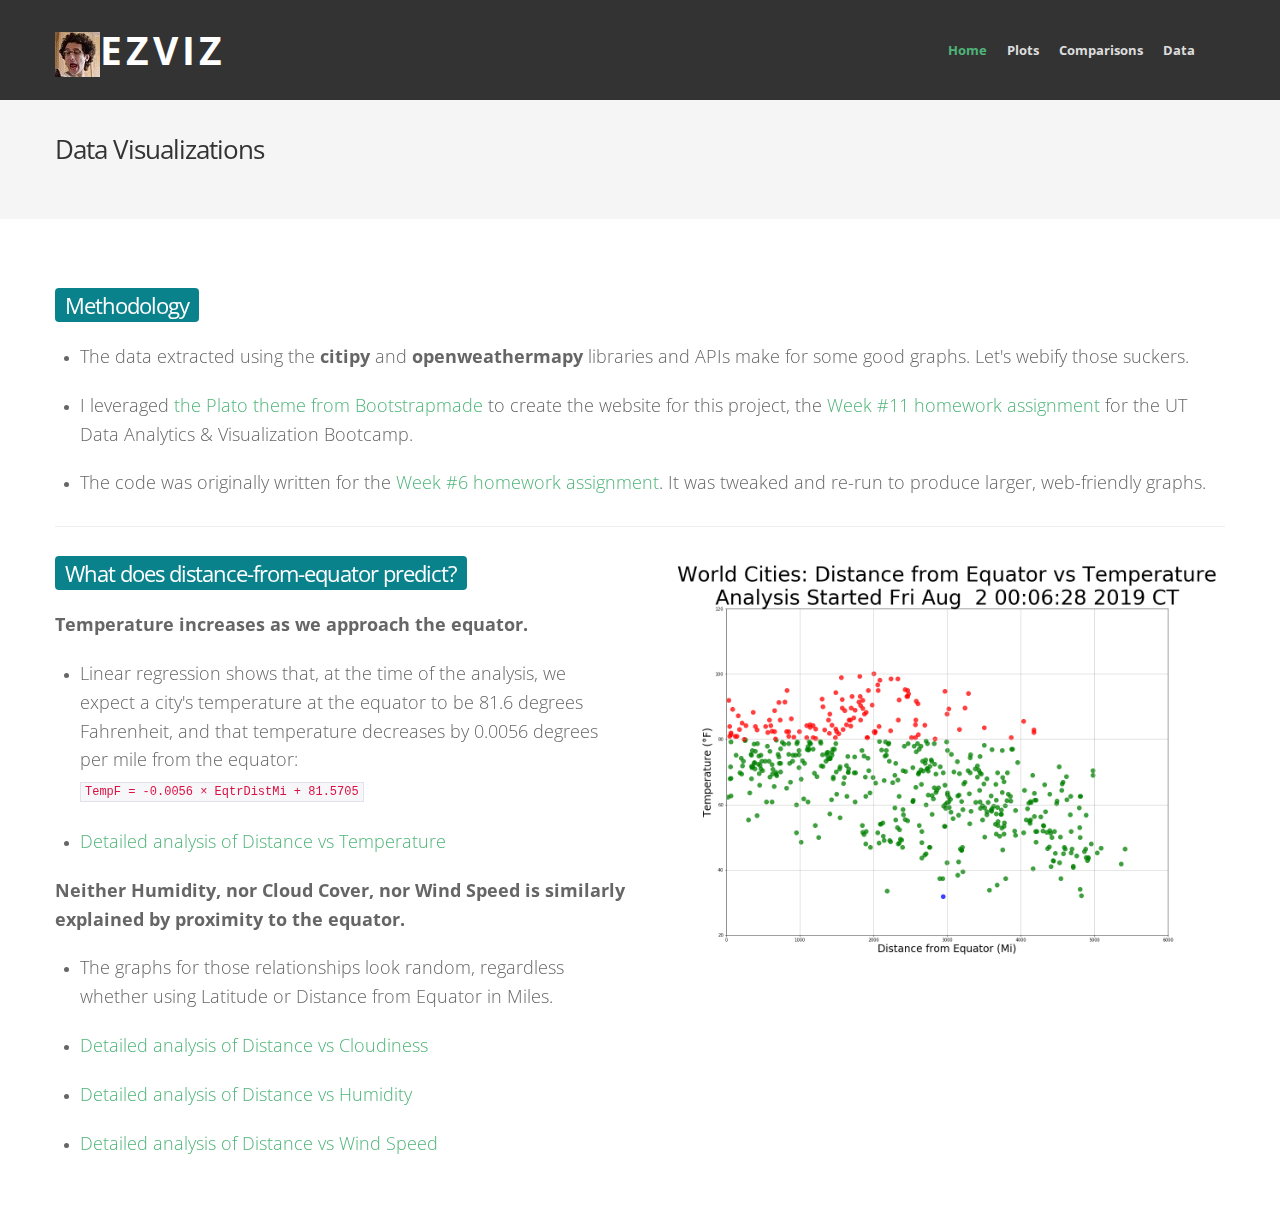
<file: index.html>
<!DOCTYPE html>
<html lang="en">

<head>
  <meta charset="utf-8">
  <title>Ezra Kenigsberg's Data Visualization Homework</title>
  <meta name="viewport" content="width=device-width, initial-scale=1.0">
  <meta name="description" content="Ezra Kenigsberg's Data Visualization Homework">
  <meta name="author" content="Ezra Kenigsberg">
  <!-- styles -->
  <link href="assets/css/bootstrap.css" rel="stylesheet">
  <link href="assets/css/bootstrap-responsive.css" rel="stylesheet">
  <link href="assets/css/docs.css" rel="stylesheet">
  <link href="assets/css/prettyPhoto.css" rel="stylesheet">
  <link href="assets/js/google-code-prettify/prettify.css" rel="stylesheet">
  <link href="assets/css/flexslider.css" rel="stylesheet">
  <link href="assets/css/refineslide.css" rel="stylesheet">
  <link href="assets/css/font-awesome.css" rel="stylesheet">
  <link href="assets/css/animate.css" rel="stylesheet">
  <link href="https://fonts.googleapis.com/css?family=Open+Sans:400italic,400,600,700" rel="stylesheet">

  <link href="assets/css/style.css" rel="stylesheet">
  <link href="assets/color/default.css" rel="stylesheet">

  <!-- fav and touch icons -->
  <link rel="shortcut icon" href="assets/ico/favicon.ico">
  <link rel="apple-touch-icon-precomposed" sizes="144x144" href="assets/ico/apple-touch-icon-144-precomposed.png">
  <link rel="apple-touch-icon-precomposed" sizes="114x114" href="assets/ico/apple-touch-icon-114-precomposed.png">
  <link rel="apple-touch-icon-precomposed" sizes="72x72" href="assets/ico/apple-touch-icon-72-precomposed.png">
  <link rel="apple-touch-icon-precomposed" href="assets/ico/apple-touch-icon-57-precomposed.png">

  <!-- =======================================================
    Theme Name: Plato
    Theme URL: https://bootstrapmade.com/plato-responsive-bootstrap-website-template/
    Author: BootstrapMade.com
    Author URL: https://bootstrapmade.com
  ======================================================= -->
</head>

<body>
  <header>
    <!-- Navbar
    ================================================== -->
    <div class="cbp-af-header">
      <div class=" cbp-af-inner">
        <div class="container">
          <div class="row">

            <div class="span4">
              <!-- logo -->
              <div class="logo">
			    <h1><a href="index.html"><img src="assets/img/Ezra's Studly Jewfro2.JPG" class="logo" alt="" />EzViz</a></h1>
			  </div>
              <!-- end logo -->
            </div>

            <div class="span8">
              <!-- top menu -->
              <div class="navbar">
                <div class="navbar-inner">
                  <nav>
                    <ul class="nav topnav">
                      <li class="dropdown active">
                        <a href="index.html">Home</a>
                      </li>
                      <li class="dropdown">
                        <a href="#">Plots</a>
                        <ul class="dropdown-menu">
                          <li><a href="distvscloud.html">Distance vs. Cloudiness</a></li>
                          <li><a href="distvshum.html">Distance vs. Humidity</a></li>
                          <li><a href="distvstemp.html">Distance vs. Temperature</a></li>
                          <li><a href="distvswind.html">Distance vs. Wind Speed</a></li>
                        </ul>
                      </li>
                      <li>
                        <a href="comparisons.html">Comparisons</a>
                      </li>
                      <li>
                        <a href="data.html">Data</a>
                      </li>
                    </ul>
                  </nav>
                </div>
              </div>
              <!-- end menu -->
            </div>

          </div>
        </div>
      </div>
    </div>
  </header>
  <section id="subintro">
    <div class="container">
      <div class="row">
        <div class="span4">
          <h3>Data Visualizations</h3>
        </div>
      </div>
    </div>
  </section>
  <section id="maincontent">
    <div class="container">
      <div class="row">
        <div class="span12">
          <div class="page-header">
            <h5><span class="highlight primary">Methodology</span></h5>
			  <ul>
			    <li><p class="lead">The data extracted using the <strong>citipy</strong> and <strong>openweathermapy</strong> libraries and APIs make for some good graphs. Let's webify those suckers.</p></li>
			    <li><p class="lead">I leveraged <a href="https://bootstrapmade.com/plato-responsive-bootstrap-website-template/" target="_blank">the Plato theme from Bootstrapmade</a> to create the website for this project, the <a href="https://github.com/the-Coding-Boot-Camp-at-UT/UTAMCB201904DATA3/blob/master/11-Web/Homework/Instructions/README.md" target="_blank">Week #11 homework assignment</a> for the UT Data Analytics & Visualization Bootcamp.</p></li>
			    <li><p class="lead">The code was originally written for the <a href="https://github.com/ekenigsberg/BootCampHomework06-2019-06-26/blob/master/README.md" target="_blank">Week #6 homework assignment</a>. It was  tweaked and re-run to produce larger, web-friendly graphs.</p></li>
			  </ul>
          </div>
		</div>
        <div class="span6">
			<h5><span class="highlight primary">What does distance-from-equator predict?</span></h5>
            <p class="lead">
              <strong>Temperature increases as we approach the equator.</strong>
            </p>
            <ul>
              <li><p class="lead">Linear regression shows that, at the time of the analysis, we expect a city's temperature at the equator to be 81.6 degrees Fahrenheit, and that temperature decreases by 0.0056 degrees per mile from the equator:<br/><code>TempF = -0.0056 × EqtrDistMi + 81.5705</code></p></li>
              <li><p class="lead"><a href="distvstemp.html">Detailed analysis of Distance vs Temperature</a></p></li>
            </ul>
            <p class="lead">
              <strong>Neither Humidity, nor Cloud Cover, nor Wind Speed is similarly explained by proximity to the equator.</strong>
            </p>
            <ul>
              <li><p class="lead">The graphs for those relationships look random, regardless whether using Latitude or Distance from Equator in Miles.</p></li>
              <li><p class="lead"><a href="distvscloud.html">Detailed analysis of Distance vs Cloudiness</a></p></li>
              <li><p class="lead"><a href="distvshum.html">Detailed analysis of Distance vs Humidity</a></p></li>
              <li><p class="lead"><a href="distvswind.html">Detailed analysis of Distance vs Wind Speed</a></p></li>
            </ul>
        </div>
		<div class="span6">
		  <a href="distvstemp.html"><img src="assets/img/Dist%20vs%20Temp.png" alt="Dist vs Temp" style="img.inline; float: right; margin: 0 0 20px 20px;"/></a>
		</div>
      </div>
    </div>
  </section>

  <script src="assets/js/jquery.js"></script>
  <script src="assets/js/modernizr.js"></script>
  <script src="assets/js/jquery.easing.1.3.js"></script>
  <script src="assets/js/google-code-prettify/prettify.js"></script>
  <script src="assets/js/bootstrap.js"></script>
  <script src="assets/js/jquery.prettyPhoto.js"></script>
  <script src="assets/js/portfolio/jquery.quicksand.js"></script>
  <script src="assets/js/portfolio/setting.js"></script>
  <script src="assets/js/hover/jquery-hover-effect.js"></script>
  <script src="assets/js/jquery.flexslider.js"></script>
  <script src="assets/js/classie.js"></script>
  <script src="assets/js/cbpAnimatedHeader.min.js"></script>
  <script src="assets/js/jquery.refineslide.js"></script>
  <script src="assets/js/jquery.ui.totop.js"></script>

  <!-- Template Custom Javascript File -->
  <script src="assets/js/custom.js"></script>

</body>

</html>
</file>
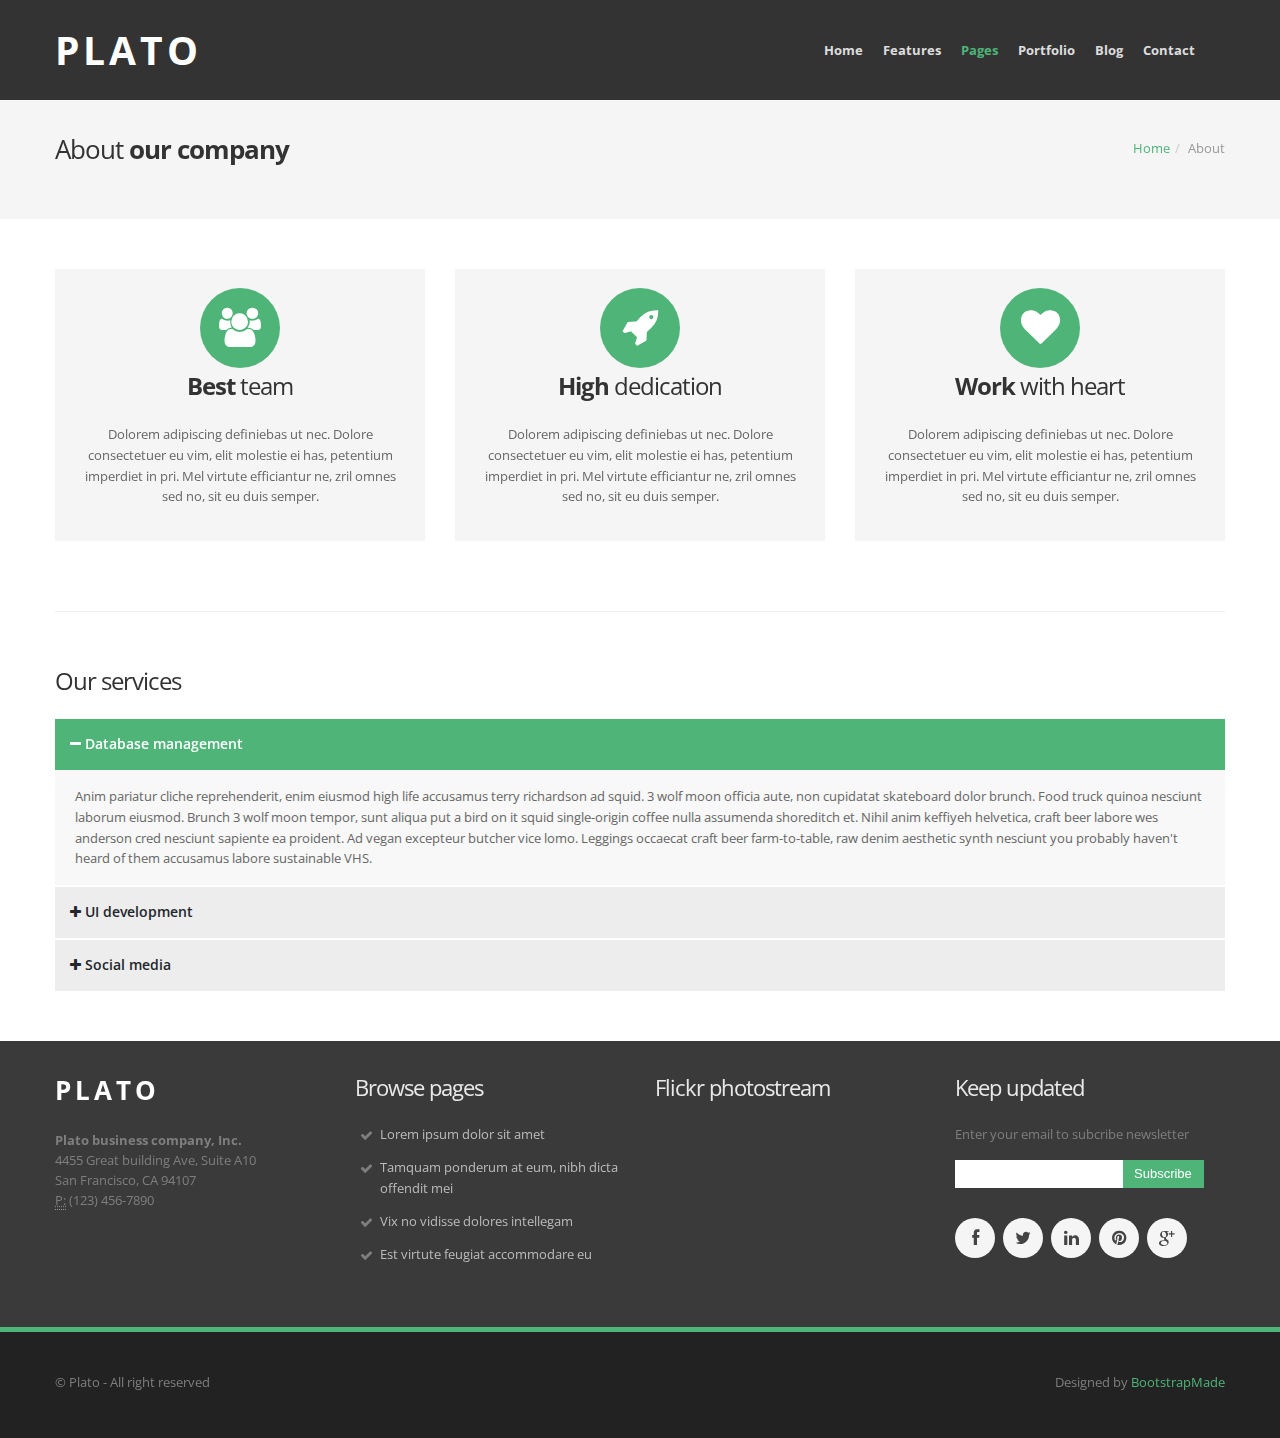
<file: about.html>
<!DOCTYPE html>
<html lang="en">

<head>
  <meta charset="utf-8">
  <title>Plato - Clean responsive bootstrap website template</title>
  <meta name="viewport" content="width=device-width, initial-scale=1.0">
  <meta name="description" content="Clean responsive bootstrap website template">
  <meta name="author" content="">
  <!-- styles -->
  <link href="assets/css/bootstrap.css" rel="stylesheet">
  <link href="assets/css/bootstrap-responsive.css" rel="stylesheet">
  <link href="assets/css/docs.css" rel="stylesheet">
  <link href="assets/css/prettyPhoto.css" rel="stylesheet">
  <link href="assets/js/google-code-prettify/prettify.css" rel="stylesheet">
  <link href="assets/css/prettyPhoto.css" rel="stylesheet">
  <link href="assets/css/flexslider.css" rel="stylesheet">
  <link href="assets/css/refineslide.css" rel="stylesheet">
  <link href="assets/css/font-awesome.css" rel="stylesheet">
  <link href="assets/css/animate.css" rel="stylesheet">
  <link href="https://fonts.googleapis.com/css?family=Open+Sans:400italic,400,600,700" rel="stylesheet">

  <link href="assets/css/style.css" rel="stylesheet">
  <link href="assets/color/default.css" rel="stylesheet">

  <!-- fav and touch icons -->
  <link rel="shortcut icon" href="assets/ico/favicon.ico">
  <link rel="apple-touch-icon-precomposed" sizes="144x144" href="assets/ico/apple-touch-icon-144-precomposed.png">
  <link rel="apple-touch-icon-precomposed" sizes="114x114" href="assets/ico/apple-touch-icon-114-precomposed.png">
  <link rel="apple-touch-icon-precomposed" sizes="72x72" href="assets/ico/apple-touch-icon-72-precomposed.png">
  <link rel="apple-touch-icon-precomposed" href="assets/ico/apple-touch-icon-57-precomposed.png">

  <!-- =======================================================
    Theme Name: Plato
    Theme URL: https://bootstrapmade.com/plato-responsive-bootstrap-website-template/
    Author: BootstrapMade.com
    Author URL: https://bootstrapmade.com
  ======================================================= -->
</head>

<body>
  <header>
    <!-- Navbar
    ================================================== -->
    <div class=" cbp-af-header">
      <div class=" cbp-af-inner">
        <div class="container">
          <div class="row">

            <div class="span4">
              <!-- logo -->
              <a class="logo" href="index.html">
                <h1>Plato</h1>
                <!-- <img src="assets/img/logo.png" alt="" /> -->
              </a>
              <!-- end logo -->
            </div>

            <div class="span8">
              <!-- top menu -->
              <div class="navbar">
                <div class="navbar-inner">
                  <nav>
                    <ul class="nav topnav">
                      <li class="dropdown">
                        <a href="index.html">Home</a>
                      </li>
                      <li class="dropdown">
                        <a href="#">Features</a>
                        <ul class="dropdown-menu">
                          <li><a href="scaffolding.html">Scaffolding</a></li>
                          <li><a href="base-css.html">Base CSS</a></li>
                          <li><a href="components.html">Components</a></li>
                          <li><a href="icons.html">Icons</a></li>
                          <li><a href="list.html">Styled lists</a></li>
                          <li class="dropdown"><a href="#">3rd level</a>
                            <ul class="dropdown-menu sub-menu">
                              <li><a href="#">Example menu</a></li>
                              <li><a href="#">Example menu</a></li>
                              <li><a href="#">Example menu</a></li>
                            </ul>
                          </li>
                        </ul>
                      </li>
                      <li class="dropdown active">
                        <a href="#">Pages</a>
                        <ul class="dropdown-menu">
                          <li><a href="about.html">About us</a></li>
                          <li><a href="pricingtable.html">Pricing table</a></li>
                          <li><a href="404.html">404</a></li>
                        </ul>
                      </li>
                      <li class="dropdown">
                        <a href="#">Portfolio</a>
                        <ul class="dropdown-menu">
                          <li><a href="portfolio-2cols.html">Portfolio 2 columns</a></li>
                          <li><a href="portfolio-3cols.html">Portfolio 3 columns</a></li>
                          <li><a href="portfolio-4cols.html">Portfolio 4 columns</a></li>
                          <li><a href="portfolio-detail.html">Portfolio detail</a></li>
                        </ul>
                      </li>
                      <li class="dropdown">
                        <a href="#">Blog</a>
                        <ul class="dropdown-menu">
                          <li><a href="blog_left_sidebar.html">Blog left sidebar</a></li>
                          <li><a href="blog_right_sidebar.html">Blog right sidebar</a></li>
                          <li><a href="post_left_sidebar.html">Post left sidebar</a></li>
                          <li><a href="post_right_sidebar.html">Post right sidebar</a></li>
                        </ul>
                      </li>
                      <li>
                        <a href="contact.html">Contact</a>
                      </li>
                    </ul>
                  </nav>
                </div>
              </div>
              <!-- end menu -->
            </div>

          </div>
        </div>
      </div>
    </div>
  </header>
  <!-- Subhead
================================================== -->
  <section id="subintro">

    <div class="container">
      <div class="row">
        <div class="span4">
          <h3>About <strong>our company</strong></h3>
        </div>
        <div class="span8">
          <ul class="breadcrumb notop">
            <li><a href="#">Home</a><span class="divider">/</span></li>
            <li class="active">About</li>
          </ul>
        </div>
      </div>
    </div>

  </section>

  <section id="maincontent">
    <div class="container">
      <div class="row">
        <div class="span4">
          <div class="well">
            <div class="centered e_bounce">
              <i class="icon-bg-light icon-circled icon-group icon-3x active"></i>
              <h4><strong>Best</strong> team</h4>
              <p>
                Dolorem adipiscing definiebas ut nec. Dolore consectetuer eu vim, elit molestie ei has, petentium imperdiet in pri. Mel virtute efficiantur ne, zril omnes sed no, sit eu duis semper.
              </p>
            </div>
          </div>
        </div>
        <div class="span4">
          <div class="well">
            <div class="centered e_bounce">
              <i class="icon-bg-light icon-circled icon-rocket icon-3x active"></i>
              <h4><strong>High</strong> dedication</h4>
              <p>
                Dolorem adipiscing definiebas ut nec. Dolore consectetuer eu vim, elit molestie ei has, petentium imperdiet in pri. Mel virtute efficiantur ne, zril omnes sed no, sit eu duis semper.
              </p>
            </div>
          </div>
        </div>
        <div class="span4">
          <div class="well">
            <div class="centered e_bounce">
              <i class="icon-bg-light icon-circled icon-heart icon-3x active"></i>
              <h4><strong>Work</strong> with heart</h4>
              <p>
                Dolorem adipiscing definiebas ut nec. Dolore consectetuer eu vim, elit molestie ei has, petentium imperdiet in pri. Mel virtute efficiantur ne, zril omnes sed no, sit eu duis semper.
              </p>
            </div>
          </div>
        </div>
      </div>
      <div class="row">
        <div class="span12">
          <div class="solid_line">
          </div>
        </div>
      </div>
      <div class="row">
        <div class="span12">
          <h4>Our services</h4>
          <!-- start: Accordion -->
          <div class="accordion" id="accordion2">
            <div class="accordion-group">
              <div class="accordion-heading">
                <a class="accordion-toggle active" data-toggle="collapse" data-parent="#accordion2" href="#collapseOne">
						<i class="icon-minus"></i> Database management</a>
              </div>
              <div id="collapseOne" class="accordion-body collapse in">
                <div class="accordion-inner">
                  Anim pariatur cliche reprehenderit, enim eiusmod high life accusamus terry richardson ad squid. 3 wolf moon officia aute, non cupidatat skateboard dolor brunch. Food truck quinoa nesciunt laborum eiusmod. Brunch 3 wolf moon tempor, sunt aliqua put a bird
                  on it squid single-origin coffee nulla assumenda shoreditch et. Nihil anim keffiyeh helvetica, craft beer labore wes anderson cred nesciunt sapiente ea proident. Ad vegan excepteur butcher vice lomo. Leggings occaecat craft beer farm-to-table,
                  raw denim aesthetic synth nesciunt you probably haven't heard of them accusamus labore sustainable VHS.
                </div>
              </div>
            </div>
            <div class="accordion-group">
              <div class="accordion-heading">
                <a class="accordion-toggle" data-toggle="collapse" data-parent="#accordion2" href="#collapseTwo">
						<i class="icon-plus"></i> UI development</a>
              </div>
              <div id="collapseTwo" class="accordion-body collapse">
                <div class="accordion-inner">
                  Anim pariatur cliche reprehenderit, enim eiusmod high life accusamus terry richardson ad squid. 3 wolf moon officia aute, non cupidatat skateboard dolor brunch. Food truck quinoa nesciunt laborum eiusmod. Brunch 3 wolf moon tempor, sunt aliqua put a bird
                  on it squid single-origin coffee nulla assumenda shoreditch et. Nihil anim keffiyeh helvetica, craft beer labore wes anderson cred nesciunt sapiente ea proident. Ad vegan excepteur butcher vice lomo. Leggings occaecat craft beer farm-to-table,
                  raw denim aesthetic synth nesciunt you probably haven't heard of them accusamus labore sustainable VHS.
                </div>
              </div>
            </div>
            <div class="accordion-group">
              <div class="accordion-heading">
                <a class="accordion-toggle" data-toggle="collapse" data-parent="#accordion2" href="#collapseThree">
						<i class="icon-plus"></i> Social media</a>
              </div>
              <div id="collapseThree" class="accordion-body collapse">
                <div class="accordion-inner">
                  Anim pariatur cliche reprehenderit, enim eiusmod high life accusamus terry richardson ad squid. 3 wolf moon officia aute, non cupidatat skateboard dolor brunch. Food truck quinoa nesciunt laborum eiusmod. Brunch 3 wolf moon tempor, sunt aliqua put a bird
                  on it squid single-origin coffee nulla assumenda shoreditch et. Nihil anim keffiyeh helvetica, craft beer labore wes anderson cred nesciunt sapiente ea proident. Ad vegan excepteur butcher vice lomo. Leggings occaecat craft beer farm-to-table,
                  raw denim aesthetic synth nesciunt you probably haven't heard of them accusamus labore sustainable VHS.
                </div>
              </div>
            </div>
          </div>
          <!--end: Accordion -->
        </div>
      </div>
    </div>
  </section>
  <!-- Footer
 ================================================== -->
  <footer class="footer">
    <div class="container">
      <div class="row">
        <div class="span3">
          <div class="widget">
            <!-- logo -->
            <div class="footerlogo">
              <h6><a href="index.html">Plato</a></h6>
              <!-- <img src="assets/img/logo.png" alt="" /> -->
            </div>
            <!-- end logo -->
            <address>
				<strong>Plato business company, Inc.</strong><br>
				 4455 Great building Ave, Suite A10<br>
				 San Francisco, CA 94107<br>
				<abbr title="Phone">P:</abbr> (123) 456-7890 </address>
          </div>
        </div>
        <div class="span3">
          <div class="widget">
            <h5>Browse pages</h5>
            <ul class="list list-ok">
              <li><a href="#">Lorem ipsum dolor sit amet</a></li>
              <li><a href="#">Tamquam ponderum at eum, nibh dicta offendit mei</a></li>
              <li><a href="#">Vix no vidisse dolores intellegam</a></li>
              <li><a href="#">Est virtute feugiat accommodare eu</a></li>
            </ul>
          </div>
        </div>
        <div class="span3">
          <div class="widget">
            <h5>Flickr photostream</h5>
            <div class="flickr_badge">
              <script type="text/javascript" src="http://www.flickr.com/badge_code_v2.gne?count=8&amp;display=random&amp;size=s&amp;layout=x&amp;source=user&amp;user=34178660@N03"></script>
            </div>
            <div class="clear"></div>
          </div>
        </div>
        <div class="span3">
          <div class="widget">
            <h5>Keep updated</h5>
            <p>
              Enter your email to subcribe newsletter
            </p>
            <form>
              <div class="input-append">
                <input class="span2" id="appendedInputButton" type="text">
                <button class="btn btn-color" type="submit">Subscribe</button>
              </div>
            </form>
            <ul class="social-network">
              <li><a href="#"><i class="icon-bg-light icon-facebook icon-circled icon-1x"></i></a></li>
              <li><a href="#" title="Twitter"><i class="icon-bg-light icon-twitter icon-circled icon-1x"></i></a></li>
              <li><a href="#" title="Linkedin"><i class="icon-bg-light icon-linkedin icon-circled icon-1x"></i></a></li>
              <li><a href="#" title="Pinterest"><i class="icon-bg-light icon-pinterest icon-circled icon-1x"></i></a></li>
              <li><a href="#" title="Google plus"><i class="icon-bg-light icon-google-plus icon-circled icon-1x"></i></a></li>
            </ul>
          </div>
        </div>
      </div>
    </div>
    <div class="subfooter">
      <div class="container">
        <div class="row">
          <div class="span6">
            <p>
              &copy; Plato - All right reserved
            </p>
          </div>
          <div class="span6">
            <div class="pull-right">
              <div class="credits">
                <!--
                  All the links in the footer should remain intact.
                  You can delete the links only if you purchased the pro version.
                  Licensing information: https://bootstrapmade.com/license/
                  Purchase the pro version with working PHP/AJAX contact form: https://bootstrapmade.com/buy/?theme=Plato
                -->
                Designed by <a href="https://bootstrapmade.com/">BootstrapMade</a>
              </div>
            </div>
          </div>
        </div>
      </div>
    </div>
  </footer>

  <script src="assets/js/jquery.js"></script>
  <script src="assets/js/modernizr.js"></script>
  <script src="assets/js/jquery.easing.1.3.js"></script>
  <script src="assets/js/google-code-prettify/prettify.js"></script>
  <script src="assets/js/bootstrap.js"></script>
  <script src="assets/js/jquery.prettyPhoto.js"></script>
  <script src="assets/js/portfolio/jquery.quicksand.js"></script>
  <script src="assets/js/portfolio/setting.js"></script>
  <script src="assets/js/hover/jquery-hover-effect.js"></script>
  <script src="assets/js/jquery.flexslider.js"></script>
  <script src="assets/js/classie.js"></script>
  <script src="assets/js/cbpAnimatedHeader.min.js"></script>
  <script src="assets/js/jquery.refineslide.js"></script>
  <script src="assets/js/animate.js"></script>
  <script src="assets/js/jquery.ui.totop.js"></script>

  <!-- Template Custom Javascript File -->
  <script src="assets/js/custom.js"></script>

</body>

</html>
</file>
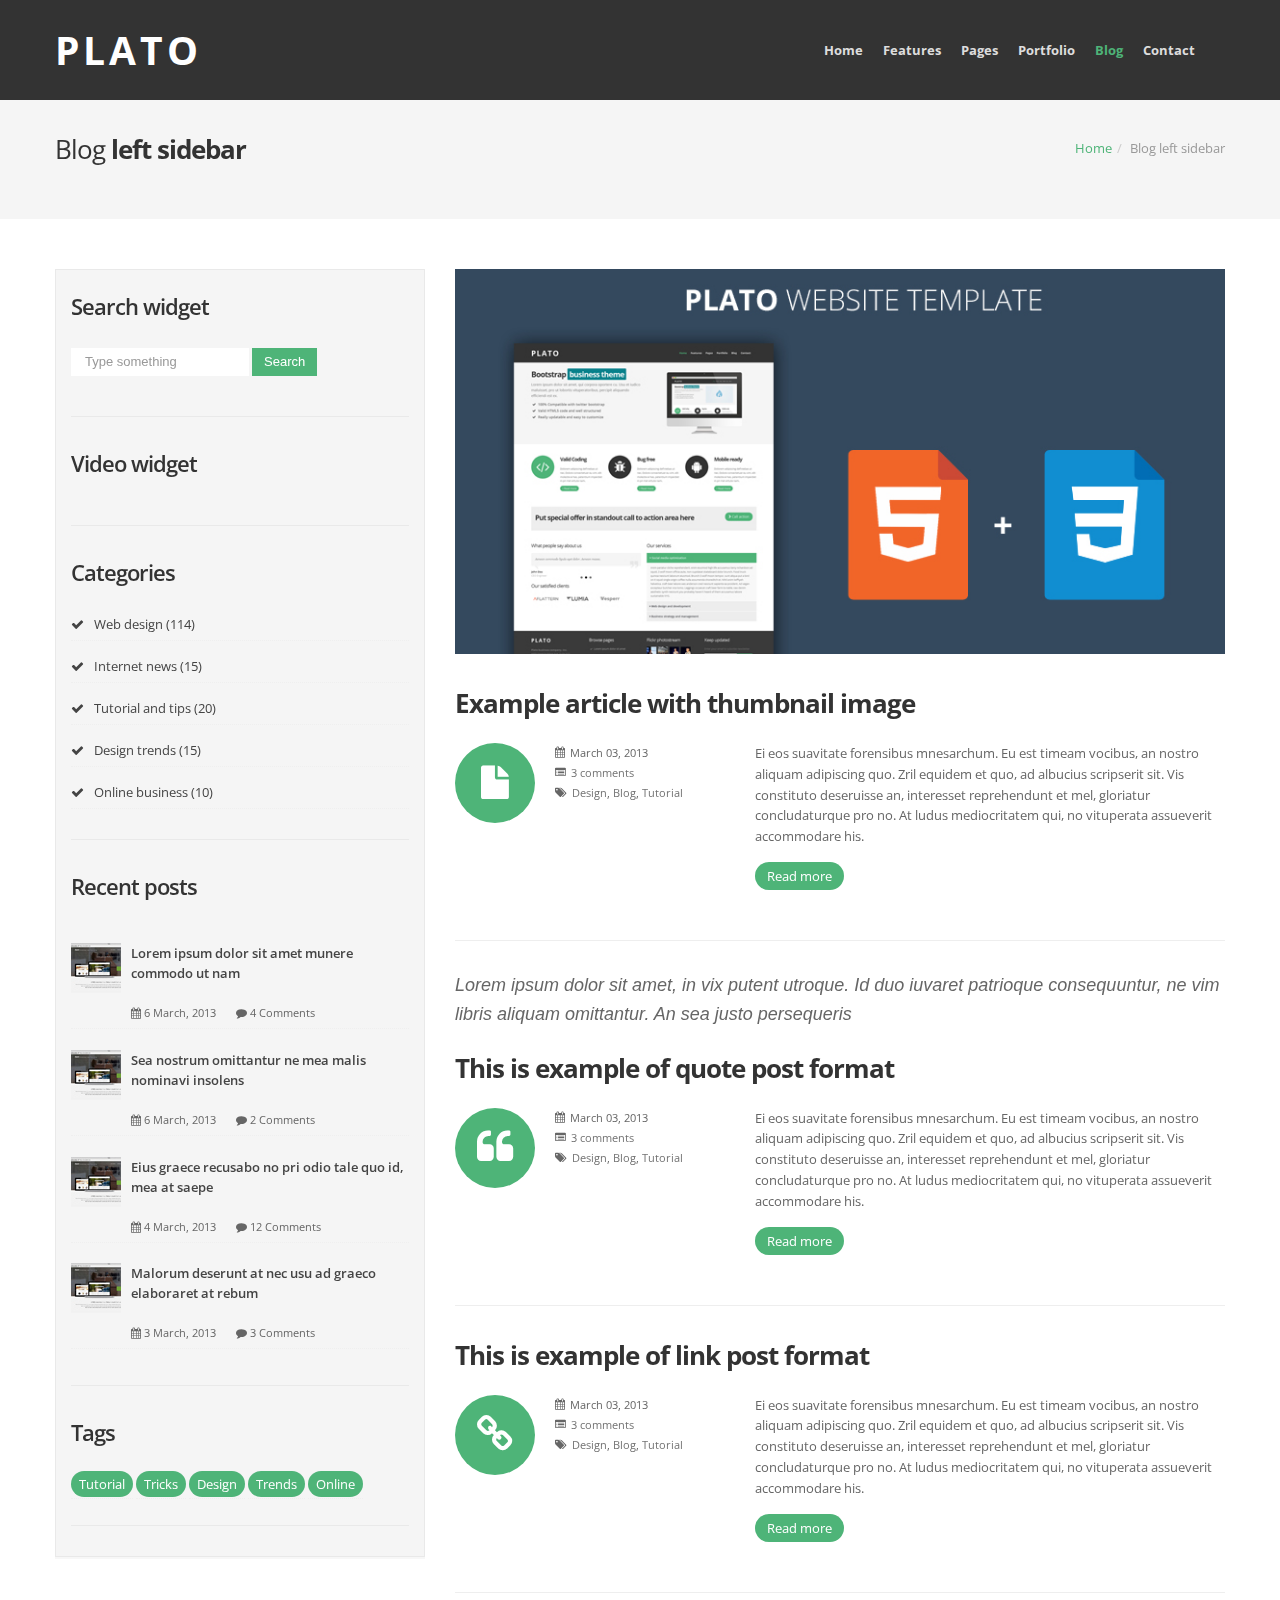
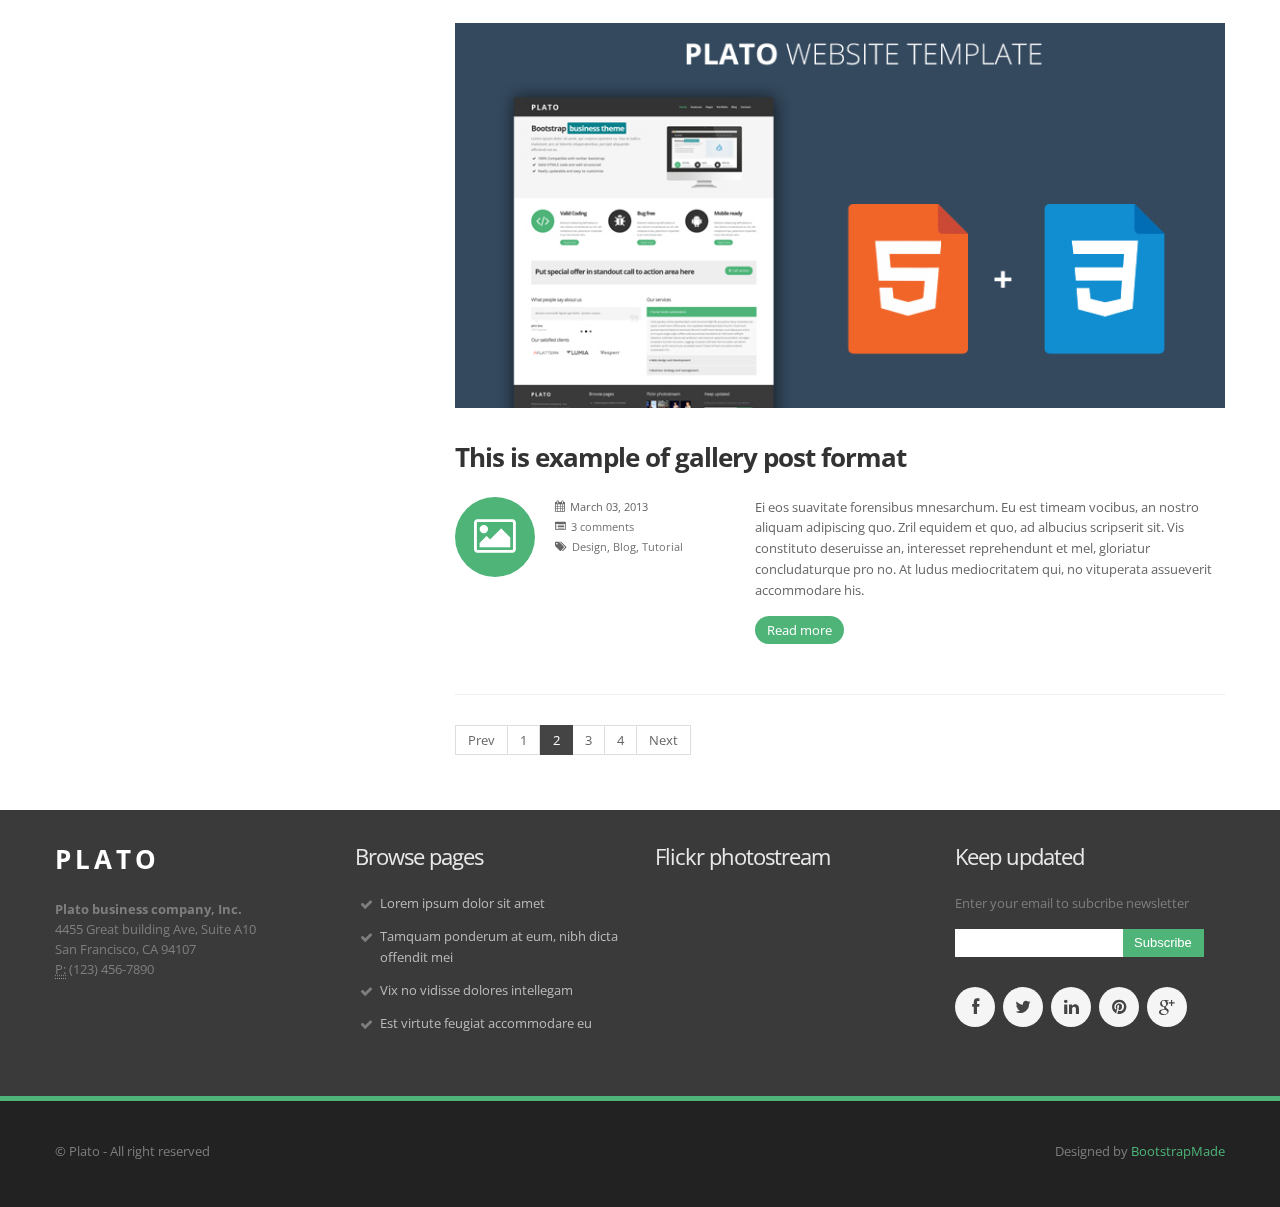
<file: blog_left_sidebar.html>
<!DOCTYPE html>
<html lang="en">

<head>
  <meta charset="utf-8">
  <title>Plato - Clean responsive bootstrap website template</title>
  <meta name="viewport" content="width=device-width, initial-scale=1.0">
  <meta name="description" content="Clean responsive bootstrap website template">
  <meta name="author" content="">
  <!-- styles -->
  <link href="assets/css/bootstrap.css" rel="stylesheet">
  <link href="assets/css/bootstrap-responsive.css" rel="stylesheet">
  <link href="assets/css/docs.css" rel="stylesheet">
  <link href="assets/css/prettyPhoto.css" rel="stylesheet">
  <link href="assets/js/google-code-prettify/prettify.css" rel="stylesheet">
  <link href="assets/css/prettyPhoto.css" rel="stylesheet">
  <link href="assets/css/flexslider.css" rel="stylesheet">
  <link href="assets/css/refineslide.css" rel="stylesheet">
  <link href="assets/css/font-awesome.css" rel="stylesheet">
  <link href="assets/css/animate.css" rel="stylesheet">
  <link href="https://fonts.googleapis.com/css?family=Open+Sans:400italic,400,600,700" rel="stylesheet">

  <link href="assets/css/style.css" rel="stylesheet">
  <link href="assets/color/default.css" rel="stylesheet">

  <!-- fav and touch icons -->
  <link rel="shortcut icon" href="assets/ico/favicon.ico">
  <link rel="apple-touch-icon-precomposed" sizes="144x144" href="assets/ico/apple-touch-icon-144-precomposed.png">
  <link rel="apple-touch-icon-precomposed" sizes="114x114" href="assets/ico/apple-touch-icon-114-precomposed.png">
  <link rel="apple-touch-icon-precomposed" sizes="72x72" href="assets/ico/apple-touch-icon-72-precomposed.png">
  <link rel="apple-touch-icon-precomposed" href="assets/ico/apple-touch-icon-57-precomposed.png">

  <!-- =======================================================
    Theme Name: Plato
    Theme URL: https://bootstrapmade.com/plato-responsive-bootstrap-website-template/
    Author: BootstrapMade.com
    Author URL: https://bootstrapmade.com
  ======================================================= -->
</head>

<body>

  <header>
    <!-- Navbar
      ================================================== -->
    <div class=" cbp-af-header">
      <div class=" cbp-af-inner">
        <div class="container">
          <div class="row">

            <div class="span4">
              <!-- logo -->
              <a class="logo" href="index.html">
                <h1>Plato</h1>
                <!-- <img src="assets/img/logo.png" alt="" /> -->
              </a>
              <!-- end logo -->
            </div>

            <div class="span8">
              <!-- top menu -->
              <div class="navbar">
                <div class="navbar-inner">
                  <nav>
                    <ul class="nav topnav">
                      <li class="dropdown">
                        <a href="index.html">Home</a>
                      </li>
                      <li class="dropdown">
                        <a href="#">Features</a>
                        <ul class="dropdown-menu">
                          <li><a href="scaffolding.html">Scaffolding</a></li>
                          <li><a href="base-css.html">Base CSS</a></li>
                          <li><a href="components.html">Components</a></li>
                          <li><a href="icons.html">Icons</a></li>
                          <li><a href="list.html">Styled lists</a></li>
                          <li class="dropdown"><a href="#">3rd level</a>
                            <ul class="dropdown-menu sub-menu">
                              <li><a href="#">Example menu</a></li>
                              <li><a href="#">Example menu</a></li>
                              <li><a href="#">Example menu</a></li>
                            </ul>
                          </li>
                        </ul>
                      </li>
                      <li class="dropdown">
                        <a href="#">Pages</a>
                        <ul class="dropdown-menu">
                          <li><a href="about.html">About us</a></li>
                          <li><a href="pricingtable.html">Pricing table</a></li>
                          <li><a href="404.html">404</a></li>
                        </ul>
                      </li>
                      <li class="dropdown">
                        <a href="#">Portfolio</a>
                        <ul class="dropdown-menu">
                          <li><a href="portfolio-2cols.html">Portfolio 2 columns</a></li>
                          <li><a href="portfolio-3cols.html">Portfolio 3 columns</a></li>
                          <li><a href="portfolio-4cols.html">Portfolio 4 columns</a></li>
                          <li><a href="portfolio-detail.html">Portfolio detail</a></li>
                        </ul>
                      </li>
                      <li class="dropdown active">
                        <a href="#">Blog</a>
                        <ul class="dropdown-menu">
                          <li><a href="blog_left_sidebar.html">Blog left sidebar</a></li>
                          <li><a href="blog_right_sidebar.html">Blog right sidebar</a></li>
                          <li><a href="post_left_sidebar.html">Post left sidebar</a></li>
                          <li><a href="post_right_sidebar.html">Post right sidebar</a></li>
                        </ul>
                      </li>
                      <li>
                        <a href="contact.html">Contact</a>
                      </li>
                    </ul>
                  </nav>
                </div>
              </div>
              <!-- end menu -->
            </div>

          </div>
        </div>
      </div>
    </div>
  </header>
  <!-- Subhead
================================================== -->
  <section id="subintro">

    <div class="container">
      <div class="row">
        <div class="span4">
          <h3>Blog <strong>left sidebar</strong></h3>
        </div>
        <div class="span8">
          <ul class="breadcrumb notop">
            <li><a href="#">Home</a><span class="divider">/</span></li>
            <li class="active">Blog left sidebar</li>
          </ul>
        </div>
      </div>
    </div>

  </section>

  <section id="maincontent">
    <div class="container">
      <div class="row">
        <div class="span4">
          <aside>
            <div class="widget">
              <h4>Search widget</h4>
              <form class="form-search">
                <input placeholder="Type something" type="text" class="input-medium search-query">
                <button type="submit" class="btn btn-flat btn-color">Search</button>
              </form>
            </div>
            <div class="widget">
              <h4>Video widget</h4>
              <div class="video-container">
              </div>
            </div>
            <div class="widget">
              <h4>Categories</h4>
              <ul class="cat">
                <li><a href="#">Web design (114)</a></li>
                <li><a href="#">Internet news (15)</a></li>
                <li><a href="#">Tutorial and tips (20)</a></li>
                <li><a href="#">Design trends (15)</a></li>
                <li><a href="#">Online business (10)</a></li>
              </ul>
            </div>
            <div class="widget">
              <h4>Recent posts</h4>
              <ul class="recent-posts">
                <li><a href="#"><img src="assets/img/dummies/post-50.jpg" alt="" /> Lorem ipsum dolor sit amet munere commodo ut nam</a>
                  <div class="clear">
                  </div>
                  <span class="date"><i class="icon-calendar"></i> 6 March, 2013</span>
                  <span class="comment"><i class="icon-comment"></i> 4 Comments</span>
                </li>
                <li><a href="#"><img src="assets/img/dummies/post-50.jpg" alt="" /> Sea nostrum omittantur ne mea malis nominavi insolens</a>
                  <div class="clear">
                  </div>
                  <span class="date"><i class="icon-calendar"></i> 6 March, 2013</span>
                  <span class="comment"><i class="icon-comment"></i> 2 Comments</span>
                </li>
                <li><a href="#"><img src="assets/img/dummies/post-50.jpg" alt="" /> Eius graece recusabo no pri odio tale quo id, mea at saepe</a>
                  <div class="clear">
                  </div>
                  <span class="date"><i class="icon-calendar"></i> 4 March, 2013</span>
                  <span class="comment"><i class="icon-comment"></i> 12 Comments</span>
                </li>
                <li><a href="#"><img src="assets/img/dummies/post-50.jpg" alt="" /> Malorum deserunt at nec usu ad graeco elaboraret at rebum</a>
                  <div class="clear">
                  </div>
                  <span class="date"><i class="icon-calendar"></i> 3 March, 2013</span>
                  <span class="comment"><i class="icon-comment"></i> 3 Comments</span>
                </li>
              </ul>
            </div>
            <div class="widget">
              <h4>Tags</h4>
              <ul class="tags">
                <li><a href="#">Tutorial</a></li>
                <li><a href="#">Tricks</a></li>
                <li><a href="#">Design</a></li>
                <li><a href="#">Trends</a></li>
                <li><a href="#">Online</a></li>
              </ul>
            </div>
          </aside>
        </div>
        <div class="span8">
          <!-- start article 1 -->
          <article class="blog-post">
            <div class="post-image">
              <a href="#"><img src="assets/img/dummies/blog1.jpg" alt="" /></a>
            </div>
            <div class="post-heading">
              <h3><a href="#">Example article with thumbnail image</a></h3>
            </div>
            <div class="row">
              <div class="span3">
                <div class="post-icon">
                  <i class="icon-bg-dark icon-circled icon-file icon-3x active"></i>
                </div>
                <ul class="post-meta">
                  <li class="first"><i class="icon-calendar"></i><span>March 03, 2013</span></li>
                  <li><i class="icon-list-alt"></i><span><a href="#">3 comments</a></span></li>
                  <li class="last"><i class="icon-tags"></i><span><a href="#">Design</a>, <a href="#">Blog</a>, <a href="#">Tutorial</a></span></li>
                </ul>
                <div class="clear"></div>
              </div>
              <div class="span5">
                <p>
                  Ei eos suavitate forensibus mnesarchum. Eu est timeam vocibus, an nostro aliquam adipiscing quo. Zril equidem et quo, ad albucius scripserit sit. Vis constituto deseruisse an, interesset reprehendunt et mel, gloriatur concludaturque pro no. At ludus mediocritatem
                  qui, no vituperata assueverit accommodare his.
                </p>
                <a href="#" class="btn btn-color btn-rounded">Read more</a>
              </div>
            </div>
          </article>
          <!-- end article 1 -->
        
          <!-- start article 3 -->
          <article class="blog-post">
            <div class="post-quote">
              <blockquote>Lorem ipsum dolor sit amet, in vix putent utroque. Id duo iuvaret patrioque consequuntur, ne vim libris aliquam omittantur. An sea justo persequeris
              </blockquote>
            </div>
            <div class="post-heading">
              <h3><a href="#">This is example of quote post format</a></h3>
            </div>
            <div class="row">
              <div class="span3">
                <div class="post-icon">
                  <i class="icon-bg-dark icon-circled icon-quote-left icon-3x active"></i>
                </div>
                <ul class="post-meta">
                  <li class="first"><i class="icon-calendar"></i><span>March 03, 2013</span></li>
                  <li><i class="icon-list-alt"></i><span><a href="#">3 comments</a></span></li>
                  <li class="last"><i class="icon-tags"></i><span><a href="#">Design</a>, <a href="#">Blog</a>, <a href="#">Tutorial</a></span></li>
                </ul>
                <div class="clear"></div>
              </div>
              <div class="span5">
                <p>
                  Ei eos suavitate forensibus mnesarchum. Eu est timeam vocibus, an nostro aliquam adipiscing quo. Zril equidem et quo, ad albucius scripserit sit. Vis constituto deseruisse an, interesset reprehendunt et mel, gloriatur concludaturque pro no. At ludus mediocritatem
                  qui, no vituperata assueverit accommodare his.
                </p>
                <a href="#" class="btn btn-color btn-rounded">Read more</a>
              </div>
            </div>
          </article>
          <!-- end article 3 -->
          <!-- start article 4 -->
          <article class="blog-post">
            <div class="post-heading">
              <div class="post-link">
                <h3><a href="#">This is example of link post format</a></h3></div>
            </div>
            <div class="row">
              <div class="span3">
                <div class="post-icon">
                  <i class="icon-bg-dark icon-circled icon-link icon-3x active"></i>
                </div>
                <ul class="post-meta">
                  <li class="first"><i class="icon-calendar"></i><span>March 03, 2013</span></li>
                  <li><i class="icon-list-alt"></i><span><a href="#">3 comments</a></span></li>
                  <li class="last"><i class="icon-tags"></i><span><a href="#">Design</a>, <a href="#">Blog</a>, <a href="#">Tutorial</a></span></li>
                </ul>
                <div class="clear"></div>
              </div>
              <div class="span5">
                <p>
                  Ei eos suavitate forensibus mnesarchum. Eu est timeam vocibus, an nostro aliquam adipiscing quo. Zril equidem et quo, ad albucius scripserit sit. Vis constituto deseruisse an, interesset reprehendunt et mel, gloriatur concludaturque pro no. At ludus mediocritatem
                  qui, no vituperata assueverit accommodare his.
                </p>
                <a href="#" class="btn btn-color btn-rounded">Read more</a>
              </div>
            </div>
          </article>
          <!-- end article 4 -->

          <!-- start article 5 -->
          <article class="blog-post">
            <div class="post-gallery">
              <!-- start flexslider -->
              <div class="flexslider">
                <ul class="slides">
                  <li>
                    <img src="assets/img/dummies/blog1.jpg" alt="" />
                  </li>
                  <li>
                    <img src="assets/img/dummies/blog2.jpg" alt="" />
                  </li>
                  <li>
                    <img src="assets/img/dummies/blog3.jpg" alt="" />
                  </li>
                </ul>
              </div>
              <!-- end flexslider -->
            </div>
            <div class="post-heading">
              <h3><a href="#">This is example of gallery post format</a></h3>
            </div>
            <div class="row">
              <div class="span3">
                <div class="post-icon">
                  <i class="icon-bg-dark icon-circled icon-picture icon-3x active"></i>
                </div>
                <ul class="post-meta">
                  <li class="first"><i class="icon-calendar"></i><span>March 03, 2013</span></li>
                  <li><i class="icon-list-alt"></i><span><a href="#">3 comments</a></span></li>
                  <li class="last"><i class="icon-tags"></i><span><a href="#">Design</a>, <a href="#">Blog</a>, <a href="#">Tutorial</a></span></li>
                </ul>
                <div class="clear"></div>
              </div>
              <div class="span5">
                <p>
                  Ei eos suavitate forensibus mnesarchum. Eu est timeam vocibus, an nostro aliquam adipiscing quo. Zril equidem et quo, ad albucius scripserit sit. Vis constituto deseruisse an, interesset reprehendunt et mel, gloriatur concludaturque pro no. At ludus mediocritatem
                  qui, no vituperata assueverit accommodare his.
                </p>
                <a href="#" class="btn btn-color btn-rounded">Read more</a>
              </div>
            </div>
          </article>
          <!-- end article 5 -->

          <div class="pagination">
            <ul>
              <li><a href="#">Prev</a></li>
              <li><a href="#">1</a></li>
              <li class="active"><a href="#">2</a></li>
              <li><a href="#">3</a></li>
              <li><a href="#">4</a></li>
              <li><a href="#">Next</a></li>
            </ul>
          </div>
        </div>
      </div>
    </div>
  </section>

 <!-- Footer
================================================== -->
 <footer class="footer">
   <div class="container">
     <div class="row">
       <div class="span3">
         <div class="widget">
           <!-- logo -->
           <div class="footerlogo">
             <h6><a href="index.html">Plato</a></h6>
             <!-- <img src="assets/img/logo.png" alt="" /> -->
           </div>
           <!-- end logo -->
           <address>
       <strong>Plato business company, Inc.</strong><br>
        4455 Great building Ave, Suite A10<br>
        San Francisco, CA 94107<br>
       <abbr title="Phone">P:</abbr> (123) 456-7890 </address>
         </div>
       </div>
       <div class="span3">
         <div class="widget">
           <h5>Browse pages</h5>
           <ul class="list list-ok">
             <li><a href="#">Lorem ipsum dolor sit amet</a></li>
             <li><a href="#">Tamquam ponderum at eum, nibh dicta offendit mei</a></li>
             <li><a href="#">Vix no vidisse dolores intellegam</a></li>
             <li><a href="#">Est virtute feugiat accommodare eu</a></li>
           </ul>
         </div>
       </div>
       <div class="span3">
         <div class="widget">
           <h5>Flickr photostream</h5>
           <div class="flickr_badge">
             <script type="text/javascript" src="http://www.flickr.com/badge_code_v2.gne?count=8&amp;display=random&amp;size=s&amp;layout=x&amp;source=user&amp;user=34178660@N03"></script>
           </div>
           <div class="clear"></div>
         </div>
       </div>
       <div class="span3">
         <div class="widget">
           <h5>Keep updated</h5>
           <p>
             Enter your email to subcribe newsletter
           </p>
           <form>
             <div class="input-append">
               <input class="span2" id="appendedInputButton" type="text">
               <button class="btn btn-color" type="submit">Subscribe</button>
             </div>
           </form>
           <ul class="social-network">
             <li><a href="#"><i class="icon-bg-light icon-facebook icon-circled icon-1x"></i></a></li>
             <li><a href="#" title="Twitter"><i class="icon-bg-light icon-twitter icon-circled icon-1x"></i></a></li>
             <li><a href="#" title="Linkedin"><i class="icon-bg-light icon-linkedin icon-circled icon-1x"></i></a></li>
             <li><a href="#" title="Pinterest"><i class="icon-bg-light icon-pinterest icon-circled icon-1x"></i></a></li>
             <li><a href="#" title="Google plus"><i class="icon-bg-light icon-google-plus icon-circled icon-1x"></i></a></li>
           </ul>
         </div>
       </div>
     </div>
   </div>
   <div class="subfooter">
     <div class="container">
       <div class="row">
         <div class="span6">
           <p>
             &copy; Plato - All right reserved
           </p>
         </div>
         <div class="span6">
           <div class="pull-right">
             <div class="credits">
               <!--
                 All the links in the footer should remain intact.
                 You can delete the links only if you purchased the pro version.
                 Licensing information: https://bootstrapmade.com/license/
                 Purchase the pro version with working PHP/AJAX contact form: https://bootstrapmade.com/buy/?theme=Plato
               -->
               Designed by <a href="https://bootstrapmade.com/">BootstrapMade</a>
             </div>
           </div>
         </div>
       </div>
     </div>
   </div>
 </footer>

  <script src="assets/js/jquery.js"></script>
  <script src="assets/js/modernizr.js"></script>
  <script src="assets/js/jquery.easing.1.3.js"></script>
  <script src="assets/js/google-code-prettify/prettify.js"></script>
  <script src="assets/js/bootstrap.js"></script>
  <script src="assets/js/jquery.prettyPhoto.js"></script>
  <script src="assets/js/portfolio/jquery.quicksand.js"></script>
  <script src="assets/js/portfolio/setting.js"></script>
  <script src="assets/js/hover/jquery-hover-effect.js"></script>
  <script src="assets/js/jquery.flexslider.js"></script>
  <script src="assets/js/classie.js"></script>
  <script src="assets/js/cbpAnimatedHeader.min.js"></script>
  <script src="assets/js/jquery.refineslide.js"></script>
  <script src="assets/js/jquery.ui.totop.js"></script>

  <!-- Template Custom Javascript File -->
  <script src="assets/js/custom.js"></script>

</body>

</html>
</file>
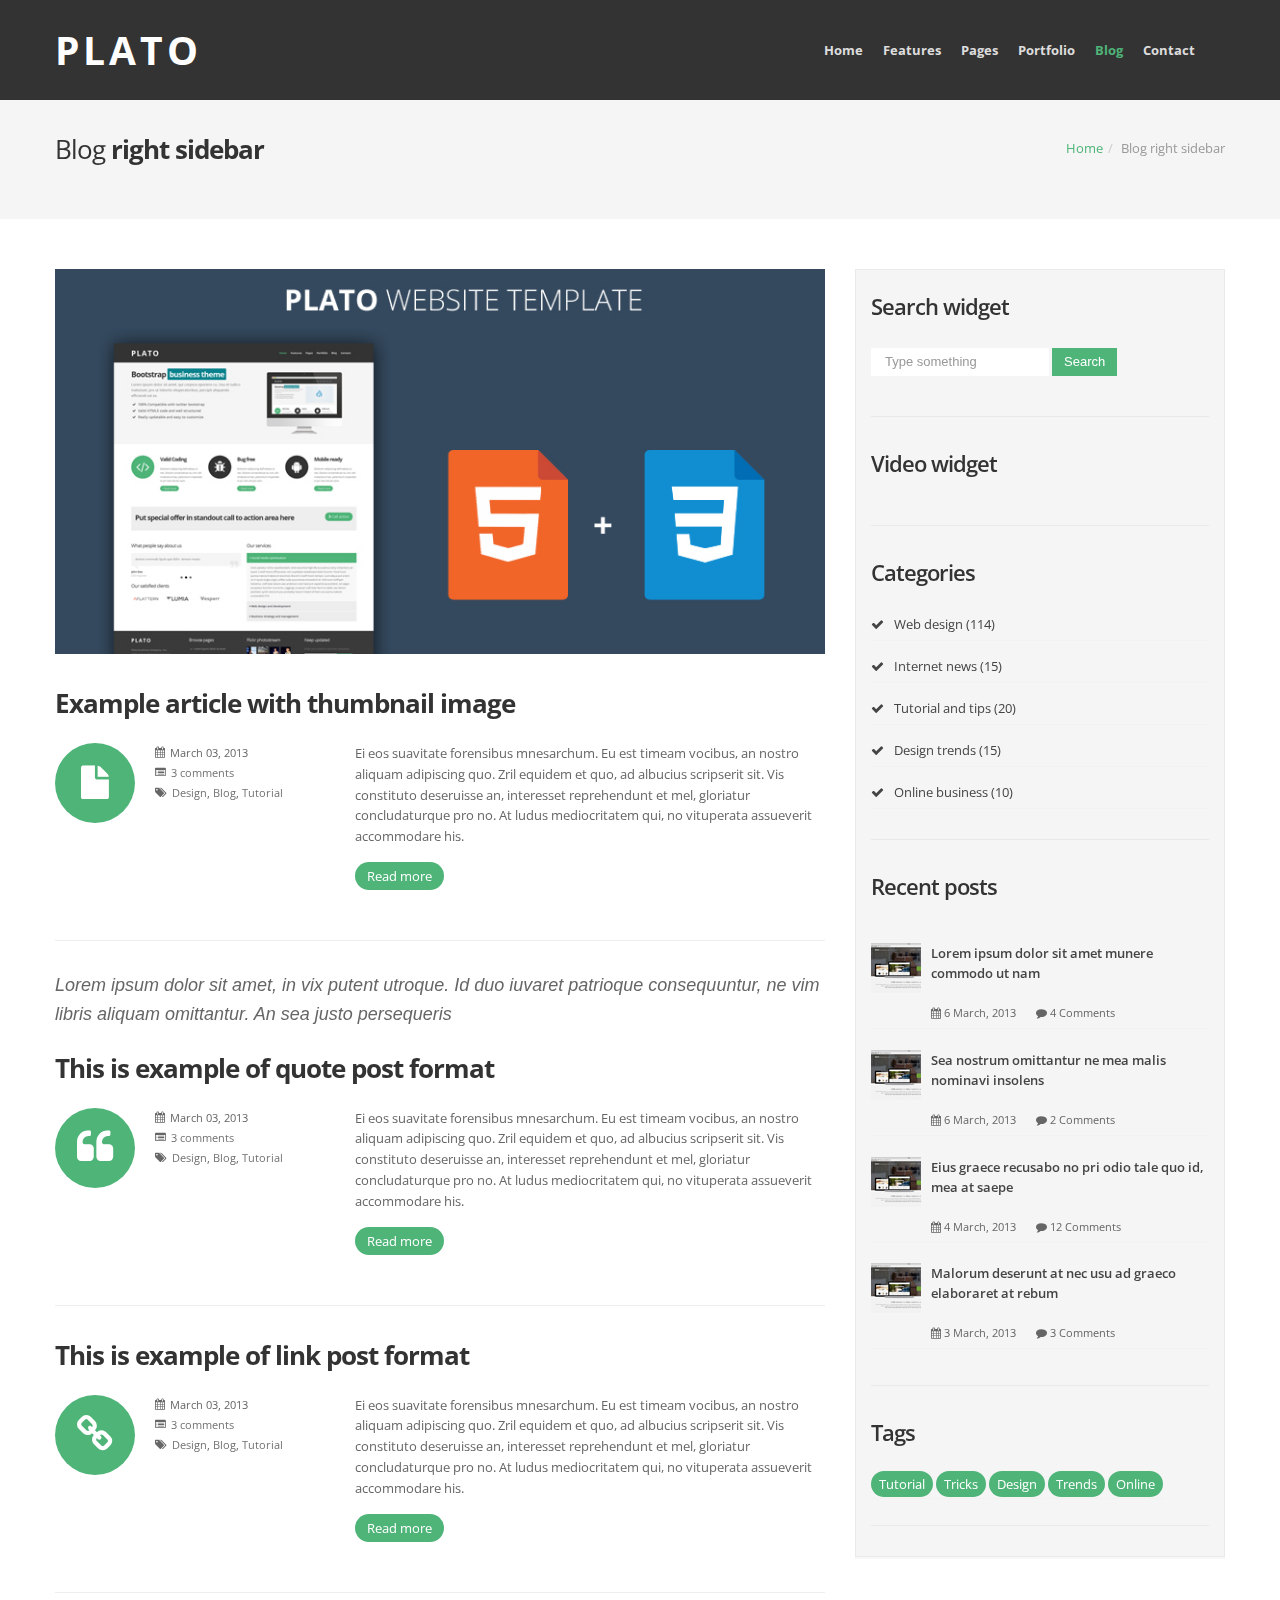
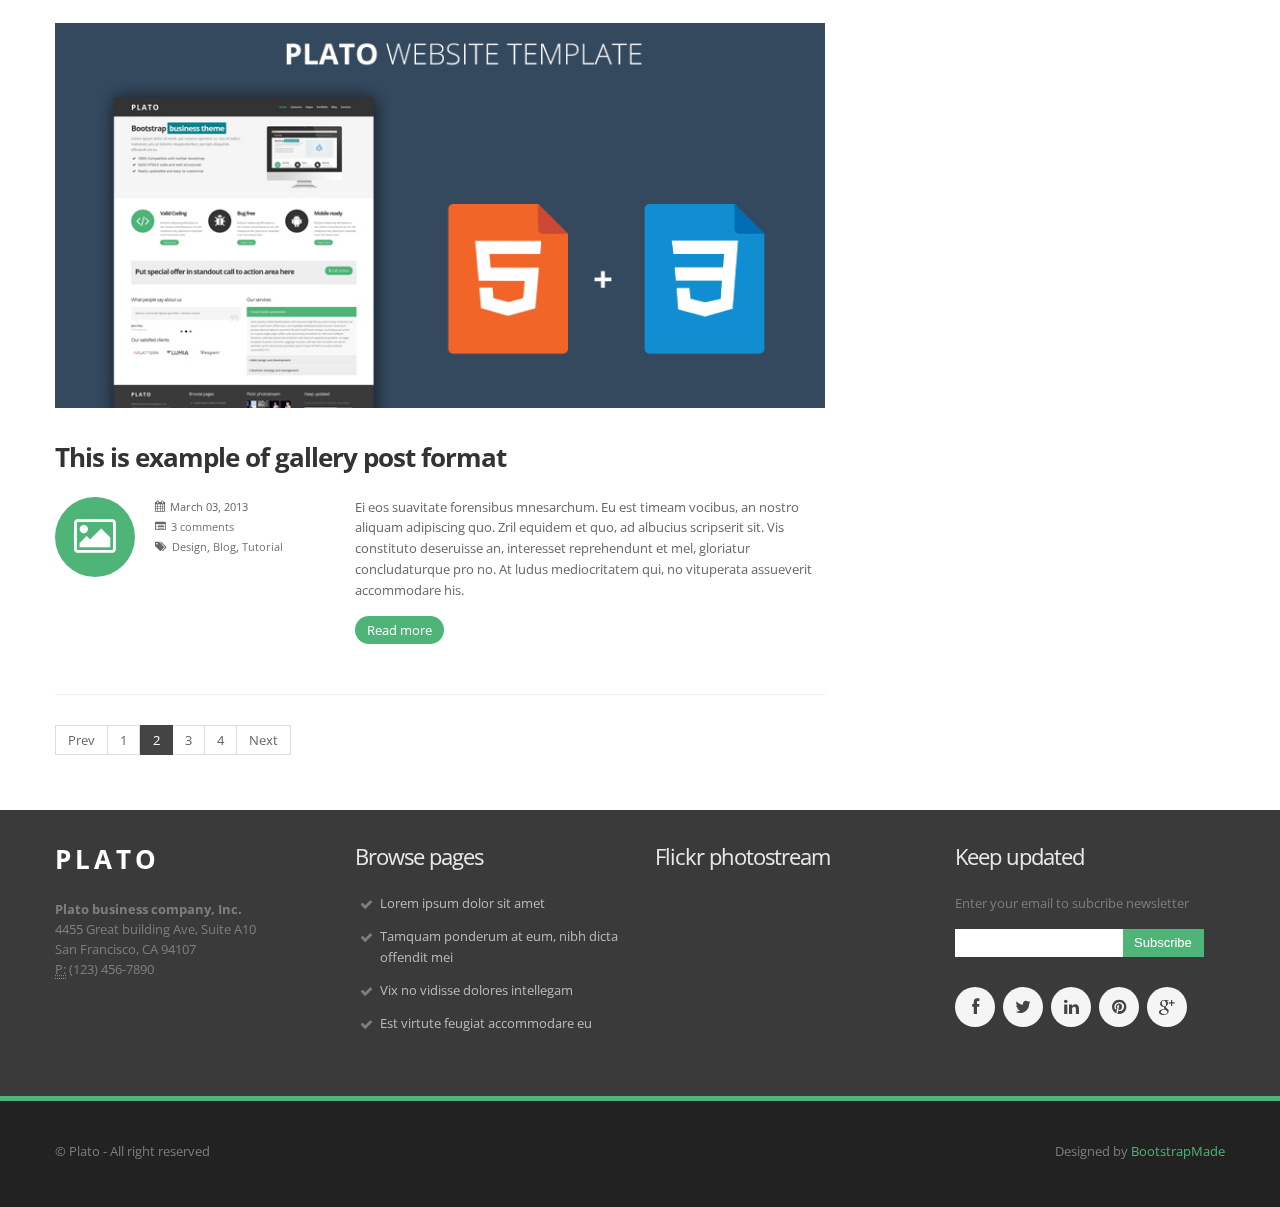
<file: blog_right_sidebar.html>
<!DOCTYPE html>
<html lang="en">

<head>
  <meta charset="utf-8">
  <title>Plato - Clean responsive bootstrap website template</title>
  <meta name="viewport" content="width=device-width, initial-scale=1.0">
  <meta name="description" content="Clean responsive bootstrap website template">
  <meta name="author" content="">
  <!-- styles -->
  <link href="assets/css/bootstrap.css" rel="stylesheet">
  <link href="assets/css/bootstrap-responsive.css" rel="stylesheet">
  <link href="assets/css/docs.css" rel="stylesheet">
  <link href="assets/css/prettyPhoto.css" rel="stylesheet">
  <link href="assets/js/google-code-prettify/prettify.css" rel="stylesheet">
  <link href="assets/css/prettyPhoto.css" rel="stylesheet">
  <link href="assets/css/flexslider.css" rel="stylesheet">
  <link href="assets/css/refineslide.css" rel="stylesheet">
  <link href="assets/css/font-awesome.css" rel="stylesheet">
  <link href="assets/css/animate.css" rel="stylesheet">
  <link href="https://fonts.googleapis.com/css?family=Open+Sans:400italic,400,600,700" rel="stylesheet">

  <link href="assets/css/style.css" rel="stylesheet">
  <link href="assets/color/default.css" rel="stylesheet">

  <!-- fav and touch icons -->
  <link rel="shortcut icon" href="assets/ico/favicon.ico">
  <link rel="apple-touch-icon-precomposed" sizes="144x144" href="assets/ico/apple-touch-icon-144-precomposed.png">
  <link rel="apple-touch-icon-precomposed" sizes="114x114" href="assets/ico/apple-touch-icon-114-precomposed.png">
  <link rel="apple-touch-icon-precomposed" sizes="72x72" href="assets/ico/apple-touch-icon-72-precomposed.png">
  <link rel="apple-touch-icon-precomposed" href="assets/ico/apple-touch-icon-57-precomposed.png">

  <!-- =======================================================
    Theme Name: Plato
    Theme URL: https://bootstrapmade.com/plato-responsive-bootstrap-website-template/
    Author: BootstrapMade.com
    Author URL: https://bootstrapmade.com
  ======================================================= -->
</head>

<body>
  <header>
    <!-- Navbar
    ================================================== -->
    <div class=" cbp-af-header">
      <div class=" cbp-af-inner">
        <div class="container">
          <div class="row">

            <div class="span4">
              <!-- logo -->
              <a class="logo" href="index.html">
                <h1>Plato</h1>
                <!-- <img src="assets/img/logo.png" alt="" /> -->
              </a>
              <!-- end logo -->
            </div>

            <div class="span8">
              <!-- top menu -->
              <div class="navbar">
                <div class="navbar-inner">
                  <nav>
                    <ul class="nav topnav">
                      <li class="dropdown">
                        <a href="index.html">Home</a>
                      </li>
                      <li class="dropdown">
                        <a href="#">Features</a>
                        <ul class="dropdown-menu">
                          <li><a href="scaffolding.html">Scaffolding</a></li>
                          <li><a href="base-css.html">Base CSS</a></li>
                          <li><a href="components.html">Components</a></li>
                          <li><a href="icons.html">Icons</a></li>
                          <li><a href="list.html">Styled lists</a></li>
                          <li class="dropdown"><a href="#">3rd level</a>
                            <ul class="dropdown-menu sub-menu">
                              <li><a href="#">Example menu</a></li>
                              <li><a href="#">Example menu</a></li>
                              <li><a href="#">Example menu</a></li>
                            </ul>
                          </li>
                        </ul>
                      </li>
                      <li class="dropdown">
                        <a href="#">Pages</a>
                        <ul class="dropdown-menu">
                          <li><a href="about.html">About us</a></li>
                          <li><a href="pricingtable.html">Pricing table</a></li>
                          <li><a href="404.html">404</a></li>
                        </ul>
                      </li>
                      <li class="dropdown">
                        <a href="#">Portfolio</a>
                        <ul class="dropdown-menu">
                          <li><a href="portfolio-2cols.html">Portfolio 2 columns</a></li>
                          <li><a href="portfolio-3cols.html">Portfolio 3 columns</a></li>
                          <li><a href="portfolio-4cols.html">Portfolio 4 columns</a></li>
                          <li><a href="portfolio-detail.html">Portfolio detail</a></li>
                        </ul>
                      </li>
                      <li class="dropdown active">
                        <a href="#">Blog</a>
                        <ul class="dropdown-menu">
                          <li><a href="blog_left_sidebar.html">Blog left sidebar</a></li>
                          <li><a href="blog_right_sidebar.html">Blog right sidebar</a></li>
                          <li><a href="post_left_sidebar.html">Post left sidebar</a></li>
                          <li><a href="post_right_sidebar.html">Post right sidebar</a></li>
                        </ul>
                      </li>
                      <li>
                        <a href="contact.html">Contact</a>
                      </li>
                    </ul>
                  </nav>
                </div>
              </div>
              <!-- end menu -->
            </div>

          </div>
        </div>
      </div>
    </div>
  </header>
  <!-- Subhead
================================================== -->
  <section id="subintro">

    <div class="container">
      <div class="row">
        <div class="span4">
          <h3>Blog <strong>right sidebar</strong></h3>
        </div>
        <div class="span8">
          <ul class="breadcrumb notop">
            <li><a href="#">Home</a><span class="divider">/</span></li>
            <li class="active">Blog right sidebar</li>
          </ul>
        </div>
      </div>
    </div>

  </section>

  <section id="maincontent">
    <div class="container">
      <div class="row">

        <div class="span8">
          <!-- start article 1 -->
          <article class="blog-post">
            <div class="post-image">
              <a href="#"><img src="assets/img/dummies/blog1.jpg" alt="" /></a>
            </div>
            <div class="post-heading">
              <h3><a href="#">Example article with thumbnail image</a></h3>
            </div>
            <div class="row">
              <div class="span3">
                <div class="post-icon">
                  <i class="icon-bg-dark icon-circled icon-file icon-3x active"></i>
                </div>
                <ul class="post-meta">
                  <li class="first"><i class="icon-calendar"></i><span>March 03, 2013</span></li>
                  <li><i class="icon-list-alt"></i><span><a href="#">3 comments</a></span></li>
                  <li class="last"><i class="icon-tags"></i><span><a href="#">Design</a>, <a href="#">Blog</a>, <a href="#">Tutorial</a></span></li>
                </ul>
                <div class="clear"></div>
              </div>
              <div class="span5">
                <p>
                  Ei eos suavitate forensibus mnesarchum. Eu est timeam vocibus, an nostro aliquam adipiscing quo. Zril equidem et quo, ad albucius scripserit sit. Vis constituto deseruisse an, interesset reprehendunt et mel, gloriatur concludaturque pro no. At ludus mediocritatem
                  qui, no vituperata assueverit accommodare his.
                </p>
                <a href="#" class="btn btn-color btn-rounded">Read more</a>
              </div>
            </div>
          </article>
          <!-- end article 1 -->

          <!-- start article 3 -->
          <article class="blog-post">
            <div class="post-quote">
              <blockquote>Lorem ipsum dolor sit amet, in vix putent utroque. Id duo iuvaret patrioque consequuntur, ne vim libris aliquam omittantur. An sea justo persequeris
              </blockquote>
            </div>
            <div class="post-heading">
              <h3><a href="#">This is example of quote post format</a></h3>
            </div>
            <div class="row">
              <div class="span3">
                <div class="post-icon">
                  <i class="icon-bg-dark icon-circled icon-quote-left icon-3x active"></i>
                </div>
                <ul class="post-meta">
                  <li class="first"><i class="icon-calendar"></i><span>March 03, 2013</span></li>
                  <li><i class="icon-list-alt"></i><span><a href="#">3 comments</a></span></li>
                  <li class="last"><i class="icon-tags"></i><span><a href="#">Design</a>, <a href="#">Blog</a>, <a href="#">Tutorial</a></span></li>
                </ul>
                <div class="clear"></div>
              </div>
              <div class="span5">
                <p>
                  Ei eos suavitate forensibus mnesarchum. Eu est timeam vocibus, an nostro aliquam adipiscing quo. Zril equidem et quo, ad albucius scripserit sit. Vis constituto deseruisse an, interesset reprehendunt et mel, gloriatur concludaturque pro no. At ludus mediocritatem
                  qui, no vituperata assueverit accommodare his.
                </p>
                <a href="#" class="btn btn-color btn-rounded">Read more</a>
              </div>
            </div>
          </article>
          <!-- end article 3 -->
          <!-- start article 4 -->
          <article class="blog-post">
            <div class="post-heading">
              <div class="post-link">
                <h3><a href="#">This is example of link post format</a></h3></div>
            </div>
            <div class="row">
              <div class="span3">
                <div class="post-icon">
                  <i class="icon-bg-dark icon-circled icon-link icon-3x active"></i>
                </div>
                <ul class="post-meta">
                  <li class="first"><i class="icon-calendar"></i><span>March 03, 2013</span></li>
                  <li><i class="icon-list-alt"></i><span><a href="#">3 comments</a></span></li>
                  <li class="last"><i class="icon-tags"></i><span><a href="#">Design</a>, <a href="#">Blog</a>, <a href="#">Tutorial</a></span></li>
                </ul>
                <div class="clear"></div>
              </div>
              <div class="span5">
                <p>
                  Ei eos suavitate forensibus mnesarchum. Eu est timeam vocibus, an nostro aliquam adipiscing quo. Zril equidem et quo, ad albucius scripserit sit. Vis constituto deseruisse an, interesset reprehendunt et mel, gloriatur concludaturque pro no. At ludus mediocritatem
                  qui, no vituperata assueverit accommodare his.
                </p>
                <a href="#" class="btn btn-color btn-rounded">Read more</a>
              </div>
            </div>
          </article>
          <!-- end article 4 -->

          <!-- start article 5 -->
          <article class="blog-post">
            <div class="post-gallery">
              <!-- start flexslider -->
              <div class="flexslider">
                <ul class="slides">
                  <li>
                    <img src="assets/img/dummies/blog1.jpg" alt="" />
                  </li>
                  <li>
                    <img src="assets/img/dummies/blog2.jpg" alt="" />
                  </li>
                  <li>
                    <img src="assets/img/dummies/blog3.jpg" alt="" />
                  </li>
                </ul>
              </div>
              <!-- end flexslider -->
            </div>
            <div class="post-heading">
              <h3><a href="#">This is example of gallery post format</a></h3>
            </div>
            <div class="row">
              <div class="span3">
                <div class="post-icon">
                  <i class="icon-bg-dark icon-circled icon-picture icon-3x active"></i>
                </div>
                <ul class="post-meta">
                  <li class="first"><i class="icon-calendar"></i><span>March 03, 2013</span></li>
                  <li><i class="icon-list-alt"></i><span><a href="#">3 comments</a></span></li>
                  <li class="last"><i class="icon-tags"></i><span><a href="#">Design</a>, <a href="#">Blog</a>, <a href="#">Tutorial</a></span></li>
                </ul>
                <div class="clear"></div>
              </div>
              <div class="span5">
                <p>
                  Ei eos suavitate forensibus mnesarchum. Eu est timeam vocibus, an nostro aliquam adipiscing quo. Zril equidem et quo, ad albucius scripserit sit. Vis constituto deseruisse an, interesset reprehendunt et mel, gloriatur concludaturque pro no. At ludus mediocritatem
                  qui, no vituperata assueverit accommodare his.
                </p>
                <a href="#" class="btn btn-color btn-rounded">Read more</a>
              </div>
            </div>
          </article>
          <!-- end article 5 -->

          <div class="pagination">
            <ul>
              <li><a href="#">Prev</a></li>
              <li><a href="#">1</a></li>
              <li class="active"><a href="#">2</a></li>
              <li><a href="#">3</a></li>
              <li><a href="#">4</a></li>
              <li><a href="#">Next</a></li>
            </ul>
          </div>
        </div>

        <div class="span4">
          <aside>
            <div class="widget">
              <h4>Search widget</h4>
              <form class="form-search">
                <input placeholder="Type something" type="text" class="input-medium search-query">
                <button type="submit" class="btn btn-flat btn-color">Search</button>
              </form>
            </div>
            <div class="widget">
              <h4>Video widget</h4>
              <div class="video-container">
              
              </div>
            </div>
            <div class="widget">
              <h4>Categories</h4>
              <ul class="cat">
                <li><a href="#">Web design (114)</a></li>
                <li><a href="#">Internet news (15)</a></li>
                <li><a href="#">Tutorial and tips (20)</a></li>
                <li><a href="#">Design trends (15)</a></li>
                <li><a href="#">Online business (10)</a></li>
              </ul>
            </div>
            <div class="widget">
              <h4>Recent posts</h4>
              <ul class="recent-posts">
                <li><a href="#"><img src="assets/img/dummies/post-50.jpg" alt="" /> Lorem ipsum dolor sit amet munere commodo ut nam</a>
                  <div class="clear">
                  </div>
                  <span class="date"><i class="icon-calendar"></i> 6 March, 2013</span>
                  <span class="comment"><i class="icon-comment"></i> 4 Comments</span>
                </li>
                <li><a href="#"><img src="assets/img/dummies/post-50.jpg" alt="" /> Sea nostrum omittantur ne mea malis nominavi insolens</a>
                  <div class="clear">
                  </div>
                  <span class="date"><i class="icon-calendar"></i> 6 March, 2013</span>
                  <span class="comment"><i class="icon-comment"></i> 2 Comments</span>
                </li>
                <li><a href="#"><img src="assets/img/dummies/post-50.jpg" alt="" /> Eius graece recusabo no pri odio tale quo id, mea at saepe</a>
                  <div class="clear">
                  </div>
                  <span class="date"><i class="icon-calendar"></i> 4 March, 2013</span>
                  <span class="comment"><i class="icon-comment"></i> 12 Comments</span>
                </li>
                <li><a href="#"><img src="assets/img/dummies/post-50.jpg" alt="" /> Malorum deserunt at nec usu ad graeco elaboraret at rebum</a>
                  <div class="clear">
                  </div>
                  <span class="date"><i class="icon-calendar"></i> 3 March, 2013</span>
                  <span class="comment"><i class="icon-comment"></i> 3 Comments</span>
                </li>
              </ul>
            </div>
            <div class="widget">
              <h4>Tags</h4>
              <ul class="tags">
                <li><a href="#">Tutorial</a></li>
                <li><a href="#">Tricks</a></li>
                <li><a href="#">Design</a></li>
                <li><a href="#">Trends</a></li>
                <li><a href="#">Online</a></li>
              </ul>
            </div>
          </aside>
        </div>
      </div>
    </div>
  </section>
  <!-- Footer
 ================================================== -->
  <footer class="footer">
    <div class="container">
      <div class="row">
        <div class="span3">
          <div class="widget">
            <!-- logo -->
            <div class="footerlogo">
              <h6><a href="index.html">Plato</a></h6>
              <!-- <img src="assets/img/logo.png" alt="" /> -->
            </div>
            <!-- end logo -->
            <address>
				<strong>Plato business company, Inc.</strong><br>
				 4455 Great building Ave, Suite A10<br>
				 San Francisco, CA 94107<br>
				<abbr title="Phone">P:</abbr> (123) 456-7890 </address>
          </div>
        </div>
        <div class="span3">
          <div class="widget">
            <h5>Browse pages</h5>
            <ul class="list list-ok">
              <li><a href="#">Lorem ipsum dolor sit amet</a></li>
              <li><a href="#">Tamquam ponderum at eum, nibh dicta offendit mei</a></li>
              <li><a href="#">Vix no vidisse dolores intellegam</a></li>
              <li><a href="#">Est virtute feugiat accommodare eu</a></li>
            </ul>
          </div>
        </div>
        <div class="span3">
          <div class="widget">
            <h5>Flickr photostream</h5>
            <div class="flickr_badge">
              <script type="text/javascript" src="http://www.flickr.com/badge_code_v2.gne?count=8&amp;display=random&amp;size=s&amp;layout=x&amp;source=user&amp;user=34178660@N03"></script>
            </div>
            <div class="clear"></div>
          </div>
        </div>
        <div class="span3">
          <div class="widget">
            <h5>Keep updated</h5>
            <p>
              Enter your email to subcribe newsletter
            </p>
            <form>
              <div class="input-append">
                <input class="span2" id="appendedInputButton" type="text">
                <button class="btn btn-color" type="submit">Subscribe</button>
              </div>
            </form>
            <ul class="social-network">
              <li><a href="#"><i class="icon-bg-light icon-facebook icon-circled icon-1x"></i></a></li>
              <li><a href="#" title="Twitter"><i class="icon-bg-light icon-twitter icon-circled icon-1x"></i></a></li>
              <li><a href="#" title="Linkedin"><i class="icon-bg-light icon-linkedin icon-circled icon-1x"></i></a></li>
              <li><a href="#" title="Pinterest"><i class="icon-bg-light icon-pinterest icon-circled icon-1x"></i></a></li>
              <li><a href="#" title="Google plus"><i class="icon-bg-light icon-google-plus icon-circled icon-1x"></i></a></li>
            </ul>
          </div>
        </div>
      </div>
    </div>
    <div class="subfooter">
      <div class="container">
        <div class="row">
          <div class="span6">
            <p>
              &copy; Plato - All right reserved
            </p>
          </div>
          <div class="span6">
            <div class="pull-right">
              <div class="credits">
                <!--
                  All the links in the footer should remain intact.
                  You can delete the links only if you purchased the pro version.
                  Licensing information: https://bootstrapmade.com/license/
                  Purchase the pro version with working PHP/AJAX contact form: https://bootstrapmade.com/buy/?theme=Plato
                -->
                Designed by <a href="https://bootstrapmade.com/">BootstrapMade</a>
              </div>
            </div>
          </div>
        </div>
      </div>
    </div>
  </footer>

  <script src="assets/js/jquery.js"></script>
  <script src="assets/js/modernizr.js"></script>
  <script src="assets/js/jquery.easing.1.3.js"></script>
  <script src="assets/js/google-code-prettify/prettify.js"></script>
  <script src="assets/js/bootstrap.js"></script>
  <script src="assets/js/jquery.prettyPhoto.js"></script>
  <script src="assets/js/portfolio/jquery.quicksand.js"></script>
  <script src="assets/js/portfolio/setting.js"></script>
  <script src="assets/js/hover/jquery-hover-effect.js"></script>
  <script src="assets/js/jquery.flexslider.js"></script>
  <script src="assets/js/classie.js"></script>
  <script src="assets/js/cbpAnimatedHeader.min.js"></script>
  <script src="assets/js/jquery.refineslide.js"></script>
  <script src="assets/js/jquery.ui.totop.js"></script>

  <!-- Template Custom Javascript File -->
  <script src="assets/js/custom.js"></script>

</body>

</html>
</file>
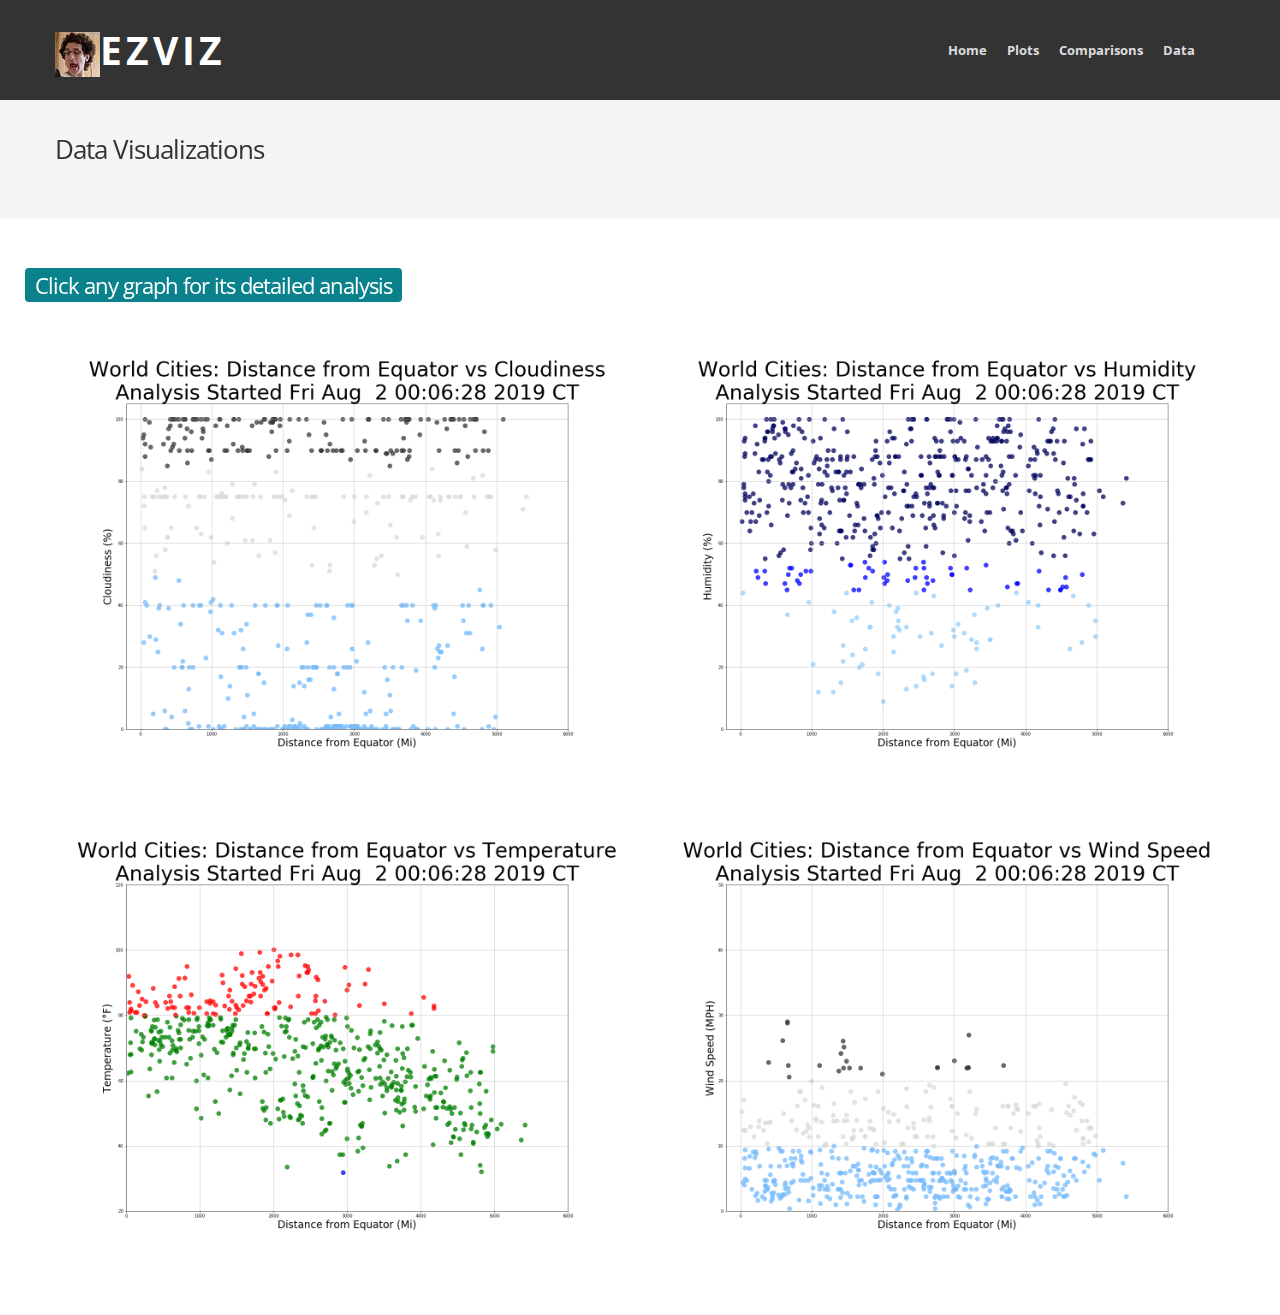
<file: comparisons.html>
<!DOCTYPE html>
<html lang="en">

<head>
  <meta charset="utf-8">
  <title>Ezra Kenigsberg's Data Visualization Homework</title>
  <meta name="viewport" content="width=device-width, initial-scale=1.0">
  <meta name="description" content="Ezra Kenigsberg's Data Visualization Homework">
  <meta name="author" content="Ezra Kenigsberg">
  <!-- styles -->
  <link href="assets/css/bootstrap.css" rel="stylesheet">
  <link href="assets/css/bootstrap-responsive.css" rel="stylesheet">
  <link href="assets/css/docs.css" rel="stylesheet">
  <link href="assets/css/prettyPhoto.css" rel="stylesheet">
  <link href="assets/js/google-code-prettify/prettify.css" rel="stylesheet">
  <link href="assets/css/flexslider.css" rel="stylesheet">
  <link href="assets/css/refineslide.css" rel="stylesheet">
  <link href="assets/css/font-awesome.css" rel="stylesheet">
  <link href="assets/css/animate.css" rel="stylesheet">
  <link href="https://fonts.googleapis.com/css?family=Open+Sans:400italic,400,600,700" rel="stylesheet">

  <link href="assets/css/style.css" rel="stylesheet">
  <link href="assets/color/default.css" rel="stylesheet">

  <!-- fav and touch icons -->
  <link rel="shortcut icon" href="assets/ico/favicon.ico">
  <link rel="apple-touch-icon-precomposed" sizes="144x144" href="assets/ico/apple-touch-icon-144-precomposed.png">
  <link rel="apple-touch-icon-precomposed" sizes="114x114" href="assets/ico/apple-touch-icon-114-precomposed.png">
  <link rel="apple-touch-icon-precomposed" sizes="72x72" href="assets/ico/apple-touch-icon-72-precomposed.png">
  <link rel="apple-touch-icon-precomposed" href="assets/ico/apple-touch-icon-57-precomposed.png">

  <!-- =======================================================
    Theme Name: Plato
    Theme URL: https://bootstrapmade.com/plato-responsive-bootstrap-website-template/
    Author: BootstrapMade.com
    Author URL: https://bootstrapmade.com
  ======================================================= -->
</head>

<body>
  <header>
    <!-- Navbar
    ================================================== -->
    <div class="cbp-af-header">
      <div class=" cbp-af-inner">
        <div class="container">
          <div class="row">

            <div class="span4">
              <!-- logo -->
              <div class="logo">
			    <h1><a href="index.html"><img src="assets/img/Ezra's Studly Jewfro2.JPG" class="logo" alt="" />EzViz</a></h1>
			  </div>
              <!-- end logo -->
            </div>

            <div class="span8">
              <!-- top menu -->
              <div class="navbar">
                <div class="navbar-inner">
                  <nav>
                    <ul class="nav topnav">
                      <li>
                        <a href="index.html">Home</a>
                      </li>
                      <li class="dropdown">
                        <a href="#">Plots</a>
                        <ul class="dropdown-menu">
                          <li><a href="distvscloud.html">Distance vs. Cloudiness</a></li>
                          <li><a href="distvshum.html">Distance vs. Humidity</a></li>
                          <li><a href="distvstemp.html">Distance vs. Temperature</a></li>
                          <li><a href="distvswind.html">Distance vs. Wind Speed</a></li>
                        </ul>
                      </li>
                      <li>
                        <a href="comparisons.html">Comparisons</a>
                      </li>
                      <li>
                        <a href="data.html">Data</a>
                      </li>
                    </ul>
                  </nav>
                </div>
              </div>
              <!-- end menu -->
            </div>

          </div>
        </div>
      </div>
    </div>
  </header>
  <section id="subintro">
    <div class="container">
      <div class="row">
        <div class="span4">
          <h3>Data Visualizations</h3>
        </div>
      </div>
    </div>
  </section>
  <section id="maincontent">
    <div class="container">
	  <div class="row">
	    <h5><span class="highlight primary">Click any graph for its detailed analysis</h5>
	  </div>
	  <div class="row">
        <div class="span6">
	      <a href="distvscloud.html"><img src="assets/img/Dist%20vs%20Cloud.png" alt="Dist vs Cloud" style="float: right; margin: 0 0 20px 20px;"/></a>
		</div>
        <div class="span6">
	      <a href="distvshum.html"><img src="assets/img/Dist%20vs%20Hum.png" alt="Dist vs Hum" style="float: right; margin: 0 0 20px 20px;"/></a>
		</div>
	  </div>
	  <div class="row">
        <div class="span6">
	      <a href="distvstemp.html"><img src="assets/img/Dist%20vs%20Temp.png" alt="Dist vs Temp" style="float: right; margin: 0 0 20px 20px;"/></a>
		</div>
        <div class="span6">
	      <a href="distvswind.html"><img src="assets/img/Dist%20vs%20Wind.png" alt="Dist vs Wind" style="float: right; margin: 0 0 20px 20px;"></a>
		</div>
	  </div>
    </div>
  </section>

  <script src="assets/js/jquery.js"></script>
  <script src="assets/js/modernizr.js"></script>
  <script src="assets/js/jquery.easing.1.3.js"></script>
  <script src="assets/js/google-code-prettify/prettify.js"></script>
  <script src="assets/js/bootstrap.js"></script>
  <script src="assets/js/jquery.prettyPhoto.js"></script>
  <script src="assets/js/portfolio/jquery.quicksand.js"></script>
  <script src="assets/js/portfolio/setting.js"></script>
  <script src="assets/js/hover/jquery-hover-effect.js"></script>
  <script src="assets/js/jquery.flexslider.js"></script>
  <script src="assets/js/classie.js"></script>
  <script src="assets/js/cbpAnimatedHeader.min.js"></script>
  <script src="assets/js/jquery.refineslide.js"></script>
  <script src="assets/js/jquery.ui.totop.js"></script>

  <!-- Template Custom Javascript File -->
  <script src="assets/js/custom.js"></script>

</body>

</html>
</file>
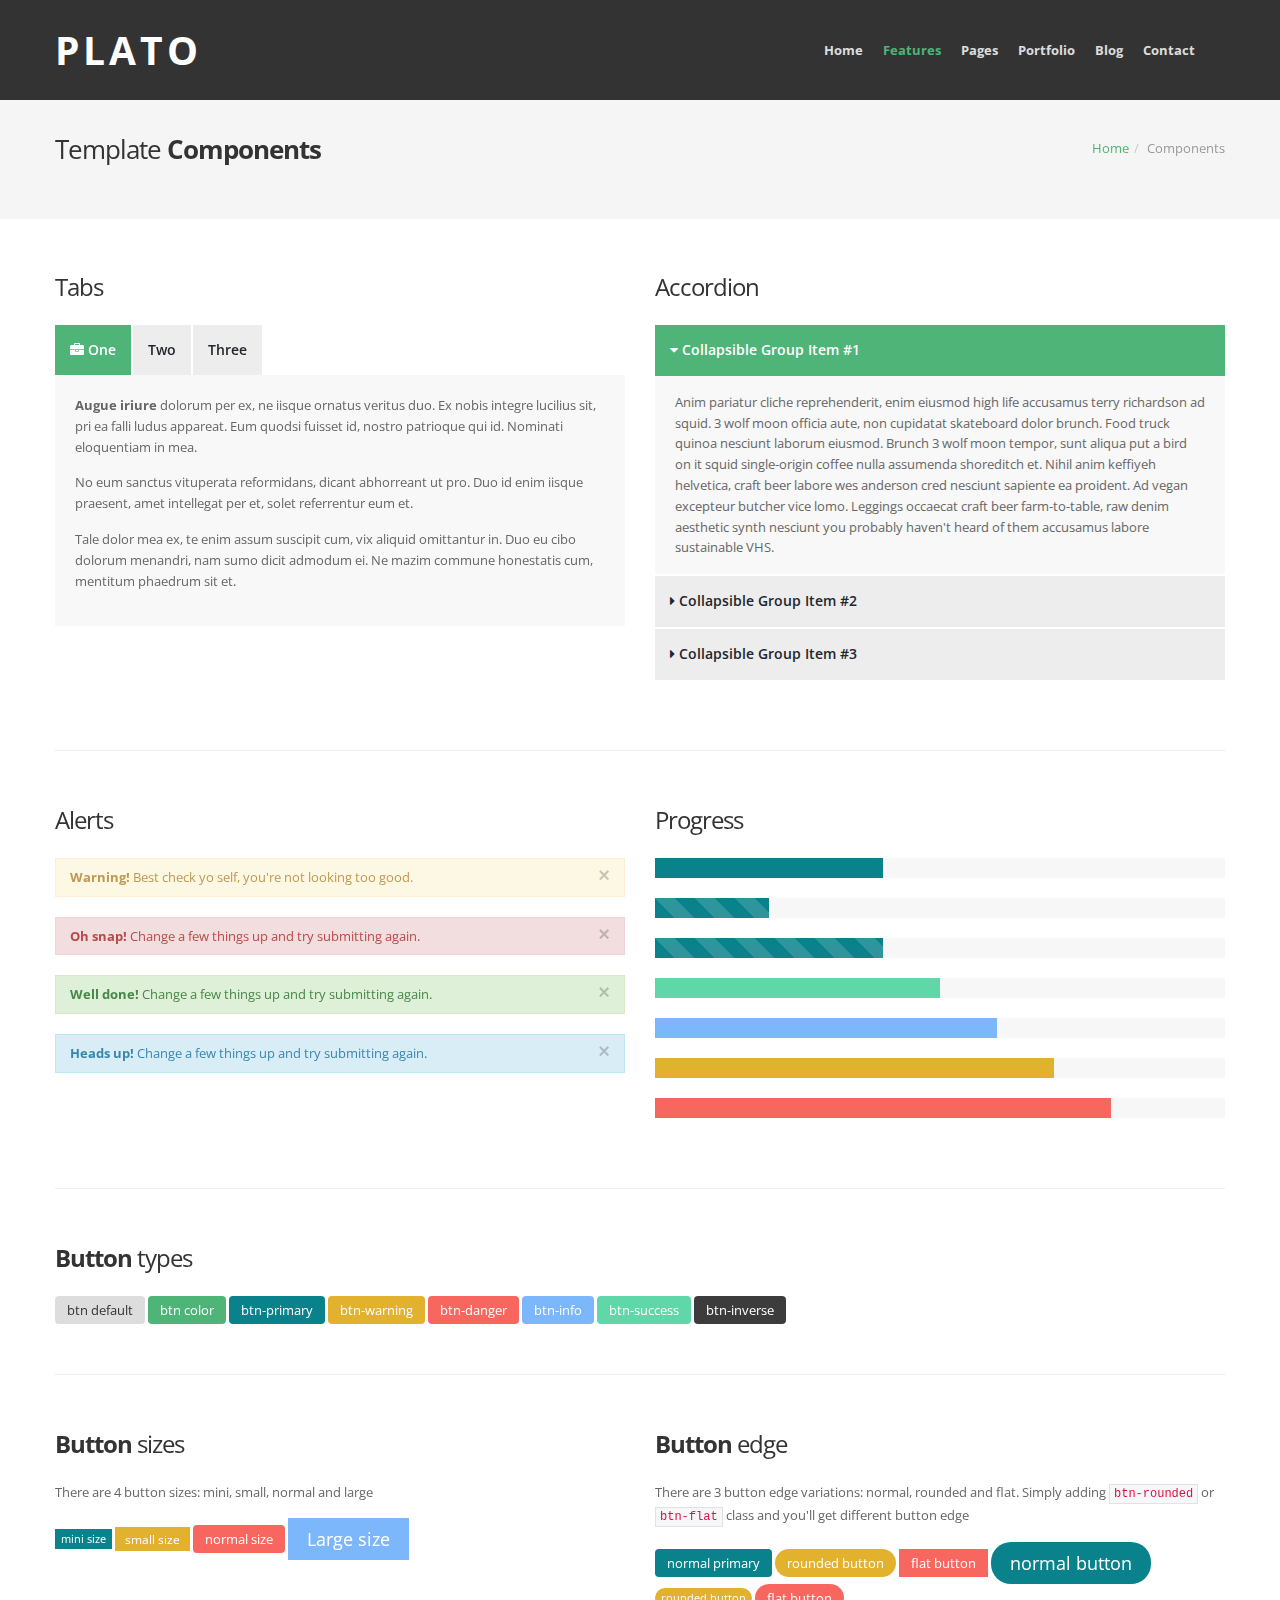
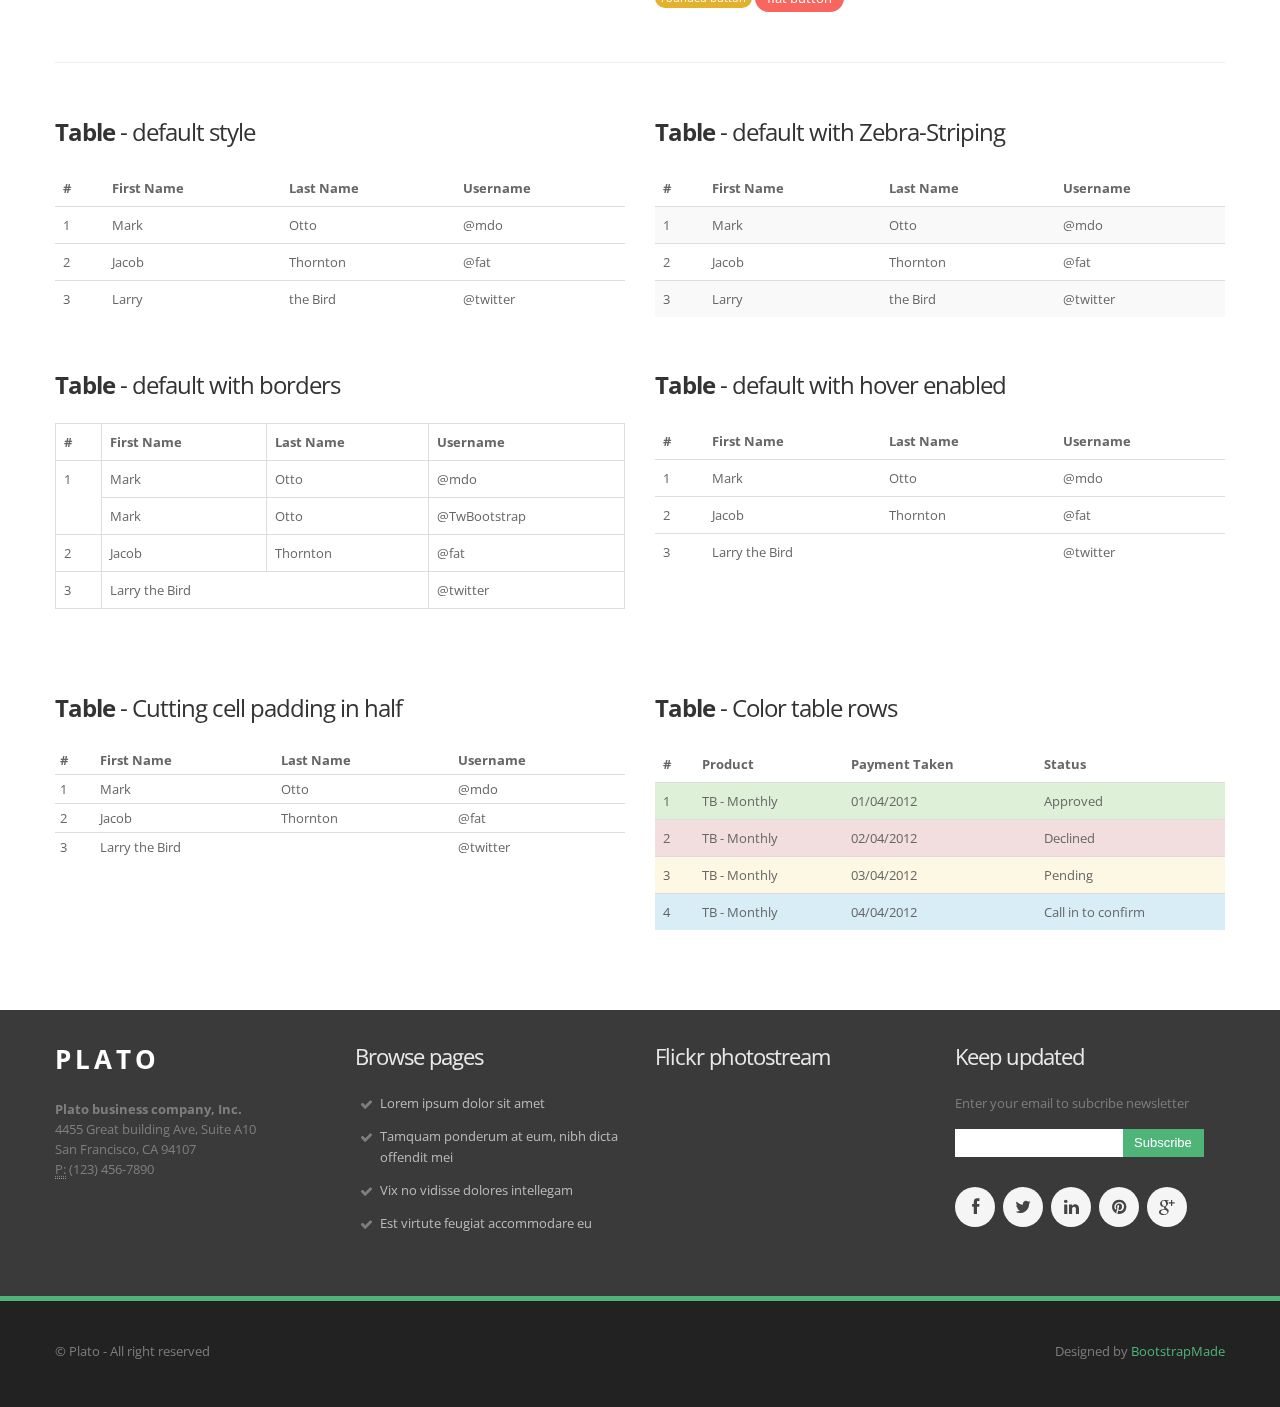
<file: components.html>
<!DOCTYPE html>
<html lang="en">

<head>
  <meta charset="utf-8">
  <title>Plato - Clean responsive bootstrap website template</title>
  <meta name="viewport" content="width=device-width, initial-scale=1.0">
  <meta name="description" content="Clean responsive bootstrap website template">
  <meta name="author" content="">
  <!-- styles -->
  <link href="assets/css/bootstrap.css" rel="stylesheet">
  <link href="assets/css/bootstrap-responsive.css" rel="stylesheet">
  <link href="assets/css/docs.css" rel="stylesheet">
  <link href="assets/css/prettyPhoto.css" rel="stylesheet">
  <link href="assets/js/google-code-prettify/prettify.css" rel="stylesheet">
  <link href="assets/css/prettyPhoto.css" rel="stylesheet">
  <link href="assets/css/flexslider.css" rel="stylesheet">
  <link href="assets/css/refineslide.css" rel="stylesheet">
  <link href="assets/css/font-awesome.css" rel="stylesheet">
  <link href="assets/css/animate.css" rel="stylesheet">
  <link href="https://fonts.googleapis.com/css?family=Open+Sans:400italic,400,600,700" rel="stylesheet">

  <link href="assets/css/style.css" rel="stylesheet">
  <link href="assets/color/default.css" rel="stylesheet">

  <!-- fav and touch icons -->
  <link rel="shortcut icon" href="assets/ico/favicon.ico">
  <link rel="apple-touch-icon-precomposed" sizes="144x144" href="assets/ico/apple-touch-icon-144-precomposed.png">
  <link rel="apple-touch-icon-precomposed" sizes="114x114" href="assets/ico/apple-touch-icon-114-precomposed.png">
  <link rel="apple-touch-icon-precomposed" sizes="72x72" href="assets/ico/apple-touch-icon-72-precomposed.png">
  <link rel="apple-touch-icon-precomposed" href="assets/ico/apple-touch-icon-57-precomposed.png">

  <!-- =======================================================
    Theme Name: Plato
    Theme URL: https://bootstrapmade.com/plato-responsive-bootstrap-website-template/
    Author: BootstrapMade.com
    Author URL: https://bootstrapmade.com
  ======================================================= -->
</head>

<body>
  <header>
    <!-- Navbar
    ================================================== -->
    <div class=" cbp-af-header">
      <div class=" cbp-af-inner">
        <div class="container">
          <div class="row">

            <div class="span4">
              <!-- logo -->
              <a class="logo" href="index.html">
                <h1>Plato</h1>
                <!-- <img src="assets/img/logo.png" alt="" /> -->
              </a>
              <!-- end logo -->
            </div>

            <div class="span8">
              <!-- top menu -->
              <div class="navbar">
                <div class="navbar-inner">
                  <nav>
                    <ul class="nav topnav">
                      <li class="dropdown">
                        <a href="index.html">Home</a>
                      </li>
                      <li class="dropdown active">
                        <a href="#">Features</a>
                        <ul class="dropdown-menu">
                          <li><a href="scaffolding.html">Scaffolding</a></li>
                          <li><a href="base-css.html">Base CSS</a></li>
                          <li><a href="components.html">Components</a></li>
                          <li><a href="icons.html">Icons</a></li>
                          <li><a href="list.html">Styled lists</a></li>
                          <li class="dropdown"><a href="#">3rd level</a>
                            <ul class="dropdown-menu sub-menu">
                              <li><a href="#">Example menu</a></li>
                              <li><a href="#">Example menu</a></li>
                              <li><a href="#">Example menu</a></li>
                            </ul>
                          </li>
                        </ul>
                      </li>
                      <li class="dropdown">
                        <a href="#">Pages</a>
                        <ul class="dropdown-menu">
                          <li><a href="about.html">About us</a></li>
                          <li><a href="pricingtable.html">Pricing table</a></li>
                          <li><a href="404.html">404</a></li>
                        </ul>
                      </li>
                      <li class="dropdown">
                        <a href="#">Portfolio</a>
                        <ul class="dropdown-menu">
                          <li><a href="portfolio-2cols.html">Portfolio 2 columns</a></li>
                          <li><a href="portfolio-3cols.html">Portfolio 3 columns</a></li>
                          <li><a href="portfolio-4cols.html">Portfolio 4 columns</a></li>
                          <li><a href="portfolio-detail.html">Portfolio detail</a></li>
                        </ul>
                      </li>
                      <li class="dropdown">
                        <a href="#">Blog</a>
                        <ul class="dropdown-menu">
                          <li><a href="blog_left_sidebar.html">Blog left sidebar</a></li>
                          <li><a href="blog_right_sidebar.html">Blog right sidebar</a></li>
                          <li><a href="post_left_sidebar.html">Post left sidebar</a></li>
                          <li><a href="post_right_sidebar.html">Post right sidebar</a></li>
                        </ul>
                      </li>
                      <li>
                        <a href="contact.html">Contact</a>
                      </li>
                    </ul>
                  </nav>
                </div>
              </div>
              <!-- end menu -->
            </div>

          </div>
        </div>
      </div>
    </div>
  </header>
  <!-- Subhead
================================================== -->
  <section id="subintro">

    <div class="container">
      <div class="row">
        <div class="span4">
          <h3>Template <strong>Components</strong></h3>
        </div>
        <div class="span8">
          <ul class="breadcrumb notop">
            <li><a href="#">Home</a><span class="divider">/</span></li>
            <li class="active">Components</li>
          </ul>
        </div>
      </div>
    </div>

  </section>

  <section id="maincontent">
    <div class="container">
      <div class="row">
        <div class="span12">

          <div class="row">
            <div class="span6">
              <h4>Tabs</h4>
              <div class="tabbable">
                <ul class="nav nav-tabs">
                  <li class="active"><a href="#one" data-toggle="tab"><i class="icon-briefcase"></i> One</a></li>
                  <li><a href="#two" data-toggle="tab">Two</a></li>
                  <li><a href="#three" data-toggle="tab">Three</a></li>
                </ul>
                <div class="tab-content">
                  <div class="tab-pane active" id="one">
                    <p>
                      <strong>Augue iriure</strong> dolorum per ex, ne iisque ornatus veritus duo. Ex nobis integre lucilius sit, pri ea falli ludus appareat. Eum quodsi fuisset id, nostro patrioque qui id. Nominati eloquentiam in mea.
                    </p>
                    <p>
                      No eum sanctus vituperata reformidans, dicant abhorreant ut pro. Duo id enim iisque praesent, amet intellegat per et, solet referrentur eum et.
                    </p>
                    <p>
                      Tale dolor mea ex, te enim assum suscipit cum, vix aliquid omittantur in. Duo eu cibo dolorum menandri, nam sumo dicit admodum ei. Ne mazim commune honestatis cum, mentitum phaedrum sit et.
                    </p>
                  </div>
                  <div class="tab-pane" id="two">
                    <p>
                      Tale dolor mea ex, te enim assum suscipit cum, vix aliquid omittantur in. Duo eu cibo dolorum menandri, nam sumo dicit admodum ei. Ne mazim commune honestatis cum, mentitum phaedrum sit et.
                    </p>
                    <p>
                      Tale dolor mea ex, te enim assum suscipit cum, vix aliquid omittantur in. Duo eu cibo dolorum menandri, nam sumo dicit admodum ei. Ne mazim commune honestatis cum, mentitum phaedrum sit et.
                    </p>
                  </div>
                  <div class="tab-pane" id="three">
                    <p>
                      Cu cum commodo regione definiebas. Cum ea eros laboramus, audire deseruisse his at, munere aeterno ut quo. Et ius doming causae philosophia, vitae bonorum intellegat usu cu.
                    </p>
                    <p>
                      Tale dolor mea ex, te enim assum suscipit cum, vix aliquid omittantur in. Duo eu cibo dolorum menandri, nam sumo dicit admodum ei. Ne mazim commune honestatis cum, mentitum phaedrum sit et.
                    </p>
                  </div>
                </div>
              </div>
            </div>
            <div class="span6">
              <h4>Accordion</h4>
              <!-- start: Accordion -->
              <div class="accordion" id="accordion2">
                <div class="accordion-group">
                  <div class="accordion-heading">
                    <a class="accordion-toggle active" data-toggle="collapse" data-parent="#accordion2" href="#collapseOne">
								<i class="icon-caret-down"></i> Collapsible Group Item #1 </a>
                  </div>
                  <div id="collapseOne" class="accordion-body collapse in">
                    <div class="accordion-inner">
                      Anim pariatur cliche reprehenderit, enim eiusmod high life accusamus terry richardson ad squid. 3 wolf moon officia aute, non cupidatat skateboard dolor brunch. Food truck quinoa nesciunt laborum eiusmod. Brunch 3 wolf moon tempor, sunt aliqua put a bird
                      on it squid single-origin coffee nulla assumenda shoreditch et. Nihil anim keffiyeh helvetica, craft beer labore wes anderson cred nesciunt sapiente ea proident. Ad vegan excepteur butcher vice lomo. Leggings occaecat craft beer
                      farm-to-table, raw denim aesthetic synth nesciunt you probably haven't heard of them accusamus labore sustainable VHS.
                    </div>
                  </div>
                </div>
                <div class="accordion-group">
                  <div class="accordion-heading">
                    <a class="accordion-toggle" data-toggle="collapse" data-parent="#accordion2" href="#collapseTwo">
								<i class="icon-caret-right"></i> Collapsible Group Item #2 </a>
                  </div>
                  <div id="collapseTwo" class="accordion-body collapse">
                    <div class="accordion-inner">
                      Anim pariatur cliche reprehenderit, enim eiusmod high life accusamus terry richardson ad squid. 3 wolf moon officia aute, non cupidatat skateboard dolor brunch. Food truck quinoa nesciunt laborum eiusmod. Brunch 3 wolf moon tempor, sunt aliqua put a bird
                      on it squid single-origin coffee nulla assumenda shoreditch et. Nihil anim keffiyeh helvetica, craft beer labore wes anderson cred nesciunt sapiente ea proident. Ad vegan excepteur butcher vice lomo. Leggings occaecat craft beer
                      farm-to-table, raw denim aesthetic synth nesciunt you probably haven't heard of them accusamus labore sustainable VHS.
                    </div>
                  </div>
                </div>
                <div class="accordion-group">
                  <div class="accordion-heading">
                    <a class="accordion-toggle" data-toggle="collapse" data-parent="#accordion2" href="#collapseThree">
								<i class="icon-caret-right"></i> Collapsible Group Item #3 </a>
                  </div>
                  <div id="collapseThree" class="accordion-body collapse">
                    <div class="accordion-inner">
                      Anim pariatur cliche reprehenderit, enim eiusmod high life accusamus terry richardson ad squid. 3 wolf moon officia aute, non cupidatat skateboard dolor brunch. Food truck quinoa nesciunt laborum eiusmod. Brunch 3 wolf moon tempor, sunt aliqua put a bird
                      on it squid single-origin coffee nulla assumenda shoreditch et. Nihil anim keffiyeh helvetica, craft beer labore wes anderson cred nesciunt sapiente ea proident. Ad vegan excepteur butcher vice lomo. Leggings occaecat craft beer
                      farm-to-table, raw denim aesthetic synth nesciunt you probably haven't heard of them accusamus labore sustainable VHS.
                    </div>
                  </div>
                </div>
              </div>
              <!--end: Accordion -->

            </div>
          </div>

          <!-- line divider -->
          <div class="row">
            <div class="span12">
              <div class="solid_line"></div>
            </div>
          </div>
          <!-- end divider -->

          <div class="row">
            <div class="span6">
              <h4>Alerts</h4>
              <div class="alert">
                <button type="button" class="close" data-dismiss="alert">&times;</button>
                <strong>Warning!</strong> Best check yo self, you're not looking too good.
              </div>
              <div class="alert alert-error">
                <button type="button" class="close" data-dismiss="alert">&times;</button>
                <strong>Oh snap!</strong> Change a few things up and try submitting again.
              </div>
              <div class="alert alert-success">
                <button type="button" class="close" data-dismiss="alert">&times;</button>
                <strong>Well done!</strong> Change a few things up and try submitting again.
              </div>
              <div class="alert alert-info">
                <button type="button" class="close" data-dismiss="alert">&times;</button>
                <strong>Heads up!</strong> Change a few things up and try submitting again.
              </div>
            </div>
            <div class="span6">
              <h4>Progress</h4>
              <div class="progress progress-primary">
                <div class="bar" style="width: 40%;"></div>
              </div>
              <div class="progress progress-striped">
                <div class="bar" style="width: 20%;"></div>
              </div>
              <div class="progress progress-striped active">
                <div class="bar" style="width: 40%;"></div>
              </div>
              <div class="progress progress-success">
                <div class="bar" style="width: 50%;"></div>
              </div>

              <div class="progress progress-info">
                <div class="bar" style="width: 60%;"></div>
              </div>
              <div class="progress progress-warning">
                <div class="bar" style="width: 70%;"></div>
              </div>
              <div class="progress progress-danger">
                <div class="bar" style="width: 80%;"></div>
              </div>

            </div>
          </div>

          <!-- line divider -->
          <div class="row">
            <div class="span12">
              <div class="solid_line"></div>
            </div>
          </div>
          <!-- end divider -->

          <div class="row">
            <div class="span12">
              <h4 class="heading"><strong>Button</strong> types<span></span></h4>

              <a href="#" class="btn">btn default</a>
              <a href="#" class="btn btn-color">btn color</a>
              <a href="#" class="btn btn-primary">btn-primary</a>
              <a href="#" class="btn btn-warning">btn-warning</a>
              <a href="#" class="btn btn-danger">btn-danger</a>
              <a href="#" class="btn btn-info">btn-info</a>
              <a href="#" class="btn btn-success">btn-success</a>
              <a href="#" class="btn btn-inverse">btn-inverse</a>
            </div>
          </div>

          <!-- line divider -->
          <div class="row">
            <div class="span12">
              <div class="solid_line"></div>
            </div>
          </div>
          <!-- end divider -->

          <div class="row">
            <div class="span6">

              <h4 class="heading"><strong>Button</strong> sizes<span></span></h4>

              <p>There are 4 button sizes: mini, small, normal and large</p>

              <a href="#" class="btn btn-mini btn-primary">mini size</a>
              <a href="#" class="btn btn-small btn-warning">small size</a>
              <a href="#" class="btn btn-danger">normal size</a>
              <a href="#" class="btn btn-large btn-info">Large size</a>

            </div>
            <div class="span6">
              <h4 class="heading"><strong>Button</strong> edge<span></span></h4>

              <p>There are 3 button edge variations: normal, rounded and flat. Simply adding <code>btn-rounded</code> or <code>btn-flat</code> class and you'll get different button edge</p>

              <a href="#" class="btn btn-primary">normal primary</a>

              <a href="#" class="btn btn-warning btn-rounded">rounded button</a>
              <a href="#" class="btn btn-danger btn-flat">flat button</a>

              <a href="#" class="btn btn-primary btn-large btn-rounded">normal button</a>
              <a href="#" class="btn btn-warning btn-mini btn-rounded">rounded button</a>
              <a href="#" class="btn btn-danger btn-medium btn-rounded">flat button</a>
            </div>
          </div>

          <!-- line divider -->
          <div class="row">
            <div class="span12">
              <div class="solid_line"></div>
            </div>
          </div>
          <!-- end divider -->

          <!-- Default table -->
          <div class="row">
            <div class="span6">
              <h4 class="heading"><strong>Table</strong> - default style<span></span></h4>
              <table class="table">
                <thead>
                  <tr>
                    <th>
                      #
                    </th>
                    <th>
                      First Name
                    </th>
                    <th>
                      Last Name
                    </th>
                    <th>
                      Username
                    </th>
                  </tr>
                </thead>
                <tbody>
                  <tr>
                    <td>
                      1
                    </td>
                    <td>
                      Mark
                    </td>
                    <td>
                      Otto
                    </td>
                    <td>
                      @mdo
                    </td>
                  </tr>
                  <tr>
                    <td>
                      2
                    </td>
                    <td>
                      Jacob
                    </td>
                    <td>
                      Thornton
                    </td>
                    <td>
                      @fat
                    </td>
                  </tr>
                  <tr>
                    <td>
                      3
                    </td>
                    <td>
                      Larry
                    </td>
                    <td>
                      the Bird
                    </td>
                    <td>
                      @twitter
                    </td>
                  </tr>
                </tbody>
              </table>
            </div>
            <div class="span6">
              <h4 class="heading"><strong>Table</strong> - default with Zebra-Striping<span></span></h4>

              <table class="table table-striped">
                <thead>
                  <tr>
                    <th>
                      #
                    </th>
                    <th>
                      First Name
                    </th>
                    <th>
                      Last Name
                    </th>
                    <th>
                      Username
                    </th>
                  </tr>
                </thead>
                <tbody>
                  <tr>
                    <td>
                      1
                    </td>
                    <td>
                      Mark
                    </td>
                    <td>
                      Otto
                    </td>
                    <td>
                      @mdo
                    </td>
                  </tr>
                  <tr>
                    <td>
                      2
                    </td>
                    <td>
                      Jacob
                    </td>
                    <td>
                      Thornton
                    </td>
                    <td>
                      @fat
                    </td>
                  </tr>
                  <tr>
                    <td>
                      3
                    </td>
                    <td>
                      Larry
                    </td>
                    <td>
                      the Bird
                    </td>
                    <td>
                      @twitter
                    </td>
                  </tr>
                </tbody>
              </table>
            </div>
          </div>


          <div class="row">
            <div class="span6">
              <h4 class="heading"><strong>Table</strong> - default with borders<span></span></h4>

              <table class="table table-bordered">
                <thead>
                  <tr>
                    <th>
                      #
                    </th>
                    <th>
                      First Name
                    </th>
                    <th>
                      Last Name
                    </th>
                    <th>
                      Username
                    </th>
                  </tr>
                </thead>
                <tbody>
                  <tr>
                    <td rowspan="2">
                      1
                    </td>
                    <td>
                      Mark
                    </td>
                    <td>
                      Otto
                    </td>
                    <td>
                      @mdo
                    </td>
                  </tr>
                  <tr>
                    <td>
                      Mark
                    </td>
                    <td>
                      Otto
                    </td>
                    <td>
                      @TwBootstrap
                    </td>
                  </tr>
                  <tr>
                    <td>
                      2
                    </td>
                    <td>
                      Jacob
                    </td>
                    <td>
                      Thornton
                    </td>
                    <td>
                      @fat
                    </td>
                  </tr>
                  <tr>
                    <td>
                      3
                    </td>
                    <td colspan="2">
                      Larry the Bird
                    </td>
                    <td>
                      @twitter
                    </td>
                  </tr>
                </tbody>
              </table>
            </div>
            <div class="span6">
              <h4 class="heading"><strong>Table</strong> - default with hover enabled<span></span></h4>

              <table class="table table-hover">
                <thead>
                  <tr>
                    <th>
                      #
                    </th>
                    <th>
                      First Name
                    </th>
                    <th>
                      Last Name
                    </th>
                    <th>
                      Username
                    </th>
                  </tr>
                </thead>
                <tbody>
                  <tr>
                    <td>
                      1
                    </td>
                    <td>
                      Mark
                    </td>
                    <td>
                      Otto
                    </td>
                    <td>
                      @mdo
                    </td>
                  </tr>
                  <tr>
                    <td>
                      2
                    </td>
                    <td>
                      Jacob
                    </td>
                    <td>
                      Thornton
                    </td>
                    <td>
                      @fat
                    </td>
                  </tr>
                  <tr>
                    <td>
                      3
                    </td>
                    <td colspan="2">
                      Larry the Bird
                    </td>
                    <td>
                      @twitter
                    </td>
                  </tr>
                </tbody>
              </table>
            </div>
          </div>
          <!-- divider -->
          <div class="row">
            <div class="span12">
              <div class="solidline">
              </div>
            </div>
          </div>
          <!-- end divider -->
          <div class="row">
            <div class="span6">
              <h4 class="heading"><strong>Table</strong> - Cutting cell padding in half<span></span></h4>

              <table class="table table-condensed">
                <thead>
                  <tr>
                    <th>
                      #
                    </th>
                    <th>
                      First Name
                    </th>
                    <th>
                      Last Name
                    </th>
                    <th>
                      Username
                    </th>
                  </tr>
                </thead>
                <tbody>
                  <tr>
                    <td>
                      1
                    </td>
                    <td>
                      Mark
                    </td>
                    <td>
                      Otto
                    </td>
                    <td>
                      @mdo
                    </td>
                  </tr>
                  <tr>
                    <td>
                      2
                    </td>
                    <td>
                      Jacob
                    </td>
                    <td>
                      Thornton
                    </td>
                    <td>
                      @fat
                    </td>
                  </tr>
                  <tr>
                    <td>
                      3
                    </td>
                    <td colspan="2">
                      Larry the Bird
                    </td>
                    <td>
                      @twitter
                    </td>
                  </tr>
                </tbody>
              </table>
            </div>
            <div class="span6">
              <h4 class="heading"><strong>Table</strong> - Color table rows<span></span></h4>

              <table class="table">
                <thead>
                  <tr>
                    <th>
                      #
                    </th>
                    <th>
                      Product
                    </th>
                    <th>
                      Payment Taken
                    </th>
                    <th>
                      Status
                    </th>
                  </tr>
                </thead>
                <tbody>
                  <tr class="success">
                    <td>
                      1
                    </td>
                    <td>
                      TB - Monthly
                    </td>
                    <td>
                      01/04/2012
                    </td>
                    <td>
                      Approved
                    </td>
                  </tr>
                  <tr class="error">
                    <td>
                      2
                    </td>
                    <td>
                      TB - Monthly
                    </td>
                    <td>
                      02/04/2012
                    </td>
                    <td>
                      Declined
                    </td>
                  </tr>
                  <tr class="warning">
                    <td>
                      3
                    </td>
                    <td>
                      TB - Monthly
                    </td>
                    <td>
                      03/04/2012
                    </td>
                    <td>
                      Pending
                    </td>
                  </tr>
                  <tr class="info">
                    <td>
                      4
                    </td>
                    <td>
                      TB - Monthly
                    </td>
                    <td>
                      04/04/2012
                    </td>
                    <td>
                      Call in to confirm
                    </td>
                  </tr>
                </tbody>
              </table>
            </div>
          </div>


        </div>
      </div>
    </div>
    </div>
    <!-- Footer ================================================== -->
    <footer class="footer">
      <div class="container">
        <div class="row">
          <div class="span3">
            <div class="widget">
              <!-- logo -->
              <div class="footerlogo">
                <h6><a href="index.html">Plato</a></h6>
                <!-- <img src="assets/img/logo.png" alt="" /> -->
              </div>
              <!-- end logo -->
              <address>
			<strong>Plato business company, Inc.</strong><br>
			 4455 Great building Ave, Suite A10<br>
			 San Francisco, CA 94107<br>
			<abbr title="Phone">P:</abbr> (123) 456-7890 </address>
            </div>
          </div>
          <div class="span3">
            <div class="widget">
              <h5>Browse pages</h5>
              <ul class="list list-ok">
                <li><a href="#">Lorem ipsum dolor sit amet</a></li>
                <li><a href="#">Tamquam ponderum at eum, nibh dicta offendit mei</a></li>
                <li><a href="#">Vix no vidisse dolores intellegam</a></li>
                <li><a href="#">Est virtute feugiat accommodare eu</a></li>
              </ul>
            </div>
          </div>
          <div class="span3">
            <div class="widget">
              <h5>Flickr photostream</h5>
              <div class="flickr_badge">
                <script type="text/javascript" src="http://www.flickr.com/badge_code_v2.gne?count=8&amp;display=random&amp;size=s&amp;layout=x&amp;source=user&amp;user=34178660@N03"></script>
              </div>
              <div class="clear"></div>
            </div>
          </div>
          <div class="span3">
            <div class="widget">
              <h5>Keep updated</h5>
              <p>
                Enter your email to subcribe newsletter
              </p>
              <form>
                <div class="input-append">
                  <input class="span2" id="appendedInputButton" type="text">
                  <button class="btn btn-color" type="submit">Subscribe</button>
                </div>
              </form>
              <ul class="social-network">
                <li><a href="#"><i class="icon-bg-light icon-facebook icon-circled icon-1x"></i></a></li>
                <li><a href="#" title="Twitter"><i class="icon-bg-light icon-twitter icon-circled icon-1x"></i></a></li>
                <li><a href="#" title="Linkedin"><i class="icon-bg-light icon-linkedin icon-circled icon-1x"></i></a></li>
                <li><a href="#" title="Pinterest"><i class="icon-bg-light icon-pinterest icon-circled icon-1x"></i></a></li>
                <li><a href="#" title="Google plus"><i class="icon-bg-light icon-google-plus icon-circled icon-1x"></i></a></li>
              </ul>
            </div>
          </div>
        </div>
      </div>
      <div class="subfooter">
        <div class="container">
          <div class="row">
            <div class="span6">
              <p>
                &copy; Plato - All right reserved
              </p>
            </div>
            <div class="span6">
              <div class="pull-right">
                <div class="credits">
                  <!--
                  All the links in the footer should remain intact.
                  You can delete the links only if you purchased the pro version.
                  Licensing information: https://bootstrapmade.com/license/
                  Purchase the pro version with working PHP/AJAX contact form: https://bootstrapmade.com/buy/?theme=Plato
                -->
                  Designed by <a href="https://bootstrapmade.com/">BootstrapMade</a>
                </div>
              </div>
            </div>
          </div>
        </div>
      </div>
    </footer>

    <script src="assets/js/jquery.js"></script>
    <script src="assets/js/modernizr.js"></script>
    <script src="assets/js/jquery.easing.1.3.js"></script>
    <script src="assets/js/google-code-prettify/prettify.js"></script>
    <script src="assets/js/bootstrap.js"></script>
    <script src="assets/js/jquery.prettyPhoto.js"></script>
    <script src="assets/js/portfolio/jquery.quicksand.js"></script>
    <script src="assets/js/portfolio/setting.js"></script>
    <script src="assets/js/hover/jquery-hover-effect.js"></script>
    <script src="assets/js/jquery.flexslider.js"></script>
    <script src="assets/js/classie.js"></script>
    <script src="assets/js/cbpAnimatedHeader.min.js"></script>
    <script src="assets/js/jquery.refineslide.js"></script>
    <script src="assets/js/jquery.ui.totop.js"></script>

    <!-- Template Custom Javascript File -->
    <script src="assets/js/custom.js"></script>

</body>

</html>
</file>
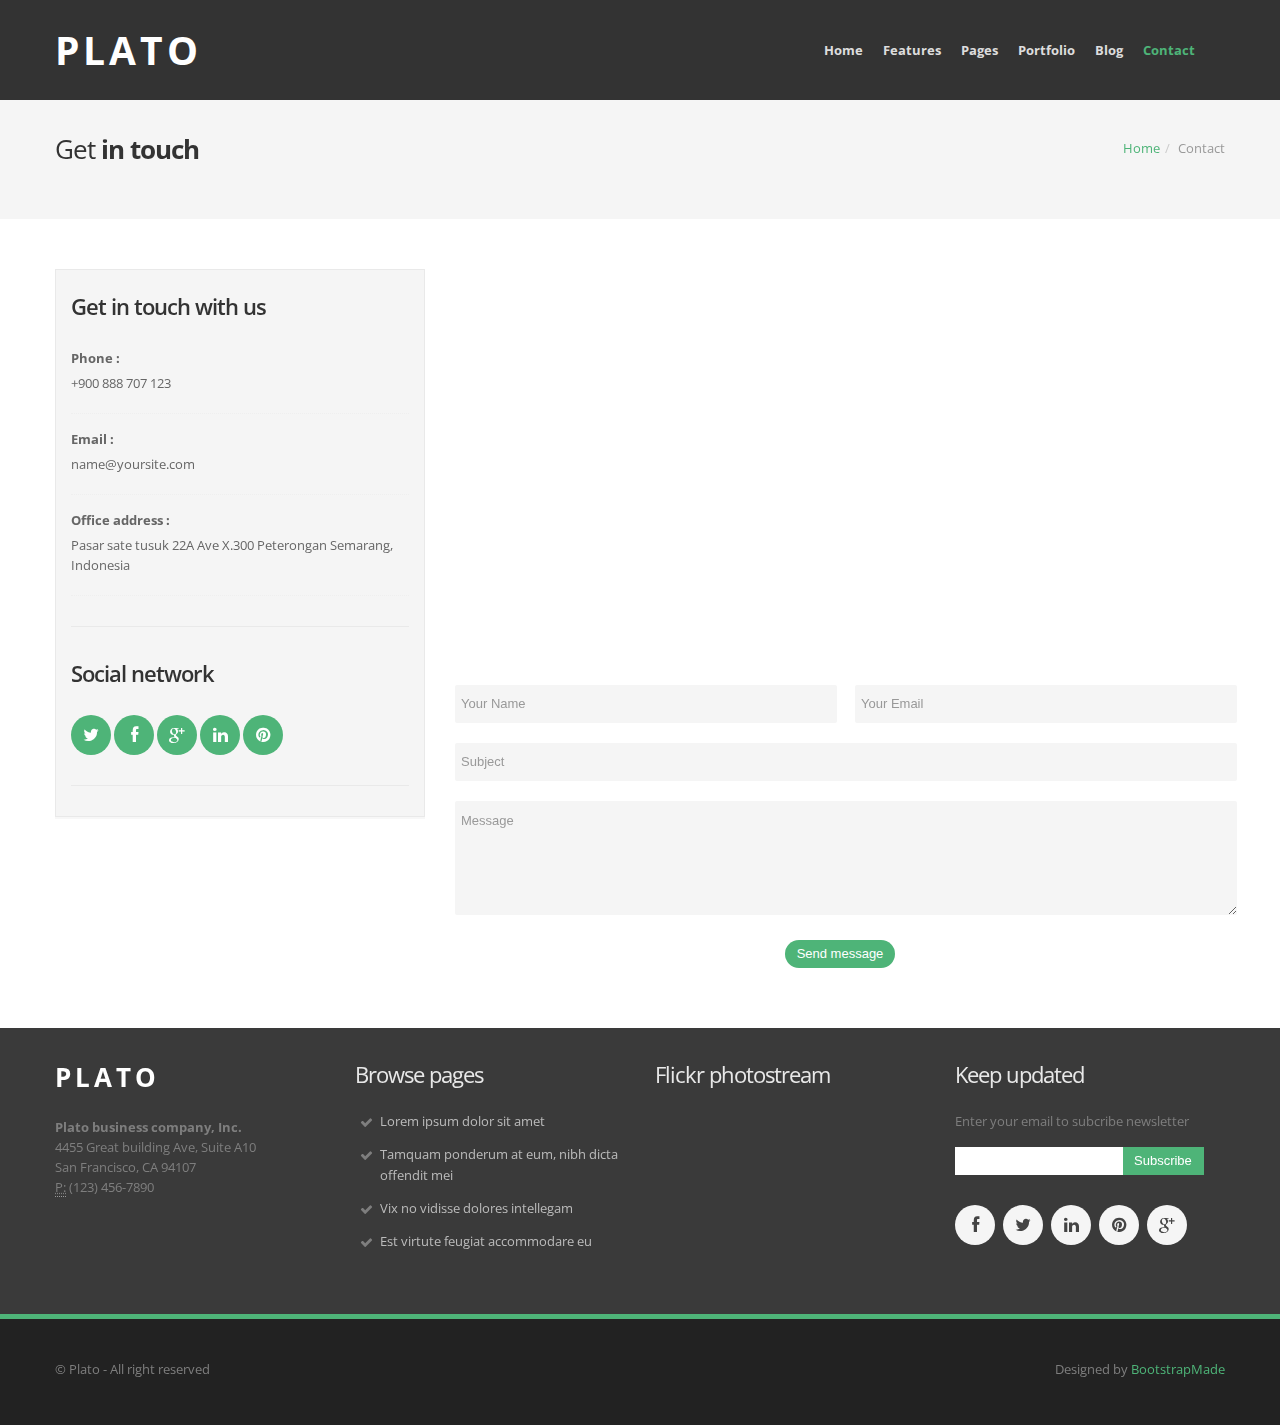
<file: contact.html>
<!DOCTYPE html>
<html lang="en">

<head>
  <meta charset="utf-8">
  <title>Plato - Clean responsive bootstrap website template</title>
  <meta name="viewport" content="width=device-width, initial-scale=1.0">
  <meta name="description" content="Clean responsive bootstrap website template">
  <meta name="author" content="">
  <!-- styles -->
  <link href="assets/css/bootstrap.css" rel="stylesheet">
  <link href="assets/css/bootstrap-responsive.css" rel="stylesheet">
  <link href="assets/css/docs.css" rel="stylesheet">
  <link href="assets/css/prettyPhoto.css" rel="stylesheet">
  <link href="assets/js/google-code-prettify/prettify.css" rel="stylesheet">
  <link href="assets/css/prettyPhoto.css" rel="stylesheet">
  <link href="assets/css/flexslider.css" rel="stylesheet">
  <link href="assets/css/refineslide.css" rel="stylesheet">
  <link href="assets/css/font-awesome.css" rel="stylesheet">
  <link href="assets/css/animate.css" rel="stylesheet">
  <link href="https://fonts.googleapis.com/css?family=Open+Sans:400italic,400,600,700" rel="stylesheet">

  <link href="assets/css/style.css" rel="stylesheet">
  <link href="assets/color/default.css" rel="stylesheet">

  <!-- fav and touch icons -->
  <link rel="shortcut icon" href="assets/ico/favicon.ico">
  <link rel="apple-touch-icon-precomposed" sizes="144x144" href="assets/ico/apple-touch-icon-144-precomposed.png">
  <link rel="apple-touch-icon-precomposed" sizes="114x114" href="assets/ico/apple-touch-icon-114-precomposed.png">
  <link rel="apple-touch-icon-precomposed" sizes="72x72" href="assets/ico/apple-touch-icon-72-precomposed.png">
  <link rel="apple-touch-icon-precomposed" href="assets/ico/apple-touch-icon-57-precomposed.png">

  <!-- =======================================================
    Theme Name: Plato
    Theme URL: https://bootstrapmade.com/plato-responsive-bootstrap-website-template/
    Author: BootstrapMade.com
    Author URL: https://bootstrapmade.com
  ======================================================= -->
</head>

<body>
  <header>
    <!-- Navbar
    ================================================== -->
    <div class=" cbp-af-header">
      <div class=" cbp-af-inner">
        <div class="container">
          <div class="row">

            <div class="span4">
              <!-- logo -->
              <a class="logo" href="index.html">
                <h1>Plato</h1>
                <!-- <img src="assets/img/logo.png" alt="" /> -->
              </a>
              <!-- end logo -->
            </div>

            <div class="span8">
              <!-- top menu -->
              <div class="navbar">
                <div class="navbar-inner">
                  <nav>
                    <ul class="nav topnav">
                      <li class="dropdown">
                        <a href="index.html">Home</a>
                      </li>
                      <li class="dropdown">
                        <a href="#">Features</a>
                        <ul class="dropdown-menu">
                          <li><a href="scaffolding.html">Scaffolding</a></li>
                          <li><a href="base-css.html">Base CSS</a></li>
                          <li><a href="components.html">Components</a></li>
                          <li><a href="icons.html">Icons</a></li>
                          <li><a href="list.html">Styled lists</a></li>
                          <li class="dropdown"><a href="#">3rd level</a>
                            <ul class="dropdown-menu sub-menu">
                              <li><a href="#">Example menu</a></li>
                              <li><a href="#">Example menu</a></li>
                              <li><a href="#">Example menu</a></li>
                            </ul>
                          </li>
                        </ul>
                      </li>
                      <li class="dropdown">
                        <a href="#">Pages</a>
                        <ul class="dropdown-menu">
                          <li><a href="about.html">About us</a></li>
                          <li><a href="pricingtable.html">Pricing table</a></li>
                          <li><a href="404.html">404</a></li>
                        </ul>
                      </li>
                      <li class="dropdown">
                        <a href="#">Portfolio</a>
                        <ul class="dropdown-menu">
                          <li><a href="portfolio-2cols.html">Portfolio 2 columns</a></li>
                          <li><a href="portfolio-3cols.html">Portfolio 3 columns</a></li>
                          <li><a href="portfolio-4cols.html">Portfolio 4 columns</a></li>
                          <li><a href="portfolio-detail.html">Portfolio detail</a></li>
                        </ul>
                      </li>
                      <li class="dropdown">
                        <a href="#">Blog</a>
                        <ul class="dropdown-menu">
                          <li><a href="blog_left_sidebar.html">Blog left sidebar</a></li>
                          <li><a href="blog_right_sidebar.html">Blog right sidebar</a></li>
                          <li><a href="post_left_sidebar.html">Post left sidebar</a></li>
                          <li><a href="post_right_sidebar.html">Post right sidebar</a></li>
                        </ul>
                      </li>
                      <li class="active">
                        <a href="contact.html">Contact</a>
                      </li>
                    </ul>
                  </nav>
                </div>
              </div>
              <!-- end menu -->
            </div>

          </div>
        </div>
      </div>
    </div>
  </header>
  <!-- Subhead
================================================== -->
  <section id="subintro">

    <div class="container">
      <div class="row">
        <div class="span4">
          <h3>Get <strong>in touch</strong></h3>
        </div>
        <div class="span8">
          <ul class="breadcrumb notop">
            <li><a href="#">Home</a><span class="divider">/</span></li>
            <li class="active">Contact</li>
          </ul>
        </div>
      </div>
    </div>

  </section>

  <section id="maincontent">
    <div class="container">
      <div class="row">
        <div class="span4">
          <aside>
            <div class="widget">
              <h4>Get in touch with us</h4>
              <ul>
                <li><label><strong>Phone : </strong></label>
                  <p>
                    +900 888 707 123
                  </p>
                </li>
                <li><label><strong>Email : </strong></label>
                  <p>
                    name@yoursite.com
                  </p>
                </li>
                <li><label><strong>Office address : </strong></label>
                  <p>
                    Pasar sate tusuk 22A Ave X.300 Peterongan Semarang, Indonesia
                  </p>
                </li>
              </ul>
            </div>
            <div class="widget">
              <h4>Social network</h4>
              <ul class="social-links">
                <li><a href="#" title="Twitter"><i class="icon-bg-light icon-twitter icon-circled icon-1x active"></i></a></li>
                <li><a href="#" title="Facebook"><i class="icon-bg-light icon-facebook icon-circled icon-1x active"></i></a></li>
                <li><a href="#" title="Google plus"><i class="icon-bg-light icon-google-plus icon-circled icon-1x active"></i></a></li>
                <li><a href="#" title="Linkedin"><i class="icon-bg-light icon-linkedin icon-circled icon-1x active"></i></a></li>
                <li><a href="#" title="Pinterest"><i class="icon-bg-light icon-pinterest icon-circled icon-1x active"></i></a></li>
              </ul>
            </div>
          </aside>
        </div>
        <div class="span8">
          <div class="map-container">
            <iframe src="https://www.google.com/maps/embed?pb=!1m18!1m12!1m3!1d22864.11283411948!2d-73.96468908098944!3d40.630720240038435!2m3!1f0!2f0!3f0!3m2!1i1024!2i768!4f13.1!3m3!1m2!1s0x89c24fa5d33f083b%3A0xc80b8f06e177fe62!2sNew+York%2C+NY%2C+USA!5e0!3m2!1sen!2sbg!4v1540447494452" width="100%" height="380" frameborder="0" style="border:0" allowfullscreen></iframe>
          </div>
          <div class="spacer30">
          </div>

          <div id="sendmessage">Your message has been sent. Thank you!</div>
          <div id="errormessage"></div>
          <form action="" method="post" role="form" class="contactForm">
            <div class="row">
              <div class="span4 form-group">
                <input type="text" name="name" class="form-control" id="name" placeholder="Your Name" data-rule="minlen:4" data-msg="Please enter at least 4 chars" />
                <div class="validation"></div>
              </div>

              <div class="span4 form-group">
                <input type="email" class="form-control" name="email" id="email" placeholder="Your Email" data-rule="email" data-msg="Please enter a valid email" />
                <div class="validation"></div>
              </div>
              <div class="span8 form-group">
                <input type="text" class="form-control" name="subject" id="subject" placeholder="Subject" data-rule="minlen:4" data-msg="Please enter at least 8 chars of subject" />
                <div class="validation"></div>
              </div>
              <div class="span8 form-group">
                <textarea class="form-control" name="message" rows="5" data-rule="required" data-msg="Please write something for us" placeholder="Message"></textarea>
                <div class="validation"></div>
                <div class="text-center">
                  <button class="btn btn-color btn-rounded" type="submit">Send message</button>
                </div>
              </div>
            </div>
          </form>
        </div>
      </div>
    </div>
  </section>
  <!-- Footer
 ================================================== -->
  <footer class="footer">
    <div class="container">
      <div class="row">
        <div class="span3">
          <div class="widget">
            <!-- logo -->
            <div class="footerlogo">
              <h6><a href="index.html">Plato</a></h6>
              <!-- <img src="assets/img/logo.png" alt="" /> -->
            </div>
            <!-- end logo -->
            <address>
				<strong>Plato business company, Inc.</strong><br>
				 4455 Great building Ave, Suite A10<br>
				 San Francisco, CA 94107<br>
				<abbr title="Phone">P:</abbr> (123) 456-7890 </address>
          </div>
        </div>
        <div class="span3">
          <div class="widget">
            <h5>Browse pages</h5>
            <ul class="list list-ok">
              <li><a href="#">Lorem ipsum dolor sit amet</a></li>
              <li><a href="#">Tamquam ponderum at eum, nibh dicta offendit mei</a></li>
              <li><a href="#">Vix no vidisse dolores intellegam</a></li>
              <li><a href="#">Est virtute feugiat accommodare eu</a></li>
            </ul>
          </div>
        </div>
        <div class="span3">
          <div class="widget">
            <h5>Flickr photostream</h5>
            <div class="flickr_badge">
              <script type="text/javascript" src="http://www.flickr.com/badge_code_v2.gne?count=8&amp;display=random&amp;size=s&amp;layout=x&amp;source=user&amp;user=34178660@N03"></script>
            </div>
            <div class="clear"></div>
          </div>
        </div>
        <div class="span3">
          <div class="widget">
            <h5>Keep updated</h5>
            <p>
              Enter your email to subcribe newsletter
            </p>
            <form>
              <div class="input-append">
                <input class="span2" id="appendedInputButton" type="text">
                <button class="btn btn-color" type="submit">Subscribe</button>
              </div>
            </form>
            <ul class="social-network">
              <li><a href="#"><i class="icon-bg-light icon-facebook icon-circled icon-1x"></i></a></li>
              <li><a href="#" title="Twitter"><i class="icon-bg-light icon-twitter icon-circled icon-1x"></i></a></li>
              <li><a href="#" title="Linkedin"><i class="icon-bg-light icon-linkedin icon-circled icon-1x"></i></a></li>
              <li><a href="#" title="Pinterest"><i class="icon-bg-light icon-pinterest icon-circled icon-1x"></i></a></li>
              <li><a href="#" title="Google plus"><i class="icon-bg-light icon-google-plus icon-circled icon-1x"></i></a></li>
            </ul>
          </div>
        </div>
      </div>
    </div>
    <div class="subfooter">
      <div class="container">
        <div class="row">
          <div class="span6">
            <p>
              &copy; Plato - All right reserved
            </p>
          </div>
          <div class="span6">
            <div class="pull-right">
              <div class="credits">
                <!--
                  All the links in the footer should remain intact.
                  You can delete the links only if you purchased the pro version.
                  Licensing information: https://bootstrapmade.com/license/
                  Purchase the pro version with working PHP/AJAX contact form: https://bootstrapmade.com/buy/?theme=Plato
                -->
                Designed by <a href="https://bootstrapmade.com/">BootstrapMade</a>
              </div>
            </div>
          </div>
        </div>
      </div>
    </div>
  </footer>

  <script src="assets/js/jquery.js"></script>
  <script src="assets/js/modernizr.js"></script>
  <script src="assets/js/jquery.easing.1.3.js"></script>
  <script src="assets/js/google-code-prettify/prettify.js"></script>
  <script src="assets/js/bootstrap.js"></script>
  <script src="assets/js/jquery.prettyPhoto.js"></script>
  <script src="assets/js/portfolio/jquery.quicksand.js"></script>
  <script src="assets/js/portfolio/setting.js"></script>
  <script src="assets/js/hover/jquery-hover-effect.js"></script>
  <script src="assets/js/jquery.flexslider.js"></script>
  <script src="assets/js/classie.js"></script>
  <script src="assets/js/cbpAnimatedHeader.min.js"></script>
  <script src="assets/js/jquery.refineslide.js"></script>
  <script src="assets/js/jquery.ui.totop.js"></script>

  <!-- Contact Form JavaScript File -->
  <script src="contactform/contactform.js"></script>

  <!-- Template Custom Javascript File -->
  <script src="assets/js/custom.js"></script>

</body>

</html>
</file>
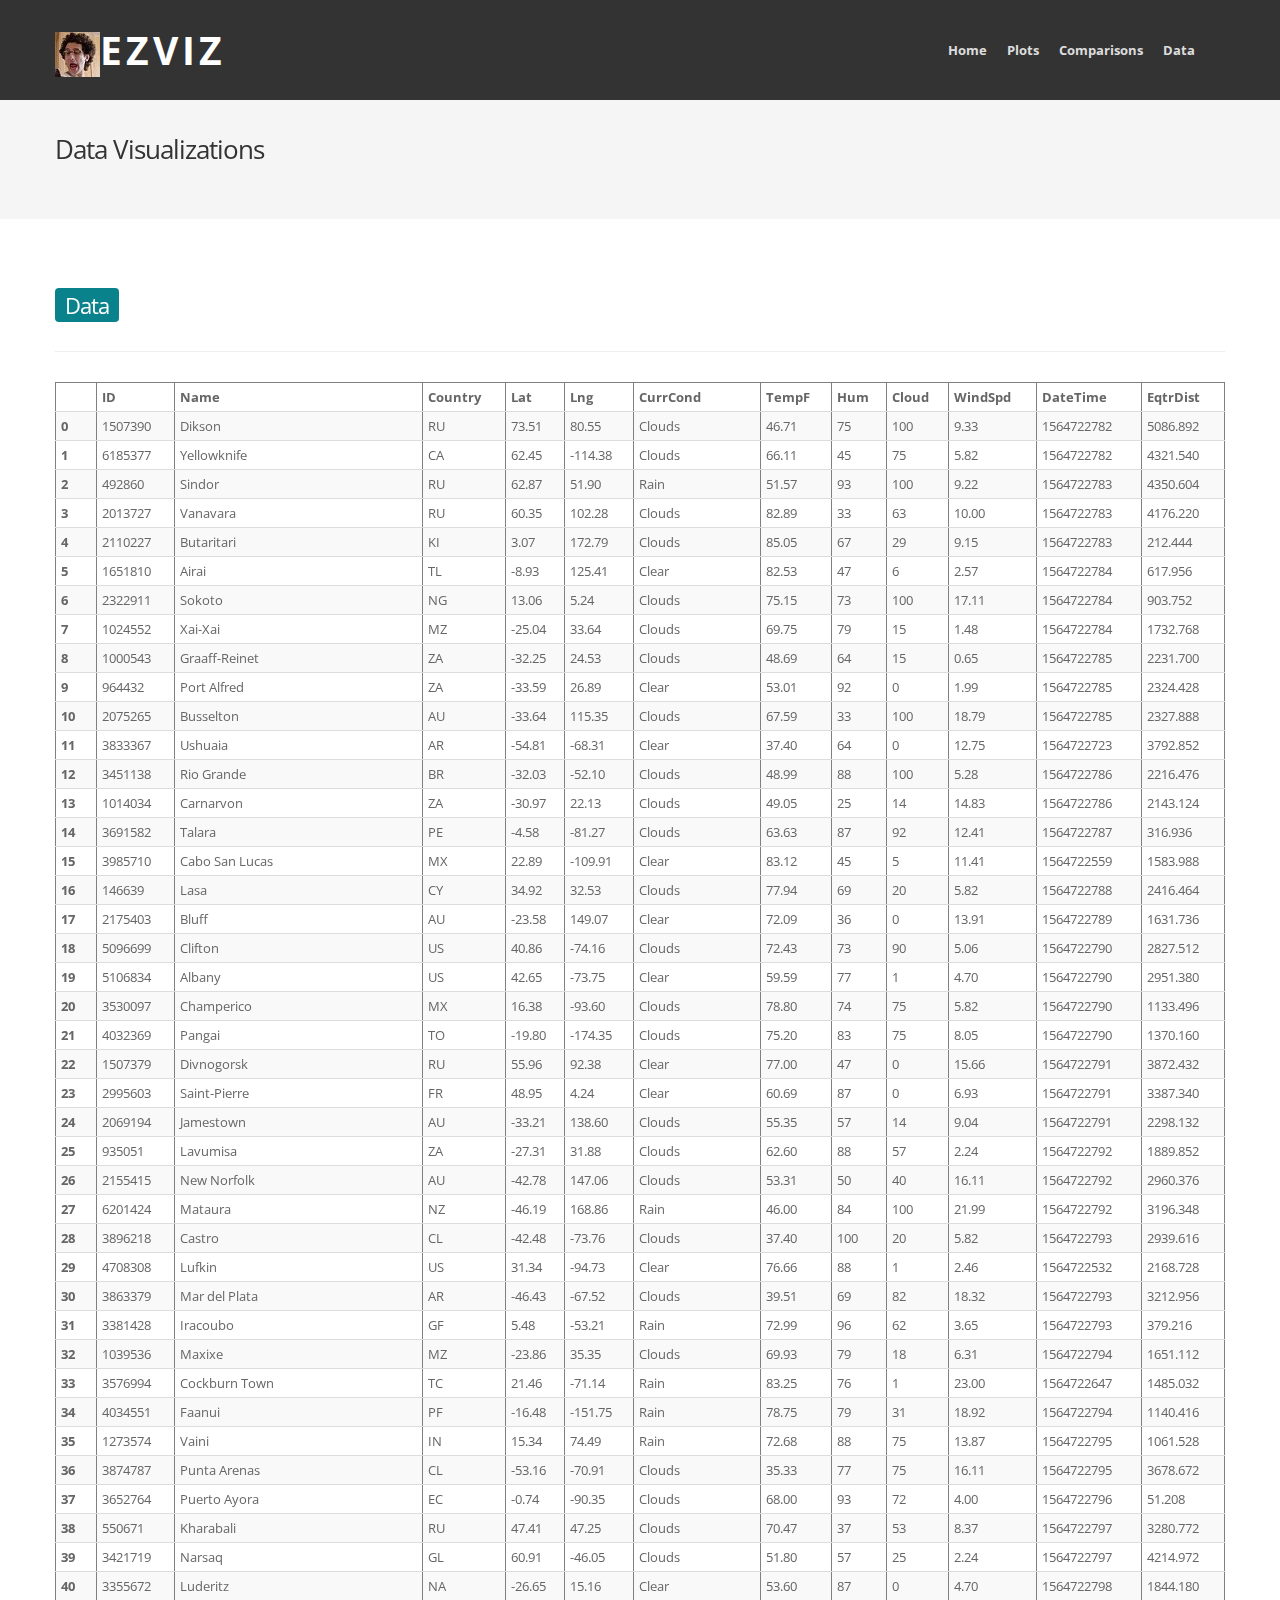
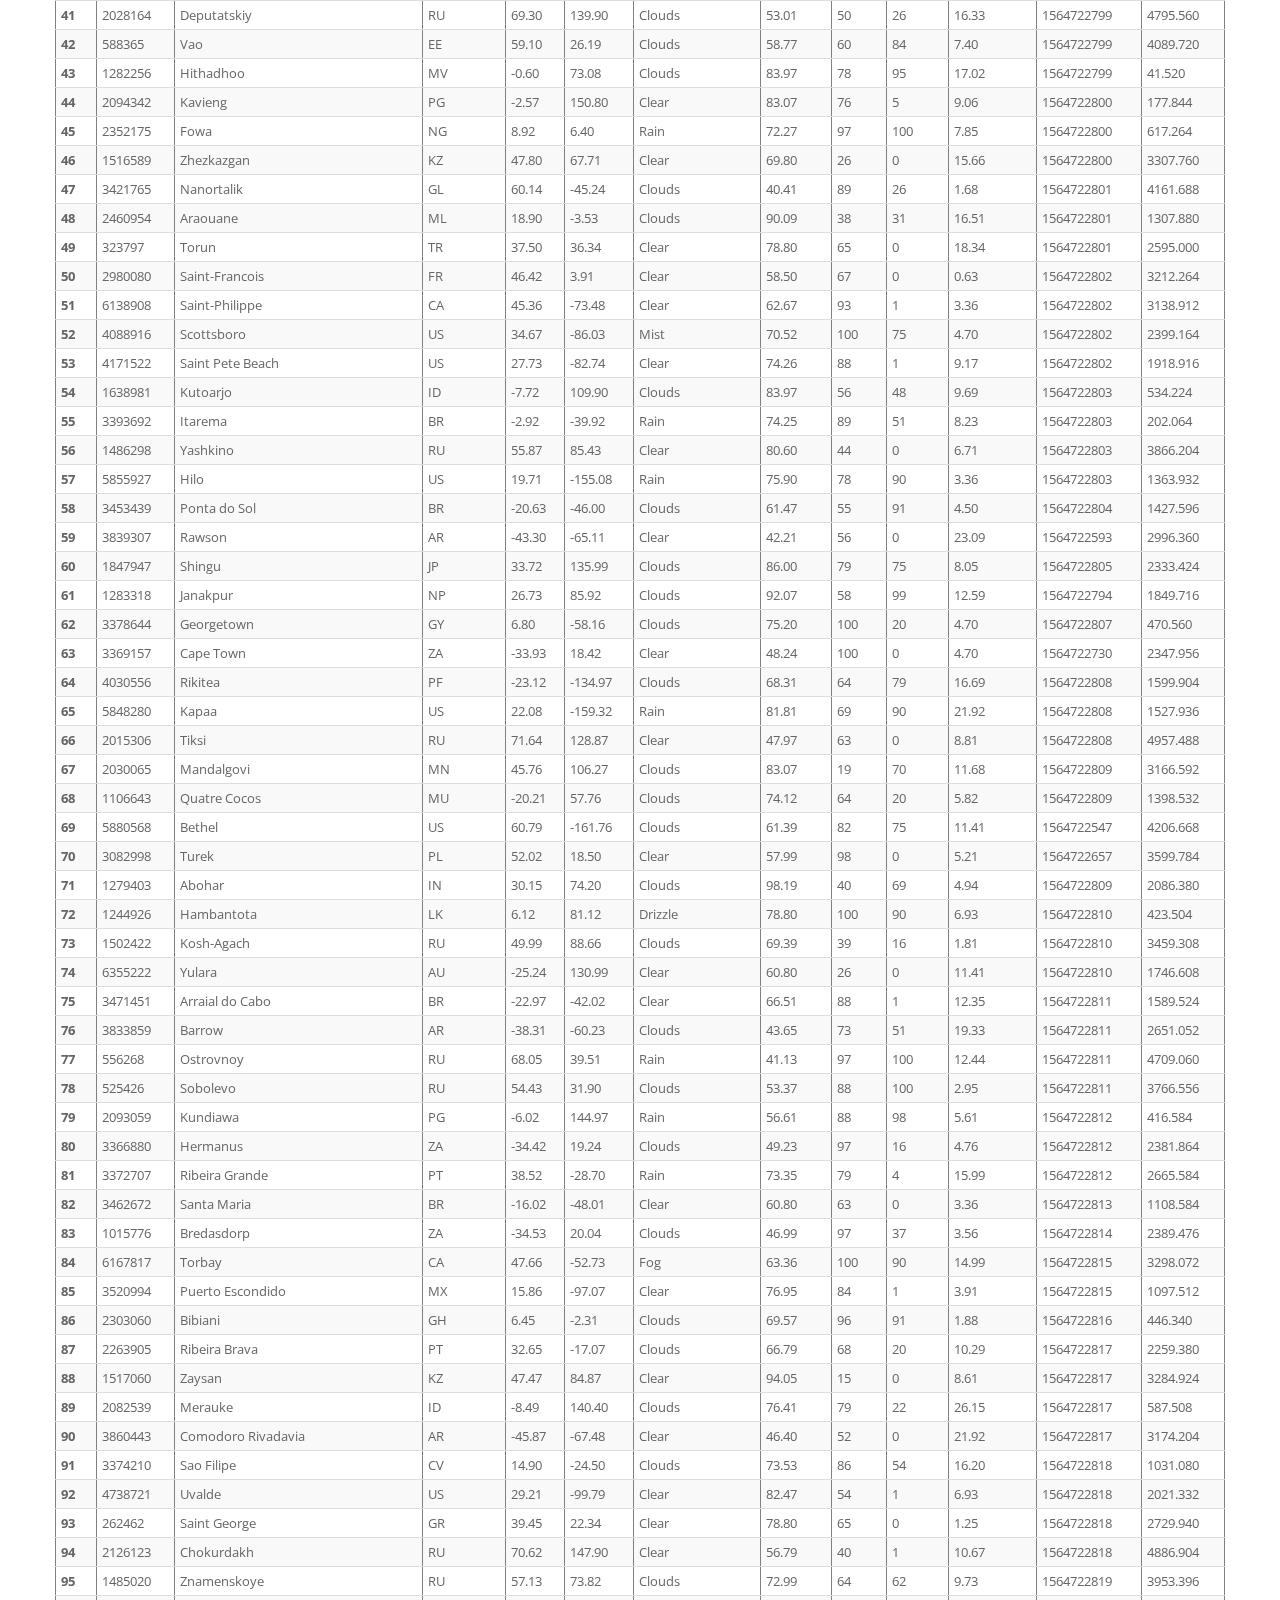
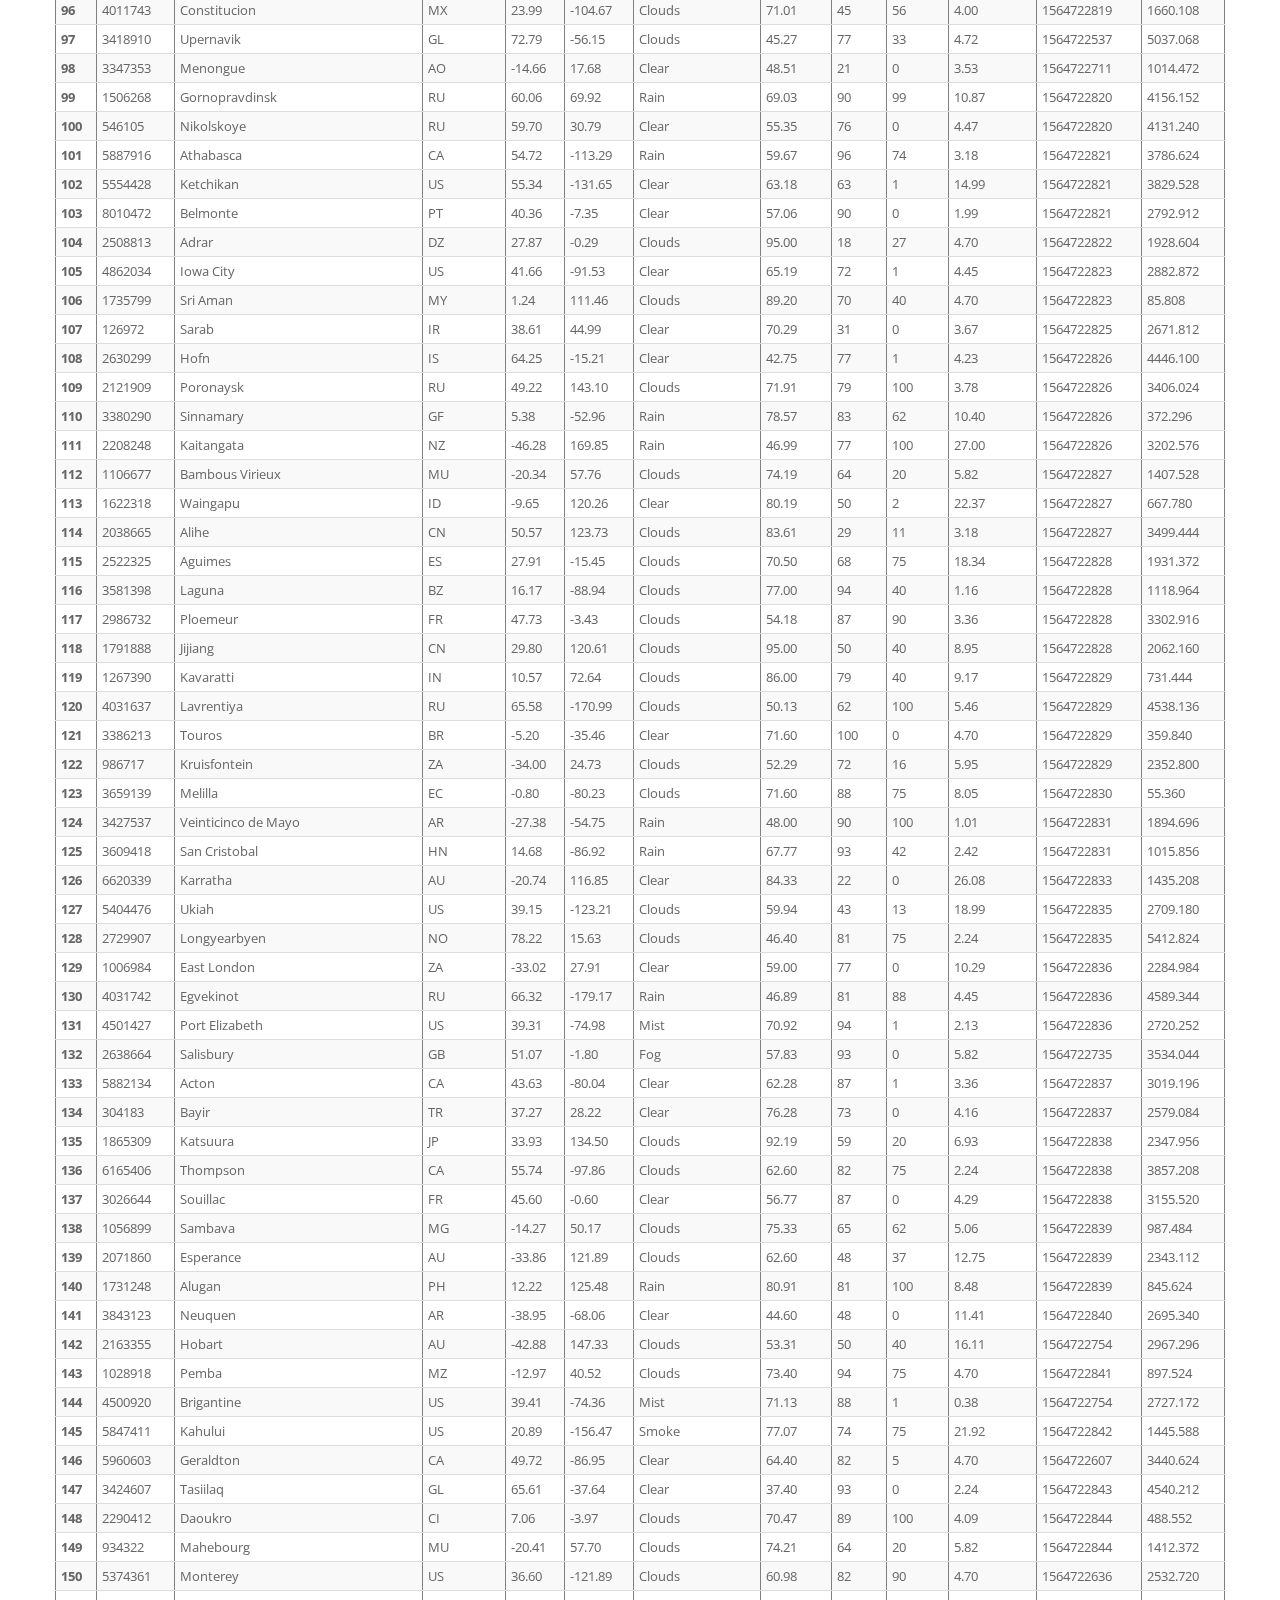
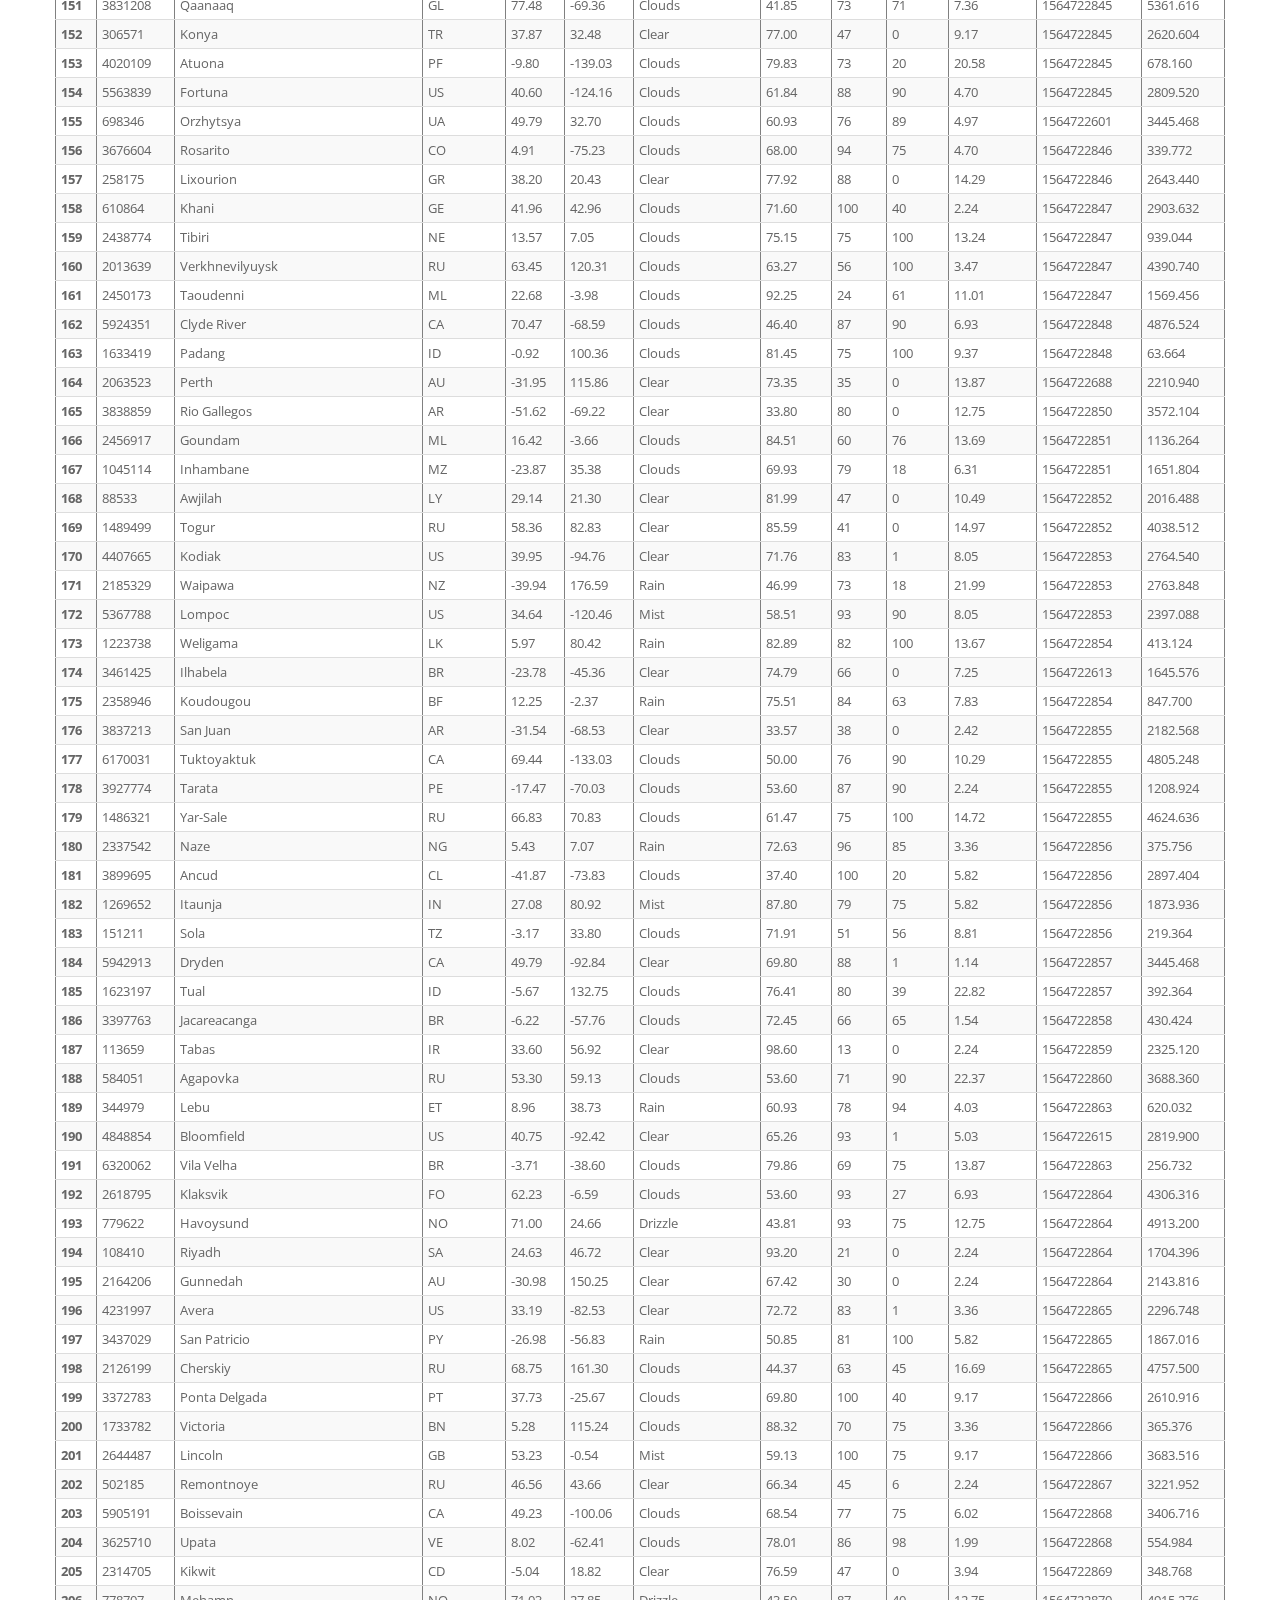
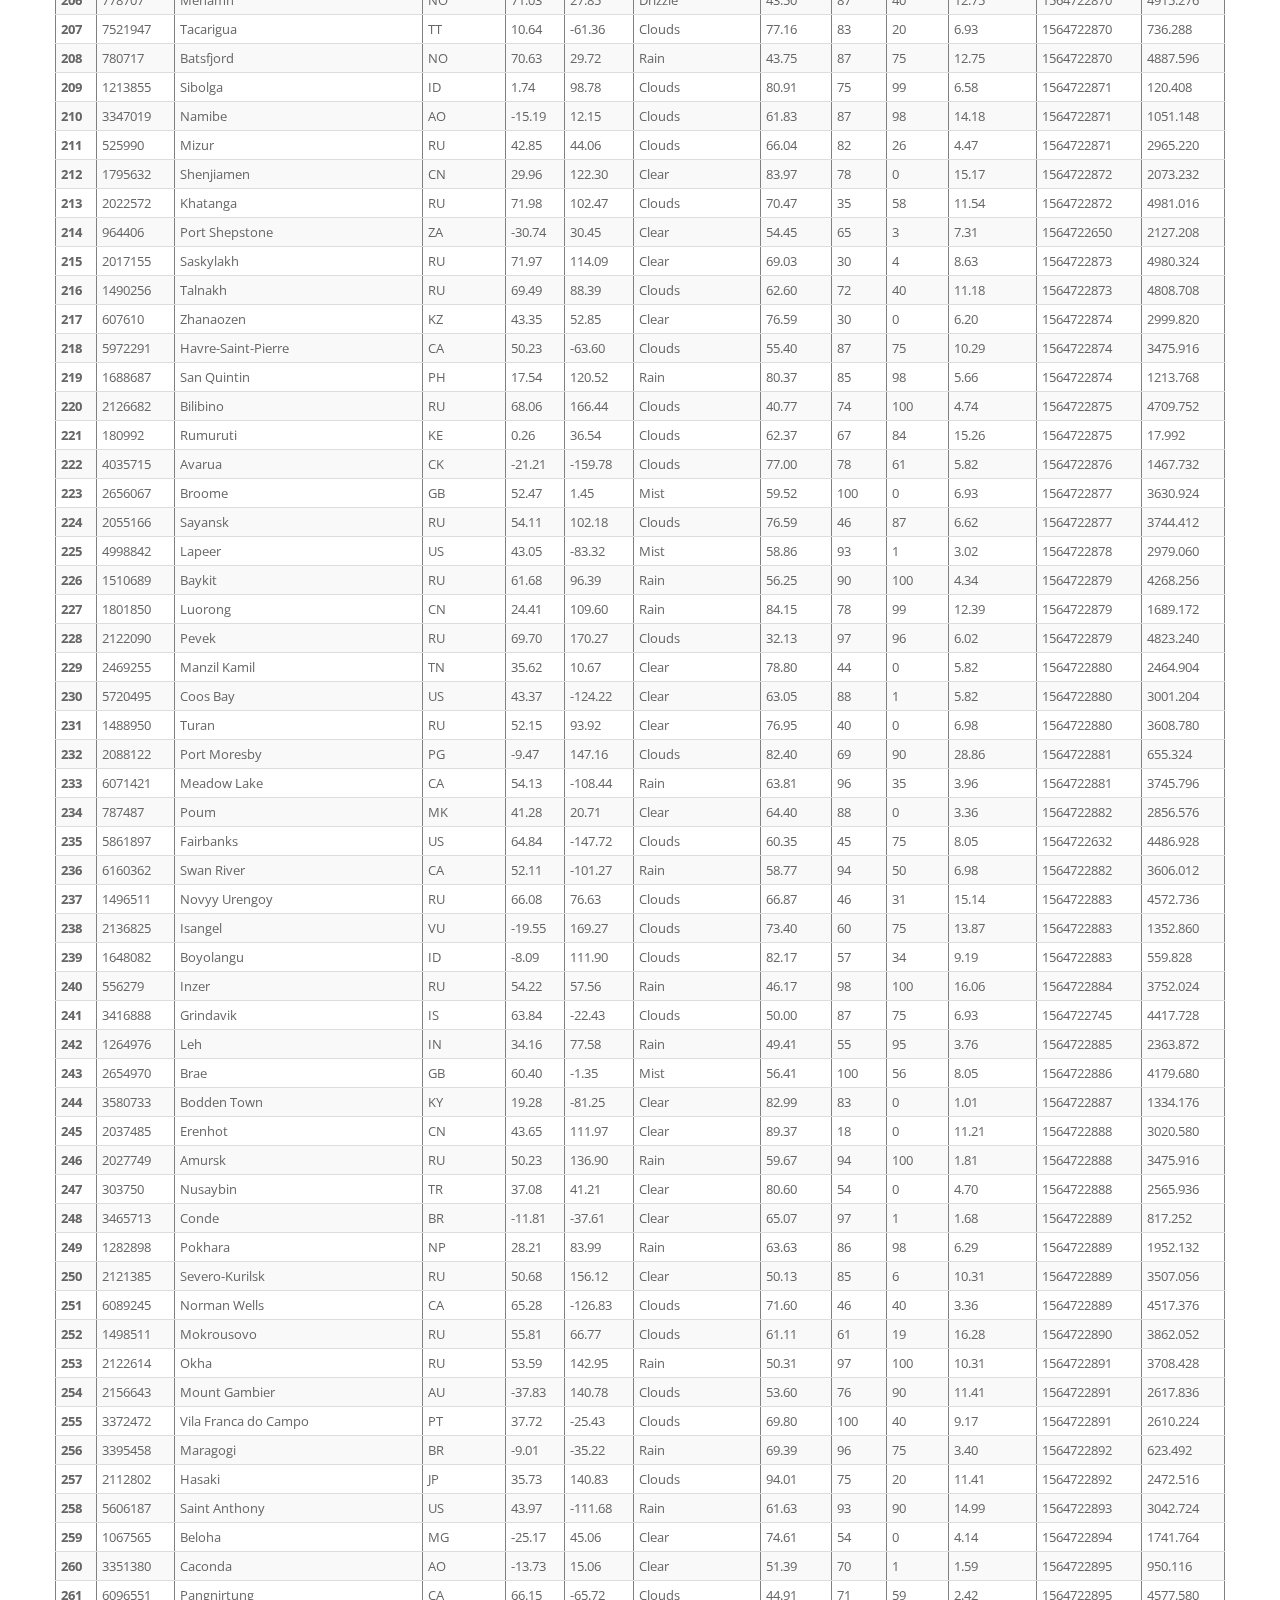
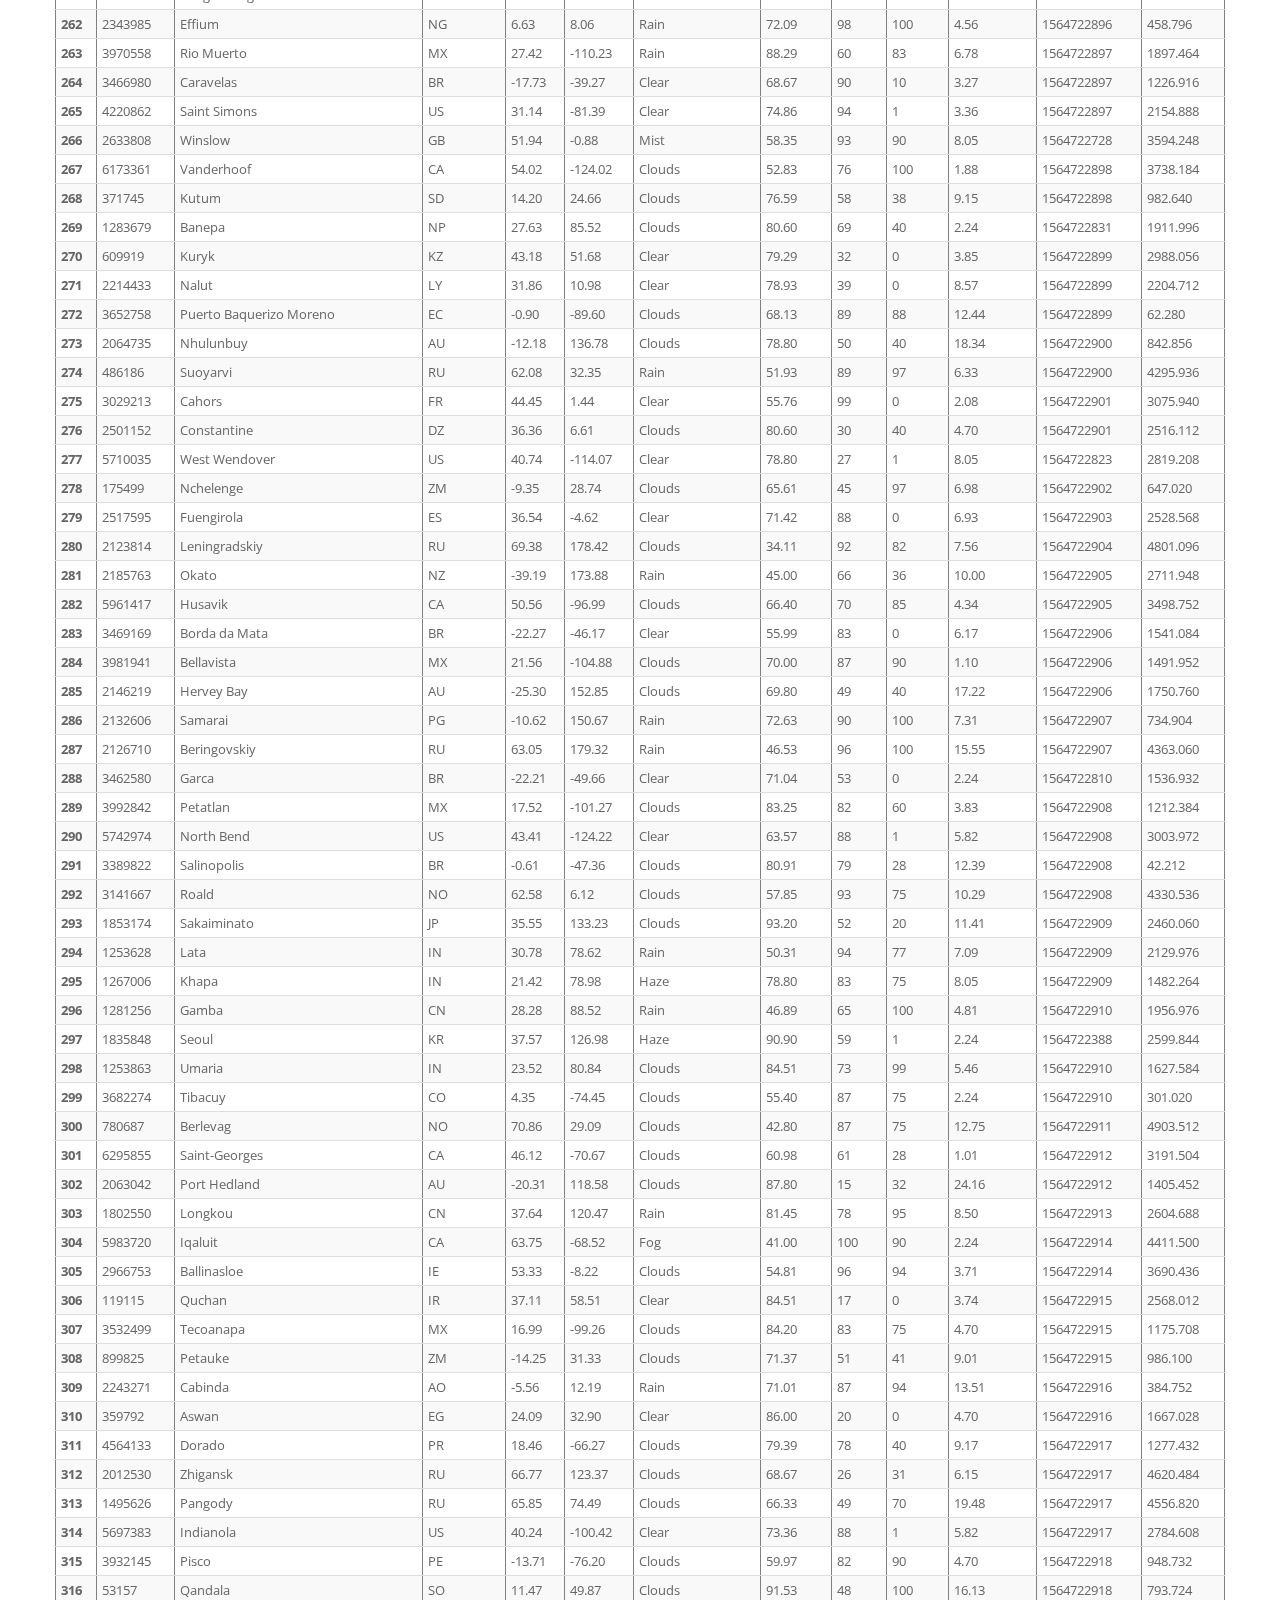
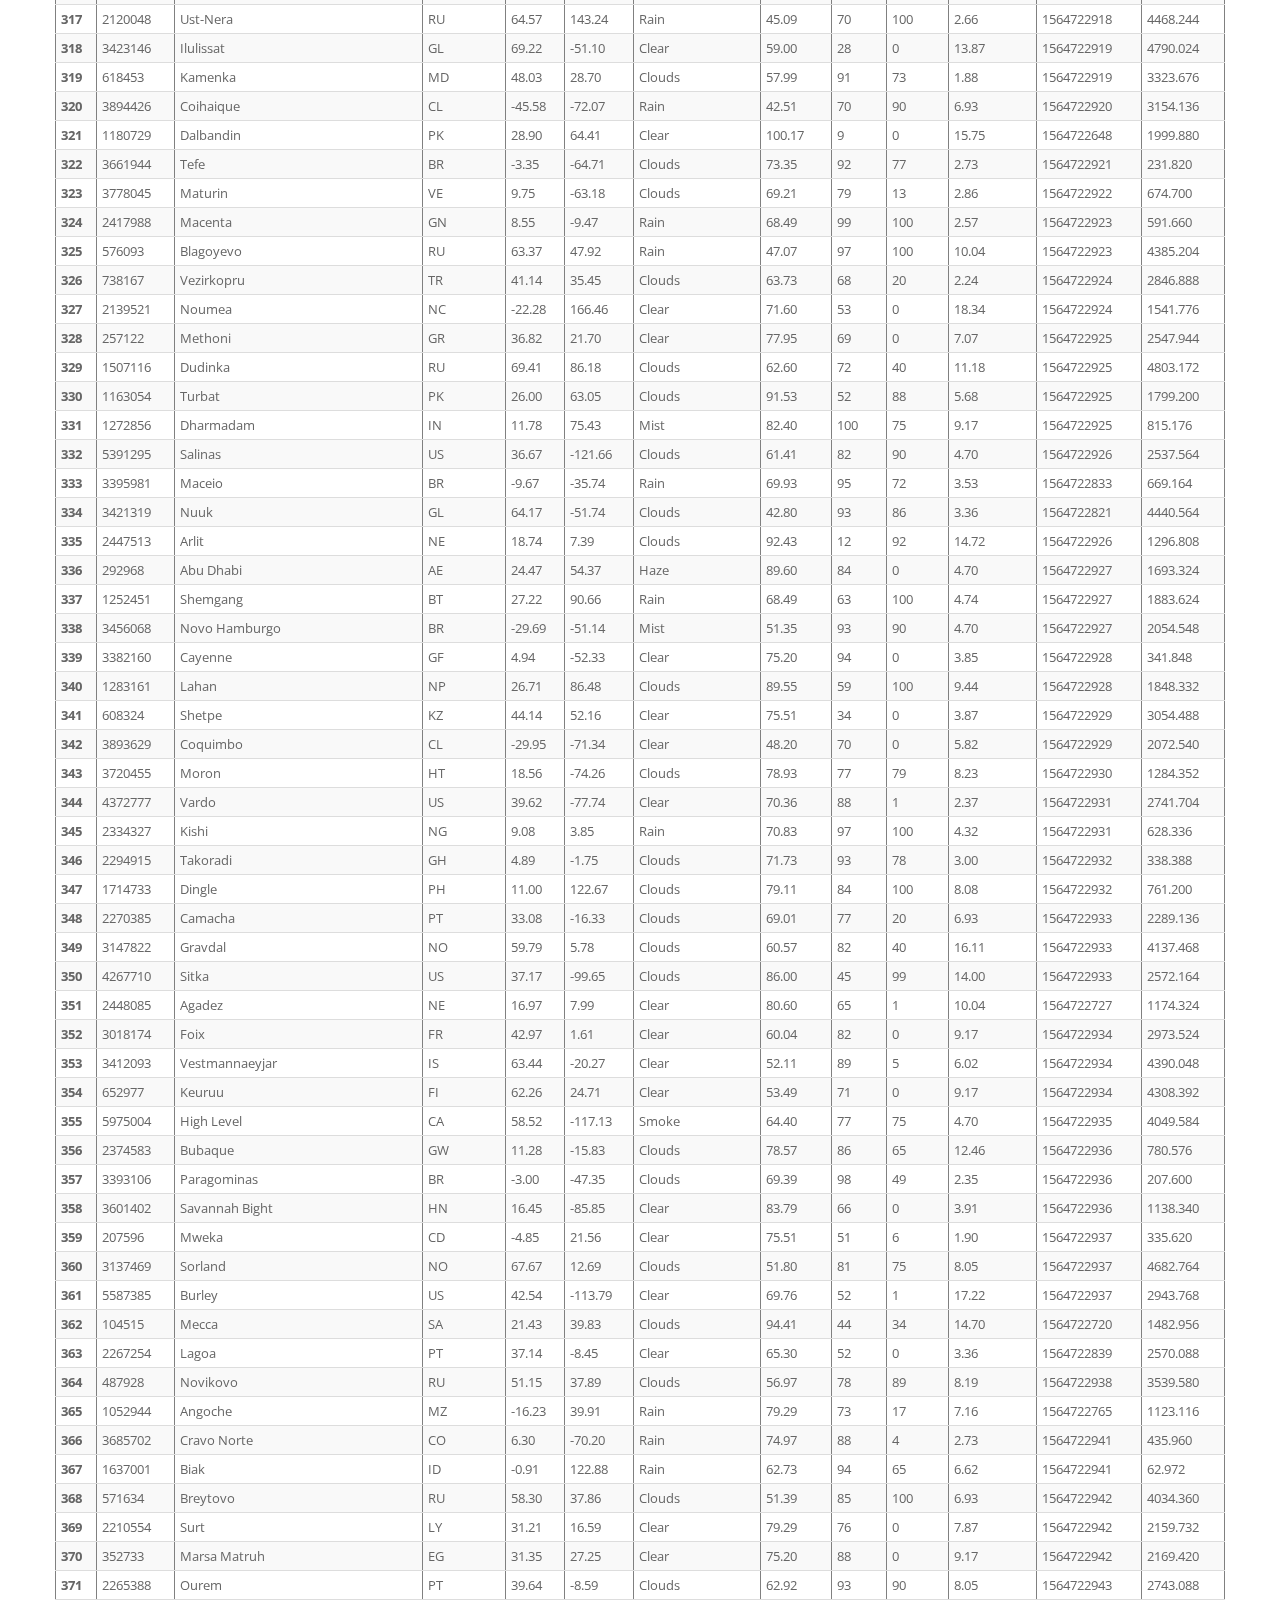
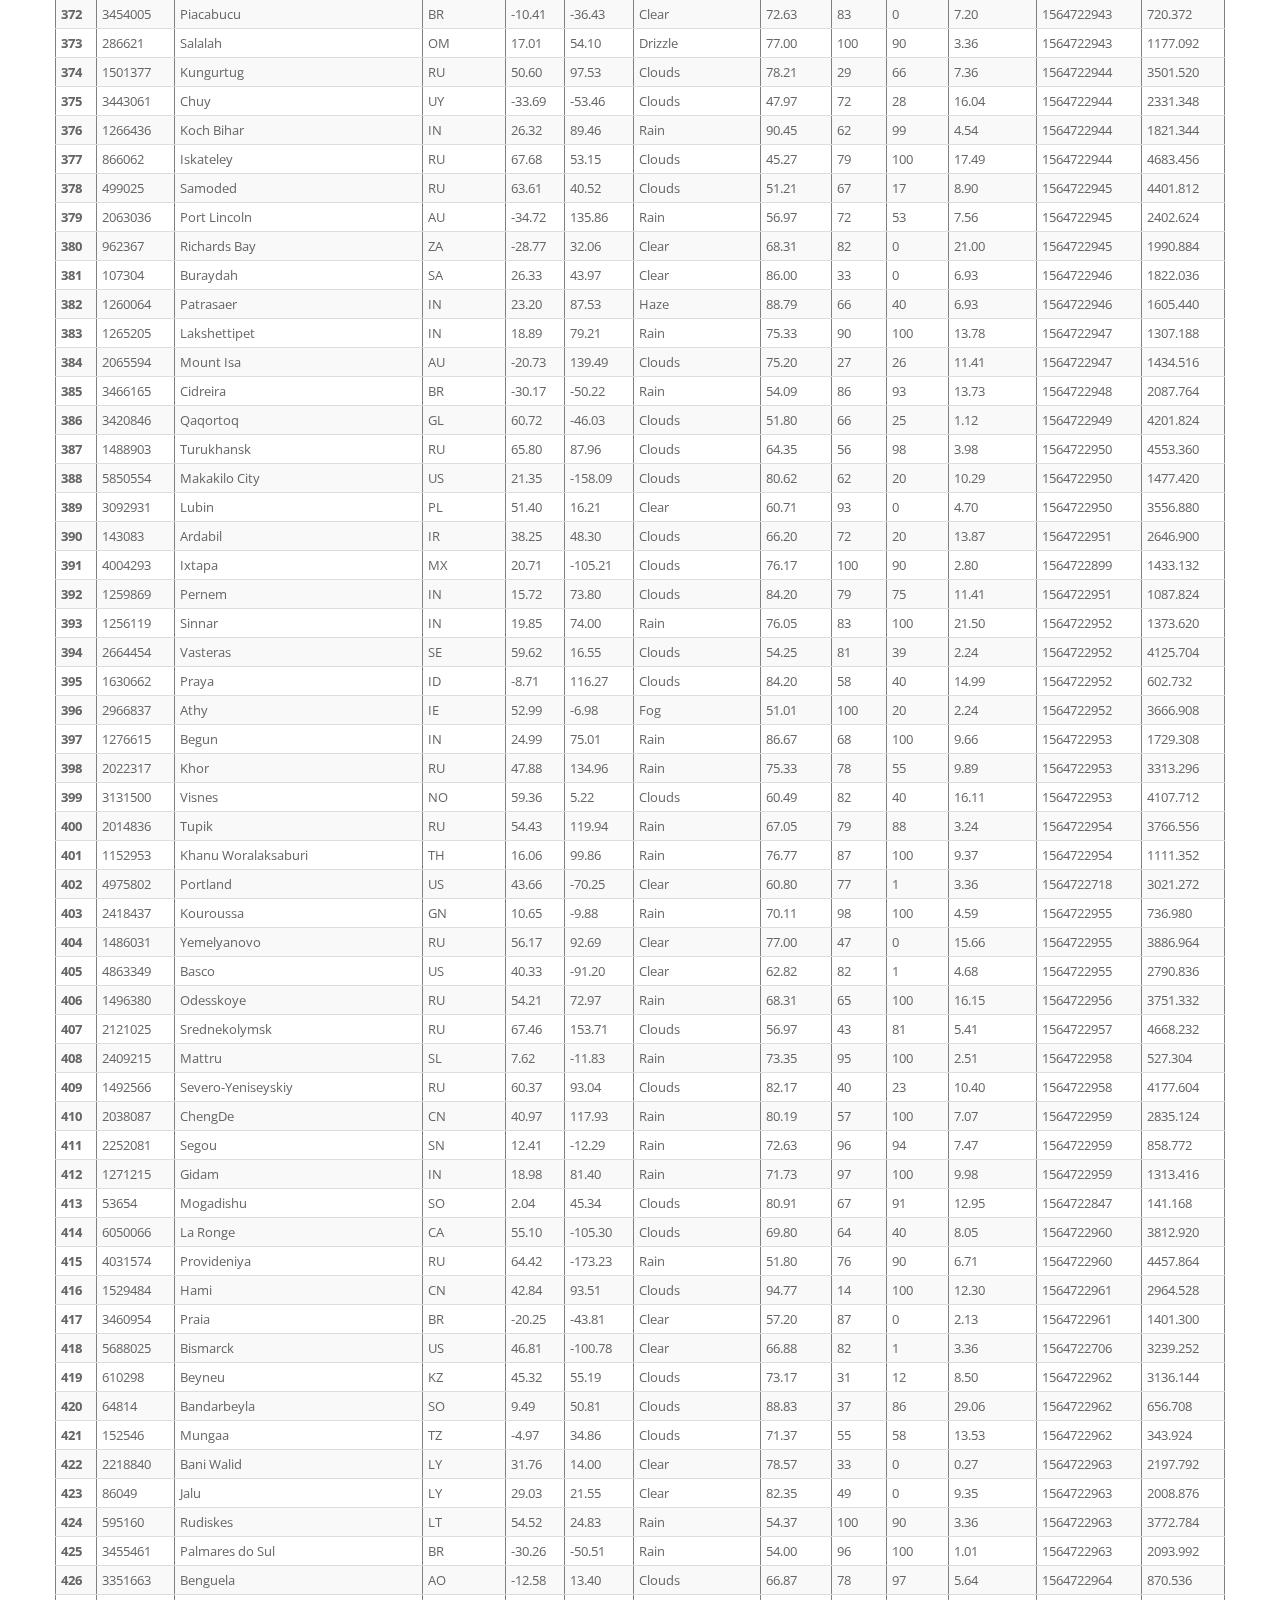
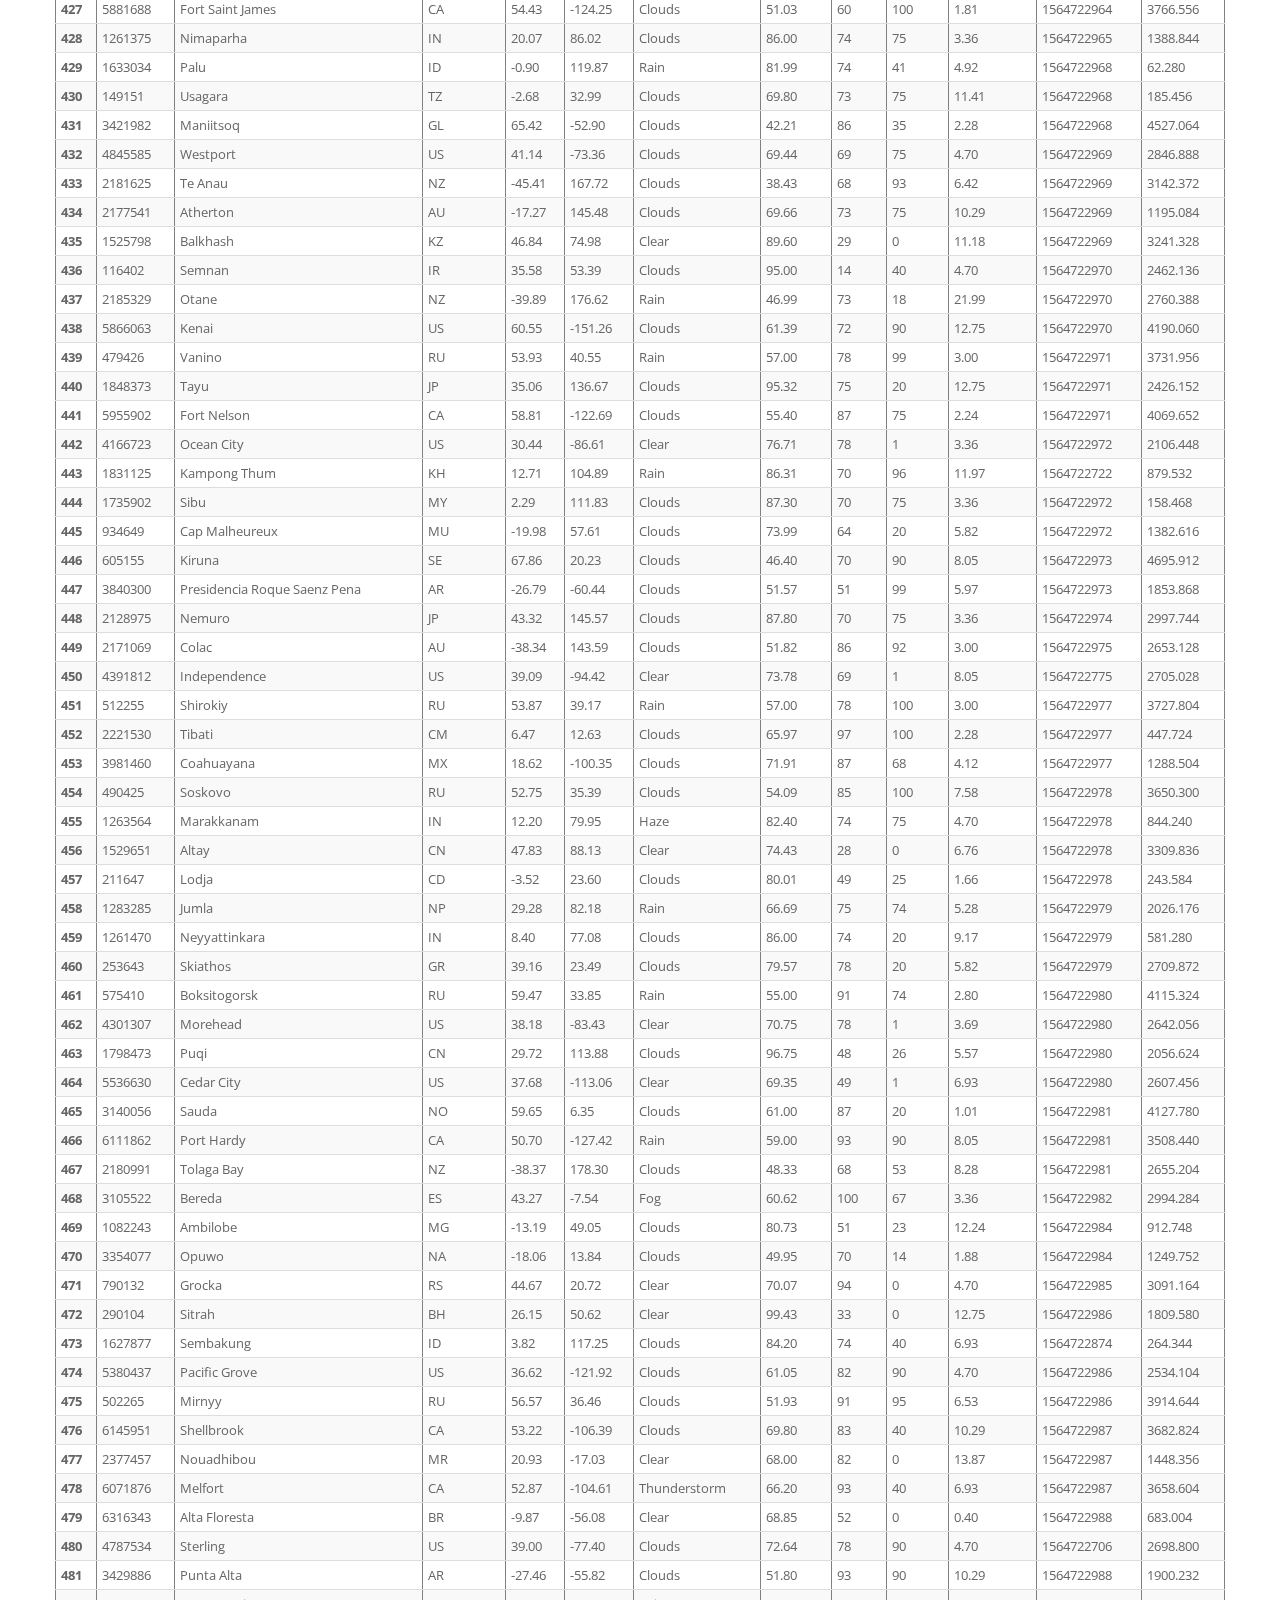
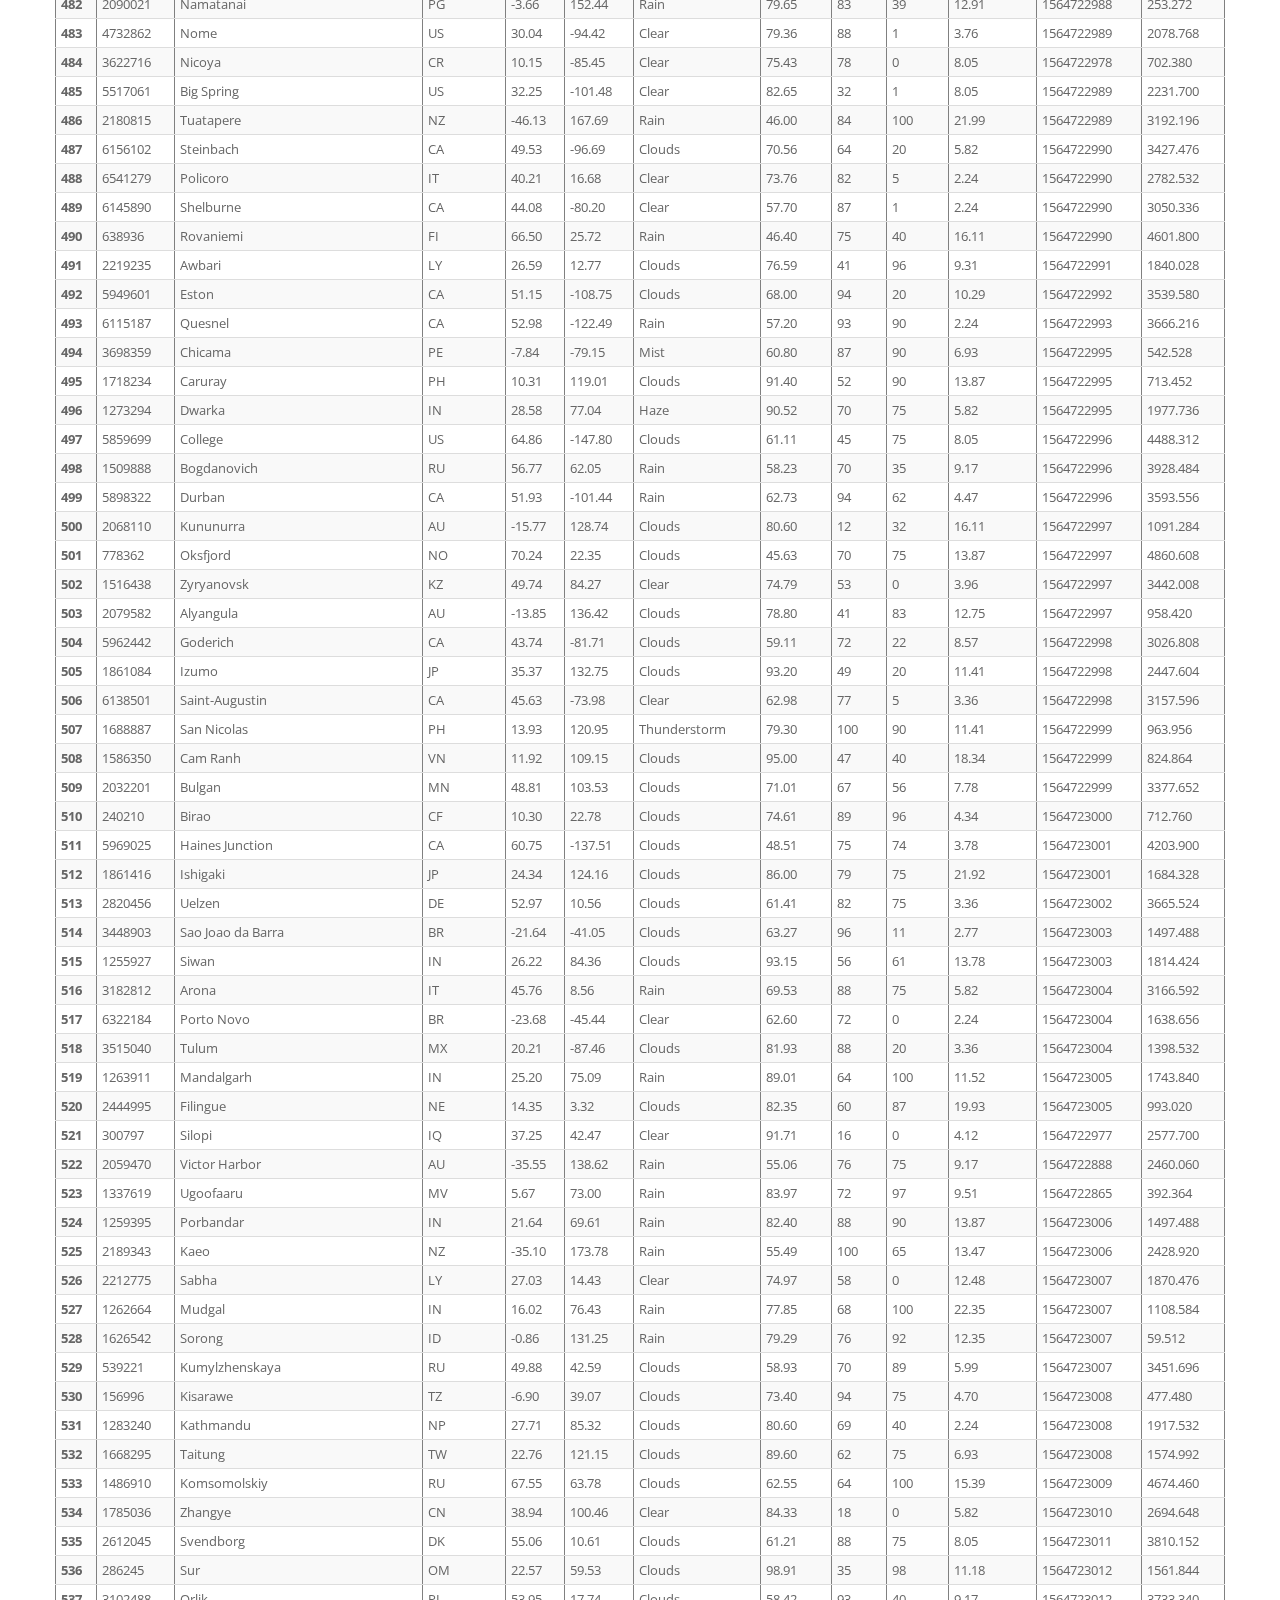
<file: data.html>
<!DOCTYPE html>
<html lang="en">

<head>
  <meta charset="utf-8">
  <title>Ezra Kenigsberg's Data Visualization Homework</title>
  <meta name="viewport" content="width=device-width, initial-scale=1.0">
  <meta name="description" content="Ezra Kenigsberg's Data Visualization Homework">
  <meta name="author" content="Ezra Kenigsberg">
  <!-- styles -->
  <link href="assets/css/bootstrap.css" rel="stylesheet">
  <link href="assets/css/bootstrap-responsive.css" rel="stylesheet">
  <link href="assets/css/docs.css" rel="stylesheet">
  <link href="assets/css/prettyPhoto.css" rel="stylesheet">
  <link href="assets/js/google-code-prettify/prettify.css" rel="stylesheet">
  <link href="assets/css/flexslider.css" rel="stylesheet">
  <link href="assets/css/refineslide.css" rel="stylesheet">
  <link href="assets/css/font-awesome.css" rel="stylesheet">
  <link href="assets/css/animate.css" rel="stylesheet">
  <link href="https://fonts.googleapis.com/css?family=Open+Sans:400italic,400,600,700" rel="stylesheet">

  <link href="assets/css/style.css" rel="stylesheet">
  <link href="assets/color/default.css" rel="stylesheet">

  <!-- fav and touch icons -->
  <link rel="shortcut icon" href="assets/ico/favicon.ico">
  <link rel="apple-touch-icon-precomposed" sizes="144x144" href="assets/ico/apple-touch-icon-144-precomposed.png">
  <link rel="apple-touch-icon-precomposed" sizes="114x114" href="assets/ico/apple-touch-icon-114-precomposed.png">
  <link rel="apple-touch-icon-precomposed" sizes="72x72" href="assets/ico/apple-touch-icon-72-precomposed.png">
  <link rel="apple-touch-icon-precomposed" href="assets/ico/apple-touch-icon-57-precomposed.png">

  <!-- =======================================================
    Theme Name: Plato
    Theme URL: https://bootstrapmade.com/plato-responsive-bootstrap-website-template/
    Author: BootstrapMade.com
    Author URL: https://bootstrapmade.com
  ======================================================= -->
</head>

<body>
  <header>
    <!-- Navbar
    ================================================== -->
    <div class="cbp-af-header">
      <div class=" cbp-af-inner">
        <div class="container">
          <div class="row">

            <div class="span4">
              <!-- logo -->
              <div class="logo">
			    <h1><a href="index.html"><img src="assets/img/Ezra's Studly Jewfro2.JPG" class="logo" alt="" />EzViz</a></h1>
			  </div>
              <!-- end logo -->
            </div>

            <div class="span8">
              <!-- top menu -->
              <div class="navbar">
                <div class="navbar-inner">
                  <nav>
                    <ul class="nav topnav">
                      <li>
                        <a href="index.html">Home</a>
                      </li>
                      <li class="dropdown">
                        <a href="#">Plots</a>
                        <ul class="dropdown-menu">
                          <li><a href="distvscloud.html">Distance vs. Cloudiness</a></li>
                          <li><a href="distvshum.html">Distance vs. Humidity</a></li>
                          <li><a href="distvstemp.html">Distance vs. Temperature</a></li>
                          <li><a href="distvswind.html">Distance vs. Wind Speed</a></li>
                        </ul>
                      </li>
                      <li>
                        <a href="comparisons.html">Comparisons</a>
                      </li>
                      <li>
                        <a href="data.html">Data</a>
                      </li>
                    </ul>
                  </nav>
                </div>
              </div>
              <!-- end menu -->
            </div>

          </div>
        </div>
      </div>
    </div>
  </header>
  <section id="subintro">
    <div class="container">
      <div class="row">
        <div class="span4">
          <h3>Data Visualizations</h3>
        </div>
      </div>
    </div>
  </section>
  <section id="maincontent">
    <div class="container">
      <div class="row">
        <div class="span12">
          <div class="page-header">
            <h5><span class="highlight primary">Data</span></h5>
          </div>

		  <table border="1" class="table table-striped table-hover table-condensed table-responsive">
			<thead>
			  <tr style="text-align: right;">
				<th></th>
				<th>ID</th>
				<th>Name</th>
				<th>Country</th>
				<th>Lat</th>
				<th>Lng</th>
				<th>CurrCond</th>
				<th>TempF</th>
				<th>Hum</th>
				<th>Cloud</th>
				<th>WindSpd</th>
				<th>DateTime</th>
				<th>EqtrDist</th>
			  </tr>
			</thead>
			<tbody>
			  <tr>
				<th>0</th>
				<td>1507390</td>
				<td>Dikson</td>
				<td>RU</td>
				<td>73.51</td>
				<td>80.55</td>
				<td>Clouds</td>
				<td>46.71</td>
				<td>75</td>
				<td>100</td>
				<td>9.33</td>
				<td>1564722782</td>
				<td>5086.892</td>
			  </tr>
			  <tr>
				<th>1</th>
				<td>6185377</td>
				<td>Yellowknife</td>
				<td>CA</td>
				<td>62.45</td>
				<td>-114.38</td>
				<td>Clouds</td>
				<td>66.11</td>
				<td>45</td>
				<td>75</td>
				<td>5.82</td>
				<td>1564722782</td>
				<td>4321.540</td>
			  </tr>
			  <tr>
				<th>2</th>
				<td>492860</td>
				<td>Sindor</td>
				<td>RU</td>
				<td>62.87</td>
				<td>51.90</td>
				<td>Rain</td>
				<td>51.57</td>
				<td>93</td>
				<td>100</td>
				<td>9.22</td>
				<td>1564722783</td>
				<td>4350.604</td>
			  </tr>
			  <tr>
				<th>3</th>
				<td>2013727</td>
				<td>Vanavara</td>
				<td>RU</td>
				<td>60.35</td>
				<td>102.28</td>
				<td>Clouds</td>
				<td>82.89</td>
				<td>33</td>
				<td>63</td>
				<td>10.00</td>
				<td>1564722783</td>
				<td>4176.220</td>
			  </tr>
			  <tr>
				<th>4</th>
				<td>2110227</td>
				<td>Butaritari</td>
				<td>KI</td>
				<td>3.07</td>
				<td>172.79</td>
				<td>Clouds</td>
				<td>85.05</td>
				<td>67</td>
				<td>29</td>
				<td>9.15</td>
				<td>1564722783</td>
				<td>212.444</td>
			  </tr>
			  <tr>
				<th>5</th>
				<td>1651810</td>
				<td>Airai</td>
				<td>TL</td>
				<td>-8.93</td>
				<td>125.41</td>
				<td>Clear</td>
				<td>82.53</td>
				<td>47</td>
				<td>6</td>
				<td>2.57</td>
				<td>1564722784</td>
				<td>617.956</td>
			  </tr>
			  <tr>
				<th>6</th>
				<td>2322911</td>
				<td>Sokoto</td>
				<td>NG</td>
				<td>13.06</td>
				<td>5.24</td>
				<td>Clouds</td>
				<td>75.15</td>
				<td>73</td>
				<td>100</td>
				<td>17.11</td>
				<td>1564722784</td>
				<td>903.752</td>
			  </tr>
			  <tr>
				<th>7</th>
				<td>1024552</td>
				<td>Xai-Xai</td>
				<td>MZ</td>
				<td>-25.04</td>
				<td>33.64</td>
				<td>Clouds</td>
				<td>69.75</td>
				<td>79</td>
				<td>15</td>
				<td>1.48</td>
				<td>1564722784</td>
				<td>1732.768</td>
			  </tr>
			  <tr>
				<th>8</th>
				<td>1000543</td>
				<td>Graaff-Reinet</td>
				<td>ZA</td>
				<td>-32.25</td>
				<td>24.53</td>
				<td>Clouds</td>
				<td>48.69</td>
				<td>64</td>
				<td>15</td>
				<td>0.65</td>
				<td>1564722785</td>
				<td>2231.700</td>
			  </tr>
			  <tr>
				<th>9</th>
				<td>964432</td>
				<td>Port Alfred</td>
				<td>ZA</td>
				<td>-33.59</td>
				<td>26.89</td>
				<td>Clear</td>
				<td>53.01</td>
				<td>92</td>
				<td>0</td>
				<td>1.99</td>
				<td>1564722785</td>
				<td>2324.428</td>
			  </tr>
			  <tr>
				<th>10</th>
				<td>2075265</td>
				<td>Busselton</td>
				<td>AU</td>
				<td>-33.64</td>
				<td>115.35</td>
				<td>Clouds</td>
				<td>67.59</td>
				<td>33</td>
				<td>100</td>
				<td>18.79</td>
				<td>1564722785</td>
				<td>2327.888</td>
			  </tr>
			  <tr>
				<th>11</th>
				<td>3833367</td>
				<td>Ushuaia</td>
				<td>AR</td>
				<td>-54.81</td>
				<td>-68.31</td>
				<td>Clear</td>
				<td>37.40</td>
				<td>64</td>
				<td>0</td>
				<td>12.75</td>
				<td>1564722723</td>
				<td>3792.852</td>
			  </tr>
			  <tr>
				<th>12</th>
				<td>3451138</td>
				<td>Rio Grande</td>
				<td>BR</td>
				<td>-32.03</td>
				<td>-52.10</td>
				<td>Clouds</td>
				<td>48.99</td>
				<td>88</td>
				<td>100</td>
				<td>5.28</td>
				<td>1564722786</td>
				<td>2216.476</td>
			  </tr>
			  <tr>
				<th>13</th>
				<td>1014034</td>
				<td>Carnarvon</td>
				<td>ZA</td>
				<td>-30.97</td>
				<td>22.13</td>
				<td>Clouds</td>
				<td>49.05</td>
				<td>25</td>
				<td>14</td>
				<td>14.83</td>
				<td>1564722786</td>
				<td>2143.124</td>
			  </tr>
			  <tr>
				<th>14</th>
				<td>3691582</td>
				<td>Talara</td>
				<td>PE</td>
				<td>-4.58</td>
				<td>-81.27</td>
				<td>Clouds</td>
				<td>63.63</td>
				<td>87</td>
				<td>92</td>
				<td>12.41</td>
				<td>1564722787</td>
				<td>316.936</td>
			  </tr>
			  <tr>
				<th>15</th>
				<td>3985710</td>
				<td>Cabo San Lucas</td>
				<td>MX</td>
				<td>22.89</td>
				<td>-109.91</td>
				<td>Clear</td>
				<td>83.12</td>
				<td>45</td>
				<td>5</td>
				<td>11.41</td>
				<td>1564722559</td>
				<td>1583.988</td>
			  </tr>
			  <tr>
				<th>16</th>
				<td>146639</td>
				<td>Lasa</td>
				<td>CY</td>
				<td>34.92</td>
				<td>32.53</td>
				<td>Clouds</td>
				<td>77.94</td>
				<td>69</td>
				<td>20</td>
				<td>5.82</td>
				<td>1564722788</td>
				<td>2416.464</td>
			  </tr>
			  <tr>
				<th>17</th>
				<td>2175403</td>
				<td>Bluff</td>
				<td>AU</td>
				<td>-23.58</td>
				<td>149.07</td>
				<td>Clear</td>
				<td>72.09</td>
				<td>36</td>
				<td>0</td>
				<td>13.91</td>
				<td>1564722789</td>
				<td>1631.736</td>
			  </tr>
			  <tr>
				<th>18</th>
				<td>5096699</td>
				<td>Clifton</td>
				<td>US</td>
				<td>40.86</td>
				<td>-74.16</td>
				<td>Clouds</td>
				<td>72.43</td>
				<td>73</td>
				<td>90</td>
				<td>5.06</td>
				<td>1564722790</td>
				<td>2827.512</td>
			  </tr>
			  <tr>
				<th>19</th>
				<td>5106834</td>
				<td>Albany</td>
				<td>US</td>
				<td>42.65</td>
				<td>-73.75</td>
				<td>Clear</td>
				<td>59.59</td>
				<td>77</td>
				<td>1</td>
				<td>4.70</td>
				<td>1564722790</td>
				<td>2951.380</td>
			  </tr>
			  <tr>
				<th>20</th>
				<td>3530097</td>
				<td>Champerico</td>
				<td>MX</td>
				<td>16.38</td>
				<td>-93.60</td>
				<td>Clouds</td>
				<td>78.80</td>
				<td>74</td>
				<td>75</td>
				<td>5.82</td>
				<td>1564722790</td>
				<td>1133.496</td>
			  </tr>
			  <tr>
				<th>21</th>
				<td>4032369</td>
				<td>Pangai</td>
				<td>TO</td>
				<td>-19.80</td>
				<td>-174.35</td>
				<td>Clouds</td>
				<td>75.20</td>
				<td>83</td>
				<td>75</td>
				<td>8.05</td>
				<td>1564722790</td>
				<td>1370.160</td>
			  </tr>
			  <tr>
				<th>22</th>
				<td>1507379</td>
				<td>Divnogorsk</td>
				<td>RU</td>
				<td>55.96</td>
				<td>92.38</td>
				<td>Clear</td>
				<td>77.00</td>
				<td>47</td>
				<td>0</td>
				<td>15.66</td>
				<td>1564722791</td>
				<td>3872.432</td>
			  </tr>
			  <tr>
				<th>23</th>
				<td>2995603</td>
				<td>Saint-Pierre</td>
				<td>FR</td>
				<td>48.95</td>
				<td>4.24</td>
				<td>Clear</td>
				<td>60.69</td>
				<td>87</td>
				<td>0</td>
				<td>6.93</td>
				<td>1564722791</td>
				<td>3387.340</td>
			  </tr>
			  <tr>
				<th>24</th>
				<td>2069194</td>
				<td>Jamestown</td>
				<td>AU</td>
				<td>-33.21</td>
				<td>138.60</td>
				<td>Clouds</td>
				<td>55.35</td>
				<td>57</td>
				<td>14</td>
				<td>9.04</td>
				<td>1564722791</td>
				<td>2298.132</td>
			  </tr>
			  <tr>
				<th>25</th>
				<td>935051</td>
				<td>Lavumisa</td>
				<td>ZA</td>
				<td>-27.31</td>
				<td>31.88</td>
				<td>Clouds</td>
				<td>62.60</td>
				<td>88</td>
				<td>57</td>
				<td>2.24</td>
				<td>1564722792</td>
				<td>1889.852</td>
			  </tr>
			  <tr>
				<th>26</th>
				<td>2155415</td>
				<td>New Norfolk</td>
				<td>AU</td>
				<td>-42.78</td>
				<td>147.06</td>
				<td>Clouds</td>
				<td>53.31</td>
				<td>50</td>
				<td>40</td>
				<td>16.11</td>
				<td>1564722792</td>
				<td>2960.376</td>
			  </tr>
			  <tr>
				<th>27</th>
				<td>6201424</td>
				<td>Mataura</td>
				<td>NZ</td>
				<td>-46.19</td>
				<td>168.86</td>
				<td>Rain</td>
				<td>46.00</td>
				<td>84</td>
				<td>100</td>
				<td>21.99</td>
				<td>1564722792</td>
				<td>3196.348</td>
			  </tr>
			  <tr>
				<th>28</th>
				<td>3896218</td>
				<td>Castro</td>
				<td>CL</td>
				<td>-42.48</td>
				<td>-73.76</td>
				<td>Clouds</td>
				<td>37.40</td>
				<td>100</td>
				<td>20</td>
				<td>5.82</td>
				<td>1564722793</td>
				<td>2939.616</td>
			  </tr>
			  <tr>
				<th>29</th>
				<td>4708308</td>
				<td>Lufkin</td>
				<td>US</td>
				<td>31.34</td>
				<td>-94.73</td>
				<td>Clear</td>
				<td>76.66</td>
				<td>88</td>
				<td>1</td>
				<td>2.46</td>
				<td>1564722532</td>
				<td>2168.728</td>
			  </tr>
			  <tr>
				<th>30</th>
				<td>3863379</td>
				<td>Mar del Plata</td>
				<td>AR</td>
				<td>-46.43</td>
				<td>-67.52</td>
				<td>Clouds</td>
				<td>39.51</td>
				<td>69</td>
				<td>82</td>
				<td>18.32</td>
				<td>1564722793</td>
				<td>3212.956</td>
			  </tr>
			  <tr>
				<th>31</th>
				<td>3381428</td>
				<td>Iracoubo</td>
				<td>GF</td>
				<td>5.48</td>
				<td>-53.21</td>
				<td>Rain</td>
				<td>72.99</td>
				<td>96</td>
				<td>62</td>
				<td>3.65</td>
				<td>1564722793</td>
				<td>379.216</td>
			  </tr>
			  <tr>
				<th>32</th>
				<td>1039536</td>
				<td>Maxixe</td>
				<td>MZ</td>
				<td>-23.86</td>
				<td>35.35</td>
				<td>Clouds</td>
				<td>69.93</td>
				<td>79</td>
				<td>18</td>
				<td>6.31</td>
				<td>1564722794</td>
				<td>1651.112</td>
			  </tr>
			  <tr>
				<th>33</th>
				<td>3576994</td>
				<td>Cockburn Town</td>
				<td>TC</td>
				<td>21.46</td>
				<td>-71.14</td>
				<td>Rain</td>
				<td>83.25</td>
				<td>76</td>
				<td>1</td>
				<td>23.00</td>
				<td>1564722647</td>
				<td>1485.032</td>
			  </tr>
			  <tr>
				<th>34</th>
				<td>4034551</td>
				<td>Faanui</td>
				<td>PF</td>
				<td>-16.48</td>
				<td>-151.75</td>
				<td>Rain</td>
				<td>78.75</td>
				<td>79</td>
				<td>31</td>
				<td>18.92</td>
				<td>1564722794</td>
				<td>1140.416</td>
			  </tr>
			  <tr>
				<th>35</th>
				<td>1273574</td>
				<td>Vaini</td>
				<td>IN</td>
				<td>15.34</td>
				<td>74.49</td>
				<td>Rain</td>
				<td>72.68</td>
				<td>88</td>
				<td>75</td>
				<td>13.87</td>
				<td>1564722795</td>
				<td>1061.528</td>
			  </tr>
			  <tr>
				<th>36</th>
				<td>3874787</td>
				<td>Punta Arenas</td>
				<td>CL</td>
				<td>-53.16</td>
				<td>-70.91</td>
				<td>Clouds</td>
				<td>35.33</td>
				<td>77</td>
				<td>75</td>
				<td>16.11</td>
				<td>1564722795</td>
				<td>3678.672</td>
			  </tr>
			  <tr>
				<th>37</th>
				<td>3652764</td>
				<td>Puerto Ayora</td>
				<td>EC</td>
				<td>-0.74</td>
				<td>-90.35</td>
				<td>Clouds</td>
				<td>68.00</td>
				<td>93</td>
				<td>72</td>
				<td>4.00</td>
				<td>1564722796</td>
				<td>51.208</td>
			  </tr>
			  <tr>
				<th>38</th>
				<td>550671</td>
				<td>Kharabali</td>
				<td>RU</td>
				<td>47.41</td>
				<td>47.25</td>
				<td>Clouds</td>
				<td>70.47</td>
				<td>37</td>
				<td>53</td>
				<td>8.37</td>
				<td>1564722797</td>
				<td>3280.772</td>
			  </tr>
			  <tr>
				<th>39</th>
				<td>3421719</td>
				<td>Narsaq</td>
				<td>GL</td>
				<td>60.91</td>
				<td>-46.05</td>
				<td>Clouds</td>
				<td>51.80</td>
				<td>57</td>
				<td>25</td>
				<td>2.24</td>
				<td>1564722797</td>
				<td>4214.972</td>
			  </tr>
			  <tr>
				<th>40</th>
				<td>3355672</td>
				<td>Luderitz</td>
				<td>NA</td>
				<td>-26.65</td>
				<td>15.16</td>
				<td>Clear</td>
				<td>53.60</td>
				<td>87</td>
				<td>0</td>
				<td>4.70</td>
				<td>1564722798</td>
				<td>1844.180</td>
			  </tr>
			  <tr>
				<th>41</th>
				<td>2028164</td>
				<td>Deputatskiy</td>
				<td>RU</td>
				<td>69.30</td>
				<td>139.90</td>
				<td>Clouds</td>
				<td>53.01</td>
				<td>50</td>
				<td>26</td>
				<td>16.33</td>
				<td>1564722799</td>
				<td>4795.560</td>
			  </tr>
			  <tr>
				<th>42</th>
				<td>588365</td>
				<td>Vao</td>
				<td>EE</td>
				<td>59.10</td>
				<td>26.19</td>
				<td>Clouds</td>
				<td>58.77</td>
				<td>60</td>
				<td>84</td>
				<td>7.40</td>
				<td>1564722799</td>
				<td>4089.720</td>
			  </tr>
			  <tr>
				<th>43</th>
				<td>1282256</td>
				<td>Hithadhoo</td>
				<td>MV</td>
				<td>-0.60</td>
				<td>73.08</td>
				<td>Clouds</td>
				<td>83.97</td>
				<td>78</td>
				<td>95</td>
				<td>17.02</td>
				<td>1564722799</td>
				<td>41.520</td>
			  </tr>
			  <tr>
				<th>44</th>
				<td>2094342</td>
				<td>Kavieng</td>
				<td>PG</td>
				<td>-2.57</td>
				<td>150.80</td>
				<td>Clear</td>
				<td>83.07</td>
				<td>76</td>
				<td>5</td>
				<td>9.06</td>
				<td>1564722800</td>
				<td>177.844</td>
			  </tr>
			  <tr>
				<th>45</th>
				<td>2352175</td>
				<td>Fowa</td>
				<td>NG</td>
				<td>8.92</td>
				<td>6.40</td>
				<td>Rain</td>
				<td>72.27</td>
				<td>97</td>
				<td>100</td>
				<td>7.85</td>
				<td>1564722800</td>
				<td>617.264</td>
			  </tr>
			  <tr>
				<th>46</th>
				<td>1516589</td>
				<td>Zhezkazgan</td>
				<td>KZ</td>
				<td>47.80</td>
				<td>67.71</td>
				<td>Clear</td>
				<td>69.80</td>
				<td>26</td>
				<td>0</td>
				<td>15.66</td>
				<td>1564722800</td>
				<td>3307.760</td>
			  </tr>
			  <tr>
				<th>47</th>
				<td>3421765</td>
				<td>Nanortalik</td>
				<td>GL</td>
				<td>60.14</td>
				<td>-45.24</td>
				<td>Clouds</td>
				<td>40.41</td>
				<td>89</td>
				<td>26</td>
				<td>1.68</td>
				<td>1564722801</td>
				<td>4161.688</td>
			  </tr>
			  <tr>
				<th>48</th>
				<td>2460954</td>
				<td>Araouane</td>
				<td>ML</td>
				<td>18.90</td>
				<td>-3.53</td>
				<td>Clouds</td>
				<td>90.09</td>
				<td>38</td>
				<td>31</td>
				<td>16.51</td>
				<td>1564722801</td>
				<td>1307.880</td>
			  </tr>
			  <tr>
				<th>49</th>
				<td>323797</td>
				<td>Torun</td>
				<td>TR</td>
				<td>37.50</td>
				<td>36.34</td>
				<td>Clear</td>
				<td>78.80</td>
				<td>65</td>
				<td>0</td>
				<td>18.34</td>
				<td>1564722801</td>
				<td>2595.000</td>
			  </tr>
			  <tr>
				<th>50</th>
				<td>2980080</td>
				<td>Saint-Francois</td>
				<td>FR</td>
				<td>46.42</td>
				<td>3.91</td>
				<td>Clear</td>
				<td>58.50</td>
				<td>67</td>
				<td>0</td>
				<td>0.63</td>
				<td>1564722802</td>
				<td>3212.264</td>
			  </tr>
			  <tr>
				<th>51</th>
				<td>6138908</td>
				<td>Saint-Philippe</td>
				<td>CA</td>
				<td>45.36</td>
				<td>-73.48</td>
				<td>Clear</td>
				<td>62.67</td>
				<td>93</td>
				<td>1</td>
				<td>3.36</td>
				<td>1564722802</td>
				<td>3138.912</td>
			  </tr>
			  <tr>
				<th>52</th>
				<td>4088916</td>
				<td>Scottsboro</td>
				<td>US</td>
				<td>34.67</td>
				<td>-86.03</td>
				<td>Mist</td>
				<td>70.52</td>
				<td>100</td>
				<td>75</td>
				<td>4.70</td>
				<td>1564722802</td>
				<td>2399.164</td>
			  </tr>
			  <tr>
				<th>53</th>
				<td>4171522</td>
				<td>Saint Pete Beach</td>
				<td>US</td>
				<td>27.73</td>
				<td>-82.74</td>
				<td>Clear</td>
				<td>74.26</td>
				<td>88</td>
				<td>1</td>
				<td>9.17</td>
				<td>1564722802</td>
				<td>1918.916</td>
			  </tr>
			  <tr>
				<th>54</th>
				<td>1638981</td>
				<td>Kutoarjo</td>
				<td>ID</td>
				<td>-7.72</td>
				<td>109.90</td>
				<td>Clouds</td>
				<td>83.97</td>
				<td>56</td>
				<td>48</td>
				<td>9.69</td>
				<td>1564722803</td>
				<td>534.224</td>
			  </tr>
			  <tr>
				<th>55</th>
				<td>3393692</td>
				<td>Itarema</td>
				<td>BR</td>
				<td>-2.92</td>
				<td>-39.92</td>
				<td>Rain</td>
				<td>74.25</td>
				<td>89</td>
				<td>51</td>
				<td>8.23</td>
				<td>1564722803</td>
				<td>202.064</td>
			  </tr>
			  <tr>
				<th>56</th>
				<td>1486298</td>
				<td>Yashkino</td>
				<td>RU</td>
				<td>55.87</td>
				<td>85.43</td>
				<td>Clear</td>
				<td>80.60</td>
				<td>44</td>
				<td>0</td>
				<td>6.71</td>
				<td>1564722803</td>
				<td>3866.204</td>
			  </tr>
			  <tr>
				<th>57</th>
				<td>5855927</td>
				<td>Hilo</td>
				<td>US</td>
				<td>19.71</td>
				<td>-155.08</td>
				<td>Rain</td>
				<td>75.90</td>
				<td>78</td>
				<td>90</td>
				<td>3.36</td>
				<td>1564722803</td>
				<td>1363.932</td>
			  </tr>
			  <tr>
				<th>58</th>
				<td>3453439</td>
				<td>Ponta do Sol</td>
				<td>BR</td>
				<td>-20.63</td>
				<td>-46.00</td>
				<td>Clouds</td>
				<td>61.47</td>
				<td>55</td>
				<td>91</td>
				<td>4.50</td>
				<td>1564722804</td>
				<td>1427.596</td>
			  </tr>
			  <tr>
				<th>59</th>
				<td>3839307</td>
				<td>Rawson</td>
				<td>AR</td>
				<td>-43.30</td>
				<td>-65.11</td>
				<td>Clear</td>
				<td>42.21</td>
				<td>56</td>
				<td>0</td>
				<td>23.09</td>
				<td>1564722593</td>
				<td>2996.360</td>
			  </tr>
			  <tr>
				<th>60</th>
				<td>1847947</td>
				<td>Shingu</td>
				<td>JP</td>
				<td>33.72</td>
				<td>135.99</td>
				<td>Clouds</td>
				<td>86.00</td>
				<td>79</td>
				<td>75</td>
				<td>8.05</td>
				<td>1564722805</td>
				<td>2333.424</td>
			  </tr>
			  <tr>
				<th>61</th>
				<td>1283318</td>
				<td>Janakpur</td>
				<td>NP</td>
				<td>26.73</td>
				<td>85.92</td>
				<td>Clouds</td>
				<td>92.07</td>
				<td>58</td>
				<td>99</td>
				<td>12.59</td>
				<td>1564722794</td>
				<td>1849.716</td>
			  </tr>
			  <tr>
				<th>62</th>
				<td>3378644</td>
				<td>Georgetown</td>
				<td>GY</td>
				<td>6.80</td>
				<td>-58.16</td>
				<td>Clouds</td>
				<td>75.20</td>
				<td>100</td>
				<td>20</td>
				<td>4.70</td>
				<td>1564722807</td>
				<td>470.560</td>
			  </tr>
			  <tr>
				<th>63</th>
				<td>3369157</td>
				<td>Cape Town</td>
				<td>ZA</td>
				<td>-33.93</td>
				<td>18.42</td>
				<td>Clear</td>
				<td>48.24</td>
				<td>100</td>
				<td>0</td>
				<td>4.70</td>
				<td>1564722730</td>
				<td>2347.956</td>
			  </tr>
			  <tr>
				<th>64</th>
				<td>4030556</td>
				<td>Rikitea</td>
				<td>PF</td>
				<td>-23.12</td>
				<td>-134.97</td>
				<td>Clouds</td>
				<td>68.31</td>
				<td>64</td>
				<td>79</td>
				<td>16.69</td>
				<td>1564722808</td>
				<td>1599.904</td>
			  </tr>
			  <tr>
				<th>65</th>
				<td>5848280</td>
				<td>Kapaa</td>
				<td>US</td>
				<td>22.08</td>
				<td>-159.32</td>
				<td>Rain</td>
				<td>81.81</td>
				<td>69</td>
				<td>90</td>
				<td>21.92</td>
				<td>1564722808</td>
				<td>1527.936</td>
			  </tr>
			  <tr>
				<th>66</th>
				<td>2015306</td>
				<td>Tiksi</td>
				<td>RU</td>
				<td>71.64</td>
				<td>128.87</td>
				<td>Clear</td>
				<td>47.97</td>
				<td>63</td>
				<td>0</td>
				<td>8.81</td>
				<td>1564722808</td>
				<td>4957.488</td>
			  </tr>
			  <tr>
				<th>67</th>
				<td>2030065</td>
				<td>Mandalgovi</td>
				<td>MN</td>
				<td>45.76</td>
				<td>106.27</td>
				<td>Clouds</td>
				<td>83.07</td>
				<td>19</td>
				<td>70</td>
				<td>11.68</td>
				<td>1564722809</td>
				<td>3166.592</td>
			  </tr>
			  <tr>
				<th>68</th>
				<td>1106643</td>
				<td>Quatre Cocos</td>
				<td>MU</td>
				<td>-20.21</td>
				<td>57.76</td>
				<td>Clouds</td>
				<td>74.12</td>
				<td>64</td>
				<td>20</td>
				<td>5.82</td>
				<td>1564722809</td>
				<td>1398.532</td>
			  </tr>
			  <tr>
				<th>69</th>
				<td>5880568</td>
				<td>Bethel</td>
				<td>US</td>
				<td>60.79</td>
				<td>-161.76</td>
				<td>Clouds</td>
				<td>61.39</td>
				<td>82</td>
				<td>75</td>
				<td>11.41</td>
				<td>1564722547</td>
				<td>4206.668</td>
			  </tr>
			  <tr>
				<th>70</th>
				<td>3082998</td>
				<td>Turek</td>
				<td>PL</td>
				<td>52.02</td>
				<td>18.50</td>
				<td>Clear</td>
				<td>57.99</td>
				<td>98</td>
				<td>0</td>
				<td>5.21</td>
				<td>1564722657</td>
				<td>3599.784</td>
			  </tr>
			  <tr>
				<th>71</th>
				<td>1279403</td>
				<td>Abohar</td>
				<td>IN</td>
				<td>30.15</td>
				<td>74.20</td>
				<td>Clouds</td>
				<td>98.19</td>
				<td>40</td>
				<td>69</td>
				<td>4.94</td>
				<td>1564722809</td>
				<td>2086.380</td>
			  </tr>
			  <tr>
				<th>72</th>
				<td>1244926</td>
				<td>Hambantota</td>
				<td>LK</td>
				<td>6.12</td>
				<td>81.12</td>
				<td>Drizzle</td>
				<td>78.80</td>
				<td>100</td>
				<td>90</td>
				<td>6.93</td>
				<td>1564722810</td>
				<td>423.504</td>
			  </tr>
			  <tr>
				<th>73</th>
				<td>1502422</td>
				<td>Kosh-Agach</td>
				<td>RU</td>
				<td>49.99</td>
				<td>88.66</td>
				<td>Clouds</td>
				<td>69.39</td>
				<td>39</td>
				<td>16</td>
				<td>1.81</td>
				<td>1564722810</td>
				<td>3459.308</td>
			  </tr>
			  <tr>
				<th>74</th>
				<td>6355222</td>
				<td>Yulara</td>
				<td>AU</td>
				<td>-25.24</td>
				<td>130.99</td>
				<td>Clear</td>
				<td>60.80</td>
				<td>26</td>
				<td>0</td>
				<td>11.41</td>
				<td>1564722810</td>
				<td>1746.608</td>
			  </tr>
			  <tr>
				<th>75</th>
				<td>3471451</td>
				<td>Arraial do Cabo</td>
				<td>BR</td>
				<td>-22.97</td>
				<td>-42.02</td>
				<td>Clear</td>
				<td>66.51</td>
				<td>88</td>
				<td>1</td>
				<td>12.35</td>
				<td>1564722811</td>
				<td>1589.524</td>
			  </tr>
			  <tr>
				<th>76</th>
				<td>3833859</td>
				<td>Barrow</td>
				<td>AR</td>
				<td>-38.31</td>
				<td>-60.23</td>
				<td>Clouds</td>
				<td>43.65</td>
				<td>73</td>
				<td>51</td>
				<td>19.33</td>
				<td>1564722811</td>
				<td>2651.052</td>
			  </tr>
			  <tr>
				<th>77</th>
				<td>556268</td>
				<td>Ostrovnoy</td>
				<td>RU</td>
				<td>68.05</td>
				<td>39.51</td>
				<td>Rain</td>
				<td>41.13</td>
				<td>97</td>
				<td>100</td>
				<td>12.44</td>
				<td>1564722811</td>
				<td>4709.060</td>
			  </tr>
			  <tr>
				<th>78</th>
				<td>525426</td>
				<td>Sobolevo</td>
				<td>RU</td>
				<td>54.43</td>
				<td>31.90</td>
				<td>Clouds</td>
				<td>53.37</td>
				<td>88</td>
				<td>100</td>
				<td>2.95</td>
				<td>1564722811</td>
				<td>3766.556</td>
			  </tr>
			  <tr>
				<th>79</th>
				<td>2093059</td>
				<td>Kundiawa</td>
				<td>PG</td>
				<td>-6.02</td>
				<td>144.97</td>
				<td>Rain</td>
				<td>56.61</td>
				<td>88</td>
				<td>98</td>
				<td>5.61</td>
				<td>1564722812</td>
				<td>416.584</td>
			  </tr>
			  <tr>
				<th>80</th>
				<td>3366880</td>
				<td>Hermanus</td>
				<td>ZA</td>
				<td>-34.42</td>
				<td>19.24</td>
				<td>Clouds</td>
				<td>49.23</td>
				<td>97</td>
				<td>16</td>
				<td>4.76</td>
				<td>1564722812</td>
				<td>2381.864</td>
			  </tr>
			  <tr>
				<th>81</th>
				<td>3372707</td>
				<td>Ribeira Grande</td>
				<td>PT</td>
				<td>38.52</td>
				<td>-28.70</td>
				<td>Rain</td>
				<td>73.35</td>
				<td>79</td>
				<td>4</td>
				<td>15.99</td>
				<td>1564722812</td>
				<td>2665.584</td>
			  </tr>
			  <tr>
				<th>82</th>
				<td>3462672</td>
				<td>Santa Maria</td>
				<td>BR</td>
				<td>-16.02</td>
				<td>-48.01</td>
				<td>Clear</td>
				<td>60.80</td>
				<td>63</td>
				<td>0</td>
				<td>3.36</td>
				<td>1564722813</td>
				<td>1108.584</td>
			  </tr>
			  <tr>
				<th>83</th>
				<td>1015776</td>
				<td>Bredasdorp</td>
				<td>ZA</td>
				<td>-34.53</td>
				<td>20.04</td>
				<td>Clouds</td>
				<td>46.99</td>
				<td>97</td>
				<td>37</td>
				<td>3.56</td>
				<td>1564722814</td>
				<td>2389.476</td>
			  </tr>
			  <tr>
				<th>84</th>
				<td>6167817</td>
				<td>Torbay</td>
				<td>CA</td>
				<td>47.66</td>
				<td>-52.73</td>
				<td>Fog</td>
				<td>63.36</td>
				<td>100</td>
				<td>90</td>
				<td>14.99</td>
				<td>1564722815</td>
				<td>3298.072</td>
			  </tr>
			  <tr>
				<th>85</th>
				<td>3520994</td>
				<td>Puerto Escondido</td>
				<td>MX</td>
				<td>15.86</td>
				<td>-97.07</td>
				<td>Clear</td>
				<td>76.95</td>
				<td>84</td>
				<td>1</td>
				<td>3.91</td>
				<td>1564722815</td>
				<td>1097.512</td>
			  </tr>
			  <tr>
				<th>86</th>
				<td>2303060</td>
				<td>Bibiani</td>
				<td>GH</td>
				<td>6.45</td>
				<td>-2.31</td>
				<td>Clouds</td>
				<td>69.57</td>
				<td>96</td>
				<td>91</td>
				<td>1.88</td>
				<td>1564722816</td>
				<td>446.340</td>
			  </tr>
			  <tr>
				<th>87</th>
				<td>2263905</td>
				<td>Ribeira Brava</td>
				<td>PT</td>
				<td>32.65</td>
				<td>-17.07</td>
				<td>Clouds</td>
				<td>66.79</td>
				<td>68</td>
				<td>20</td>
				<td>10.29</td>
				<td>1564722817</td>
				<td>2259.380</td>
			  </tr>
			  <tr>
				<th>88</th>
				<td>1517060</td>
				<td>Zaysan</td>
				<td>KZ</td>
				<td>47.47</td>
				<td>84.87</td>
				<td>Clear</td>
				<td>94.05</td>
				<td>15</td>
				<td>0</td>
				<td>8.61</td>
				<td>1564722817</td>
				<td>3284.924</td>
			  </tr>
			  <tr>
				<th>89</th>
				<td>2082539</td>
				<td>Merauke</td>
				<td>ID</td>
				<td>-8.49</td>
				<td>140.40</td>
				<td>Clouds</td>
				<td>76.41</td>
				<td>79</td>
				<td>22</td>
				<td>26.15</td>
				<td>1564722817</td>
				<td>587.508</td>
			  </tr>
			  <tr>
				<th>90</th>
				<td>3860443</td>
				<td>Comodoro Rivadavia</td>
				<td>AR</td>
				<td>-45.87</td>
				<td>-67.48</td>
				<td>Clear</td>
				<td>46.40</td>
				<td>52</td>
				<td>0</td>
				<td>21.92</td>
				<td>1564722817</td>
				<td>3174.204</td>
			  </tr>
			  <tr>
				<th>91</th>
				<td>3374210</td>
				<td>Sao Filipe</td>
				<td>CV</td>
				<td>14.90</td>
				<td>-24.50</td>
				<td>Clouds</td>
				<td>73.53</td>
				<td>86</td>
				<td>54</td>
				<td>16.20</td>
				<td>1564722818</td>
				<td>1031.080</td>
			  </tr>
			  <tr>
				<th>92</th>
				<td>4738721</td>
				<td>Uvalde</td>
				<td>US</td>
				<td>29.21</td>
				<td>-99.79</td>
				<td>Clear</td>
				<td>82.47</td>
				<td>54</td>
				<td>1</td>
				<td>6.93</td>
				<td>1564722818</td>
				<td>2021.332</td>
			  </tr>
			  <tr>
				<th>93</th>
				<td>262462</td>
				<td>Saint George</td>
				<td>GR</td>
				<td>39.45</td>
				<td>22.34</td>
				<td>Clear</td>
				<td>78.80</td>
				<td>65</td>
				<td>0</td>
				<td>1.25</td>
				<td>1564722818</td>
				<td>2729.940</td>
			  </tr>
			  <tr>
				<th>94</th>
				<td>2126123</td>
				<td>Chokurdakh</td>
				<td>RU</td>
				<td>70.62</td>
				<td>147.90</td>
				<td>Clear</td>
				<td>56.79</td>
				<td>40</td>
				<td>1</td>
				<td>10.67</td>
				<td>1564722818</td>
				<td>4886.904</td>
			  </tr>
			  <tr>
				<th>95</th>
				<td>1485020</td>
				<td>Znamenskoye</td>
				<td>RU</td>
				<td>57.13</td>
				<td>73.82</td>
				<td>Clouds</td>
				<td>72.99</td>
				<td>64</td>
				<td>62</td>
				<td>9.73</td>
				<td>1564722819</td>
				<td>3953.396</td>
			  </tr>
			  <tr>
				<th>96</th>
				<td>4011743</td>
				<td>Constitucion</td>
				<td>MX</td>
				<td>23.99</td>
				<td>-104.67</td>
				<td>Clouds</td>
				<td>71.01</td>
				<td>45</td>
				<td>56</td>
				<td>4.00</td>
				<td>1564722819</td>
				<td>1660.108</td>
			  </tr>
			  <tr>
				<th>97</th>
				<td>3418910</td>
				<td>Upernavik</td>
				<td>GL</td>
				<td>72.79</td>
				<td>-56.15</td>
				<td>Clouds</td>
				<td>45.27</td>
				<td>77</td>
				<td>33</td>
				<td>4.72</td>
				<td>1564722537</td>
				<td>5037.068</td>
			  </tr>
			  <tr>
				<th>98</th>
				<td>3347353</td>
				<td>Menongue</td>
				<td>AO</td>
				<td>-14.66</td>
				<td>17.68</td>
				<td>Clear</td>
				<td>48.51</td>
				<td>21</td>
				<td>0</td>
				<td>3.53</td>
				<td>1564722711</td>
				<td>1014.472</td>
			  </tr>
			  <tr>
				<th>99</th>
				<td>1506268</td>
				<td>Gornopravdinsk</td>
				<td>RU</td>
				<td>60.06</td>
				<td>69.92</td>
				<td>Rain</td>
				<td>69.03</td>
				<td>90</td>
				<td>99</td>
				<td>10.87</td>
				<td>1564722820</td>
				<td>4156.152</td>
			  </tr>
			  <tr>
				<th>100</th>
				<td>546105</td>
				<td>Nikolskoye</td>
				<td>RU</td>
				<td>59.70</td>
				<td>30.79</td>
				<td>Clear</td>
				<td>55.35</td>
				<td>76</td>
				<td>0</td>
				<td>4.47</td>
				<td>1564722820</td>
				<td>4131.240</td>
			  </tr>
			  <tr>
				<th>101</th>
				<td>5887916</td>
				<td>Athabasca</td>
				<td>CA</td>
				<td>54.72</td>
				<td>-113.29</td>
				<td>Rain</td>
				<td>59.67</td>
				<td>96</td>
				<td>74</td>
				<td>3.18</td>
				<td>1564722821</td>
				<td>3786.624</td>
			  </tr>
			  <tr>
				<th>102</th>
				<td>5554428</td>
				<td>Ketchikan</td>
				<td>US</td>
				<td>55.34</td>
				<td>-131.65</td>
				<td>Clear</td>
				<td>63.18</td>
				<td>63</td>
				<td>1</td>
				<td>14.99</td>
				<td>1564722821</td>
				<td>3829.528</td>
			  </tr>
			  <tr>
				<th>103</th>
				<td>8010472</td>
				<td>Belmonte</td>
				<td>PT</td>
				<td>40.36</td>
				<td>-7.35</td>
				<td>Clear</td>
				<td>57.06</td>
				<td>90</td>
				<td>0</td>
				<td>1.99</td>
				<td>1564722821</td>
				<td>2792.912</td>
			  </tr>
			  <tr>
				<th>104</th>
				<td>2508813</td>
				<td>Adrar</td>
				<td>DZ</td>
				<td>27.87</td>
				<td>-0.29</td>
				<td>Clouds</td>
				<td>95.00</td>
				<td>18</td>
				<td>27</td>
				<td>4.70</td>
				<td>1564722822</td>
				<td>1928.604</td>
			  </tr>
			  <tr>
				<th>105</th>
				<td>4862034</td>
				<td>Iowa City</td>
				<td>US</td>
				<td>41.66</td>
				<td>-91.53</td>
				<td>Clear</td>
				<td>65.19</td>
				<td>72</td>
				<td>1</td>
				<td>4.45</td>
				<td>1564722823</td>
				<td>2882.872</td>
			  </tr>
			  <tr>
				<th>106</th>
				<td>1735799</td>
				<td>Sri Aman</td>
				<td>MY</td>
				<td>1.24</td>
				<td>111.46</td>
				<td>Clouds</td>
				<td>89.20</td>
				<td>70</td>
				<td>40</td>
				<td>4.70</td>
				<td>1564722823</td>
				<td>85.808</td>
			  </tr>
			  <tr>
				<th>107</th>
				<td>126972</td>
				<td>Sarab</td>
				<td>IR</td>
				<td>38.61</td>
				<td>44.99</td>
				<td>Clear</td>
				<td>70.29</td>
				<td>31</td>
				<td>0</td>
				<td>3.67</td>
				<td>1564722825</td>
				<td>2671.812</td>
			  </tr>
			  <tr>
				<th>108</th>
				<td>2630299</td>
				<td>Hofn</td>
				<td>IS</td>
				<td>64.25</td>
				<td>-15.21</td>
				<td>Clear</td>
				<td>42.75</td>
				<td>77</td>
				<td>1</td>
				<td>4.23</td>
				<td>1564722826</td>
				<td>4446.100</td>
			  </tr>
			  <tr>
				<th>109</th>
				<td>2121909</td>
				<td>Poronaysk</td>
				<td>RU</td>
				<td>49.22</td>
				<td>143.10</td>
				<td>Clouds</td>
				<td>71.91</td>
				<td>79</td>
				<td>100</td>
				<td>3.78</td>
				<td>1564722826</td>
				<td>3406.024</td>
			  </tr>
			  <tr>
				<th>110</th>
				<td>3380290</td>
				<td>Sinnamary</td>
				<td>GF</td>
				<td>5.38</td>
				<td>-52.96</td>
				<td>Rain</td>
				<td>78.57</td>
				<td>83</td>
				<td>62</td>
				<td>10.40</td>
				<td>1564722826</td>
				<td>372.296</td>
			  </tr>
			  <tr>
				<th>111</th>
				<td>2208248</td>
				<td>Kaitangata</td>
				<td>NZ</td>
				<td>-46.28</td>
				<td>169.85</td>
				<td>Rain</td>
				<td>46.99</td>
				<td>77</td>
				<td>100</td>
				<td>27.00</td>
				<td>1564722826</td>
				<td>3202.576</td>
			  </tr>
			  <tr>
				<th>112</th>
				<td>1106677</td>
				<td>Bambous Virieux</td>
				<td>MU</td>
				<td>-20.34</td>
				<td>57.76</td>
				<td>Clouds</td>
				<td>74.19</td>
				<td>64</td>
				<td>20</td>
				<td>5.82</td>
				<td>1564722827</td>
				<td>1407.528</td>
			  </tr>
			  <tr>
				<th>113</th>
				<td>1622318</td>
				<td>Waingapu</td>
				<td>ID</td>
				<td>-9.65</td>
				<td>120.26</td>
				<td>Clear</td>
				<td>80.19</td>
				<td>50</td>
				<td>2</td>
				<td>22.37</td>
				<td>1564722827</td>
				<td>667.780</td>
			  </tr>
			  <tr>
				<th>114</th>
				<td>2038665</td>
				<td>Alihe</td>
				<td>CN</td>
				<td>50.57</td>
				<td>123.73</td>
				<td>Clouds</td>
				<td>83.61</td>
				<td>29</td>
				<td>11</td>
				<td>3.18</td>
				<td>1564722827</td>
				<td>3499.444</td>
			  </tr>
			  <tr>
				<th>115</th>
				<td>2522325</td>
				<td>Aguimes</td>
				<td>ES</td>
				<td>27.91</td>
				<td>-15.45</td>
				<td>Clouds</td>
				<td>70.50</td>
				<td>68</td>
				<td>75</td>
				<td>18.34</td>
				<td>1564722828</td>
				<td>1931.372</td>
			  </tr>
			  <tr>
				<th>116</th>
				<td>3581398</td>
				<td>Laguna</td>
				<td>BZ</td>
				<td>16.17</td>
				<td>-88.94</td>
				<td>Clouds</td>
				<td>77.00</td>
				<td>94</td>
				<td>40</td>
				<td>1.16</td>
				<td>1564722828</td>
				<td>1118.964</td>
			  </tr>
			  <tr>
				<th>117</th>
				<td>2986732</td>
				<td>Ploemeur</td>
				<td>FR</td>
				<td>47.73</td>
				<td>-3.43</td>
				<td>Clouds</td>
				<td>54.18</td>
				<td>87</td>
				<td>90</td>
				<td>3.36</td>
				<td>1564722828</td>
				<td>3302.916</td>
			  </tr>
			  <tr>
				<th>118</th>
				<td>1791888</td>
				<td>Jijiang</td>
				<td>CN</td>
				<td>29.80</td>
				<td>120.61</td>
				<td>Clouds</td>
				<td>95.00</td>
				<td>50</td>
				<td>40</td>
				<td>8.95</td>
				<td>1564722828</td>
				<td>2062.160</td>
			  </tr>
			  <tr>
				<th>119</th>
				<td>1267390</td>
				<td>Kavaratti</td>
				<td>IN</td>
				<td>10.57</td>
				<td>72.64</td>
				<td>Clouds</td>
				<td>86.00</td>
				<td>79</td>
				<td>40</td>
				<td>9.17</td>
				<td>1564722829</td>
				<td>731.444</td>
			  </tr>
			  <tr>
				<th>120</th>
				<td>4031637</td>
				<td>Lavrentiya</td>
				<td>RU</td>
				<td>65.58</td>
				<td>-170.99</td>
				<td>Clouds</td>
				<td>50.13</td>
				<td>62</td>
				<td>100</td>
				<td>5.46</td>
				<td>1564722829</td>
				<td>4538.136</td>
			  </tr>
			  <tr>
				<th>121</th>
				<td>3386213</td>
				<td>Touros</td>
				<td>BR</td>
				<td>-5.20</td>
				<td>-35.46</td>
				<td>Clear</td>
				<td>71.60</td>
				<td>100</td>
				<td>0</td>
				<td>4.70</td>
				<td>1564722829</td>
				<td>359.840</td>
			  </tr>
			  <tr>
				<th>122</th>
				<td>986717</td>
				<td>Kruisfontein</td>
				<td>ZA</td>
				<td>-34.00</td>
				<td>24.73</td>
				<td>Clouds</td>
				<td>52.29</td>
				<td>72</td>
				<td>16</td>
				<td>5.95</td>
				<td>1564722829</td>
				<td>2352.800</td>
			  </tr>
			  <tr>
				<th>123</th>
				<td>3659139</td>
				<td>Melilla</td>
				<td>EC</td>
				<td>-0.80</td>
				<td>-80.23</td>
				<td>Clouds</td>
				<td>71.60</td>
				<td>88</td>
				<td>75</td>
				<td>8.05</td>
				<td>1564722830</td>
				<td>55.360</td>
			  </tr>
			  <tr>
				<th>124</th>
				<td>3427537</td>
				<td>Veinticinco de Mayo</td>
				<td>AR</td>
				<td>-27.38</td>
				<td>-54.75</td>
				<td>Rain</td>
				<td>48.00</td>
				<td>90</td>
				<td>100</td>
				<td>1.01</td>
				<td>1564722831</td>
				<td>1894.696</td>
			  </tr>
			  <tr>
				<th>125</th>
				<td>3609418</td>
				<td>San Cristobal</td>
				<td>HN</td>
				<td>14.68</td>
				<td>-86.92</td>
				<td>Rain</td>
				<td>67.77</td>
				<td>93</td>
				<td>42</td>
				<td>2.42</td>
				<td>1564722831</td>
				<td>1015.856</td>
			  </tr>
			  <tr>
				<th>126</th>
				<td>6620339</td>
				<td>Karratha</td>
				<td>AU</td>
				<td>-20.74</td>
				<td>116.85</td>
				<td>Clear</td>
				<td>84.33</td>
				<td>22</td>
				<td>0</td>
				<td>26.08</td>
				<td>1564722833</td>
				<td>1435.208</td>
			  </tr>
			  <tr>
				<th>127</th>
				<td>5404476</td>
				<td>Ukiah</td>
				<td>US</td>
				<td>39.15</td>
				<td>-123.21</td>
				<td>Clouds</td>
				<td>59.94</td>
				<td>43</td>
				<td>13</td>
				<td>18.99</td>
				<td>1564722835</td>
				<td>2709.180</td>
			  </tr>
			  <tr>
				<th>128</th>
				<td>2729907</td>
				<td>Longyearbyen</td>
				<td>NO</td>
				<td>78.22</td>
				<td>15.63</td>
				<td>Clouds</td>
				<td>46.40</td>
				<td>81</td>
				<td>75</td>
				<td>2.24</td>
				<td>1564722835</td>
				<td>5412.824</td>
			  </tr>
			  <tr>
				<th>129</th>
				<td>1006984</td>
				<td>East London</td>
				<td>ZA</td>
				<td>-33.02</td>
				<td>27.91</td>
				<td>Clear</td>
				<td>59.00</td>
				<td>77</td>
				<td>0</td>
				<td>10.29</td>
				<td>1564722836</td>
				<td>2284.984</td>
			  </tr>
			  <tr>
				<th>130</th>
				<td>4031742</td>
				<td>Egvekinot</td>
				<td>RU</td>
				<td>66.32</td>
				<td>-179.17</td>
				<td>Rain</td>
				<td>46.89</td>
				<td>81</td>
				<td>88</td>
				<td>4.45</td>
				<td>1564722836</td>
				<td>4589.344</td>
			  </tr>
			  <tr>
				<th>131</th>
				<td>4501427</td>
				<td>Port Elizabeth</td>
				<td>US</td>
				<td>39.31</td>
				<td>-74.98</td>
				<td>Mist</td>
				<td>70.92</td>
				<td>94</td>
				<td>1</td>
				<td>2.13</td>
				<td>1564722836</td>
				<td>2720.252</td>
			  </tr>
			  <tr>
				<th>132</th>
				<td>2638664</td>
				<td>Salisbury</td>
				<td>GB</td>
				<td>51.07</td>
				<td>-1.80</td>
				<td>Fog</td>
				<td>57.83</td>
				<td>93</td>
				<td>0</td>
				<td>5.82</td>
				<td>1564722735</td>
				<td>3534.044</td>
			  </tr>
			  <tr>
				<th>133</th>
				<td>5882134</td>
				<td>Acton</td>
				<td>CA</td>
				<td>43.63</td>
				<td>-80.04</td>
				<td>Clear</td>
				<td>62.28</td>
				<td>87</td>
				<td>1</td>
				<td>3.36</td>
				<td>1564722837</td>
				<td>3019.196</td>
			  </tr>
			  <tr>
				<th>134</th>
				<td>304183</td>
				<td>Bayir</td>
				<td>TR</td>
				<td>37.27</td>
				<td>28.22</td>
				<td>Clear</td>
				<td>76.28</td>
				<td>73</td>
				<td>0</td>
				<td>4.16</td>
				<td>1564722837</td>
				<td>2579.084</td>
			  </tr>
			  <tr>
				<th>135</th>
				<td>1865309</td>
				<td>Katsuura</td>
				<td>JP</td>
				<td>33.93</td>
				<td>134.50</td>
				<td>Clouds</td>
				<td>92.19</td>
				<td>59</td>
				<td>20</td>
				<td>6.93</td>
				<td>1564722838</td>
				<td>2347.956</td>
			  </tr>
			  <tr>
				<th>136</th>
				<td>6165406</td>
				<td>Thompson</td>
				<td>CA</td>
				<td>55.74</td>
				<td>-97.86</td>
				<td>Clouds</td>
				<td>62.60</td>
				<td>82</td>
				<td>75</td>
				<td>2.24</td>
				<td>1564722838</td>
				<td>3857.208</td>
			  </tr>
			  <tr>
				<th>137</th>
				<td>3026644</td>
				<td>Souillac</td>
				<td>FR</td>
				<td>45.60</td>
				<td>-0.60</td>
				<td>Clear</td>
				<td>56.77</td>
				<td>87</td>
				<td>0</td>
				<td>4.29</td>
				<td>1564722838</td>
				<td>3155.520</td>
			  </tr>
			  <tr>
				<th>138</th>
				<td>1056899</td>
				<td>Sambava</td>
				<td>MG</td>
				<td>-14.27</td>
				<td>50.17</td>
				<td>Clouds</td>
				<td>75.33</td>
				<td>65</td>
				<td>62</td>
				<td>5.06</td>
				<td>1564722839</td>
				<td>987.484</td>
			  </tr>
			  <tr>
				<th>139</th>
				<td>2071860</td>
				<td>Esperance</td>
				<td>AU</td>
				<td>-33.86</td>
				<td>121.89</td>
				<td>Clouds</td>
				<td>62.60</td>
				<td>48</td>
				<td>37</td>
				<td>12.75</td>
				<td>1564722839</td>
				<td>2343.112</td>
			  </tr>
			  <tr>
				<th>140</th>
				<td>1731248</td>
				<td>Alugan</td>
				<td>PH</td>
				<td>12.22</td>
				<td>125.48</td>
				<td>Rain</td>
				<td>80.91</td>
				<td>81</td>
				<td>100</td>
				<td>8.48</td>
				<td>1564722839</td>
				<td>845.624</td>
			  </tr>
			  <tr>
				<th>141</th>
				<td>3843123</td>
				<td>Neuquen</td>
				<td>AR</td>
				<td>-38.95</td>
				<td>-68.06</td>
				<td>Clear</td>
				<td>44.60</td>
				<td>48</td>
				<td>0</td>
				<td>11.41</td>
				<td>1564722840</td>
				<td>2695.340</td>
			  </tr>
			  <tr>
				<th>142</th>
				<td>2163355</td>
				<td>Hobart</td>
				<td>AU</td>
				<td>-42.88</td>
				<td>147.33</td>
				<td>Clouds</td>
				<td>53.31</td>
				<td>50</td>
				<td>40</td>
				<td>16.11</td>
				<td>1564722754</td>
				<td>2967.296</td>
			  </tr>
			  <tr>
				<th>143</th>
				<td>1028918</td>
				<td>Pemba</td>
				<td>MZ</td>
				<td>-12.97</td>
				<td>40.52</td>
				<td>Clouds</td>
				<td>73.40</td>
				<td>94</td>
				<td>75</td>
				<td>4.70</td>
				<td>1564722841</td>
				<td>897.524</td>
			  </tr>
			  <tr>
				<th>144</th>
				<td>4500920</td>
				<td>Brigantine</td>
				<td>US</td>
				<td>39.41</td>
				<td>-74.36</td>
				<td>Mist</td>
				<td>71.13</td>
				<td>88</td>
				<td>1</td>
				<td>0.38</td>
				<td>1564722754</td>
				<td>2727.172</td>
			  </tr>
			  <tr>
				<th>145</th>
				<td>5847411</td>
				<td>Kahului</td>
				<td>US</td>
				<td>20.89</td>
				<td>-156.47</td>
				<td>Smoke</td>
				<td>77.07</td>
				<td>74</td>
				<td>75</td>
				<td>21.92</td>
				<td>1564722842</td>
				<td>1445.588</td>
			  </tr>
			  <tr>
				<th>146</th>
				<td>5960603</td>
				<td>Geraldton</td>
				<td>CA</td>
				<td>49.72</td>
				<td>-86.95</td>
				<td>Clear</td>
				<td>64.40</td>
				<td>82</td>
				<td>5</td>
				<td>4.70</td>
				<td>1564722607</td>
				<td>3440.624</td>
			  </tr>
			  <tr>
				<th>147</th>
				<td>3424607</td>
				<td>Tasiilaq</td>
				<td>GL</td>
				<td>65.61</td>
				<td>-37.64</td>
				<td>Clear</td>
				<td>37.40</td>
				<td>93</td>
				<td>0</td>
				<td>2.24</td>
				<td>1564722843</td>
				<td>4540.212</td>
			  </tr>
			  <tr>
				<th>148</th>
				<td>2290412</td>
				<td>Daoukro</td>
				<td>CI</td>
				<td>7.06</td>
				<td>-3.97</td>
				<td>Clouds</td>
				<td>70.47</td>
				<td>89</td>
				<td>100</td>
				<td>4.09</td>
				<td>1564722844</td>
				<td>488.552</td>
			  </tr>
			  <tr>
				<th>149</th>
				<td>934322</td>
				<td>Mahebourg</td>
				<td>MU</td>
				<td>-20.41</td>
				<td>57.70</td>
				<td>Clouds</td>
				<td>74.21</td>
				<td>64</td>
				<td>20</td>
				<td>5.82</td>
				<td>1564722844</td>
				<td>1412.372</td>
			  </tr>
			  <tr>
				<th>150</th>
				<td>5374361</td>
				<td>Monterey</td>
				<td>US</td>
				<td>36.60</td>
				<td>-121.89</td>
				<td>Clouds</td>
				<td>60.98</td>
				<td>82</td>
				<td>90</td>
				<td>4.70</td>
				<td>1564722636</td>
				<td>2532.720</td>
			  </tr>
			  <tr>
				<th>151</th>
				<td>3831208</td>
				<td>Qaanaaq</td>
				<td>GL</td>
				<td>77.48</td>
				<td>-69.36</td>
				<td>Clouds</td>
				<td>41.85</td>
				<td>73</td>
				<td>71</td>
				<td>7.36</td>
				<td>1564722845</td>
				<td>5361.616</td>
			  </tr>
			  <tr>
				<th>152</th>
				<td>306571</td>
				<td>Konya</td>
				<td>TR</td>
				<td>37.87</td>
				<td>32.48</td>
				<td>Clear</td>
				<td>77.00</td>
				<td>47</td>
				<td>0</td>
				<td>9.17</td>
				<td>1564722845</td>
				<td>2620.604</td>
			  </tr>
			  <tr>
				<th>153</th>
				<td>4020109</td>
				<td>Atuona</td>
				<td>PF</td>
				<td>-9.80</td>
				<td>-139.03</td>
				<td>Clouds</td>
				<td>79.83</td>
				<td>73</td>
				<td>20</td>
				<td>20.58</td>
				<td>1564722845</td>
				<td>678.160</td>
			  </tr>
			  <tr>
				<th>154</th>
				<td>5563839</td>
				<td>Fortuna</td>
				<td>US</td>
				<td>40.60</td>
				<td>-124.16</td>
				<td>Clouds</td>
				<td>61.84</td>
				<td>88</td>
				<td>90</td>
				<td>4.70</td>
				<td>1564722845</td>
				<td>2809.520</td>
			  </tr>
			  <tr>
				<th>155</th>
				<td>698346</td>
				<td>Orzhytsya</td>
				<td>UA</td>
				<td>49.79</td>
				<td>32.70</td>
				<td>Clouds</td>
				<td>60.93</td>
				<td>76</td>
				<td>89</td>
				<td>4.97</td>
				<td>1564722601</td>
				<td>3445.468</td>
			  </tr>
			  <tr>
				<th>156</th>
				<td>3676604</td>
				<td>Rosarito</td>
				<td>CO</td>
				<td>4.91</td>
				<td>-75.23</td>
				<td>Clouds</td>
				<td>68.00</td>
				<td>94</td>
				<td>75</td>
				<td>4.70</td>
				<td>1564722846</td>
				<td>339.772</td>
			  </tr>
			  <tr>
				<th>157</th>
				<td>258175</td>
				<td>Lixourion</td>
				<td>GR</td>
				<td>38.20</td>
				<td>20.43</td>
				<td>Clear</td>
				<td>77.92</td>
				<td>88</td>
				<td>0</td>
				<td>14.29</td>
				<td>1564722846</td>
				<td>2643.440</td>
			  </tr>
			  <tr>
				<th>158</th>
				<td>610864</td>
				<td>Khani</td>
				<td>GE</td>
				<td>41.96</td>
				<td>42.96</td>
				<td>Clouds</td>
				<td>71.60</td>
				<td>100</td>
				<td>40</td>
				<td>2.24</td>
				<td>1564722847</td>
				<td>2903.632</td>
			  </tr>
			  <tr>
				<th>159</th>
				<td>2438774</td>
				<td>Tibiri</td>
				<td>NE</td>
				<td>13.57</td>
				<td>7.05</td>
				<td>Clouds</td>
				<td>75.15</td>
				<td>75</td>
				<td>100</td>
				<td>13.24</td>
				<td>1564722847</td>
				<td>939.044</td>
			  </tr>
			  <tr>
				<th>160</th>
				<td>2013639</td>
				<td>Verkhnevilyuysk</td>
				<td>RU</td>
				<td>63.45</td>
				<td>120.31</td>
				<td>Clouds</td>
				<td>63.27</td>
				<td>56</td>
				<td>100</td>
				<td>3.47</td>
				<td>1564722847</td>
				<td>4390.740</td>
			  </tr>
			  <tr>
				<th>161</th>
				<td>2450173</td>
				<td>Taoudenni</td>
				<td>ML</td>
				<td>22.68</td>
				<td>-3.98</td>
				<td>Clouds</td>
				<td>92.25</td>
				<td>24</td>
				<td>61</td>
				<td>11.01</td>
				<td>1564722847</td>
				<td>1569.456</td>
			  </tr>
			  <tr>
				<th>162</th>
				<td>5924351</td>
				<td>Clyde River</td>
				<td>CA</td>
				<td>70.47</td>
				<td>-68.59</td>
				<td>Clouds</td>
				<td>46.40</td>
				<td>87</td>
				<td>90</td>
				<td>6.93</td>
				<td>1564722848</td>
				<td>4876.524</td>
			  </tr>
			  <tr>
				<th>163</th>
				<td>1633419</td>
				<td>Padang</td>
				<td>ID</td>
				<td>-0.92</td>
				<td>100.36</td>
				<td>Clouds</td>
				<td>81.45</td>
				<td>75</td>
				<td>100</td>
				<td>9.37</td>
				<td>1564722848</td>
				<td>63.664</td>
			  </tr>
			  <tr>
				<th>164</th>
				<td>2063523</td>
				<td>Perth</td>
				<td>AU</td>
				<td>-31.95</td>
				<td>115.86</td>
				<td>Clear</td>
				<td>73.35</td>
				<td>35</td>
				<td>0</td>
				<td>13.87</td>
				<td>1564722688</td>
				<td>2210.940</td>
			  </tr>
			  <tr>
				<th>165</th>
				<td>3838859</td>
				<td>Rio Gallegos</td>
				<td>AR</td>
				<td>-51.62</td>
				<td>-69.22</td>
				<td>Clear</td>
				<td>33.80</td>
				<td>80</td>
				<td>0</td>
				<td>12.75</td>
				<td>1564722850</td>
				<td>3572.104</td>
			  </tr>
			  <tr>
				<th>166</th>
				<td>2456917</td>
				<td>Goundam</td>
				<td>ML</td>
				<td>16.42</td>
				<td>-3.66</td>
				<td>Clouds</td>
				<td>84.51</td>
				<td>60</td>
				<td>76</td>
				<td>13.69</td>
				<td>1564722851</td>
				<td>1136.264</td>
			  </tr>
			  <tr>
				<th>167</th>
				<td>1045114</td>
				<td>Inhambane</td>
				<td>MZ</td>
				<td>-23.87</td>
				<td>35.38</td>
				<td>Clouds</td>
				<td>69.93</td>
				<td>79</td>
				<td>18</td>
				<td>6.31</td>
				<td>1564722851</td>
				<td>1651.804</td>
			  </tr>
			  <tr>
				<th>168</th>
				<td>88533</td>
				<td>Awjilah</td>
				<td>LY</td>
				<td>29.14</td>
				<td>21.30</td>
				<td>Clear</td>
				<td>81.99</td>
				<td>47</td>
				<td>0</td>
				<td>10.49</td>
				<td>1564722852</td>
				<td>2016.488</td>
			  </tr>
			  <tr>
				<th>169</th>
				<td>1489499</td>
				<td>Togur</td>
				<td>RU</td>
				<td>58.36</td>
				<td>82.83</td>
				<td>Clear</td>
				<td>85.59</td>
				<td>41</td>
				<td>0</td>
				<td>14.97</td>
				<td>1564722852</td>
				<td>4038.512</td>
			  </tr>
			  <tr>
				<th>170</th>
				<td>4407665</td>
				<td>Kodiak</td>
				<td>US</td>
				<td>39.95</td>
				<td>-94.76</td>
				<td>Clear</td>
				<td>71.76</td>
				<td>83</td>
				<td>1</td>
				<td>8.05</td>
				<td>1564722853</td>
				<td>2764.540</td>
			  </tr>
			  <tr>
				<th>171</th>
				<td>2185329</td>
				<td>Waipawa</td>
				<td>NZ</td>
				<td>-39.94</td>
				<td>176.59</td>
				<td>Rain</td>
				<td>46.99</td>
				<td>73</td>
				<td>18</td>
				<td>21.99</td>
				<td>1564722853</td>
				<td>2763.848</td>
			  </tr>
			  <tr>
				<th>172</th>
				<td>5367788</td>
				<td>Lompoc</td>
				<td>US</td>
				<td>34.64</td>
				<td>-120.46</td>
				<td>Mist</td>
				<td>58.51</td>
				<td>93</td>
				<td>90</td>
				<td>8.05</td>
				<td>1564722853</td>
				<td>2397.088</td>
			  </tr>
			  <tr>
				<th>173</th>
				<td>1223738</td>
				<td>Weligama</td>
				<td>LK</td>
				<td>5.97</td>
				<td>80.42</td>
				<td>Rain</td>
				<td>82.89</td>
				<td>82</td>
				<td>100</td>
				<td>13.67</td>
				<td>1564722854</td>
				<td>413.124</td>
			  </tr>
			  <tr>
				<th>174</th>
				<td>3461425</td>
				<td>Ilhabela</td>
				<td>BR</td>
				<td>-23.78</td>
				<td>-45.36</td>
				<td>Clear</td>
				<td>74.79</td>
				<td>66</td>
				<td>0</td>
				<td>7.25</td>
				<td>1564722613</td>
				<td>1645.576</td>
			  </tr>
			  <tr>
				<th>175</th>
				<td>2358946</td>
				<td>Koudougou</td>
				<td>BF</td>
				<td>12.25</td>
				<td>-2.37</td>
				<td>Rain</td>
				<td>75.51</td>
				<td>84</td>
				<td>63</td>
				<td>7.83</td>
				<td>1564722854</td>
				<td>847.700</td>
			  </tr>
			  <tr>
				<th>176</th>
				<td>3837213</td>
				<td>San Juan</td>
				<td>AR</td>
				<td>-31.54</td>
				<td>-68.53</td>
				<td>Clear</td>
				<td>33.57</td>
				<td>38</td>
				<td>0</td>
				<td>2.42</td>
				<td>1564722855</td>
				<td>2182.568</td>
			  </tr>
			  <tr>
				<th>177</th>
				<td>6170031</td>
				<td>Tuktoyaktuk</td>
				<td>CA</td>
				<td>69.44</td>
				<td>-133.03</td>
				<td>Clouds</td>
				<td>50.00</td>
				<td>76</td>
				<td>90</td>
				<td>10.29</td>
				<td>1564722855</td>
				<td>4805.248</td>
			  </tr>
			  <tr>
				<th>178</th>
				<td>3927774</td>
				<td>Tarata</td>
				<td>PE</td>
				<td>-17.47</td>
				<td>-70.03</td>
				<td>Clouds</td>
				<td>53.60</td>
				<td>87</td>
				<td>90</td>
				<td>2.24</td>
				<td>1564722855</td>
				<td>1208.924</td>
			  </tr>
			  <tr>
				<th>179</th>
				<td>1486321</td>
				<td>Yar-Sale</td>
				<td>RU</td>
				<td>66.83</td>
				<td>70.83</td>
				<td>Clouds</td>
				<td>61.47</td>
				<td>75</td>
				<td>100</td>
				<td>14.72</td>
				<td>1564722855</td>
				<td>4624.636</td>
			  </tr>
			  <tr>
				<th>180</th>
				<td>2337542</td>
				<td>Naze</td>
				<td>NG</td>
				<td>5.43</td>
				<td>7.07</td>
				<td>Rain</td>
				<td>72.63</td>
				<td>96</td>
				<td>85</td>
				<td>3.36</td>
				<td>1564722856</td>
				<td>375.756</td>
			  </tr>
			  <tr>
				<th>181</th>
				<td>3899695</td>
				<td>Ancud</td>
				<td>CL</td>
				<td>-41.87</td>
				<td>-73.83</td>
				<td>Clouds</td>
				<td>37.40</td>
				<td>100</td>
				<td>20</td>
				<td>5.82</td>
				<td>1564722856</td>
				<td>2897.404</td>
			  </tr>
			  <tr>
				<th>182</th>
				<td>1269652</td>
				<td>Itaunja</td>
				<td>IN</td>
				<td>27.08</td>
				<td>80.92</td>
				<td>Mist</td>
				<td>87.80</td>
				<td>79</td>
				<td>75</td>
				<td>5.82</td>
				<td>1564722856</td>
				<td>1873.936</td>
			  </tr>
			  <tr>
				<th>183</th>
				<td>151211</td>
				<td>Sola</td>
				<td>TZ</td>
				<td>-3.17</td>
				<td>33.80</td>
				<td>Clouds</td>
				<td>71.91</td>
				<td>51</td>
				<td>56</td>
				<td>8.81</td>
				<td>1564722856</td>
				<td>219.364</td>
			  </tr>
			  <tr>
				<th>184</th>
				<td>5942913</td>
				<td>Dryden</td>
				<td>CA</td>
				<td>49.79</td>
				<td>-92.84</td>
				<td>Clear</td>
				<td>69.80</td>
				<td>88</td>
				<td>1</td>
				<td>1.14</td>
				<td>1564722857</td>
				<td>3445.468</td>
			  </tr>
			  <tr>
				<th>185</th>
				<td>1623197</td>
				<td>Tual</td>
				<td>ID</td>
				<td>-5.67</td>
				<td>132.75</td>
				<td>Clouds</td>
				<td>76.41</td>
				<td>80</td>
				<td>39</td>
				<td>22.82</td>
				<td>1564722857</td>
				<td>392.364</td>
			  </tr>
			  <tr>
				<th>186</th>
				<td>3397763</td>
				<td>Jacareacanga</td>
				<td>BR</td>
				<td>-6.22</td>
				<td>-57.76</td>
				<td>Clouds</td>
				<td>72.45</td>
				<td>66</td>
				<td>65</td>
				<td>1.54</td>
				<td>1564722858</td>
				<td>430.424</td>
			  </tr>
			  <tr>
				<th>187</th>
				<td>113659</td>
				<td>Tabas</td>
				<td>IR</td>
				<td>33.60</td>
				<td>56.92</td>
				<td>Clear</td>
				<td>98.60</td>
				<td>13</td>
				<td>0</td>
				<td>2.24</td>
				<td>1564722859</td>
				<td>2325.120</td>
			  </tr>
			  <tr>
				<th>188</th>
				<td>584051</td>
				<td>Agapovka</td>
				<td>RU</td>
				<td>53.30</td>
				<td>59.13</td>
				<td>Clouds</td>
				<td>53.60</td>
				<td>71</td>
				<td>90</td>
				<td>22.37</td>
				<td>1564722860</td>
				<td>3688.360</td>
			  </tr>
			  <tr>
				<th>189</th>
				<td>344979</td>
				<td>Lebu</td>
				<td>ET</td>
				<td>8.96</td>
				<td>38.73</td>
				<td>Rain</td>
				<td>60.93</td>
				<td>78</td>
				<td>94</td>
				<td>4.03</td>
				<td>1564722863</td>
				<td>620.032</td>
			  </tr>
			  <tr>
				<th>190</th>
				<td>4848854</td>
				<td>Bloomfield</td>
				<td>US</td>
				<td>40.75</td>
				<td>-92.42</td>
				<td>Clear</td>
				<td>65.26</td>
				<td>93</td>
				<td>1</td>
				<td>5.03</td>
				<td>1564722615</td>
				<td>2819.900</td>
			  </tr>
			  <tr>
				<th>191</th>
				<td>6320062</td>
				<td>Vila Velha</td>
				<td>BR</td>
				<td>-3.71</td>
				<td>-38.60</td>
				<td>Clouds</td>
				<td>79.86</td>
				<td>69</td>
				<td>75</td>
				<td>13.87</td>
				<td>1564722863</td>
				<td>256.732</td>
			  </tr>
			  <tr>
				<th>192</th>
				<td>2618795</td>
				<td>Klaksvik</td>
				<td>FO</td>
				<td>62.23</td>
				<td>-6.59</td>
				<td>Clouds</td>
				<td>53.60</td>
				<td>93</td>
				<td>27</td>
				<td>6.93</td>
				<td>1564722864</td>
				<td>4306.316</td>
			  </tr>
			  <tr>
				<th>193</th>
				<td>779622</td>
				<td>Havoysund</td>
				<td>NO</td>
				<td>71.00</td>
				<td>24.66</td>
				<td>Drizzle</td>
				<td>43.81</td>
				<td>93</td>
				<td>75</td>
				<td>12.75</td>
				<td>1564722864</td>
				<td>4913.200</td>
			  </tr>
			  <tr>
				<th>194</th>
				<td>108410</td>
				<td>Riyadh</td>
				<td>SA</td>
				<td>24.63</td>
				<td>46.72</td>
				<td>Clear</td>
				<td>93.20</td>
				<td>21</td>
				<td>0</td>
				<td>2.24</td>
				<td>1564722864</td>
				<td>1704.396</td>
			  </tr>
			  <tr>
				<th>195</th>
				<td>2164206</td>
				<td>Gunnedah</td>
				<td>AU</td>
				<td>-30.98</td>
				<td>150.25</td>
				<td>Clear</td>
				<td>67.42</td>
				<td>30</td>
				<td>0</td>
				<td>2.24</td>
				<td>1564722864</td>
				<td>2143.816</td>
			  </tr>
			  <tr>
				<th>196</th>
				<td>4231997</td>
				<td>Avera</td>
				<td>US</td>
				<td>33.19</td>
				<td>-82.53</td>
				<td>Clear</td>
				<td>72.72</td>
				<td>83</td>
				<td>1</td>
				<td>3.36</td>
				<td>1564722865</td>
				<td>2296.748</td>
			  </tr>
			  <tr>
				<th>197</th>
				<td>3437029</td>
				<td>San Patricio</td>
				<td>PY</td>
				<td>-26.98</td>
				<td>-56.83</td>
				<td>Rain</td>
				<td>50.85</td>
				<td>81</td>
				<td>100</td>
				<td>5.82</td>
				<td>1564722865</td>
				<td>1867.016</td>
			  </tr>
			  <tr>
				<th>198</th>
				<td>2126199</td>
				<td>Cherskiy</td>
				<td>RU</td>
				<td>68.75</td>
				<td>161.30</td>
				<td>Clouds</td>
				<td>44.37</td>
				<td>63</td>
				<td>45</td>
				<td>16.69</td>
				<td>1564722865</td>
				<td>4757.500</td>
			  </tr>
			  <tr>
				<th>199</th>
				<td>3372783</td>
				<td>Ponta Delgada</td>
				<td>PT</td>
				<td>37.73</td>
				<td>-25.67</td>
				<td>Clouds</td>
				<td>69.80</td>
				<td>100</td>
				<td>40</td>
				<td>9.17</td>
				<td>1564722866</td>
				<td>2610.916</td>
			  </tr>
			  <tr>
				<th>200</th>
				<td>1733782</td>
				<td>Victoria</td>
				<td>BN</td>
				<td>5.28</td>
				<td>115.24</td>
				<td>Clouds</td>
				<td>88.32</td>
				<td>70</td>
				<td>75</td>
				<td>3.36</td>
				<td>1564722866</td>
				<td>365.376</td>
			  </tr>
			  <tr>
				<th>201</th>
				<td>2644487</td>
				<td>Lincoln</td>
				<td>GB</td>
				<td>53.23</td>
				<td>-0.54</td>
				<td>Mist</td>
				<td>59.13</td>
				<td>100</td>
				<td>75</td>
				<td>9.17</td>
				<td>1564722866</td>
				<td>3683.516</td>
			  </tr>
			  <tr>
				<th>202</th>
				<td>502185</td>
				<td>Remontnoye</td>
				<td>RU</td>
				<td>46.56</td>
				<td>43.66</td>
				<td>Clear</td>
				<td>66.34</td>
				<td>45</td>
				<td>6</td>
				<td>2.24</td>
				<td>1564722867</td>
				<td>3221.952</td>
			  </tr>
			  <tr>
				<th>203</th>
				<td>5905191</td>
				<td>Boissevain</td>
				<td>CA</td>
				<td>49.23</td>
				<td>-100.06</td>
				<td>Clouds</td>
				<td>68.54</td>
				<td>77</td>
				<td>75</td>
				<td>6.02</td>
				<td>1564722868</td>
				<td>3406.716</td>
			  </tr>
			  <tr>
				<th>204</th>
				<td>3625710</td>
				<td>Upata</td>
				<td>VE</td>
				<td>8.02</td>
				<td>-62.41</td>
				<td>Clouds</td>
				<td>78.01</td>
				<td>86</td>
				<td>98</td>
				<td>1.99</td>
				<td>1564722868</td>
				<td>554.984</td>
			  </tr>
			  <tr>
				<th>205</th>
				<td>2314705</td>
				<td>Kikwit</td>
				<td>CD</td>
				<td>-5.04</td>
				<td>18.82</td>
				<td>Clear</td>
				<td>76.59</td>
				<td>47</td>
				<td>0</td>
				<td>3.94</td>
				<td>1564722869</td>
				<td>348.768</td>
			  </tr>
			  <tr>
				<th>206</th>
				<td>778707</td>
				<td>Mehamn</td>
				<td>NO</td>
				<td>71.03</td>
				<td>27.85</td>
				<td>Drizzle</td>
				<td>43.50</td>
				<td>87</td>
				<td>40</td>
				<td>12.75</td>
				<td>1564722870</td>
				<td>4915.276</td>
			  </tr>
			  <tr>
				<th>207</th>
				<td>7521947</td>
				<td>Tacarigua</td>
				<td>TT</td>
				<td>10.64</td>
				<td>-61.36</td>
				<td>Clouds</td>
				<td>77.16</td>
				<td>83</td>
				<td>20</td>
				<td>6.93</td>
				<td>1564722870</td>
				<td>736.288</td>
			  </tr>
			  <tr>
				<th>208</th>
				<td>780717</td>
				<td>Batsfjord</td>
				<td>NO</td>
				<td>70.63</td>
				<td>29.72</td>
				<td>Rain</td>
				<td>43.75</td>
				<td>87</td>
				<td>75</td>
				<td>12.75</td>
				<td>1564722870</td>
				<td>4887.596</td>
			  </tr>
			  <tr>
				<th>209</th>
				<td>1213855</td>
				<td>Sibolga</td>
				<td>ID</td>
				<td>1.74</td>
				<td>98.78</td>
				<td>Clouds</td>
				<td>80.91</td>
				<td>75</td>
				<td>99</td>
				<td>6.58</td>
				<td>1564722871</td>
				<td>120.408</td>
			  </tr>
			  <tr>
				<th>210</th>
				<td>3347019</td>
				<td>Namibe</td>
				<td>AO</td>
				<td>-15.19</td>
				<td>12.15</td>
				<td>Clouds</td>
				<td>61.83</td>
				<td>87</td>
				<td>98</td>
				<td>14.18</td>
				<td>1564722871</td>
				<td>1051.148</td>
			  </tr>
			  <tr>
				<th>211</th>
				<td>525990</td>
				<td>Mizur</td>
				<td>RU</td>
				<td>42.85</td>
				<td>44.06</td>
				<td>Clouds</td>
				<td>66.04</td>
				<td>82</td>
				<td>26</td>
				<td>4.47</td>
				<td>1564722871</td>
				<td>2965.220</td>
			  </tr>
			  <tr>
				<th>212</th>
				<td>1795632</td>
				<td>Shenjiamen</td>
				<td>CN</td>
				<td>29.96</td>
				<td>122.30</td>
				<td>Clear</td>
				<td>83.97</td>
				<td>78</td>
				<td>0</td>
				<td>15.17</td>
				<td>1564722872</td>
				<td>2073.232</td>
			  </tr>
			  <tr>
				<th>213</th>
				<td>2022572</td>
				<td>Khatanga</td>
				<td>RU</td>
				<td>71.98</td>
				<td>102.47</td>
				<td>Clouds</td>
				<td>70.47</td>
				<td>35</td>
				<td>58</td>
				<td>11.54</td>
				<td>1564722872</td>
				<td>4981.016</td>
			  </tr>
			  <tr>
				<th>214</th>
				<td>964406</td>
				<td>Port Shepstone</td>
				<td>ZA</td>
				<td>-30.74</td>
				<td>30.45</td>
				<td>Clear</td>
				<td>54.45</td>
				<td>65</td>
				<td>3</td>
				<td>7.31</td>
				<td>1564722650</td>
				<td>2127.208</td>
			  </tr>
			  <tr>
				<th>215</th>
				<td>2017155</td>
				<td>Saskylakh</td>
				<td>RU</td>
				<td>71.97</td>
				<td>114.09</td>
				<td>Clear</td>
				<td>69.03</td>
				<td>30</td>
				<td>4</td>
				<td>8.63</td>
				<td>1564722873</td>
				<td>4980.324</td>
			  </tr>
			  <tr>
				<th>216</th>
				<td>1490256</td>
				<td>Talnakh</td>
				<td>RU</td>
				<td>69.49</td>
				<td>88.39</td>
				<td>Clouds</td>
				<td>62.60</td>
				<td>72</td>
				<td>40</td>
				<td>11.18</td>
				<td>1564722873</td>
				<td>4808.708</td>
			  </tr>
			  <tr>
				<th>217</th>
				<td>607610</td>
				<td>Zhanaozen</td>
				<td>KZ</td>
				<td>43.35</td>
				<td>52.85</td>
				<td>Clear</td>
				<td>76.59</td>
				<td>30</td>
				<td>0</td>
				<td>6.20</td>
				<td>1564722874</td>
				<td>2999.820</td>
			  </tr>
			  <tr>
				<th>218</th>
				<td>5972291</td>
				<td>Havre-Saint-Pierre</td>
				<td>CA</td>
				<td>50.23</td>
				<td>-63.60</td>
				<td>Clouds</td>
				<td>55.40</td>
				<td>87</td>
				<td>75</td>
				<td>10.29</td>
				<td>1564722874</td>
				<td>3475.916</td>
			  </tr>
			  <tr>
				<th>219</th>
				<td>1688687</td>
				<td>San Quintin</td>
				<td>PH</td>
				<td>17.54</td>
				<td>120.52</td>
				<td>Rain</td>
				<td>80.37</td>
				<td>85</td>
				<td>98</td>
				<td>5.66</td>
				<td>1564722874</td>
				<td>1213.768</td>
			  </tr>
			  <tr>
				<th>220</th>
				<td>2126682</td>
				<td>Bilibino</td>
				<td>RU</td>
				<td>68.06</td>
				<td>166.44</td>
				<td>Clouds</td>
				<td>40.77</td>
				<td>74</td>
				<td>100</td>
				<td>4.74</td>
				<td>1564722875</td>
				<td>4709.752</td>
			  </tr>
			  <tr>
				<th>221</th>
				<td>180992</td>
				<td>Rumuruti</td>
				<td>KE</td>
				<td>0.26</td>
				<td>36.54</td>
				<td>Clouds</td>
				<td>62.37</td>
				<td>67</td>
				<td>84</td>
				<td>15.26</td>
				<td>1564722875</td>
				<td>17.992</td>
			  </tr>
			  <tr>
				<th>222</th>
				<td>4035715</td>
				<td>Avarua</td>
				<td>CK</td>
				<td>-21.21</td>
				<td>-159.78</td>
				<td>Clouds</td>
				<td>77.00</td>
				<td>78</td>
				<td>61</td>
				<td>5.82</td>
				<td>1564722876</td>
				<td>1467.732</td>
			  </tr>
			  <tr>
				<th>223</th>
				<td>2656067</td>
				<td>Broome</td>
				<td>GB</td>
				<td>52.47</td>
				<td>1.45</td>
				<td>Mist</td>
				<td>59.52</td>
				<td>100</td>
				<td>0</td>
				<td>6.93</td>
				<td>1564722877</td>
				<td>3630.924</td>
			  </tr>
			  <tr>
				<th>224</th>
				<td>2055166</td>
				<td>Sayansk</td>
				<td>RU</td>
				<td>54.11</td>
				<td>102.18</td>
				<td>Clouds</td>
				<td>76.59</td>
				<td>46</td>
				<td>87</td>
				<td>6.62</td>
				<td>1564722877</td>
				<td>3744.412</td>
			  </tr>
			  <tr>
				<th>225</th>
				<td>4998842</td>
				<td>Lapeer</td>
				<td>US</td>
				<td>43.05</td>
				<td>-83.32</td>
				<td>Mist</td>
				<td>58.86</td>
				<td>93</td>
				<td>1</td>
				<td>3.02</td>
				<td>1564722878</td>
				<td>2979.060</td>
			  </tr>
			  <tr>
				<th>226</th>
				<td>1510689</td>
				<td>Baykit</td>
				<td>RU</td>
				<td>61.68</td>
				<td>96.39</td>
				<td>Rain</td>
				<td>56.25</td>
				<td>90</td>
				<td>100</td>
				<td>4.34</td>
				<td>1564722879</td>
				<td>4268.256</td>
			  </tr>
			  <tr>
				<th>227</th>
				<td>1801850</td>
				<td>Luorong</td>
				<td>CN</td>
				<td>24.41</td>
				<td>109.60</td>
				<td>Rain</td>
				<td>84.15</td>
				<td>78</td>
				<td>99</td>
				<td>12.39</td>
				<td>1564722879</td>
				<td>1689.172</td>
			  </tr>
			  <tr>
				<th>228</th>
				<td>2122090</td>
				<td>Pevek</td>
				<td>RU</td>
				<td>69.70</td>
				<td>170.27</td>
				<td>Clouds</td>
				<td>32.13</td>
				<td>97</td>
				<td>96</td>
				<td>6.02</td>
				<td>1564722879</td>
				<td>4823.240</td>
			  </tr>
			  <tr>
				<th>229</th>
				<td>2469255</td>
				<td>Manzil Kamil</td>
				<td>TN</td>
				<td>35.62</td>
				<td>10.67</td>
				<td>Clear</td>
				<td>78.80</td>
				<td>44</td>
				<td>0</td>
				<td>5.82</td>
				<td>1564722880</td>
				<td>2464.904</td>
			  </tr>
			  <tr>
				<th>230</th>
				<td>5720495</td>
				<td>Coos Bay</td>
				<td>US</td>
				<td>43.37</td>
				<td>-124.22</td>
				<td>Clear</td>
				<td>63.05</td>
				<td>88</td>
				<td>1</td>
				<td>5.82</td>
				<td>1564722880</td>
				<td>3001.204</td>
			  </tr>
			  <tr>
				<th>231</th>
				<td>1488950</td>
				<td>Turan</td>
				<td>RU</td>
				<td>52.15</td>
				<td>93.92</td>
				<td>Clear</td>
				<td>76.95</td>
				<td>40</td>
				<td>0</td>
				<td>6.98</td>
				<td>1564722880</td>
				<td>3608.780</td>
			  </tr>
			  <tr>
				<th>232</th>
				<td>2088122</td>
				<td>Port Moresby</td>
				<td>PG</td>
				<td>-9.47</td>
				<td>147.16</td>
				<td>Clouds</td>
				<td>82.40</td>
				<td>69</td>
				<td>90</td>
				<td>28.86</td>
				<td>1564722881</td>
				<td>655.324</td>
			  </tr>
			  <tr>
				<th>233</th>
				<td>6071421</td>
				<td>Meadow Lake</td>
				<td>CA</td>
				<td>54.13</td>
				<td>-108.44</td>
				<td>Rain</td>
				<td>63.81</td>
				<td>96</td>
				<td>35</td>
				<td>3.96</td>
				<td>1564722881</td>
				<td>3745.796</td>
			  </tr>
			  <tr>
				<th>234</th>
				<td>787487</td>
				<td>Poum</td>
				<td>MK</td>
				<td>41.28</td>
				<td>20.71</td>
				<td>Clear</td>
				<td>64.40</td>
				<td>88</td>
				<td>0</td>
				<td>3.36</td>
				<td>1564722882</td>
				<td>2856.576</td>
			  </tr>
			  <tr>
				<th>235</th>
				<td>5861897</td>
				<td>Fairbanks</td>
				<td>US</td>
				<td>64.84</td>
				<td>-147.72</td>
				<td>Clouds</td>
				<td>60.35</td>
				<td>45</td>
				<td>75</td>
				<td>8.05</td>
				<td>1564722632</td>
				<td>4486.928</td>
			  </tr>
			  <tr>
				<th>236</th>
				<td>6160362</td>
				<td>Swan River</td>
				<td>CA</td>
				<td>52.11</td>
				<td>-101.27</td>
				<td>Rain</td>
				<td>58.77</td>
				<td>94</td>
				<td>50</td>
				<td>6.98</td>
				<td>1564722882</td>
				<td>3606.012</td>
			  </tr>
			  <tr>
				<th>237</th>
				<td>1496511</td>
				<td>Novyy Urengoy</td>
				<td>RU</td>
				<td>66.08</td>
				<td>76.63</td>
				<td>Clouds</td>
				<td>66.87</td>
				<td>46</td>
				<td>31</td>
				<td>15.14</td>
				<td>1564722883</td>
				<td>4572.736</td>
			  </tr>
			  <tr>
				<th>238</th>
				<td>2136825</td>
				<td>Isangel</td>
				<td>VU</td>
				<td>-19.55</td>
				<td>169.27</td>
				<td>Clouds</td>
				<td>73.40</td>
				<td>60</td>
				<td>75</td>
				<td>13.87</td>
				<td>1564722883</td>
				<td>1352.860</td>
			  </tr>
			  <tr>
				<th>239</th>
				<td>1648082</td>
				<td>Boyolangu</td>
				<td>ID</td>
				<td>-8.09</td>
				<td>111.90</td>
				<td>Clouds</td>
				<td>82.17</td>
				<td>57</td>
				<td>34</td>
				<td>9.19</td>
				<td>1564722883</td>
				<td>559.828</td>
			  </tr>
			  <tr>
				<th>240</th>
				<td>556279</td>
				<td>Inzer</td>
				<td>RU</td>
				<td>54.22</td>
				<td>57.56</td>
				<td>Rain</td>
				<td>46.17</td>
				<td>98</td>
				<td>100</td>
				<td>16.06</td>
				<td>1564722884</td>
				<td>3752.024</td>
			  </tr>
			  <tr>
				<th>241</th>
				<td>3416888</td>
				<td>Grindavik</td>
				<td>IS</td>
				<td>63.84</td>
				<td>-22.43</td>
				<td>Clouds</td>
				<td>50.00</td>
				<td>87</td>
				<td>75</td>
				<td>6.93</td>
				<td>1564722745</td>
				<td>4417.728</td>
			  </tr>
			  <tr>
				<th>242</th>
				<td>1264976</td>
				<td>Leh</td>
				<td>IN</td>
				<td>34.16</td>
				<td>77.58</td>
				<td>Rain</td>
				<td>49.41</td>
				<td>55</td>
				<td>95</td>
				<td>3.76</td>
				<td>1564722885</td>
				<td>2363.872</td>
			  </tr>
			  <tr>
				<th>243</th>
				<td>2654970</td>
				<td>Brae</td>
				<td>GB</td>
				<td>60.40</td>
				<td>-1.35</td>
				<td>Mist</td>
				<td>56.41</td>
				<td>100</td>
				<td>56</td>
				<td>8.05</td>
				<td>1564722886</td>
				<td>4179.680</td>
			  </tr>
			  <tr>
				<th>244</th>
				<td>3580733</td>
				<td>Bodden Town</td>
				<td>KY</td>
				<td>19.28</td>
				<td>-81.25</td>
				<td>Clear</td>
				<td>82.99</td>
				<td>83</td>
				<td>0</td>
				<td>1.01</td>
				<td>1564722887</td>
				<td>1334.176</td>
			  </tr>
			  <tr>
				<th>245</th>
				<td>2037485</td>
				<td>Erenhot</td>
				<td>CN</td>
				<td>43.65</td>
				<td>111.97</td>
				<td>Clear</td>
				<td>89.37</td>
				<td>18</td>
				<td>0</td>
				<td>11.21</td>
				<td>1564722888</td>
				<td>3020.580</td>
			  </tr>
			  <tr>
				<th>246</th>
				<td>2027749</td>
				<td>Amursk</td>
				<td>RU</td>
				<td>50.23</td>
				<td>136.90</td>
				<td>Rain</td>
				<td>59.67</td>
				<td>94</td>
				<td>100</td>
				<td>1.81</td>
				<td>1564722888</td>
				<td>3475.916</td>
			  </tr>
			  <tr>
				<th>247</th>
				<td>303750</td>
				<td>Nusaybin</td>
				<td>TR</td>
				<td>37.08</td>
				<td>41.21</td>
				<td>Clear</td>
				<td>80.60</td>
				<td>54</td>
				<td>0</td>
				<td>4.70</td>
				<td>1564722888</td>
				<td>2565.936</td>
			  </tr>
			  <tr>
				<th>248</th>
				<td>3465713</td>
				<td>Conde</td>
				<td>BR</td>
				<td>-11.81</td>
				<td>-37.61</td>
				<td>Clear</td>
				<td>65.07</td>
				<td>97</td>
				<td>1</td>
				<td>1.68</td>
				<td>1564722889</td>
				<td>817.252</td>
			  </tr>
			  <tr>
				<th>249</th>
				<td>1282898</td>
				<td>Pokhara</td>
				<td>NP</td>
				<td>28.21</td>
				<td>83.99</td>
				<td>Rain</td>
				<td>63.63</td>
				<td>86</td>
				<td>98</td>
				<td>6.29</td>
				<td>1564722889</td>
				<td>1952.132</td>
			  </tr>
			  <tr>
				<th>250</th>
				<td>2121385</td>
				<td>Severo-Kurilsk</td>
				<td>RU</td>
				<td>50.68</td>
				<td>156.12</td>
				<td>Clear</td>
				<td>50.13</td>
				<td>85</td>
				<td>6</td>
				<td>10.31</td>
				<td>1564722889</td>
				<td>3507.056</td>
			  </tr>
			  <tr>
				<th>251</th>
				<td>6089245</td>
				<td>Norman Wells</td>
				<td>CA</td>
				<td>65.28</td>
				<td>-126.83</td>
				<td>Clouds</td>
				<td>71.60</td>
				<td>46</td>
				<td>40</td>
				<td>3.36</td>
				<td>1564722889</td>
				<td>4517.376</td>
			  </tr>
			  <tr>
				<th>252</th>
				<td>1498511</td>
				<td>Mokrousovo</td>
				<td>RU</td>
				<td>55.81</td>
				<td>66.77</td>
				<td>Clouds</td>
				<td>61.11</td>
				<td>61</td>
				<td>19</td>
				<td>16.28</td>
				<td>1564722890</td>
				<td>3862.052</td>
			  </tr>
			  <tr>
				<th>253</th>
				<td>2122614</td>
				<td>Okha</td>
				<td>RU</td>
				<td>53.59</td>
				<td>142.95</td>
				<td>Rain</td>
				<td>50.31</td>
				<td>97</td>
				<td>100</td>
				<td>10.31</td>
				<td>1564722891</td>
				<td>3708.428</td>
			  </tr>
			  <tr>
				<th>254</th>
				<td>2156643</td>
				<td>Mount Gambier</td>
				<td>AU</td>
				<td>-37.83</td>
				<td>140.78</td>
				<td>Clouds</td>
				<td>53.60</td>
				<td>76</td>
				<td>90</td>
				<td>11.41</td>
				<td>1564722891</td>
				<td>2617.836</td>
			  </tr>
			  <tr>
				<th>255</th>
				<td>3372472</td>
				<td>Vila Franca do Campo</td>
				<td>PT</td>
				<td>37.72</td>
				<td>-25.43</td>
				<td>Clouds</td>
				<td>69.80</td>
				<td>100</td>
				<td>40</td>
				<td>9.17</td>
				<td>1564722891</td>
				<td>2610.224</td>
			  </tr>
			  <tr>
				<th>256</th>
				<td>3395458</td>
				<td>Maragogi</td>
				<td>BR</td>
				<td>-9.01</td>
				<td>-35.22</td>
				<td>Rain</td>
				<td>69.39</td>
				<td>96</td>
				<td>75</td>
				<td>3.40</td>
				<td>1564722892</td>
				<td>623.492</td>
			  </tr>
			  <tr>
				<th>257</th>
				<td>2112802</td>
				<td>Hasaki</td>
				<td>JP</td>
				<td>35.73</td>
				<td>140.83</td>
				<td>Clouds</td>
				<td>94.01</td>
				<td>75</td>
				<td>20</td>
				<td>11.41</td>
				<td>1564722892</td>
				<td>2472.516</td>
			  </tr>
			  <tr>
				<th>258</th>
				<td>5606187</td>
				<td>Saint Anthony</td>
				<td>US</td>
				<td>43.97</td>
				<td>-111.68</td>
				<td>Rain</td>
				<td>61.63</td>
				<td>93</td>
				<td>90</td>
				<td>14.99</td>
				<td>1564722893</td>
				<td>3042.724</td>
			  </tr>
			  <tr>
				<th>259</th>
				<td>1067565</td>
				<td>Beloha</td>
				<td>MG</td>
				<td>-25.17</td>
				<td>45.06</td>
				<td>Clear</td>
				<td>74.61</td>
				<td>54</td>
				<td>0</td>
				<td>4.14</td>
				<td>1564722894</td>
				<td>1741.764</td>
			  </tr>
			  <tr>
				<th>260</th>
				<td>3351380</td>
				<td>Caconda</td>
				<td>AO</td>
				<td>-13.73</td>
				<td>15.06</td>
				<td>Clear</td>
				<td>51.39</td>
				<td>70</td>
				<td>1</td>
				<td>1.59</td>
				<td>1564722895</td>
				<td>950.116</td>
			  </tr>
			  <tr>
				<th>261</th>
				<td>6096551</td>
				<td>Pangnirtung</td>
				<td>CA</td>
				<td>66.15</td>
				<td>-65.72</td>
				<td>Clouds</td>
				<td>44.91</td>
				<td>71</td>
				<td>59</td>
				<td>2.42</td>
				<td>1564722895</td>
				<td>4577.580</td>
			  </tr>
			  <tr>
				<th>262</th>
				<td>2343985</td>
				<td>Effium</td>
				<td>NG</td>
				<td>6.63</td>
				<td>8.06</td>
				<td>Rain</td>
				<td>72.09</td>
				<td>98</td>
				<td>100</td>
				<td>4.56</td>
				<td>1564722896</td>
				<td>458.796</td>
			  </tr>
			  <tr>
				<th>263</th>
				<td>3970558</td>
				<td>Rio Muerto</td>
				<td>MX</td>
				<td>27.42</td>
				<td>-110.23</td>
				<td>Rain</td>
				<td>88.29</td>
				<td>60</td>
				<td>83</td>
				<td>6.78</td>
				<td>1564722897</td>
				<td>1897.464</td>
			  </tr>
			  <tr>
				<th>264</th>
				<td>3466980</td>
				<td>Caravelas</td>
				<td>BR</td>
				<td>-17.73</td>
				<td>-39.27</td>
				<td>Clear</td>
				<td>68.67</td>
				<td>90</td>
				<td>10</td>
				<td>3.27</td>
				<td>1564722897</td>
				<td>1226.916</td>
			  </tr>
			  <tr>
				<th>265</th>
				<td>4220862</td>
				<td>Saint Simons</td>
				<td>US</td>
				<td>31.14</td>
				<td>-81.39</td>
				<td>Clear</td>
				<td>74.86</td>
				<td>94</td>
				<td>1</td>
				<td>3.36</td>
				<td>1564722897</td>
				<td>2154.888</td>
			  </tr>
			  <tr>
				<th>266</th>
				<td>2633808</td>
				<td>Winslow</td>
				<td>GB</td>
				<td>51.94</td>
				<td>-0.88</td>
				<td>Mist</td>
				<td>58.35</td>
				<td>93</td>
				<td>90</td>
				<td>8.05</td>
				<td>1564722728</td>
				<td>3594.248</td>
			  </tr>
			  <tr>
				<th>267</th>
				<td>6173361</td>
				<td>Vanderhoof</td>
				<td>CA</td>
				<td>54.02</td>
				<td>-124.02</td>
				<td>Clouds</td>
				<td>52.83</td>
				<td>76</td>
				<td>100</td>
				<td>1.88</td>
				<td>1564722898</td>
				<td>3738.184</td>
			  </tr>
			  <tr>
				<th>268</th>
				<td>371745</td>
				<td>Kutum</td>
				<td>SD</td>
				<td>14.20</td>
				<td>24.66</td>
				<td>Clouds</td>
				<td>76.59</td>
				<td>58</td>
				<td>38</td>
				<td>9.15</td>
				<td>1564722898</td>
				<td>982.640</td>
			  </tr>
			  <tr>
				<th>269</th>
				<td>1283679</td>
				<td>Banepa</td>
				<td>NP</td>
				<td>27.63</td>
				<td>85.52</td>
				<td>Clouds</td>
				<td>80.60</td>
				<td>69</td>
				<td>40</td>
				<td>2.24</td>
				<td>1564722831</td>
				<td>1911.996</td>
			  </tr>
			  <tr>
				<th>270</th>
				<td>609919</td>
				<td>Kuryk</td>
				<td>KZ</td>
				<td>43.18</td>
				<td>51.68</td>
				<td>Clear</td>
				<td>79.29</td>
				<td>32</td>
				<td>0</td>
				<td>3.85</td>
				<td>1564722899</td>
				<td>2988.056</td>
			  </tr>
			  <tr>
				<th>271</th>
				<td>2214433</td>
				<td>Nalut</td>
				<td>LY</td>
				<td>31.86</td>
				<td>10.98</td>
				<td>Clear</td>
				<td>78.93</td>
				<td>39</td>
				<td>0</td>
				<td>8.57</td>
				<td>1564722899</td>
				<td>2204.712</td>
			  </tr>
			  <tr>
				<th>272</th>
				<td>3652758</td>
				<td>Puerto Baquerizo Moreno</td>
				<td>EC</td>
				<td>-0.90</td>
				<td>-89.60</td>
				<td>Clouds</td>
				<td>68.13</td>
				<td>89</td>
				<td>88</td>
				<td>12.44</td>
				<td>1564722899</td>
				<td>62.280</td>
			  </tr>
			  <tr>
				<th>273</th>
				<td>2064735</td>
				<td>Nhulunbuy</td>
				<td>AU</td>
				<td>-12.18</td>
				<td>136.78</td>
				<td>Clouds</td>
				<td>78.80</td>
				<td>50</td>
				<td>40</td>
				<td>18.34</td>
				<td>1564722900</td>
				<td>842.856</td>
			  </tr>
			  <tr>
				<th>274</th>
				<td>486186</td>
				<td>Suoyarvi</td>
				<td>RU</td>
				<td>62.08</td>
				<td>32.35</td>
				<td>Rain</td>
				<td>51.93</td>
				<td>89</td>
				<td>97</td>
				<td>6.33</td>
				<td>1564722900</td>
				<td>4295.936</td>
			  </tr>
			  <tr>
				<th>275</th>
				<td>3029213</td>
				<td>Cahors</td>
				<td>FR</td>
				<td>44.45</td>
				<td>1.44</td>
				<td>Clear</td>
				<td>55.76</td>
				<td>99</td>
				<td>0</td>
				<td>2.08</td>
				<td>1564722901</td>
				<td>3075.940</td>
			  </tr>
			  <tr>
				<th>276</th>
				<td>2501152</td>
				<td>Constantine</td>
				<td>DZ</td>
				<td>36.36</td>
				<td>6.61</td>
				<td>Clouds</td>
				<td>80.60</td>
				<td>30</td>
				<td>40</td>
				<td>4.70</td>
				<td>1564722901</td>
				<td>2516.112</td>
			  </tr>
			  <tr>
				<th>277</th>
				<td>5710035</td>
				<td>West Wendover</td>
				<td>US</td>
				<td>40.74</td>
				<td>-114.07</td>
				<td>Clear</td>
				<td>78.80</td>
				<td>27</td>
				<td>1</td>
				<td>8.05</td>
				<td>1564722823</td>
				<td>2819.208</td>
			  </tr>
			  <tr>
				<th>278</th>
				<td>175499</td>
				<td>Nchelenge</td>
				<td>ZM</td>
				<td>-9.35</td>
				<td>28.74</td>
				<td>Clouds</td>
				<td>65.61</td>
				<td>45</td>
				<td>97</td>
				<td>6.98</td>
				<td>1564722902</td>
				<td>647.020</td>
			  </tr>
			  <tr>
				<th>279</th>
				<td>2517595</td>
				<td>Fuengirola</td>
				<td>ES</td>
				<td>36.54</td>
				<td>-4.62</td>
				<td>Clear</td>
				<td>71.42</td>
				<td>88</td>
				<td>0</td>
				<td>6.93</td>
				<td>1564722903</td>
				<td>2528.568</td>
			  </tr>
			  <tr>
				<th>280</th>
				<td>2123814</td>
				<td>Leningradskiy</td>
				<td>RU</td>
				<td>69.38</td>
				<td>178.42</td>
				<td>Clouds</td>
				<td>34.11</td>
				<td>92</td>
				<td>82</td>
				<td>7.56</td>
				<td>1564722904</td>
				<td>4801.096</td>
			  </tr>
			  <tr>
				<th>281</th>
				<td>2185763</td>
				<td>Okato</td>
				<td>NZ</td>
				<td>-39.19</td>
				<td>173.88</td>
				<td>Rain</td>
				<td>45.00</td>
				<td>66</td>
				<td>36</td>
				<td>10.00</td>
				<td>1564722905</td>
				<td>2711.948</td>
			  </tr>
			  <tr>
				<th>282</th>
				<td>5961417</td>
				<td>Husavik</td>
				<td>CA</td>
				<td>50.56</td>
				<td>-96.99</td>
				<td>Clouds</td>
				<td>66.40</td>
				<td>70</td>
				<td>85</td>
				<td>4.34</td>
				<td>1564722905</td>
				<td>3498.752</td>
			  </tr>
			  <tr>
				<th>283</th>
				<td>3469169</td>
				<td>Borda da Mata</td>
				<td>BR</td>
				<td>-22.27</td>
				<td>-46.17</td>
				<td>Clear</td>
				<td>55.99</td>
				<td>83</td>
				<td>0</td>
				<td>6.17</td>
				<td>1564722906</td>
				<td>1541.084</td>
			  </tr>
			  <tr>
				<th>284</th>
				<td>3981941</td>
				<td>Bellavista</td>
				<td>MX</td>
				<td>21.56</td>
				<td>-104.88</td>
				<td>Clouds</td>
				<td>70.00</td>
				<td>87</td>
				<td>90</td>
				<td>1.10</td>
				<td>1564722906</td>
				<td>1491.952</td>
			  </tr>
			  <tr>
				<th>285</th>
				<td>2146219</td>
				<td>Hervey Bay</td>
				<td>AU</td>
				<td>-25.30</td>
				<td>152.85</td>
				<td>Clouds</td>
				<td>69.80</td>
				<td>49</td>
				<td>40</td>
				<td>17.22</td>
				<td>1564722906</td>
				<td>1750.760</td>
			  </tr>
			  <tr>
				<th>286</th>
				<td>2132606</td>
				<td>Samarai</td>
				<td>PG</td>
				<td>-10.62</td>
				<td>150.67</td>
				<td>Rain</td>
				<td>72.63</td>
				<td>90</td>
				<td>100</td>
				<td>7.31</td>
				<td>1564722907</td>
				<td>734.904</td>
			  </tr>
			  <tr>
				<th>287</th>
				<td>2126710</td>
				<td>Beringovskiy</td>
				<td>RU</td>
				<td>63.05</td>
				<td>179.32</td>
				<td>Rain</td>
				<td>46.53</td>
				<td>96</td>
				<td>100</td>
				<td>15.55</td>
				<td>1564722907</td>
				<td>4363.060</td>
			  </tr>
			  <tr>
				<th>288</th>
				<td>3462580</td>
				<td>Garca</td>
				<td>BR</td>
				<td>-22.21</td>
				<td>-49.66</td>
				<td>Clear</td>
				<td>71.04</td>
				<td>53</td>
				<td>0</td>
				<td>2.24</td>
				<td>1564722810</td>
				<td>1536.932</td>
			  </tr>
			  <tr>
				<th>289</th>
				<td>3992842</td>
				<td>Petatlan</td>
				<td>MX</td>
				<td>17.52</td>
				<td>-101.27</td>
				<td>Clouds</td>
				<td>83.25</td>
				<td>82</td>
				<td>60</td>
				<td>3.83</td>
				<td>1564722908</td>
				<td>1212.384</td>
			  </tr>
			  <tr>
				<th>290</th>
				<td>5742974</td>
				<td>North Bend</td>
				<td>US</td>
				<td>43.41</td>
				<td>-124.22</td>
				<td>Clear</td>
				<td>63.57</td>
				<td>88</td>
				<td>1</td>
				<td>5.82</td>
				<td>1564722908</td>
				<td>3003.972</td>
			  </tr>
			  <tr>
				<th>291</th>
				<td>3389822</td>
				<td>Salinopolis</td>
				<td>BR</td>
				<td>-0.61</td>
				<td>-47.36</td>
				<td>Clouds</td>
				<td>80.91</td>
				<td>79</td>
				<td>28</td>
				<td>12.39</td>
				<td>1564722908</td>
				<td>42.212</td>
			  </tr>
			  <tr>
				<th>292</th>
				<td>3141667</td>
				<td>Roald</td>
				<td>NO</td>
				<td>62.58</td>
				<td>6.12</td>
				<td>Clouds</td>
				<td>57.85</td>
				<td>93</td>
				<td>75</td>
				<td>10.29</td>
				<td>1564722908</td>
				<td>4330.536</td>
			  </tr>
			  <tr>
				<th>293</th>
				<td>1853174</td>
				<td>Sakaiminato</td>
				<td>JP</td>
				<td>35.55</td>
				<td>133.23</td>
				<td>Clouds</td>
				<td>93.20</td>
				<td>52</td>
				<td>20</td>
				<td>11.41</td>
				<td>1564722909</td>
				<td>2460.060</td>
			  </tr>
			  <tr>
				<th>294</th>
				<td>1253628</td>
				<td>Lata</td>
				<td>IN</td>
				<td>30.78</td>
				<td>78.62</td>
				<td>Rain</td>
				<td>50.31</td>
				<td>94</td>
				<td>77</td>
				<td>7.09</td>
				<td>1564722909</td>
				<td>2129.976</td>
			  </tr>
			  <tr>
				<th>295</th>
				<td>1267006</td>
				<td>Khapa</td>
				<td>IN</td>
				<td>21.42</td>
				<td>78.98</td>
				<td>Haze</td>
				<td>78.80</td>
				<td>83</td>
				<td>75</td>
				<td>8.05</td>
				<td>1564722909</td>
				<td>1482.264</td>
			  </tr>
			  <tr>
				<th>296</th>
				<td>1281256</td>
				<td>Gamba</td>
				<td>CN</td>
				<td>28.28</td>
				<td>88.52</td>
				<td>Rain</td>
				<td>46.89</td>
				<td>65</td>
				<td>100</td>
				<td>4.81</td>
				<td>1564722910</td>
				<td>1956.976</td>
			  </tr>
			  <tr>
				<th>297</th>
				<td>1835848</td>
				<td>Seoul</td>
				<td>KR</td>
				<td>37.57</td>
				<td>126.98</td>
				<td>Haze</td>
				<td>90.90</td>
				<td>59</td>
				<td>1</td>
				<td>2.24</td>
				<td>1564722388</td>
				<td>2599.844</td>
			  </tr>
			  <tr>
				<th>298</th>
				<td>1253863</td>
				<td>Umaria</td>
				<td>IN</td>
				<td>23.52</td>
				<td>80.84</td>
				<td>Clouds</td>
				<td>84.51</td>
				<td>73</td>
				<td>99</td>
				<td>5.46</td>
				<td>1564722910</td>
				<td>1627.584</td>
			  </tr>
			  <tr>
				<th>299</th>
				<td>3682274</td>
				<td>Tibacuy</td>
				<td>CO</td>
				<td>4.35</td>
				<td>-74.45</td>
				<td>Clouds</td>
				<td>55.40</td>
				<td>87</td>
				<td>75</td>
				<td>2.24</td>
				<td>1564722910</td>
				<td>301.020</td>
			  </tr>
			  <tr>
				<th>300</th>
				<td>780687</td>
				<td>Berlevag</td>
				<td>NO</td>
				<td>70.86</td>
				<td>29.09</td>
				<td>Clouds</td>
				<td>42.80</td>
				<td>87</td>
				<td>75</td>
				<td>12.75</td>
				<td>1564722911</td>
				<td>4903.512</td>
			  </tr>
			  <tr>
				<th>301</th>
				<td>6295855</td>
				<td>Saint-Georges</td>
				<td>CA</td>
				<td>46.12</td>
				<td>-70.67</td>
				<td>Clouds</td>
				<td>60.98</td>
				<td>61</td>
				<td>28</td>
				<td>1.01</td>
				<td>1564722912</td>
				<td>3191.504</td>
			  </tr>
			  <tr>
				<th>302</th>
				<td>2063042</td>
				<td>Port Hedland</td>
				<td>AU</td>
				<td>-20.31</td>
				<td>118.58</td>
				<td>Clouds</td>
				<td>87.80</td>
				<td>15</td>
				<td>32</td>
				<td>24.16</td>
				<td>1564722912</td>
				<td>1405.452</td>
			  </tr>
			  <tr>
				<th>303</th>
				<td>1802550</td>
				<td>Longkou</td>
				<td>CN</td>
				<td>37.64</td>
				<td>120.47</td>
				<td>Rain</td>
				<td>81.45</td>
				<td>78</td>
				<td>95</td>
				<td>8.50</td>
				<td>1564722913</td>
				<td>2604.688</td>
			  </tr>
			  <tr>
				<th>304</th>
				<td>5983720</td>
				<td>Iqaluit</td>
				<td>CA</td>
				<td>63.75</td>
				<td>-68.52</td>
				<td>Fog</td>
				<td>41.00</td>
				<td>100</td>
				<td>90</td>
				<td>2.24</td>
				<td>1564722914</td>
				<td>4411.500</td>
			  </tr>
			  <tr>
				<th>305</th>
				<td>2966753</td>
				<td>Ballinasloe</td>
				<td>IE</td>
				<td>53.33</td>
				<td>-8.22</td>
				<td>Clouds</td>
				<td>54.81</td>
				<td>96</td>
				<td>94</td>
				<td>3.71</td>
				<td>1564722914</td>
				<td>3690.436</td>
			  </tr>
			  <tr>
				<th>306</th>
				<td>119115</td>
				<td>Quchan</td>
				<td>IR</td>
				<td>37.11</td>
				<td>58.51</td>
				<td>Clear</td>
				<td>84.51</td>
				<td>17</td>
				<td>0</td>
				<td>3.74</td>
				<td>1564722915</td>
				<td>2568.012</td>
			  </tr>
			  <tr>
				<th>307</th>
				<td>3532499</td>
				<td>Tecoanapa</td>
				<td>MX</td>
				<td>16.99</td>
				<td>-99.26</td>
				<td>Clouds</td>
				<td>84.20</td>
				<td>83</td>
				<td>75</td>
				<td>4.70</td>
				<td>1564722915</td>
				<td>1175.708</td>
			  </tr>
			  <tr>
				<th>308</th>
				<td>899825</td>
				<td>Petauke</td>
				<td>ZM</td>
				<td>-14.25</td>
				<td>31.33</td>
				<td>Clouds</td>
				<td>71.37</td>
				<td>51</td>
				<td>41</td>
				<td>9.01</td>
				<td>1564722915</td>
				<td>986.100</td>
			  </tr>
			  <tr>
				<th>309</th>
				<td>2243271</td>
				<td>Cabinda</td>
				<td>AO</td>
				<td>-5.56</td>
				<td>12.19</td>
				<td>Rain</td>
				<td>71.01</td>
				<td>87</td>
				<td>94</td>
				<td>13.51</td>
				<td>1564722916</td>
				<td>384.752</td>
			  </tr>
			  <tr>
				<th>310</th>
				<td>359792</td>
				<td>Aswan</td>
				<td>EG</td>
				<td>24.09</td>
				<td>32.90</td>
				<td>Clear</td>
				<td>86.00</td>
				<td>20</td>
				<td>0</td>
				<td>4.70</td>
				<td>1564722916</td>
				<td>1667.028</td>
			  </tr>
			  <tr>
				<th>311</th>
				<td>4564133</td>
				<td>Dorado</td>
				<td>PR</td>
				<td>18.46</td>
				<td>-66.27</td>
				<td>Clouds</td>
				<td>79.39</td>
				<td>78</td>
				<td>40</td>
				<td>9.17</td>
				<td>1564722917</td>
				<td>1277.432</td>
			  </tr>
			  <tr>
				<th>312</th>
				<td>2012530</td>
				<td>Zhigansk</td>
				<td>RU</td>
				<td>66.77</td>
				<td>123.37</td>
				<td>Clouds</td>
				<td>68.67</td>
				<td>26</td>
				<td>31</td>
				<td>6.15</td>
				<td>1564722917</td>
				<td>4620.484</td>
			  </tr>
			  <tr>
				<th>313</th>
				<td>1495626</td>
				<td>Pangody</td>
				<td>RU</td>
				<td>65.85</td>
				<td>74.49</td>
				<td>Clouds</td>
				<td>66.33</td>
				<td>49</td>
				<td>70</td>
				<td>19.48</td>
				<td>1564722917</td>
				<td>4556.820</td>
			  </tr>
			  <tr>
				<th>314</th>
				<td>5697383</td>
				<td>Indianola</td>
				<td>US</td>
				<td>40.24</td>
				<td>-100.42</td>
				<td>Clear</td>
				<td>73.36</td>
				<td>88</td>
				<td>1</td>
				<td>5.82</td>
				<td>1564722917</td>
				<td>2784.608</td>
			  </tr>
			  <tr>
				<th>315</th>
				<td>3932145</td>
				<td>Pisco</td>
				<td>PE</td>
				<td>-13.71</td>
				<td>-76.20</td>
				<td>Clouds</td>
				<td>59.97</td>
				<td>82</td>
				<td>90</td>
				<td>4.70</td>
				<td>1564722918</td>
				<td>948.732</td>
			  </tr>
			  <tr>
				<th>316</th>
				<td>53157</td>
				<td>Qandala</td>
				<td>SO</td>
				<td>11.47</td>
				<td>49.87</td>
				<td>Clouds</td>
				<td>91.53</td>
				<td>48</td>
				<td>100</td>
				<td>16.13</td>
				<td>1564722918</td>
				<td>793.724</td>
			  </tr>
			  <tr>
				<th>317</th>
				<td>2120048</td>
				<td>Ust-Nera</td>
				<td>RU</td>
				<td>64.57</td>
				<td>143.24</td>
				<td>Rain</td>
				<td>45.09</td>
				<td>70</td>
				<td>100</td>
				<td>2.66</td>
				<td>1564722918</td>
				<td>4468.244</td>
			  </tr>
			  <tr>
				<th>318</th>
				<td>3423146</td>
				<td>Ilulissat</td>
				<td>GL</td>
				<td>69.22</td>
				<td>-51.10</td>
				<td>Clear</td>
				<td>59.00</td>
				<td>28</td>
				<td>0</td>
				<td>13.87</td>
				<td>1564722919</td>
				<td>4790.024</td>
			  </tr>
			  <tr>
				<th>319</th>
				<td>618453</td>
				<td>Kamenka</td>
				<td>MD</td>
				<td>48.03</td>
				<td>28.70</td>
				<td>Clouds</td>
				<td>57.99</td>
				<td>91</td>
				<td>73</td>
				<td>1.88</td>
				<td>1564722919</td>
				<td>3323.676</td>
			  </tr>
			  <tr>
				<th>320</th>
				<td>3894426</td>
				<td>Coihaique</td>
				<td>CL</td>
				<td>-45.58</td>
				<td>-72.07</td>
				<td>Rain</td>
				<td>42.51</td>
				<td>70</td>
				<td>90</td>
				<td>6.93</td>
				<td>1564722920</td>
				<td>3154.136</td>
			  </tr>
			  <tr>
				<th>321</th>
				<td>1180729</td>
				<td>Dalbandin</td>
				<td>PK</td>
				<td>28.90</td>
				<td>64.41</td>
				<td>Clear</td>
				<td>100.17</td>
				<td>9</td>
				<td>0</td>
				<td>15.75</td>
				<td>1564722648</td>
				<td>1999.880</td>
			  </tr>
			  <tr>
				<th>322</th>
				<td>3661944</td>
				<td>Tefe</td>
				<td>BR</td>
				<td>-3.35</td>
				<td>-64.71</td>
				<td>Clouds</td>
				<td>73.35</td>
				<td>92</td>
				<td>77</td>
				<td>2.73</td>
				<td>1564722921</td>
				<td>231.820</td>
			  </tr>
			  <tr>
				<th>323</th>
				<td>3778045</td>
				<td>Maturin</td>
				<td>VE</td>
				<td>9.75</td>
				<td>-63.18</td>
				<td>Clouds</td>
				<td>69.21</td>
				<td>79</td>
				<td>13</td>
				<td>2.86</td>
				<td>1564722922</td>
				<td>674.700</td>
			  </tr>
			  <tr>
				<th>324</th>
				<td>2417988</td>
				<td>Macenta</td>
				<td>GN</td>
				<td>8.55</td>
				<td>-9.47</td>
				<td>Rain</td>
				<td>68.49</td>
				<td>99</td>
				<td>100</td>
				<td>2.57</td>
				<td>1564722923</td>
				<td>591.660</td>
			  </tr>
			  <tr>
				<th>325</th>
				<td>576093</td>
				<td>Blagoyevo</td>
				<td>RU</td>
				<td>63.37</td>
				<td>47.92</td>
				<td>Rain</td>
				<td>47.07</td>
				<td>97</td>
				<td>100</td>
				<td>10.04</td>
				<td>1564722923</td>
				<td>4385.204</td>
			  </tr>
			  <tr>
				<th>326</th>
				<td>738167</td>
				<td>Vezirkopru</td>
				<td>TR</td>
				<td>41.14</td>
				<td>35.45</td>
				<td>Clouds</td>
				<td>63.73</td>
				<td>68</td>
				<td>20</td>
				<td>2.24</td>
				<td>1564722924</td>
				<td>2846.888</td>
			  </tr>
			  <tr>
				<th>327</th>
				<td>2139521</td>
				<td>Noumea</td>
				<td>NC</td>
				<td>-22.28</td>
				<td>166.46</td>
				<td>Clear</td>
				<td>71.60</td>
				<td>53</td>
				<td>0</td>
				<td>18.34</td>
				<td>1564722924</td>
				<td>1541.776</td>
			  </tr>
			  <tr>
				<th>328</th>
				<td>257122</td>
				<td>Methoni</td>
				<td>GR</td>
				<td>36.82</td>
				<td>21.70</td>
				<td>Clear</td>
				<td>77.95</td>
				<td>69</td>
				<td>0</td>
				<td>7.07</td>
				<td>1564722925</td>
				<td>2547.944</td>
			  </tr>
			  <tr>
				<th>329</th>
				<td>1507116</td>
				<td>Dudinka</td>
				<td>RU</td>
				<td>69.41</td>
				<td>86.18</td>
				<td>Clouds</td>
				<td>62.60</td>
				<td>72</td>
				<td>40</td>
				<td>11.18</td>
				<td>1564722925</td>
				<td>4803.172</td>
			  </tr>
			  <tr>
				<th>330</th>
				<td>1163054</td>
				<td>Turbat</td>
				<td>PK</td>
				<td>26.00</td>
				<td>63.05</td>
				<td>Clouds</td>
				<td>91.53</td>
				<td>52</td>
				<td>88</td>
				<td>5.68</td>
				<td>1564722925</td>
				<td>1799.200</td>
			  </tr>
			  <tr>
				<th>331</th>
				<td>1272856</td>
				<td>Dharmadam</td>
				<td>IN</td>
				<td>11.78</td>
				<td>75.43</td>
				<td>Mist</td>
				<td>82.40</td>
				<td>100</td>
				<td>75</td>
				<td>9.17</td>
				<td>1564722925</td>
				<td>815.176</td>
			  </tr>
			  <tr>
				<th>332</th>
				<td>5391295</td>
				<td>Salinas</td>
				<td>US</td>
				<td>36.67</td>
				<td>-121.66</td>
				<td>Clouds</td>
				<td>61.41</td>
				<td>82</td>
				<td>90</td>
				<td>4.70</td>
				<td>1564722926</td>
				<td>2537.564</td>
			  </tr>
			  <tr>
				<th>333</th>
				<td>3395981</td>
				<td>Maceio</td>
				<td>BR</td>
				<td>-9.67</td>
				<td>-35.74</td>
				<td>Rain</td>
				<td>69.93</td>
				<td>95</td>
				<td>72</td>
				<td>3.53</td>
				<td>1564722833</td>
				<td>669.164</td>
			  </tr>
			  <tr>
				<th>334</th>
				<td>3421319</td>
				<td>Nuuk</td>
				<td>GL</td>
				<td>64.17</td>
				<td>-51.74</td>
				<td>Clouds</td>
				<td>42.80</td>
				<td>93</td>
				<td>86</td>
				<td>3.36</td>
				<td>1564722821</td>
				<td>4440.564</td>
			  </tr>
			  <tr>
				<th>335</th>
				<td>2447513</td>
				<td>Arlit</td>
				<td>NE</td>
				<td>18.74</td>
				<td>7.39</td>
				<td>Clouds</td>
				<td>92.43</td>
				<td>12</td>
				<td>92</td>
				<td>14.72</td>
				<td>1564722926</td>
				<td>1296.808</td>
			  </tr>
			  <tr>
				<th>336</th>
				<td>292968</td>
				<td>Abu Dhabi</td>
				<td>AE</td>
				<td>24.47</td>
				<td>54.37</td>
				<td>Haze</td>
				<td>89.60</td>
				<td>84</td>
				<td>0</td>
				<td>4.70</td>
				<td>1564722927</td>
				<td>1693.324</td>
			  </tr>
			  <tr>
				<th>337</th>
				<td>1252451</td>
				<td>Shemgang</td>
				<td>BT</td>
				<td>27.22</td>
				<td>90.66</td>
				<td>Rain</td>
				<td>68.49</td>
				<td>63</td>
				<td>100</td>
				<td>4.74</td>
				<td>1564722927</td>
				<td>1883.624</td>
			  </tr>
			  <tr>
				<th>338</th>
				<td>3456068</td>
				<td>Novo Hamburgo</td>
				<td>BR</td>
				<td>-29.69</td>
				<td>-51.14</td>
				<td>Mist</td>
				<td>51.35</td>
				<td>93</td>
				<td>90</td>
				<td>4.70</td>
				<td>1564722927</td>
				<td>2054.548</td>
			  </tr>
			  <tr>
				<th>339</th>
				<td>3382160</td>
				<td>Cayenne</td>
				<td>GF</td>
				<td>4.94</td>
				<td>-52.33</td>
				<td>Clear</td>
				<td>75.20</td>
				<td>94</td>
				<td>0</td>
				<td>3.85</td>
				<td>1564722928</td>
				<td>341.848</td>
			  </tr>
			  <tr>
				<th>340</th>
				<td>1283161</td>
				<td>Lahan</td>
				<td>NP</td>
				<td>26.71</td>
				<td>86.48</td>
				<td>Clouds</td>
				<td>89.55</td>
				<td>59</td>
				<td>100</td>
				<td>9.44</td>
				<td>1564722928</td>
				<td>1848.332</td>
			  </tr>
			  <tr>
				<th>341</th>
				<td>608324</td>
				<td>Shetpe</td>
				<td>KZ</td>
				<td>44.14</td>
				<td>52.16</td>
				<td>Clear</td>
				<td>75.51</td>
				<td>34</td>
				<td>0</td>
				<td>3.87</td>
				<td>1564722929</td>
				<td>3054.488</td>
			  </tr>
			  <tr>
				<th>342</th>
				<td>3893629</td>
				<td>Coquimbo</td>
				<td>CL</td>
				<td>-29.95</td>
				<td>-71.34</td>
				<td>Clear</td>
				<td>48.20</td>
				<td>70</td>
				<td>0</td>
				<td>5.82</td>
				<td>1564722929</td>
				<td>2072.540</td>
			  </tr>
			  <tr>
				<th>343</th>
				<td>3720455</td>
				<td>Moron</td>
				<td>HT</td>
				<td>18.56</td>
				<td>-74.26</td>
				<td>Clouds</td>
				<td>78.93</td>
				<td>77</td>
				<td>79</td>
				<td>8.23</td>
				<td>1564722930</td>
				<td>1284.352</td>
			  </tr>
			  <tr>
				<th>344</th>
				<td>4372777</td>
				<td>Vardo</td>
				<td>US</td>
				<td>39.62</td>
				<td>-77.74</td>
				<td>Clear</td>
				<td>70.36</td>
				<td>88</td>
				<td>1</td>
				<td>2.37</td>
				<td>1564722931</td>
				<td>2741.704</td>
			  </tr>
			  <tr>
				<th>345</th>
				<td>2334327</td>
				<td>Kishi</td>
				<td>NG</td>
				<td>9.08</td>
				<td>3.85</td>
				<td>Rain</td>
				<td>70.83</td>
				<td>97</td>
				<td>100</td>
				<td>4.32</td>
				<td>1564722931</td>
				<td>628.336</td>
			  </tr>
			  <tr>
				<th>346</th>
				<td>2294915</td>
				<td>Takoradi</td>
				<td>GH</td>
				<td>4.89</td>
				<td>-1.75</td>
				<td>Clouds</td>
				<td>71.73</td>
				<td>93</td>
				<td>78</td>
				<td>3.00</td>
				<td>1564722932</td>
				<td>338.388</td>
			  </tr>
			  <tr>
				<th>347</th>
				<td>1714733</td>
				<td>Dingle</td>
				<td>PH</td>
				<td>11.00</td>
				<td>122.67</td>
				<td>Clouds</td>
				<td>79.11</td>
				<td>84</td>
				<td>100</td>
				<td>8.08</td>
				<td>1564722932</td>
				<td>761.200</td>
			  </tr>
			  <tr>
				<th>348</th>
				<td>2270385</td>
				<td>Camacha</td>
				<td>PT</td>
				<td>33.08</td>
				<td>-16.33</td>
				<td>Clouds</td>
				<td>69.01</td>
				<td>77</td>
				<td>20</td>
				<td>6.93</td>
				<td>1564722933</td>
				<td>2289.136</td>
			  </tr>
			  <tr>
				<th>349</th>
				<td>3147822</td>
				<td>Gravdal</td>
				<td>NO</td>
				<td>59.79</td>
				<td>5.78</td>
				<td>Clouds</td>
				<td>60.57</td>
				<td>82</td>
				<td>40</td>
				<td>16.11</td>
				<td>1564722933</td>
				<td>4137.468</td>
			  </tr>
			  <tr>
				<th>350</th>
				<td>4267710</td>
				<td>Sitka</td>
				<td>US</td>
				<td>37.17</td>
				<td>-99.65</td>
				<td>Clouds</td>
				<td>86.00</td>
				<td>45</td>
				<td>99</td>
				<td>14.00</td>
				<td>1564722933</td>
				<td>2572.164</td>
			  </tr>
			  <tr>
				<th>351</th>
				<td>2448085</td>
				<td>Agadez</td>
				<td>NE</td>
				<td>16.97</td>
				<td>7.99</td>
				<td>Clear</td>
				<td>80.60</td>
				<td>65</td>
				<td>1</td>
				<td>10.04</td>
				<td>1564722727</td>
				<td>1174.324</td>
			  </tr>
			  <tr>
				<th>352</th>
				<td>3018174</td>
				<td>Foix</td>
				<td>FR</td>
				<td>42.97</td>
				<td>1.61</td>
				<td>Clear</td>
				<td>60.04</td>
				<td>82</td>
				<td>0</td>
				<td>9.17</td>
				<td>1564722934</td>
				<td>2973.524</td>
			  </tr>
			  <tr>
				<th>353</th>
				<td>3412093</td>
				<td>Vestmannaeyjar</td>
				<td>IS</td>
				<td>63.44</td>
				<td>-20.27</td>
				<td>Clear</td>
				<td>52.11</td>
				<td>89</td>
				<td>5</td>
				<td>6.02</td>
				<td>1564722934</td>
				<td>4390.048</td>
			  </tr>
			  <tr>
				<th>354</th>
				<td>652977</td>
				<td>Keuruu</td>
				<td>FI</td>
				<td>62.26</td>
				<td>24.71</td>
				<td>Clear</td>
				<td>53.49</td>
				<td>71</td>
				<td>0</td>
				<td>9.17</td>
				<td>1564722934</td>
				<td>4308.392</td>
			  </tr>
			  <tr>
				<th>355</th>
				<td>5975004</td>
				<td>High Level</td>
				<td>CA</td>
				<td>58.52</td>
				<td>-117.13</td>
				<td>Smoke</td>
				<td>64.40</td>
				<td>77</td>
				<td>75</td>
				<td>4.70</td>
				<td>1564722935</td>
				<td>4049.584</td>
			  </tr>
			  <tr>
				<th>356</th>
				<td>2374583</td>
				<td>Bubaque</td>
				<td>GW</td>
				<td>11.28</td>
				<td>-15.83</td>
				<td>Clouds</td>
				<td>78.57</td>
				<td>86</td>
				<td>65</td>
				<td>12.46</td>
				<td>1564722936</td>
				<td>780.576</td>
			  </tr>
			  <tr>
				<th>357</th>
				<td>3393106</td>
				<td>Paragominas</td>
				<td>BR</td>
				<td>-3.00</td>
				<td>-47.35</td>
				<td>Clouds</td>
				<td>69.39</td>
				<td>98</td>
				<td>49</td>
				<td>2.35</td>
				<td>1564722936</td>
				<td>207.600</td>
			  </tr>
			  <tr>
				<th>358</th>
				<td>3601402</td>
				<td>Savannah Bight</td>
				<td>HN</td>
				<td>16.45</td>
				<td>-85.85</td>
				<td>Clear</td>
				<td>83.79</td>
				<td>66</td>
				<td>0</td>
				<td>3.91</td>
				<td>1564722936</td>
				<td>1138.340</td>
			  </tr>
			  <tr>
				<th>359</th>
				<td>207596</td>
				<td>Mweka</td>
				<td>CD</td>
				<td>-4.85</td>
				<td>21.56</td>
				<td>Clear</td>
				<td>75.51</td>
				<td>51</td>
				<td>6</td>
				<td>1.90</td>
				<td>1564722937</td>
				<td>335.620</td>
			  </tr>
			  <tr>
				<th>360</th>
				<td>3137469</td>
				<td>Sorland</td>
				<td>NO</td>
				<td>67.67</td>
				<td>12.69</td>
				<td>Clouds</td>
				<td>51.80</td>
				<td>81</td>
				<td>75</td>
				<td>8.05</td>
				<td>1564722937</td>
				<td>4682.764</td>
			  </tr>
			  <tr>
				<th>361</th>
				<td>5587385</td>
				<td>Burley</td>
				<td>US</td>
				<td>42.54</td>
				<td>-113.79</td>
				<td>Clear</td>
				<td>69.76</td>
				<td>52</td>
				<td>1</td>
				<td>17.22</td>
				<td>1564722937</td>
				<td>2943.768</td>
			  </tr>
			  <tr>
				<th>362</th>
				<td>104515</td>
				<td>Mecca</td>
				<td>SA</td>
				<td>21.43</td>
				<td>39.83</td>
				<td>Clouds</td>
				<td>94.41</td>
				<td>44</td>
				<td>34</td>
				<td>14.70</td>
				<td>1564722720</td>
				<td>1482.956</td>
			  </tr>
			  <tr>
				<th>363</th>
				<td>2267254</td>
				<td>Lagoa</td>
				<td>PT</td>
				<td>37.14</td>
				<td>-8.45</td>
				<td>Clear</td>
				<td>65.30</td>
				<td>52</td>
				<td>0</td>
				<td>3.36</td>
				<td>1564722839</td>
				<td>2570.088</td>
			  </tr>
			  <tr>
				<th>364</th>
				<td>487928</td>
				<td>Novikovo</td>
				<td>RU</td>
				<td>51.15</td>
				<td>37.89</td>
				<td>Clouds</td>
				<td>56.97</td>
				<td>78</td>
				<td>89</td>
				<td>8.19</td>
				<td>1564722938</td>
				<td>3539.580</td>
			  </tr>
			  <tr>
				<th>365</th>
				<td>1052944</td>
				<td>Angoche</td>
				<td>MZ</td>
				<td>-16.23</td>
				<td>39.91</td>
				<td>Rain</td>
				<td>79.29</td>
				<td>73</td>
				<td>17</td>
				<td>7.16</td>
				<td>1564722765</td>
				<td>1123.116</td>
			  </tr>
			  <tr>
				<th>366</th>
				<td>3685702</td>
				<td>Cravo Norte</td>
				<td>CO</td>
				<td>6.30</td>
				<td>-70.20</td>
				<td>Rain</td>
				<td>74.97</td>
				<td>88</td>
				<td>4</td>
				<td>2.73</td>
				<td>1564722941</td>
				<td>435.960</td>
			  </tr>
			  <tr>
				<th>367</th>
				<td>1637001</td>
				<td>Biak</td>
				<td>ID</td>
				<td>-0.91</td>
				<td>122.88</td>
				<td>Rain</td>
				<td>62.73</td>
				<td>94</td>
				<td>65</td>
				<td>6.62</td>
				<td>1564722941</td>
				<td>62.972</td>
			  </tr>
			  <tr>
				<th>368</th>
				<td>571634</td>
				<td>Breytovo</td>
				<td>RU</td>
				<td>58.30</td>
				<td>37.86</td>
				<td>Clouds</td>
				<td>51.39</td>
				<td>85</td>
				<td>100</td>
				<td>6.93</td>
				<td>1564722942</td>
				<td>4034.360</td>
			  </tr>
			  <tr>
				<th>369</th>
				<td>2210554</td>
				<td>Surt</td>
				<td>LY</td>
				<td>31.21</td>
				<td>16.59</td>
				<td>Clear</td>
				<td>79.29</td>
				<td>76</td>
				<td>0</td>
				<td>7.87</td>
				<td>1564722942</td>
				<td>2159.732</td>
			  </tr>
			  <tr>
				<th>370</th>
				<td>352733</td>
				<td>Marsa Matruh</td>
				<td>EG</td>
				<td>31.35</td>
				<td>27.25</td>
				<td>Clear</td>
				<td>75.20</td>
				<td>88</td>
				<td>0</td>
				<td>9.17</td>
				<td>1564722942</td>
				<td>2169.420</td>
			  </tr>
			  <tr>
				<th>371</th>
				<td>2265388</td>
				<td>Ourem</td>
				<td>PT</td>
				<td>39.64</td>
				<td>-8.59</td>
				<td>Clouds</td>
				<td>62.92</td>
				<td>93</td>
				<td>90</td>
				<td>8.05</td>
				<td>1564722943</td>
				<td>2743.088</td>
			  </tr>
			  <tr>
				<th>372</th>
				<td>3454005</td>
				<td>Piacabucu</td>
				<td>BR</td>
				<td>-10.41</td>
				<td>-36.43</td>
				<td>Clear</td>
				<td>72.63</td>
				<td>83</td>
				<td>0</td>
				<td>7.20</td>
				<td>1564722943</td>
				<td>720.372</td>
			  </tr>
			  <tr>
				<th>373</th>
				<td>286621</td>
				<td>Salalah</td>
				<td>OM</td>
				<td>17.01</td>
				<td>54.10</td>
				<td>Drizzle</td>
				<td>77.00</td>
				<td>100</td>
				<td>90</td>
				<td>3.36</td>
				<td>1564722943</td>
				<td>1177.092</td>
			  </tr>
			  <tr>
				<th>374</th>
				<td>1501377</td>
				<td>Kungurtug</td>
				<td>RU</td>
				<td>50.60</td>
				<td>97.53</td>
				<td>Clouds</td>
				<td>78.21</td>
				<td>29</td>
				<td>66</td>
				<td>7.36</td>
				<td>1564722944</td>
				<td>3501.520</td>
			  </tr>
			  <tr>
				<th>375</th>
				<td>3443061</td>
				<td>Chuy</td>
				<td>UY</td>
				<td>-33.69</td>
				<td>-53.46</td>
				<td>Clouds</td>
				<td>47.97</td>
				<td>72</td>
				<td>28</td>
				<td>16.04</td>
				<td>1564722944</td>
				<td>2331.348</td>
			  </tr>
			  <tr>
				<th>376</th>
				<td>1266436</td>
				<td>Koch Bihar</td>
				<td>IN</td>
				<td>26.32</td>
				<td>89.46</td>
				<td>Rain</td>
				<td>90.45</td>
				<td>62</td>
				<td>99</td>
				<td>4.54</td>
				<td>1564722944</td>
				<td>1821.344</td>
			  </tr>
			  <tr>
				<th>377</th>
				<td>866062</td>
				<td>Iskateley</td>
				<td>RU</td>
				<td>67.68</td>
				<td>53.15</td>
				<td>Clouds</td>
				<td>45.27</td>
				<td>79</td>
				<td>100</td>
				<td>17.49</td>
				<td>1564722944</td>
				<td>4683.456</td>
			  </tr>
			  <tr>
				<th>378</th>
				<td>499025</td>
				<td>Samoded</td>
				<td>RU</td>
				<td>63.61</td>
				<td>40.52</td>
				<td>Clouds</td>
				<td>51.21</td>
				<td>67</td>
				<td>17</td>
				<td>8.90</td>
				<td>1564722945</td>
				<td>4401.812</td>
			  </tr>
			  <tr>
				<th>379</th>
				<td>2063036</td>
				<td>Port Lincoln</td>
				<td>AU</td>
				<td>-34.72</td>
				<td>135.86</td>
				<td>Rain</td>
				<td>56.97</td>
				<td>72</td>
				<td>53</td>
				<td>7.56</td>
				<td>1564722945</td>
				<td>2402.624</td>
			  </tr>
			  <tr>
				<th>380</th>
				<td>962367</td>
				<td>Richards Bay</td>
				<td>ZA</td>
				<td>-28.77</td>
				<td>32.06</td>
				<td>Clear</td>
				<td>68.31</td>
				<td>82</td>
				<td>0</td>
				<td>21.00</td>
				<td>1564722945</td>
				<td>1990.884</td>
			  </tr>
			  <tr>
				<th>381</th>
				<td>107304</td>
				<td>Buraydah</td>
				<td>SA</td>
				<td>26.33</td>
				<td>43.97</td>
				<td>Clear</td>
				<td>86.00</td>
				<td>33</td>
				<td>0</td>
				<td>6.93</td>
				<td>1564722946</td>
				<td>1822.036</td>
			  </tr>
			  <tr>
				<th>382</th>
				<td>1260064</td>
				<td>Patrasaer</td>
				<td>IN</td>
				<td>23.20</td>
				<td>87.53</td>
				<td>Haze</td>
				<td>88.79</td>
				<td>66</td>
				<td>40</td>
				<td>6.93</td>
				<td>1564722946</td>
				<td>1605.440</td>
			  </tr>
			  <tr>
				<th>383</th>
				<td>1265205</td>
				<td>Lakshettipet</td>
				<td>IN</td>
				<td>18.89</td>
				<td>79.21</td>
				<td>Rain</td>
				<td>75.33</td>
				<td>90</td>
				<td>100</td>
				<td>13.78</td>
				<td>1564722947</td>
				<td>1307.188</td>
			  </tr>
			  <tr>
				<th>384</th>
				<td>2065594</td>
				<td>Mount Isa</td>
				<td>AU</td>
				<td>-20.73</td>
				<td>139.49</td>
				<td>Clouds</td>
				<td>75.20</td>
				<td>27</td>
				<td>26</td>
				<td>11.41</td>
				<td>1564722947</td>
				<td>1434.516</td>
			  </tr>
			  <tr>
				<th>385</th>
				<td>3466165</td>
				<td>Cidreira</td>
				<td>BR</td>
				<td>-30.17</td>
				<td>-50.22</td>
				<td>Rain</td>
				<td>54.09</td>
				<td>86</td>
				<td>93</td>
				<td>13.73</td>
				<td>1564722948</td>
				<td>2087.764</td>
			  </tr>
			  <tr>
				<th>386</th>
				<td>3420846</td>
				<td>Qaqortoq</td>
				<td>GL</td>
				<td>60.72</td>
				<td>-46.03</td>
				<td>Clouds</td>
				<td>51.80</td>
				<td>66</td>
				<td>25</td>
				<td>1.12</td>
				<td>1564722949</td>
				<td>4201.824</td>
			  </tr>
			  <tr>
				<th>387</th>
				<td>1488903</td>
				<td>Turukhansk</td>
				<td>RU</td>
				<td>65.80</td>
				<td>87.96</td>
				<td>Clouds</td>
				<td>64.35</td>
				<td>56</td>
				<td>98</td>
				<td>3.98</td>
				<td>1564722950</td>
				<td>4553.360</td>
			  </tr>
			  <tr>
				<th>388</th>
				<td>5850554</td>
				<td>Makakilo City</td>
				<td>US</td>
				<td>21.35</td>
				<td>-158.09</td>
				<td>Clouds</td>
				<td>80.62</td>
				<td>62</td>
				<td>20</td>
				<td>10.29</td>
				<td>1564722950</td>
				<td>1477.420</td>
			  </tr>
			  <tr>
				<th>389</th>
				<td>3092931</td>
				<td>Lubin</td>
				<td>PL</td>
				<td>51.40</td>
				<td>16.21</td>
				<td>Clear</td>
				<td>60.71</td>
				<td>93</td>
				<td>0</td>
				<td>4.70</td>
				<td>1564722950</td>
				<td>3556.880</td>
			  </tr>
			  <tr>
				<th>390</th>
				<td>143083</td>
				<td>Ardabil</td>
				<td>IR</td>
				<td>38.25</td>
				<td>48.30</td>
				<td>Clouds</td>
				<td>66.20</td>
				<td>72</td>
				<td>20</td>
				<td>13.87</td>
				<td>1564722951</td>
				<td>2646.900</td>
			  </tr>
			  <tr>
				<th>391</th>
				<td>4004293</td>
				<td>Ixtapa</td>
				<td>MX</td>
				<td>20.71</td>
				<td>-105.21</td>
				<td>Clouds</td>
				<td>76.17</td>
				<td>100</td>
				<td>90</td>
				<td>2.80</td>
				<td>1564722899</td>
				<td>1433.132</td>
			  </tr>
			  <tr>
				<th>392</th>
				<td>1259869</td>
				<td>Pernem</td>
				<td>IN</td>
				<td>15.72</td>
				<td>73.80</td>
				<td>Clouds</td>
				<td>84.20</td>
				<td>79</td>
				<td>75</td>
				<td>11.41</td>
				<td>1564722951</td>
				<td>1087.824</td>
			  </tr>
			  <tr>
				<th>393</th>
				<td>1256119</td>
				<td>Sinnar</td>
				<td>IN</td>
				<td>19.85</td>
				<td>74.00</td>
				<td>Rain</td>
				<td>76.05</td>
				<td>83</td>
				<td>100</td>
				<td>21.50</td>
				<td>1564722952</td>
				<td>1373.620</td>
			  </tr>
			  <tr>
				<th>394</th>
				<td>2664454</td>
				<td>Vasteras</td>
				<td>SE</td>
				<td>59.62</td>
				<td>16.55</td>
				<td>Clouds</td>
				<td>54.25</td>
				<td>81</td>
				<td>39</td>
				<td>2.24</td>
				<td>1564722952</td>
				<td>4125.704</td>
			  </tr>
			  <tr>
				<th>395</th>
				<td>1630662</td>
				<td>Praya</td>
				<td>ID</td>
				<td>-8.71</td>
				<td>116.27</td>
				<td>Clouds</td>
				<td>84.20</td>
				<td>58</td>
				<td>40</td>
				<td>14.99</td>
				<td>1564722952</td>
				<td>602.732</td>
			  </tr>
			  <tr>
				<th>396</th>
				<td>2966837</td>
				<td>Athy</td>
				<td>IE</td>
				<td>52.99</td>
				<td>-6.98</td>
				<td>Fog</td>
				<td>51.01</td>
				<td>100</td>
				<td>20</td>
				<td>2.24</td>
				<td>1564722952</td>
				<td>3666.908</td>
			  </tr>
			  <tr>
				<th>397</th>
				<td>1276615</td>
				<td>Begun</td>
				<td>IN</td>
				<td>24.99</td>
				<td>75.01</td>
				<td>Rain</td>
				<td>86.67</td>
				<td>68</td>
				<td>100</td>
				<td>9.66</td>
				<td>1564722953</td>
				<td>1729.308</td>
			  </tr>
			  <tr>
				<th>398</th>
				<td>2022317</td>
				<td>Khor</td>
				<td>RU</td>
				<td>47.88</td>
				<td>134.96</td>
				<td>Rain</td>
				<td>75.33</td>
				<td>78</td>
				<td>55</td>
				<td>9.89</td>
				<td>1564722953</td>
				<td>3313.296</td>
			  </tr>
			  <tr>
				<th>399</th>
				<td>3131500</td>
				<td>Visnes</td>
				<td>NO</td>
				<td>59.36</td>
				<td>5.22</td>
				<td>Clouds</td>
				<td>60.49</td>
				<td>82</td>
				<td>40</td>
				<td>16.11</td>
				<td>1564722953</td>
				<td>4107.712</td>
			  </tr>
			  <tr>
				<th>400</th>
				<td>2014836</td>
				<td>Tupik</td>
				<td>RU</td>
				<td>54.43</td>
				<td>119.94</td>
				<td>Rain</td>
				<td>67.05</td>
				<td>79</td>
				<td>88</td>
				<td>3.24</td>
				<td>1564722954</td>
				<td>3766.556</td>
			  </tr>
			  <tr>
				<th>401</th>
				<td>1152953</td>
				<td>Khanu Woralaksaburi</td>
				<td>TH</td>
				<td>16.06</td>
				<td>99.86</td>
				<td>Rain</td>
				<td>76.77</td>
				<td>87</td>
				<td>100</td>
				<td>9.37</td>
				<td>1564722954</td>
				<td>1111.352</td>
			  </tr>
			  <tr>
				<th>402</th>
				<td>4975802</td>
				<td>Portland</td>
				<td>US</td>
				<td>43.66</td>
				<td>-70.25</td>
				<td>Clear</td>
				<td>60.80</td>
				<td>77</td>
				<td>1</td>
				<td>3.36</td>
				<td>1564722718</td>
				<td>3021.272</td>
			  </tr>
			  <tr>
				<th>403</th>
				<td>2418437</td>
				<td>Kouroussa</td>
				<td>GN</td>
				<td>10.65</td>
				<td>-9.88</td>
				<td>Rain</td>
				<td>70.11</td>
				<td>98</td>
				<td>100</td>
				<td>4.59</td>
				<td>1564722955</td>
				<td>736.980</td>
			  </tr>
			  <tr>
				<th>404</th>
				<td>1486031</td>
				<td>Yemelyanovo</td>
				<td>RU</td>
				<td>56.17</td>
				<td>92.69</td>
				<td>Clear</td>
				<td>77.00</td>
				<td>47</td>
				<td>0</td>
				<td>15.66</td>
				<td>1564722955</td>
				<td>3886.964</td>
			  </tr>
			  <tr>
				<th>405</th>
				<td>4863349</td>
				<td>Basco</td>
				<td>US</td>
				<td>40.33</td>
				<td>-91.20</td>
				<td>Clear</td>
				<td>62.82</td>
				<td>82</td>
				<td>1</td>
				<td>4.68</td>
				<td>1564722955</td>
				<td>2790.836</td>
			  </tr>
			  <tr>
				<th>406</th>
				<td>1496380</td>
				<td>Odesskoye</td>
				<td>RU</td>
				<td>54.21</td>
				<td>72.97</td>
				<td>Rain</td>
				<td>68.31</td>
				<td>65</td>
				<td>100</td>
				<td>16.15</td>
				<td>1564722956</td>
				<td>3751.332</td>
			  </tr>
			  <tr>
				<th>407</th>
				<td>2121025</td>
				<td>Srednekolymsk</td>
				<td>RU</td>
				<td>67.46</td>
				<td>153.71</td>
				<td>Clouds</td>
				<td>56.97</td>
				<td>43</td>
				<td>81</td>
				<td>5.41</td>
				<td>1564722957</td>
				<td>4668.232</td>
			  </tr>
			  <tr>
				<th>408</th>
				<td>2409215</td>
				<td>Mattru</td>
				<td>SL</td>
				<td>7.62</td>
				<td>-11.83</td>
				<td>Rain</td>
				<td>73.35</td>
				<td>95</td>
				<td>100</td>
				<td>2.51</td>
				<td>1564722958</td>
				<td>527.304</td>
			  </tr>
			  <tr>
				<th>409</th>
				<td>1492566</td>
				<td>Severo-Yeniseyskiy</td>
				<td>RU</td>
				<td>60.37</td>
				<td>93.04</td>
				<td>Clouds</td>
				<td>82.17</td>
				<td>40</td>
				<td>23</td>
				<td>10.40</td>
				<td>1564722958</td>
				<td>4177.604</td>
			  </tr>
			  <tr>
				<th>410</th>
				<td>2038087</td>
				<td>ChengDe</td>
				<td>CN</td>
				<td>40.97</td>
				<td>117.93</td>
				<td>Rain</td>
				<td>80.19</td>
				<td>57</td>
				<td>100</td>
				<td>7.07</td>
				<td>1564722959</td>
				<td>2835.124</td>
			  </tr>
			  <tr>
				<th>411</th>
				<td>2252081</td>
				<td>Segou</td>
				<td>SN</td>
				<td>12.41</td>
				<td>-12.29</td>
				<td>Rain</td>
				<td>72.63</td>
				<td>96</td>
				<td>94</td>
				<td>7.47</td>
				<td>1564722959</td>
				<td>858.772</td>
			  </tr>
			  <tr>
				<th>412</th>
				<td>1271215</td>
				<td>Gidam</td>
				<td>IN</td>
				<td>18.98</td>
				<td>81.40</td>
				<td>Rain</td>
				<td>71.73</td>
				<td>97</td>
				<td>100</td>
				<td>9.98</td>
				<td>1564722959</td>
				<td>1313.416</td>
			  </tr>
			  <tr>
				<th>413</th>
				<td>53654</td>
				<td>Mogadishu</td>
				<td>SO</td>
				<td>2.04</td>
				<td>45.34</td>
				<td>Clouds</td>
				<td>80.91</td>
				<td>67</td>
				<td>91</td>
				<td>12.95</td>
				<td>1564722847</td>
				<td>141.168</td>
			  </tr>
			  <tr>
				<th>414</th>
				<td>6050066</td>
				<td>La Ronge</td>
				<td>CA</td>
				<td>55.10</td>
				<td>-105.30</td>
				<td>Clouds</td>
				<td>69.80</td>
				<td>64</td>
				<td>40</td>
				<td>8.05</td>
				<td>1564722960</td>
				<td>3812.920</td>
			  </tr>
			  <tr>
				<th>415</th>
				<td>4031574</td>
				<td>Provideniya</td>
				<td>RU</td>
				<td>64.42</td>
				<td>-173.23</td>
				<td>Rain</td>
				<td>51.80</td>
				<td>76</td>
				<td>90</td>
				<td>6.71</td>
				<td>1564722960</td>
				<td>4457.864</td>
			  </tr>
			  <tr>
				<th>416</th>
				<td>1529484</td>
				<td>Hami</td>
				<td>CN</td>
				<td>42.84</td>
				<td>93.51</td>
				<td>Clouds</td>
				<td>94.77</td>
				<td>14</td>
				<td>100</td>
				<td>12.30</td>
				<td>1564722961</td>
				<td>2964.528</td>
			  </tr>
			  <tr>
				<th>417</th>
				<td>3460954</td>
				<td>Praia</td>
				<td>BR</td>
				<td>-20.25</td>
				<td>-43.81</td>
				<td>Clear</td>
				<td>57.20</td>
				<td>87</td>
				<td>0</td>
				<td>2.13</td>
				<td>1564722961</td>
				<td>1401.300</td>
			  </tr>
			  <tr>
				<th>418</th>
				<td>5688025</td>
				<td>Bismarck</td>
				<td>US</td>
				<td>46.81</td>
				<td>-100.78</td>
				<td>Clear</td>
				<td>66.88</td>
				<td>82</td>
				<td>1</td>
				<td>3.36</td>
				<td>1564722706</td>
				<td>3239.252</td>
			  </tr>
			  <tr>
				<th>419</th>
				<td>610298</td>
				<td>Beyneu</td>
				<td>KZ</td>
				<td>45.32</td>
				<td>55.19</td>
				<td>Clouds</td>
				<td>73.17</td>
				<td>31</td>
				<td>12</td>
				<td>8.50</td>
				<td>1564722962</td>
				<td>3136.144</td>
			  </tr>
			  <tr>
				<th>420</th>
				<td>64814</td>
				<td>Bandarbeyla</td>
				<td>SO</td>
				<td>9.49</td>
				<td>50.81</td>
				<td>Clouds</td>
				<td>88.83</td>
				<td>37</td>
				<td>86</td>
				<td>29.06</td>
				<td>1564722962</td>
				<td>656.708</td>
			  </tr>
			  <tr>
				<th>421</th>
				<td>152546</td>
				<td>Mungaa</td>
				<td>TZ</td>
				<td>-4.97</td>
				<td>34.86</td>
				<td>Clouds</td>
				<td>71.37</td>
				<td>55</td>
				<td>58</td>
				<td>13.53</td>
				<td>1564722962</td>
				<td>343.924</td>
			  </tr>
			  <tr>
				<th>422</th>
				<td>2218840</td>
				<td>Bani Walid</td>
				<td>LY</td>
				<td>31.76</td>
				<td>14.00</td>
				<td>Clear</td>
				<td>78.57</td>
				<td>33</td>
				<td>0</td>
				<td>0.27</td>
				<td>1564722963</td>
				<td>2197.792</td>
			  </tr>
			  <tr>
				<th>423</th>
				<td>86049</td>
				<td>Jalu</td>
				<td>LY</td>
				<td>29.03</td>
				<td>21.55</td>
				<td>Clear</td>
				<td>82.35</td>
				<td>49</td>
				<td>0</td>
				<td>9.35</td>
				<td>1564722963</td>
				<td>2008.876</td>
			  </tr>
			  <tr>
				<th>424</th>
				<td>595160</td>
				<td>Rudiskes</td>
				<td>LT</td>
				<td>54.52</td>
				<td>24.83</td>
				<td>Rain</td>
				<td>54.37</td>
				<td>100</td>
				<td>90</td>
				<td>3.36</td>
				<td>1564722963</td>
				<td>3772.784</td>
			  </tr>
			  <tr>
				<th>425</th>
				<td>3455461</td>
				<td>Palmares do Sul</td>
				<td>BR</td>
				<td>-30.26</td>
				<td>-50.51</td>
				<td>Rain</td>
				<td>54.00</td>
				<td>96</td>
				<td>100</td>
				<td>1.01</td>
				<td>1564722963</td>
				<td>2093.992</td>
			  </tr>
			  <tr>
				<th>426</th>
				<td>3351663</td>
				<td>Benguela</td>
				<td>AO</td>
				<td>-12.58</td>
				<td>13.40</td>
				<td>Clouds</td>
				<td>66.87</td>
				<td>78</td>
				<td>97</td>
				<td>5.64</td>
				<td>1564722964</td>
				<td>870.536</td>
			  </tr>
			  <tr>
				<th>427</th>
				<td>5881688</td>
				<td>Fort Saint James</td>
				<td>CA</td>
				<td>54.43</td>
				<td>-124.25</td>
				<td>Clouds</td>
				<td>51.03</td>
				<td>60</td>
				<td>100</td>
				<td>1.81</td>
				<td>1564722964</td>
				<td>3766.556</td>
			  </tr>
			  <tr>
				<th>428</th>
				<td>1261375</td>
				<td>Nimaparha</td>
				<td>IN</td>
				<td>20.07</td>
				<td>86.02</td>
				<td>Clouds</td>
				<td>86.00</td>
				<td>74</td>
				<td>75</td>
				<td>3.36</td>
				<td>1564722965</td>
				<td>1388.844</td>
			  </tr>
			  <tr>
				<th>429</th>
				<td>1633034</td>
				<td>Palu</td>
				<td>ID</td>
				<td>-0.90</td>
				<td>119.87</td>
				<td>Rain</td>
				<td>81.99</td>
				<td>74</td>
				<td>41</td>
				<td>4.92</td>
				<td>1564722968</td>
				<td>62.280</td>
			  </tr>
			  <tr>
				<th>430</th>
				<td>149151</td>
				<td>Usagara</td>
				<td>TZ</td>
				<td>-2.68</td>
				<td>32.99</td>
				<td>Clouds</td>
				<td>69.80</td>
				<td>73</td>
				<td>75</td>
				<td>11.41</td>
				<td>1564722968</td>
				<td>185.456</td>
			  </tr>
			  <tr>
				<th>431</th>
				<td>3421982</td>
				<td>Maniitsoq</td>
				<td>GL</td>
				<td>65.42</td>
				<td>-52.90</td>
				<td>Clouds</td>
				<td>42.21</td>
				<td>86</td>
				<td>35</td>
				<td>2.28</td>
				<td>1564722968</td>
				<td>4527.064</td>
			  </tr>
			  <tr>
				<th>432</th>
				<td>4845585</td>
				<td>Westport</td>
				<td>US</td>
				<td>41.14</td>
				<td>-73.36</td>
				<td>Clouds</td>
				<td>69.44</td>
				<td>69</td>
				<td>75</td>
				<td>4.70</td>
				<td>1564722969</td>
				<td>2846.888</td>
			  </tr>
			  <tr>
				<th>433</th>
				<td>2181625</td>
				<td>Te Anau</td>
				<td>NZ</td>
				<td>-45.41</td>
				<td>167.72</td>
				<td>Clouds</td>
				<td>38.43</td>
				<td>68</td>
				<td>93</td>
				<td>6.42</td>
				<td>1564722969</td>
				<td>3142.372</td>
			  </tr>
			  <tr>
				<th>434</th>
				<td>2177541</td>
				<td>Atherton</td>
				<td>AU</td>
				<td>-17.27</td>
				<td>145.48</td>
				<td>Clouds</td>
				<td>69.66</td>
				<td>73</td>
				<td>75</td>
				<td>10.29</td>
				<td>1564722969</td>
				<td>1195.084</td>
			  </tr>
			  <tr>
				<th>435</th>
				<td>1525798</td>
				<td>Balkhash</td>
				<td>KZ</td>
				<td>46.84</td>
				<td>74.98</td>
				<td>Clear</td>
				<td>89.60</td>
				<td>29</td>
				<td>0</td>
				<td>11.18</td>
				<td>1564722969</td>
				<td>3241.328</td>
			  </tr>
			  <tr>
				<th>436</th>
				<td>116402</td>
				<td>Semnan</td>
				<td>IR</td>
				<td>35.58</td>
				<td>53.39</td>
				<td>Clouds</td>
				<td>95.00</td>
				<td>14</td>
				<td>40</td>
				<td>4.70</td>
				<td>1564722970</td>
				<td>2462.136</td>
			  </tr>
			  <tr>
				<th>437</th>
				<td>2185329</td>
				<td>Otane</td>
				<td>NZ</td>
				<td>-39.89</td>
				<td>176.62</td>
				<td>Rain</td>
				<td>46.99</td>
				<td>73</td>
				<td>18</td>
				<td>21.99</td>
				<td>1564722970</td>
				<td>2760.388</td>
			  </tr>
			  <tr>
				<th>438</th>
				<td>5866063</td>
				<td>Kenai</td>
				<td>US</td>
				<td>60.55</td>
				<td>-151.26</td>
				<td>Clouds</td>
				<td>61.39</td>
				<td>72</td>
				<td>90</td>
				<td>12.75</td>
				<td>1564722970</td>
				<td>4190.060</td>
			  </tr>
			  <tr>
				<th>439</th>
				<td>479426</td>
				<td>Vanino</td>
				<td>RU</td>
				<td>53.93</td>
				<td>40.55</td>
				<td>Rain</td>
				<td>57.00</td>
				<td>78</td>
				<td>99</td>
				<td>3.00</td>
				<td>1564722971</td>
				<td>3731.956</td>
			  </tr>
			  <tr>
				<th>440</th>
				<td>1848373</td>
				<td>Tayu</td>
				<td>JP</td>
				<td>35.06</td>
				<td>136.67</td>
				<td>Clouds</td>
				<td>95.32</td>
				<td>75</td>
				<td>20</td>
				<td>12.75</td>
				<td>1564722971</td>
				<td>2426.152</td>
			  </tr>
			  <tr>
				<th>441</th>
				<td>5955902</td>
				<td>Fort Nelson</td>
				<td>CA</td>
				<td>58.81</td>
				<td>-122.69</td>
				<td>Clouds</td>
				<td>55.40</td>
				<td>87</td>
				<td>75</td>
				<td>2.24</td>
				<td>1564722971</td>
				<td>4069.652</td>
			  </tr>
			  <tr>
				<th>442</th>
				<td>4166723</td>
				<td>Ocean City</td>
				<td>US</td>
				<td>30.44</td>
				<td>-86.61</td>
				<td>Clear</td>
				<td>76.71</td>
				<td>78</td>
				<td>1</td>
				<td>3.36</td>
				<td>1564722972</td>
				<td>2106.448</td>
			  </tr>
			  <tr>
				<th>443</th>
				<td>1831125</td>
				<td>Kampong Thum</td>
				<td>KH</td>
				<td>12.71</td>
				<td>104.89</td>
				<td>Rain</td>
				<td>86.31</td>
				<td>70</td>
				<td>96</td>
				<td>11.97</td>
				<td>1564722722</td>
				<td>879.532</td>
			  </tr>
			  <tr>
				<th>444</th>
				<td>1735902</td>
				<td>Sibu</td>
				<td>MY</td>
				<td>2.29</td>
				<td>111.83</td>
				<td>Clouds</td>
				<td>87.30</td>
				<td>70</td>
				<td>75</td>
				<td>3.36</td>
				<td>1564722972</td>
				<td>158.468</td>
			  </tr>
			  <tr>
				<th>445</th>
				<td>934649</td>
				<td>Cap Malheureux</td>
				<td>MU</td>
				<td>-19.98</td>
				<td>57.61</td>
				<td>Clouds</td>
				<td>73.99</td>
				<td>64</td>
				<td>20</td>
				<td>5.82</td>
				<td>1564722972</td>
				<td>1382.616</td>
			  </tr>
			  <tr>
				<th>446</th>
				<td>605155</td>
				<td>Kiruna</td>
				<td>SE</td>
				<td>67.86</td>
				<td>20.23</td>
				<td>Clouds</td>
				<td>46.40</td>
				<td>70</td>
				<td>90</td>
				<td>8.05</td>
				<td>1564722973</td>
				<td>4695.912</td>
			  </tr>
			  <tr>
				<th>447</th>
				<td>3840300</td>
				<td>Presidencia Roque Saenz Pena</td>
				<td>AR</td>
				<td>-26.79</td>
				<td>-60.44</td>
				<td>Clouds</td>
				<td>51.57</td>
				<td>51</td>
				<td>99</td>
				<td>5.97</td>
				<td>1564722973</td>
				<td>1853.868</td>
			  </tr>
			  <tr>
				<th>448</th>
				<td>2128975</td>
				<td>Nemuro</td>
				<td>JP</td>
				<td>43.32</td>
				<td>145.57</td>
				<td>Clouds</td>
				<td>87.80</td>
				<td>70</td>
				<td>75</td>
				<td>3.36</td>
				<td>1564722974</td>
				<td>2997.744</td>
			  </tr>
			  <tr>
				<th>449</th>
				<td>2171069</td>
				<td>Colac</td>
				<td>AU</td>
				<td>-38.34</td>
				<td>143.59</td>
				<td>Clouds</td>
				<td>51.82</td>
				<td>86</td>
				<td>92</td>
				<td>3.00</td>
				<td>1564722975</td>
				<td>2653.128</td>
			  </tr>
			  <tr>
				<th>450</th>
				<td>4391812</td>
				<td>Independence</td>
				<td>US</td>
				<td>39.09</td>
				<td>-94.42</td>
				<td>Clear</td>
				<td>73.78</td>
				<td>69</td>
				<td>1</td>
				<td>8.05</td>
				<td>1564722775</td>
				<td>2705.028</td>
			  </tr>
			  <tr>
				<th>451</th>
				<td>512255</td>
				<td>Shirokiy</td>
				<td>RU</td>
				<td>53.87</td>
				<td>39.17</td>
				<td>Rain</td>
				<td>57.00</td>
				<td>78</td>
				<td>100</td>
				<td>3.00</td>
				<td>1564722977</td>
				<td>3727.804</td>
			  </tr>
			  <tr>
				<th>452</th>
				<td>2221530</td>
				<td>Tibati</td>
				<td>CM</td>
				<td>6.47</td>
				<td>12.63</td>
				<td>Clouds</td>
				<td>65.97</td>
				<td>97</td>
				<td>100</td>
				<td>2.28</td>
				<td>1564722977</td>
				<td>447.724</td>
			  </tr>
			  <tr>
				<th>453</th>
				<td>3981460</td>
				<td>Coahuayana</td>
				<td>MX</td>
				<td>18.62</td>
				<td>-100.35</td>
				<td>Clouds</td>
				<td>71.91</td>
				<td>87</td>
				<td>68</td>
				<td>4.12</td>
				<td>1564722977</td>
				<td>1288.504</td>
			  </tr>
			  <tr>
				<th>454</th>
				<td>490425</td>
				<td>Soskovo</td>
				<td>RU</td>
				<td>52.75</td>
				<td>35.39</td>
				<td>Clouds</td>
				<td>54.09</td>
				<td>85</td>
				<td>100</td>
				<td>7.58</td>
				<td>1564722978</td>
				<td>3650.300</td>
			  </tr>
			  <tr>
				<th>455</th>
				<td>1263564</td>
				<td>Marakkanam</td>
				<td>IN</td>
				<td>12.20</td>
				<td>79.95</td>
				<td>Haze</td>
				<td>82.40</td>
				<td>74</td>
				<td>75</td>
				<td>4.70</td>
				<td>1564722978</td>
				<td>844.240</td>
			  </tr>
			  <tr>
				<th>456</th>
				<td>1529651</td>
				<td>Altay</td>
				<td>CN</td>
				<td>47.83</td>
				<td>88.13</td>
				<td>Clear</td>
				<td>74.43</td>
				<td>28</td>
				<td>0</td>
				<td>6.76</td>
				<td>1564722978</td>
				<td>3309.836</td>
			  </tr>
			  <tr>
				<th>457</th>
				<td>211647</td>
				<td>Lodja</td>
				<td>CD</td>
				<td>-3.52</td>
				<td>23.60</td>
				<td>Clouds</td>
				<td>80.01</td>
				<td>49</td>
				<td>25</td>
				<td>1.66</td>
				<td>1564722978</td>
				<td>243.584</td>
			  </tr>
			  <tr>
				<th>458</th>
				<td>1283285</td>
				<td>Jumla</td>
				<td>NP</td>
				<td>29.28</td>
				<td>82.18</td>
				<td>Rain</td>
				<td>66.69</td>
				<td>75</td>
				<td>74</td>
				<td>5.28</td>
				<td>1564722979</td>
				<td>2026.176</td>
			  </tr>
			  <tr>
				<th>459</th>
				<td>1261470</td>
				<td>Neyyattinkara</td>
				<td>IN</td>
				<td>8.40</td>
				<td>77.08</td>
				<td>Clouds</td>
				<td>86.00</td>
				<td>74</td>
				<td>20</td>
				<td>9.17</td>
				<td>1564722979</td>
				<td>581.280</td>
			  </tr>
			  <tr>
				<th>460</th>
				<td>253643</td>
				<td>Skiathos</td>
				<td>GR</td>
				<td>39.16</td>
				<td>23.49</td>
				<td>Clouds</td>
				<td>79.57</td>
				<td>78</td>
				<td>20</td>
				<td>5.82</td>
				<td>1564722979</td>
				<td>2709.872</td>
			  </tr>
			  <tr>
				<th>461</th>
				<td>575410</td>
				<td>Boksitogorsk</td>
				<td>RU</td>
				<td>59.47</td>
				<td>33.85</td>
				<td>Rain</td>
				<td>55.00</td>
				<td>91</td>
				<td>74</td>
				<td>2.80</td>
				<td>1564722980</td>
				<td>4115.324</td>
			  </tr>
			  <tr>
				<th>462</th>
				<td>4301307</td>
				<td>Morehead</td>
				<td>US</td>
				<td>38.18</td>
				<td>-83.43</td>
				<td>Clear</td>
				<td>70.75</td>
				<td>78</td>
				<td>1</td>
				<td>3.69</td>
				<td>1564722980</td>
				<td>2642.056</td>
			  </tr>
			  <tr>
				<th>463</th>
				<td>1798473</td>
				<td>Puqi</td>
				<td>CN</td>
				<td>29.72</td>
				<td>113.88</td>
				<td>Clouds</td>
				<td>96.75</td>
				<td>48</td>
				<td>26</td>
				<td>5.57</td>
				<td>1564722980</td>
				<td>2056.624</td>
			  </tr>
			  <tr>
				<th>464</th>
				<td>5536630</td>
				<td>Cedar City</td>
				<td>US</td>
				<td>37.68</td>
				<td>-113.06</td>
				<td>Clear</td>
				<td>69.35</td>
				<td>49</td>
				<td>1</td>
				<td>6.93</td>
				<td>1564722980</td>
				<td>2607.456</td>
			  </tr>
			  <tr>
				<th>465</th>
				<td>3140056</td>
				<td>Sauda</td>
				<td>NO</td>
				<td>59.65</td>
				<td>6.35</td>
				<td>Clouds</td>
				<td>61.00</td>
				<td>87</td>
				<td>20</td>
				<td>1.01</td>
				<td>1564722981</td>
				<td>4127.780</td>
			  </tr>
			  <tr>
				<th>466</th>
				<td>6111862</td>
				<td>Port Hardy</td>
				<td>CA</td>
				<td>50.70</td>
				<td>-127.42</td>
				<td>Rain</td>
				<td>59.00</td>
				<td>93</td>
				<td>90</td>
				<td>8.05</td>
				<td>1564722981</td>
				<td>3508.440</td>
			  </tr>
			  <tr>
				<th>467</th>
				<td>2180991</td>
				<td>Tolaga Bay</td>
				<td>NZ</td>
				<td>-38.37</td>
				<td>178.30</td>
				<td>Clouds</td>
				<td>48.33</td>
				<td>68</td>
				<td>53</td>
				<td>8.28</td>
				<td>1564722981</td>
				<td>2655.204</td>
			  </tr>
			  <tr>
				<th>468</th>
				<td>3105522</td>
				<td>Bereda</td>
				<td>ES</td>
				<td>43.27</td>
				<td>-7.54</td>
				<td>Fog</td>
				<td>60.62</td>
				<td>100</td>
				<td>67</td>
				<td>3.36</td>
				<td>1564722982</td>
				<td>2994.284</td>
			  </tr>
			  <tr>
				<th>469</th>
				<td>1082243</td>
				<td>Ambilobe</td>
				<td>MG</td>
				<td>-13.19</td>
				<td>49.05</td>
				<td>Clouds</td>
				<td>80.73</td>
				<td>51</td>
				<td>23</td>
				<td>12.24</td>
				<td>1564722984</td>
				<td>912.748</td>
			  </tr>
			  <tr>
				<th>470</th>
				<td>3354077</td>
				<td>Opuwo</td>
				<td>NA</td>
				<td>-18.06</td>
				<td>13.84</td>
				<td>Clouds</td>
				<td>49.95</td>
				<td>70</td>
				<td>14</td>
				<td>1.88</td>
				<td>1564722984</td>
				<td>1249.752</td>
			  </tr>
			  <tr>
				<th>471</th>
				<td>790132</td>
				<td>Grocka</td>
				<td>RS</td>
				<td>44.67</td>
				<td>20.72</td>
				<td>Clear</td>
				<td>70.07</td>
				<td>94</td>
				<td>0</td>
				<td>4.70</td>
				<td>1564722985</td>
				<td>3091.164</td>
			  </tr>
			  <tr>
				<th>472</th>
				<td>290104</td>
				<td>Sitrah</td>
				<td>BH</td>
				<td>26.15</td>
				<td>50.62</td>
				<td>Clear</td>
				<td>99.43</td>
				<td>33</td>
				<td>0</td>
				<td>12.75</td>
				<td>1564722986</td>
				<td>1809.580</td>
			  </tr>
			  <tr>
				<th>473</th>
				<td>1627877</td>
				<td>Sembakung</td>
				<td>ID</td>
				<td>3.82</td>
				<td>117.25</td>
				<td>Clouds</td>
				<td>84.20</td>
				<td>74</td>
				<td>40</td>
				<td>6.93</td>
				<td>1564722874</td>
				<td>264.344</td>
			  </tr>
			  <tr>
				<th>474</th>
				<td>5380437</td>
				<td>Pacific Grove</td>
				<td>US</td>
				<td>36.62</td>
				<td>-121.92</td>
				<td>Clouds</td>
				<td>61.05</td>
				<td>82</td>
				<td>90</td>
				<td>4.70</td>
				<td>1564722986</td>
				<td>2534.104</td>
			  </tr>
			  <tr>
				<th>475</th>
				<td>502265</td>
				<td>Mirnyy</td>
				<td>RU</td>
				<td>56.57</td>
				<td>36.46</td>
				<td>Clouds</td>
				<td>51.93</td>
				<td>91</td>
				<td>95</td>
				<td>6.53</td>
				<td>1564722986</td>
				<td>3914.644</td>
			  </tr>
			  <tr>
				<th>476</th>
				<td>6145951</td>
				<td>Shellbrook</td>
				<td>CA</td>
				<td>53.22</td>
				<td>-106.39</td>
				<td>Clouds</td>
				<td>69.80</td>
				<td>83</td>
				<td>40</td>
				<td>10.29</td>
				<td>1564722987</td>
				<td>3682.824</td>
			  </tr>
			  <tr>
				<th>477</th>
				<td>2377457</td>
				<td>Nouadhibou</td>
				<td>MR</td>
				<td>20.93</td>
				<td>-17.03</td>
				<td>Clear</td>
				<td>68.00</td>
				<td>82</td>
				<td>0</td>
				<td>13.87</td>
				<td>1564722987</td>
				<td>1448.356</td>
			  </tr>
			  <tr>
				<th>478</th>
				<td>6071876</td>
				<td>Melfort</td>
				<td>CA</td>
				<td>52.87</td>
				<td>-104.61</td>
				<td>Thunderstorm</td>
				<td>66.20</td>
				<td>93</td>
				<td>40</td>
				<td>6.93</td>
				<td>1564722987</td>
				<td>3658.604</td>
			  </tr>
			  <tr>
				<th>479</th>
				<td>6316343</td>
				<td>Alta Floresta</td>
				<td>BR</td>
				<td>-9.87</td>
				<td>-56.08</td>
				<td>Clear</td>
				<td>68.85</td>
				<td>52</td>
				<td>0</td>
				<td>0.40</td>
				<td>1564722988</td>
				<td>683.004</td>
			  </tr>
			  <tr>
				<th>480</th>
				<td>4787534</td>
				<td>Sterling</td>
				<td>US</td>
				<td>39.00</td>
				<td>-77.40</td>
				<td>Clouds</td>
				<td>72.64</td>
				<td>78</td>
				<td>90</td>
				<td>4.70</td>
				<td>1564722706</td>
				<td>2698.800</td>
			  </tr>
			  <tr>
				<th>481</th>
				<td>3429886</td>
				<td>Punta Alta</td>
				<td>AR</td>
				<td>-27.46</td>
				<td>-55.82</td>
				<td>Clouds</td>
				<td>51.80</td>
				<td>93</td>
				<td>90</td>
				<td>10.29</td>
				<td>1564722988</td>
				<td>1900.232</td>
			  </tr>
			  <tr>
				<th>482</th>
				<td>2090021</td>
				<td>Namatanai</td>
				<td>PG</td>
				<td>-3.66</td>
				<td>152.44</td>
				<td>Rain</td>
				<td>79.65</td>
				<td>83</td>
				<td>39</td>
				<td>12.91</td>
				<td>1564722988</td>
				<td>253.272</td>
			  </tr>
			  <tr>
				<th>483</th>
				<td>4732862</td>
				<td>Nome</td>
				<td>US</td>
				<td>30.04</td>
				<td>-94.42</td>
				<td>Clear</td>
				<td>79.36</td>
				<td>88</td>
				<td>1</td>
				<td>3.76</td>
				<td>1564722989</td>
				<td>2078.768</td>
			  </tr>
			  <tr>
				<th>484</th>
				<td>3622716</td>
				<td>Nicoya</td>
				<td>CR</td>
				<td>10.15</td>
				<td>-85.45</td>
				<td>Clear</td>
				<td>75.43</td>
				<td>78</td>
				<td>0</td>
				<td>8.05</td>
				<td>1564722978</td>
				<td>702.380</td>
			  </tr>
			  <tr>
				<th>485</th>
				<td>5517061</td>
				<td>Big Spring</td>
				<td>US</td>
				<td>32.25</td>
				<td>-101.48</td>
				<td>Clear</td>
				<td>82.65</td>
				<td>32</td>
				<td>1</td>
				<td>8.05</td>
				<td>1564722989</td>
				<td>2231.700</td>
			  </tr>
			  <tr>
				<th>486</th>
				<td>2180815</td>
				<td>Tuatapere</td>
				<td>NZ</td>
				<td>-46.13</td>
				<td>167.69</td>
				<td>Rain</td>
				<td>46.00</td>
				<td>84</td>
				<td>100</td>
				<td>21.99</td>
				<td>1564722989</td>
				<td>3192.196</td>
			  </tr>
			  <tr>
				<th>487</th>
				<td>6156102</td>
				<td>Steinbach</td>
				<td>CA</td>
				<td>49.53</td>
				<td>-96.69</td>
				<td>Clouds</td>
				<td>70.56</td>
				<td>64</td>
				<td>20</td>
				<td>5.82</td>
				<td>1564722990</td>
				<td>3427.476</td>
			  </tr>
			  <tr>
				<th>488</th>
				<td>6541279</td>
				<td>Policoro</td>
				<td>IT</td>
				<td>40.21</td>
				<td>16.68</td>
				<td>Clear</td>
				<td>73.76</td>
				<td>82</td>
				<td>5</td>
				<td>2.24</td>
				<td>1564722990</td>
				<td>2782.532</td>
			  </tr>
			  <tr>
				<th>489</th>
				<td>6145890</td>
				<td>Shelburne</td>
				<td>CA</td>
				<td>44.08</td>
				<td>-80.20</td>
				<td>Clear</td>
				<td>57.70</td>
				<td>87</td>
				<td>1</td>
				<td>2.24</td>
				<td>1564722990</td>
				<td>3050.336</td>
			  </tr>
			  <tr>
				<th>490</th>
				<td>638936</td>
				<td>Rovaniemi</td>
				<td>FI</td>
				<td>66.50</td>
				<td>25.72</td>
				<td>Rain</td>
				<td>46.40</td>
				<td>75</td>
				<td>40</td>
				<td>16.11</td>
				<td>1564722990</td>
				<td>4601.800</td>
			  </tr>
			  <tr>
				<th>491</th>
				<td>2219235</td>
				<td>Awbari</td>
				<td>LY</td>
				<td>26.59</td>
				<td>12.77</td>
				<td>Clouds</td>
				<td>76.59</td>
				<td>41</td>
				<td>96</td>
				<td>9.31</td>
				<td>1564722991</td>
				<td>1840.028</td>
			  </tr>
			  <tr>
				<th>492</th>
				<td>5949601</td>
				<td>Eston</td>
				<td>CA</td>
				<td>51.15</td>
				<td>-108.75</td>
				<td>Clouds</td>
				<td>68.00</td>
				<td>94</td>
				<td>20</td>
				<td>10.29</td>
				<td>1564722992</td>
				<td>3539.580</td>
			  </tr>
			  <tr>
				<th>493</th>
				<td>6115187</td>
				<td>Quesnel</td>
				<td>CA</td>
				<td>52.98</td>
				<td>-122.49</td>
				<td>Rain</td>
				<td>57.20</td>
				<td>93</td>
				<td>90</td>
				<td>2.24</td>
				<td>1564722993</td>
				<td>3666.216</td>
			  </tr>
			  <tr>
				<th>494</th>
				<td>3698359</td>
				<td>Chicama</td>
				<td>PE</td>
				<td>-7.84</td>
				<td>-79.15</td>
				<td>Mist</td>
				<td>60.80</td>
				<td>87</td>
				<td>90</td>
				<td>6.93</td>
				<td>1564722995</td>
				<td>542.528</td>
			  </tr>
			  <tr>
				<th>495</th>
				<td>1718234</td>
				<td>Caruray</td>
				<td>PH</td>
				<td>10.31</td>
				<td>119.01</td>
				<td>Clouds</td>
				<td>91.40</td>
				<td>52</td>
				<td>90</td>
				<td>13.87</td>
				<td>1564722995</td>
				<td>713.452</td>
			  </tr>
			  <tr>
				<th>496</th>
				<td>1273294</td>
				<td>Dwarka</td>
				<td>IN</td>
				<td>28.58</td>
				<td>77.04</td>
				<td>Haze</td>
				<td>90.52</td>
				<td>70</td>
				<td>75</td>
				<td>5.82</td>
				<td>1564722995</td>
				<td>1977.736</td>
			  </tr>
			  <tr>
				<th>497</th>
				<td>5859699</td>
				<td>College</td>
				<td>US</td>
				<td>64.86</td>
				<td>-147.80</td>
				<td>Clouds</td>
				<td>61.11</td>
				<td>45</td>
				<td>75</td>
				<td>8.05</td>
				<td>1564722996</td>
				<td>4488.312</td>
			  </tr>
			  <tr>
				<th>498</th>
				<td>1509888</td>
				<td>Bogdanovich</td>
				<td>RU</td>
				<td>56.77</td>
				<td>62.05</td>
				<td>Rain</td>
				<td>58.23</td>
				<td>70</td>
				<td>35</td>
				<td>9.17</td>
				<td>1564722996</td>
				<td>3928.484</td>
			  </tr>
			  <tr>
				<th>499</th>
				<td>5898322</td>
				<td>Durban</td>
				<td>CA</td>
				<td>51.93</td>
				<td>-101.44</td>
				<td>Rain</td>
				<td>62.73</td>
				<td>94</td>
				<td>62</td>
				<td>4.47</td>
				<td>1564722996</td>
				<td>3593.556</td>
			  </tr>
			  <tr>
				<th>500</th>
				<td>2068110</td>
				<td>Kununurra</td>
				<td>AU</td>
				<td>-15.77</td>
				<td>128.74</td>
				<td>Clouds</td>
				<td>80.60</td>
				<td>12</td>
				<td>32</td>
				<td>16.11</td>
				<td>1564722997</td>
				<td>1091.284</td>
			  </tr>
			  <tr>
				<th>501</th>
				<td>778362</td>
				<td>Oksfjord</td>
				<td>NO</td>
				<td>70.24</td>
				<td>22.35</td>
				<td>Clouds</td>
				<td>45.63</td>
				<td>70</td>
				<td>75</td>
				<td>13.87</td>
				<td>1564722997</td>
				<td>4860.608</td>
			  </tr>
			  <tr>
				<th>502</th>
				<td>1516438</td>
				<td>Zyryanovsk</td>
				<td>KZ</td>
				<td>49.74</td>
				<td>84.27</td>
				<td>Clear</td>
				<td>74.79</td>
				<td>53</td>
				<td>0</td>
				<td>3.96</td>
				<td>1564722997</td>
				<td>3442.008</td>
			  </tr>
			  <tr>
				<th>503</th>
				<td>2079582</td>
				<td>Alyangula</td>
				<td>AU</td>
				<td>-13.85</td>
				<td>136.42</td>
				<td>Clouds</td>
				<td>78.80</td>
				<td>41</td>
				<td>83</td>
				<td>12.75</td>
				<td>1564722997</td>
				<td>958.420</td>
			  </tr>
			  <tr>
				<th>504</th>
				<td>5962442</td>
				<td>Goderich</td>
				<td>CA</td>
				<td>43.74</td>
				<td>-81.71</td>
				<td>Clouds</td>
				<td>59.11</td>
				<td>72</td>
				<td>22</td>
				<td>8.57</td>
				<td>1564722998</td>
				<td>3026.808</td>
			  </tr>
			  <tr>
				<th>505</th>
				<td>1861084</td>
				<td>Izumo</td>
				<td>JP</td>
				<td>35.37</td>
				<td>132.75</td>
				<td>Clouds</td>
				<td>93.20</td>
				<td>49</td>
				<td>20</td>
				<td>11.41</td>
				<td>1564722998</td>
				<td>2447.604</td>
			  </tr>
			  <tr>
				<th>506</th>
				<td>6138501</td>
				<td>Saint-Augustin</td>
				<td>CA</td>
				<td>45.63</td>
				<td>-73.98</td>
				<td>Clear</td>
				<td>62.98</td>
				<td>77</td>
				<td>5</td>
				<td>3.36</td>
				<td>1564722998</td>
				<td>3157.596</td>
			  </tr>
			  <tr>
				<th>507</th>
				<td>1688887</td>
				<td>San Nicolas</td>
				<td>PH</td>
				<td>13.93</td>
				<td>120.95</td>
				<td>Thunderstorm</td>
				<td>79.30</td>
				<td>100</td>
				<td>90</td>
				<td>11.41</td>
				<td>1564722999</td>
				<td>963.956</td>
			  </tr>
			  <tr>
				<th>508</th>
				<td>1586350</td>
				<td>Cam Ranh</td>
				<td>VN</td>
				<td>11.92</td>
				<td>109.15</td>
				<td>Clouds</td>
				<td>95.00</td>
				<td>47</td>
				<td>40</td>
				<td>18.34</td>
				<td>1564722999</td>
				<td>824.864</td>
			  </tr>
			  <tr>
				<th>509</th>
				<td>2032201</td>
				<td>Bulgan</td>
				<td>MN</td>
				<td>48.81</td>
				<td>103.53</td>
				<td>Clouds</td>
				<td>71.01</td>
				<td>67</td>
				<td>56</td>
				<td>7.78</td>
				<td>1564722999</td>
				<td>3377.652</td>
			  </tr>
			  <tr>
				<th>510</th>
				<td>240210</td>
				<td>Birao</td>
				<td>CF</td>
				<td>10.30</td>
				<td>22.78</td>
				<td>Clouds</td>
				<td>74.61</td>
				<td>89</td>
				<td>96</td>
				<td>4.34</td>
				<td>1564723000</td>
				<td>712.760</td>
			  </tr>
			  <tr>
				<th>511</th>
				<td>5969025</td>
				<td>Haines Junction</td>
				<td>CA</td>
				<td>60.75</td>
				<td>-137.51</td>
				<td>Clouds</td>
				<td>48.51</td>
				<td>75</td>
				<td>74</td>
				<td>3.78</td>
				<td>1564723001</td>
				<td>4203.900</td>
			  </tr>
			  <tr>
				<th>512</th>
				<td>1861416</td>
				<td>Ishigaki</td>
				<td>JP</td>
				<td>24.34</td>
				<td>124.16</td>
				<td>Clouds</td>
				<td>86.00</td>
				<td>79</td>
				<td>75</td>
				<td>21.92</td>
				<td>1564723001</td>
				<td>1684.328</td>
			  </tr>
			  <tr>
				<th>513</th>
				<td>2820456</td>
				<td>Uelzen</td>
				<td>DE</td>
				<td>52.97</td>
				<td>10.56</td>
				<td>Clouds</td>
				<td>61.41</td>
				<td>82</td>
				<td>75</td>
				<td>3.36</td>
				<td>1564723002</td>
				<td>3665.524</td>
			  </tr>
			  <tr>
				<th>514</th>
				<td>3448903</td>
				<td>Sao Joao da Barra</td>
				<td>BR</td>
				<td>-21.64</td>
				<td>-41.05</td>
				<td>Clouds</td>
				<td>63.27</td>
				<td>96</td>
				<td>11</td>
				<td>2.77</td>
				<td>1564723003</td>
				<td>1497.488</td>
			  </tr>
			  <tr>
				<th>515</th>
				<td>1255927</td>
				<td>Siwan</td>
				<td>IN</td>
				<td>26.22</td>
				<td>84.36</td>
				<td>Clouds</td>
				<td>93.15</td>
				<td>56</td>
				<td>61</td>
				<td>13.78</td>
				<td>1564723003</td>
				<td>1814.424</td>
			  </tr>
			  <tr>
				<th>516</th>
				<td>3182812</td>
				<td>Arona</td>
				<td>IT</td>
				<td>45.76</td>
				<td>8.56</td>
				<td>Rain</td>
				<td>69.53</td>
				<td>88</td>
				<td>75</td>
				<td>5.82</td>
				<td>1564723004</td>
				<td>3166.592</td>
			  </tr>
			  <tr>
				<th>517</th>
				<td>6322184</td>
				<td>Porto Novo</td>
				<td>BR</td>
				<td>-23.68</td>
				<td>-45.44</td>
				<td>Clear</td>
				<td>62.60</td>
				<td>72</td>
				<td>0</td>
				<td>2.24</td>
				<td>1564723004</td>
				<td>1638.656</td>
			  </tr>
			  <tr>
				<th>518</th>
				<td>3515040</td>
				<td>Tulum</td>
				<td>MX</td>
				<td>20.21</td>
				<td>-87.46</td>
				<td>Clouds</td>
				<td>81.93</td>
				<td>88</td>
				<td>20</td>
				<td>3.36</td>
				<td>1564723004</td>
				<td>1398.532</td>
			  </tr>
			  <tr>
				<th>519</th>
				<td>1263911</td>
				<td>Mandalgarh</td>
				<td>IN</td>
				<td>25.20</td>
				<td>75.09</td>
				<td>Rain</td>
				<td>89.01</td>
				<td>64</td>
				<td>100</td>
				<td>11.52</td>
				<td>1564723005</td>
				<td>1743.840</td>
			  </tr>
			  <tr>
				<th>520</th>
				<td>2444995</td>
				<td>Filingue</td>
				<td>NE</td>
				<td>14.35</td>
				<td>3.32</td>
				<td>Clouds</td>
				<td>82.35</td>
				<td>60</td>
				<td>87</td>
				<td>19.93</td>
				<td>1564723005</td>
				<td>993.020</td>
			  </tr>
			  <tr>
				<th>521</th>
				<td>300797</td>
				<td>Silopi</td>
				<td>IQ</td>
				<td>37.25</td>
				<td>42.47</td>
				<td>Clear</td>
				<td>91.71</td>
				<td>16</td>
				<td>0</td>
				<td>4.12</td>
				<td>1564722977</td>
				<td>2577.700</td>
			  </tr>
			  <tr>
				<th>522</th>
				<td>2059470</td>
				<td>Victor Harbor</td>
				<td>AU</td>
				<td>-35.55</td>
				<td>138.62</td>
				<td>Rain</td>
				<td>55.06</td>
				<td>76</td>
				<td>75</td>
				<td>9.17</td>
				<td>1564722888</td>
				<td>2460.060</td>
			  </tr>
			  <tr>
				<th>523</th>
				<td>1337619</td>
				<td>Ugoofaaru</td>
				<td>MV</td>
				<td>5.67</td>
				<td>73.00</td>
				<td>Rain</td>
				<td>83.97</td>
				<td>72</td>
				<td>97</td>
				<td>9.51</td>
				<td>1564722865</td>
				<td>392.364</td>
			  </tr>
			  <tr>
				<th>524</th>
				<td>1259395</td>
				<td>Porbandar</td>
				<td>IN</td>
				<td>21.64</td>
				<td>69.61</td>
				<td>Rain</td>
				<td>82.40</td>
				<td>88</td>
				<td>90</td>
				<td>13.87</td>
				<td>1564723006</td>
				<td>1497.488</td>
			  </tr>
			  <tr>
				<th>525</th>
				<td>2189343</td>
				<td>Kaeo</td>
				<td>NZ</td>
				<td>-35.10</td>
				<td>173.78</td>
				<td>Rain</td>
				<td>55.49</td>
				<td>100</td>
				<td>65</td>
				<td>13.47</td>
				<td>1564723006</td>
				<td>2428.920</td>
			  </tr>
			  <tr>
				<th>526</th>
				<td>2212775</td>
				<td>Sabha</td>
				<td>LY</td>
				<td>27.03</td>
				<td>14.43</td>
				<td>Clear</td>
				<td>74.97</td>
				<td>58</td>
				<td>0</td>
				<td>12.48</td>
				<td>1564723007</td>
				<td>1870.476</td>
			  </tr>
			  <tr>
				<th>527</th>
				<td>1262664</td>
				<td>Mudgal</td>
				<td>IN</td>
				<td>16.02</td>
				<td>76.43</td>
				<td>Rain</td>
				<td>77.85</td>
				<td>68</td>
				<td>100</td>
				<td>22.35</td>
				<td>1564723007</td>
				<td>1108.584</td>
			  </tr>
			  <tr>
				<th>528</th>
				<td>1626542</td>
				<td>Sorong</td>
				<td>ID</td>
				<td>-0.86</td>
				<td>131.25</td>
				<td>Rain</td>
				<td>79.29</td>
				<td>76</td>
				<td>92</td>
				<td>12.35</td>
				<td>1564723007</td>
				<td>59.512</td>
			  </tr>
			  <tr>
				<th>529</th>
				<td>539221</td>
				<td>Kumylzhenskaya</td>
				<td>RU</td>
				<td>49.88</td>
				<td>42.59</td>
				<td>Clouds</td>
				<td>58.93</td>
				<td>70</td>
				<td>89</td>
				<td>5.99</td>
				<td>1564723007</td>
				<td>3451.696</td>
			  </tr>
			  <tr>
				<th>530</th>
				<td>156996</td>
				<td>Kisarawe</td>
				<td>TZ</td>
				<td>-6.90</td>
				<td>39.07</td>
				<td>Clouds</td>
				<td>73.40</td>
				<td>94</td>
				<td>75</td>
				<td>4.70</td>
				<td>1564723008</td>
				<td>477.480</td>
			  </tr>
			  <tr>
				<th>531</th>
				<td>1283240</td>
				<td>Kathmandu</td>
				<td>NP</td>
				<td>27.71</td>
				<td>85.32</td>
				<td>Clouds</td>
				<td>80.60</td>
				<td>69</td>
				<td>40</td>
				<td>2.24</td>
				<td>1564723008</td>
				<td>1917.532</td>
			  </tr>
			  <tr>
				<th>532</th>
				<td>1668295</td>
				<td>Taitung</td>
				<td>TW</td>
				<td>22.76</td>
				<td>121.15</td>
				<td>Clouds</td>
				<td>89.60</td>
				<td>62</td>
				<td>75</td>
				<td>6.93</td>
				<td>1564723008</td>
				<td>1574.992</td>
			  </tr>
			  <tr>
				<th>533</th>
				<td>1486910</td>
				<td>Komsomolskiy</td>
				<td>RU</td>
				<td>67.55</td>
				<td>63.78</td>
				<td>Clouds</td>
				<td>62.55</td>
				<td>64</td>
				<td>100</td>
				<td>15.39</td>
				<td>1564723009</td>
				<td>4674.460</td>
			  </tr>
			  <tr>
				<th>534</th>
				<td>1785036</td>
				<td>Zhangye</td>
				<td>CN</td>
				<td>38.94</td>
				<td>100.46</td>
				<td>Clear</td>
				<td>84.33</td>
				<td>18</td>
				<td>0</td>
				<td>5.82</td>
				<td>1564723010</td>
				<td>2694.648</td>
			  </tr>
			  <tr>
				<th>535</th>
				<td>2612045</td>
				<td>Svendborg</td>
				<td>DK</td>
				<td>55.06</td>
				<td>10.61</td>
				<td>Clouds</td>
				<td>61.21</td>
				<td>88</td>
				<td>75</td>
				<td>8.05</td>
				<td>1564723011</td>
				<td>3810.152</td>
			  </tr>
			  <tr>
				<th>536</th>
				<td>286245</td>
				<td>Sur</td>
				<td>OM</td>
				<td>22.57</td>
				<td>59.53</td>
				<td>Clouds</td>
				<td>98.91</td>
				<td>35</td>
				<td>98</td>
				<td>11.18</td>
				<td>1564723012</td>
				<td>1561.844</td>
			  </tr>
			  <tr>
				<th>537</th>
				<td>3102488</td>
				<td>Orlik</td>
				<td>PL</td>
				<td>53.95</td>
				<td>17.74</td>
				<td>Clouds</td>
				<td>58.42</td>
				<td>93</td>
				<td>40</td>
				<td>9.17</td>
				<td>1564723012</td>
				<td>3733.340</td>
			  </tr>
			  <tr>
				<th>538</th>
				<td>490040</td>
				<td>Sovetskiy</td>
				<td>RU</td>
				<td>56.76</td>
				<td>48.47</td>
				<td>Rain</td>
				<td>50.67</td>
				<td>95</td>
				<td>100</td>
				<td>12.24</td>
				<td>1564723013</td>
				<td>3927.792</td>
			  </tr>
			  <tr>
				<th>539</th>
				<td>3693345</td>
				<td>Pucallpa</td>
				<td>PE</td>
				<td>-8.38</td>
				<td>-74.54</td>
				<td>Clouds</td>
				<td>73.40</td>
				<td>88</td>
				<td>20</td>
				<td>2.24</td>
				<td>1564723013</td>
				<td>579.896</td>
			  </tr>
			  <tr>
				<th>540</th>
				<td>1642773</td>
				<td>Japura</td>
				<td>ID</td>
				<td>-0.42</td>
				<td>102.29</td>
				<td>Clouds</td>
				<td>92.07</td>
				<td>44</td>
				<td>94</td>
				<td>4.38</td>
				<td>1564723013</td>
				<td>29.064</td>
			  </tr>
			  <tr>
				<th>541</th>
				<td>2137748</td>
				<td>Voh</td>
				<td>NC</td>
				<td>-20.95</td>
				<td>164.69</td>
				<td>Clear</td>
				<td>68.49</td>
				<td>74</td>
				<td>4</td>
				<td>25.14</td>
				<td>1564723014</td>
				<td>1449.740</td>
			  </tr>
			  <tr>
				<th>542</th>
				<td>2120591</td>
				<td>Tilichiki</td>
				<td>RU</td>
				<td>60.47</td>
				<td>166.10</td>
				<td>Clouds</td>
				<td>63.45</td>
				<td>51</td>
				<td>27</td>
				<td>16.40</td>
				<td>1564723014</td>
				<td>4184.524</td>
			  </tr>
			  <tr>
				<th>543</th>
				<td>1804979</td>
				<td>Juegang</td>
				<td>CN</td>
				<td>32.31</td>
				<td>121.18</td>
				<td>Clear</td>
				<td>98.60</td>
				<td>55</td>
				<td>2</td>
				<td>1.01</td>
				<td>1564723014</td>
				<td>2235.852</td>
			  </tr>
			  <tr>
				<th>544</th>
				<td>2343641</td>
				<td>Ekpoma</td>
				<td>NG</td>
				<td>6.74</td>
				<td>6.14</td>
				<td>Rain</td>
				<td>71.01</td>
				<td>98</td>
				<td>92</td>
				<td>2.80</td>
				<td>1564723015</td>
				<td>466.408</td>
			  </tr>
			  <tr>
				<th>545</th>
				<td>4652341</td>
				<td>Red Bank</td>
				<td>US</td>
				<td>35.12</td>
				<td>-85.29</td>
				<td>Clouds</td>
				<td>70.25</td>
				<td>100</td>
				<td>75</td>
				<td>3.36</td>
				<td>1564723015</td>
				<td>2430.304</td>
			  </tr>
			  <tr>
				<th>546</th>
				<td>2259947</td>
				<td>Gamboma</td>
				<td>CG</td>
				<td>-1.87</td>
				<td>15.88</td>
				<td>Clouds</td>
				<td>75.15</td>
				<td>64</td>
				<td>30</td>
				<td>8.39</td>
				<td>1564723015</td>
				<td>129.404</td>
			  </tr>
			  <tr>
				<th>547</th>
				<td>2190299</td>
				<td>Hanmer Springs</td>
				<td>NZ</td>
				<td>-42.52</td>
				<td>172.83</td>
				<td>Clouds</td>
				<td>31.77</td>
				<td>96</td>
				<td>87</td>
				<td>5.75</td>
				<td>1564723015</td>
				<td>2942.384</td>
			  </tr>
			</tbody>
		  </table>
		</div>
      </div>
    </div>
  </section>

  <script src="assets/js/jquery.js"></script>
  <script src="assets/js/modernizr.js"></script>
  <script src="assets/js/jquery.easing.1.3.js"></script>
  <script src="assets/js/google-code-prettify/prettify.js"></script>
  <script src="assets/js/bootstrap.js"></script>
  <script src="assets/js/jquery.prettyPhoto.js"></script>
  <script src="assets/js/portfolio/jquery.quicksand.js"></script>
  <script src="assets/js/portfolio/setting.js"></script>
  <script src="assets/js/hover/jquery-hover-effect.js"></script>
  <script src="assets/js/jquery.flexslider.js"></script>
  <script src="assets/js/classie.js"></script>
  <script src="assets/js/cbpAnimatedHeader.min.js"></script>
  <script src="assets/js/jquery.refineslide.js"></script>
  <script src="assets/js/jquery.ui.totop.js"></script>

  <!-- Template Custom Javascript File -->
  <script src="assets/js/custom.js"></script>

</body>

</html>
</file>
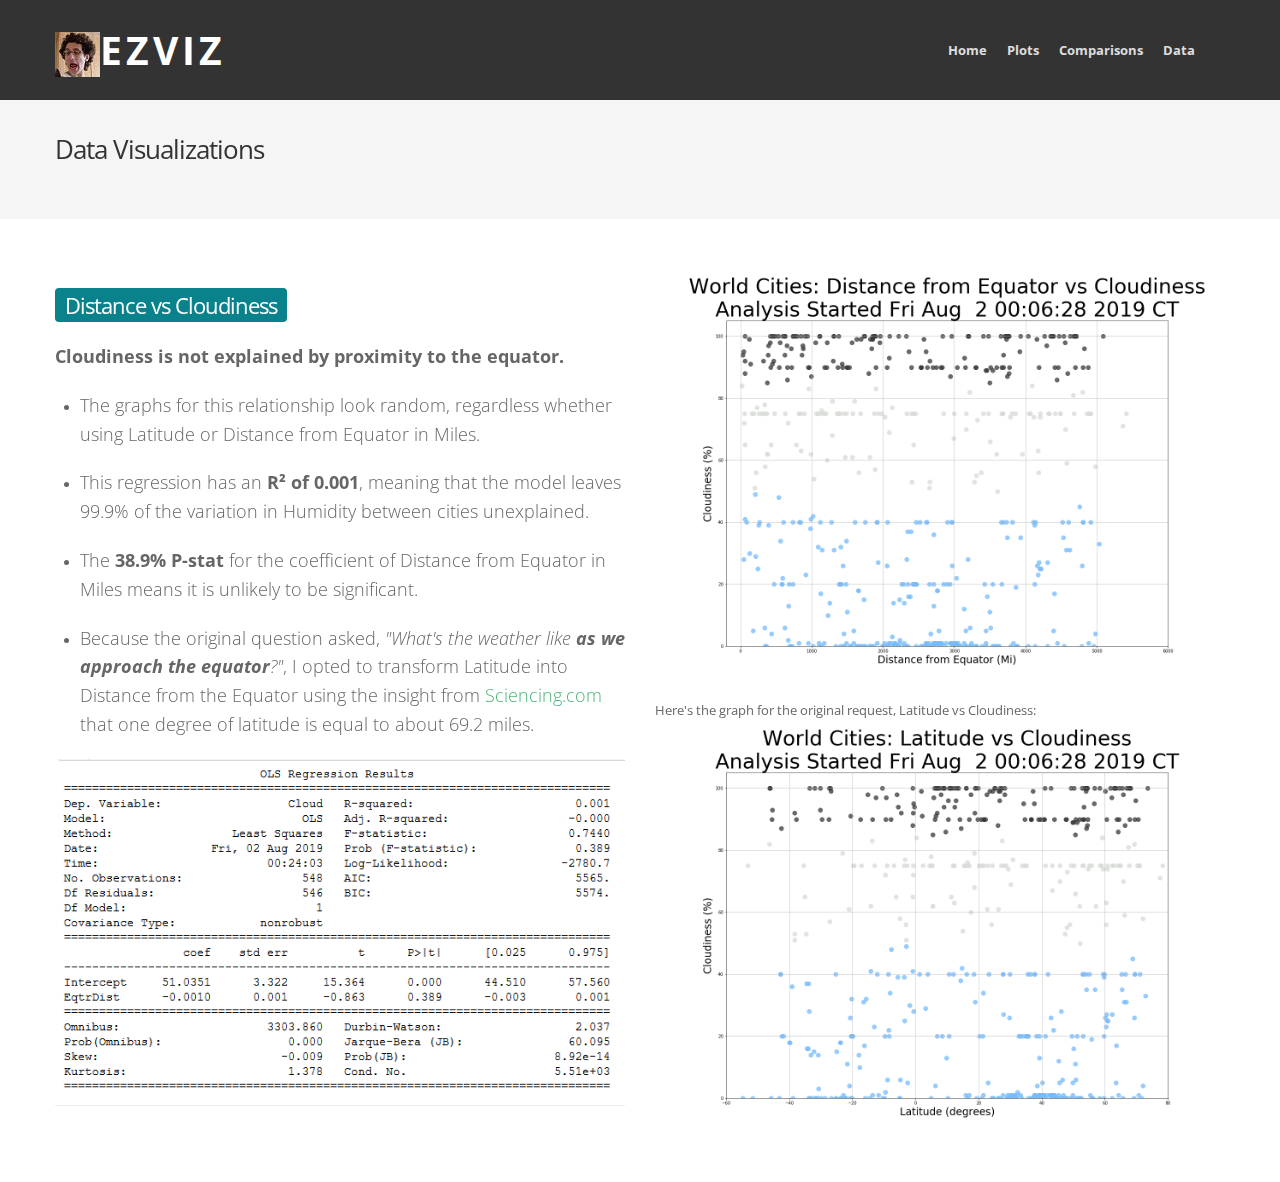
<file: distvscloud.html>
<!DOCTYPE html>
<html lang="en">

<head>
  <meta charset="utf-8">
  <title>Distance vs Cloudiness</title>
  <meta name="viewport" content="width=device-width, initial-scale=1.0">
  <meta name="description" content="Distance vs Cloudiness">
  <meta name="author" content="Ezra Kenigsberg">
  <!-- styles -->
  <link href="assets/css/bootstrap.css" rel="stylesheet">
  <link href="assets/css/bootstrap-responsive.css" rel="stylesheet">
  <link href="assets/css/docs.css" rel="stylesheet">
  <link href="assets/css/prettyPhoto.css" rel="stylesheet">
  <link href="assets/js/google-code-prettify/prettify.css" rel="stylesheet">
  <link href="assets/css/flexslider.css" rel="stylesheet">
  <link href="assets/css/refineslide.css" rel="stylesheet">
  <link href="assets/css/font-awesome.css" rel="stylesheet">
  <link href="assets/css/animate.css" rel="stylesheet">
  <link href="https://fonts.googleapis.com/css?family=Open+Sans:400italic,400,600,700" rel="stylesheet">

  <link href="assets/css/style.css" rel="stylesheet">
  <link href="assets/color/default.css" rel="stylesheet">

  <!-- fav and touch icons -->
  <link rel="shortcut icon" href="assets/ico/favicon.ico">
  <link rel="apple-touch-icon-precomposed" sizes="144x144" href="assets/ico/apple-touch-icon-144-precomposed.png">
  <link rel="apple-touch-icon-precomposed" sizes="114x114" href="assets/ico/apple-touch-icon-114-precomposed.png">
  <link rel="apple-touch-icon-precomposed" sizes="72x72" href="assets/ico/apple-touch-icon-72-precomposed.png">
  <link rel="apple-touch-icon-precomposed" href="assets/ico/apple-touch-icon-57-precomposed.png">

  <!-- =======================================================
    Theme Name: Plato
    Theme URL: https://bootstrapmade.com/plato-responsive-bootstrap-website-template/
    Author: BootstrapMade.com
    Author URL: https://bootstrapmade.com
  ======================================================= -->
</head>

<body>
  <header>
    <!-- Navbar
    ================================================== -->
    <div class="cbp-af-header">
      <div class=" cbp-af-inner">
        <div class="container">
          <div class="row">

            <div class="span4">
              <!-- logo -->
              <div class="logo">
			    <h1><a href="index.html"><img src="assets/img/Ezra's Studly Jewfro2.JPG" class="logo" alt="" />EzViz</a></h1>
			  </div>
              <!-- end logo -->
            </div>

            <div class="span8">
              <!-- top menu -->
              <div class="navbar">
                <div class="navbar-inner">
                  <nav>
                    <ul class="nav topnav">
                      <li>
                        <a href="index.html">Home</a>
                      </li>
                      <li class="dropdown">
                        <a href="#">Plots</a>
                        <ul class="dropdown-menu">
                          <li><a href="distvscloud.html">Distance vs. Cloudiness</a></li>
                          <li><a href="distvshum.html">Distance vs. Humidity</a></li>
                          <li><a href="distvstemp.html">Distance vs. Temperature</a></li>
                          <li><a href="distvswind.html">Distance vs. Wind Speed</a></li>
                        </ul>
                      </li>
                      <li>
                        <a href="comparisons.html">Comparisons</a>
                      </li>
                      <li>
                        <a href="data.html">Data</a>
                      </li>
                    </ul>
                  </nav>
                </div>
              </div>
              <!-- end menu -->
            </div>
          </div>
        </div>
      </div>
    </div>
  </header>
  <section id="subintro">
    <div class="container">
      <div class="row">
        <div class="span4">
          <h3>Data Visualizations</h3>
        </div>
      </div>
    </div>
  </section>
  <section id="maincontent">
    <div class="container">
      <div class="row">
        <div class="span6">
          <div class="page-header">
            <h5><span class="highlight primary">Distance vs Cloudiness</span></h5>
            <p class="lead">
              <strong>Cloudiness is not explained by proximity to the equator.</strong>
            </p>
            <ul>
              <li><p class="lead">The graphs for this relationship look random, regardless whether using Latitude or Distance from Equator in Miles.</p></li>
			  <li><p class="lead">This regression has an <strong>R² of 0.001</strong>, meaning that the model leaves 99.9% of the variation in Humidity between cities unexplained.</p></li>
			  <li><p class="lead">The <strong>38.9% P-stat</strong> for the coefficient of Distance from Equator in Miles means it is unlikely to be significant.</p></li>
			  <li><p class="lead">Because the original question asked, <i>"What's the weather like <strong>as we approach the equator</strong>?"</i>, I opted to transform Latitude into Distance from the Equator using the insight from <a href="http://bit.ly/latitudetomiles" target="_blank">Sciencing.com</a> that one degree of latitude is equal to about 69.2 miles.</p></li>
            </ul>
		    <img src="assets/img//Dist%20vs%20Cloud%20LinReg.png" alt="Distance from Equator vs Cloudiness Regression"/>
          </div>
        </div>
        <div class="span6">
		  <img src="assets/img/Dist%20vs%20Cloud.png" alt="Distance from Equator vs Cloudiness"/>
		  Here's the graph for the original request, Latitude vs Cloudiness:
		  <img src="assets/img//Lat%20vs%20Cloud.png" alt="Latitude vs Cloudiness"/>
		</div>
	  </div>
    </div>
  </section>

  <script src="assets/js/jquery.js"></script>
  <script src="assets/js/modernizr.js"></script>
  <script src="assets/js/jquery.easing.1.3.js"></script>
  <script src="assets/js/google-code-prettify/prettify.js"></script>
  <script src="assets/js/bootstrap.js"></script>
  <script src="assets/js/jquery.prettyPhoto.js"></script>
  <script src="assets/js/portfolio/jquery.quicksand.js"></script>
  <script src="assets/js/portfolio/setting.js"></script>
  <script src="assets/js/hover/jquery-hover-effect.js"></script>
  <script src="assets/js/jquery.flexslider.js"></script>
  <script src="assets/js/classie.js"></script>
  <script src="assets/js/cbpAnimatedHeader.min.js"></script>
  <script src="assets/js/jquery.refineslide.js"></script>
  <script src="assets/js/jquery.ui.totop.js"></script>

  <!-- Template Custom Javascript File -->
  <script src="assets/js/custom.js"></script>

</body>

</html>
</file>
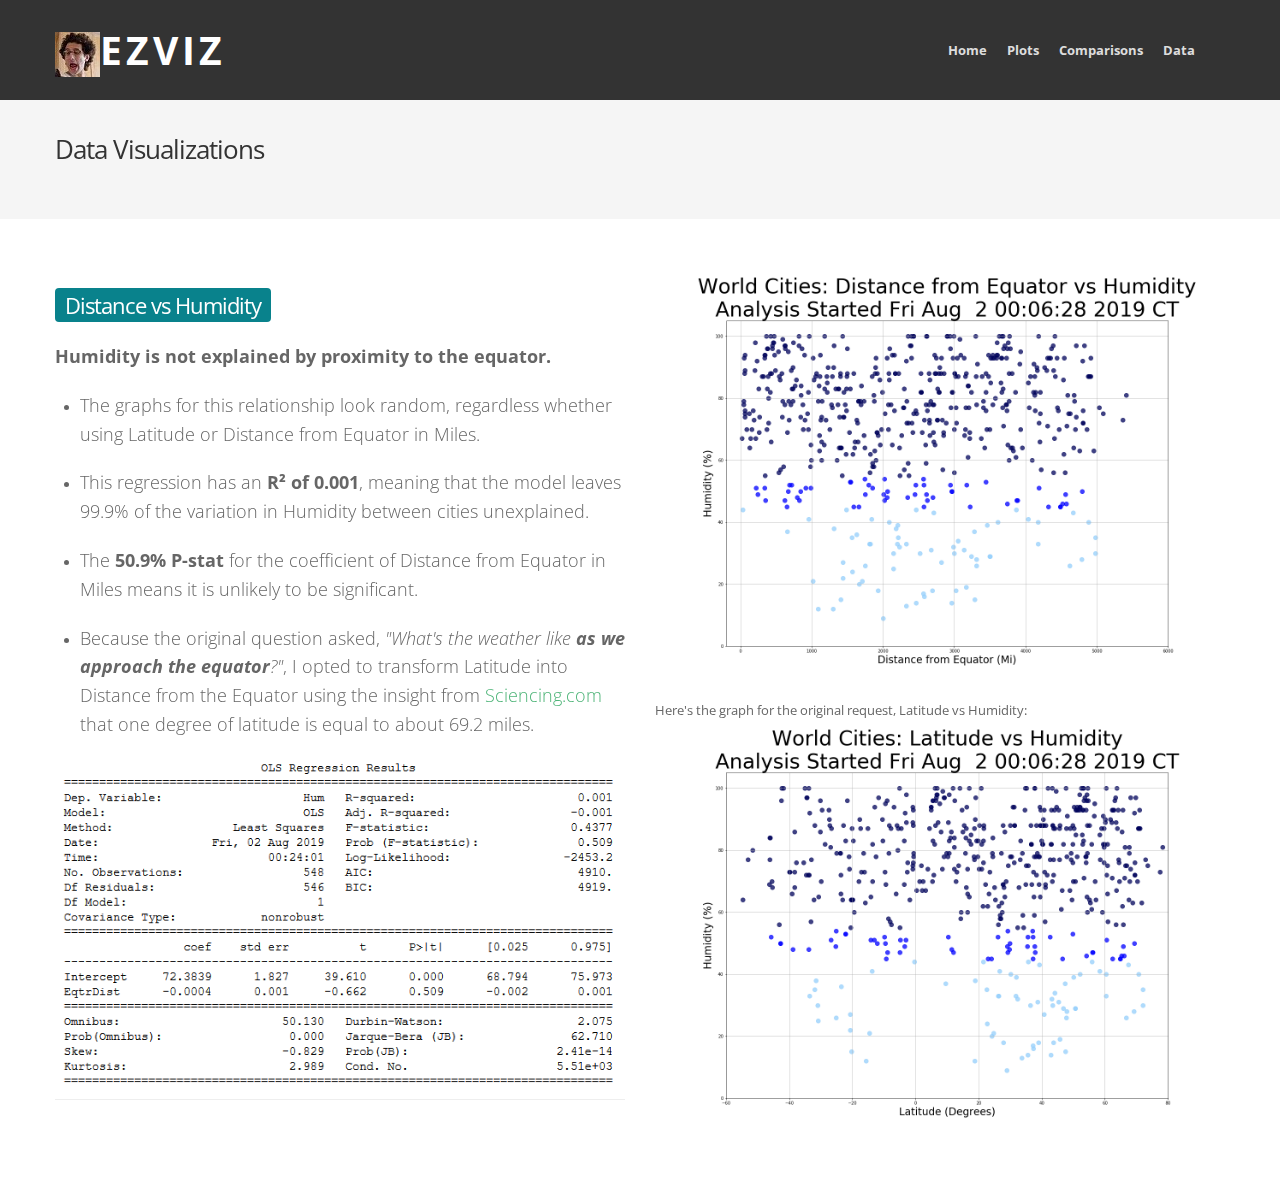
<file: distvshum.html>
<!DOCTYPE html>
<html lang="en">

<head>
  <meta charset="utf-8">
  <title>Distance vs Humidity</title>
  <meta name="viewport" content="width=device-width, initial-scale=1.0">
  <meta name="description" content="Distance vs Humidity">
  <meta name="author" content="Ezra Kenigsberg">
  <!-- styles -->
  <link href="assets/css/bootstrap.css" rel="stylesheet">
  <link href="assets/css/bootstrap-responsive.css" rel="stylesheet">
  <link href="assets/css/docs.css" rel="stylesheet">
  <link href="assets/css/prettyPhoto.css" rel="stylesheet">
  <link href="assets/js/google-code-prettify/prettify.css" rel="stylesheet">
  <link href="assets/css/flexslider.css" rel="stylesheet">
  <link href="assets/css/refineslide.css" rel="stylesheet">
  <link href="assets/css/font-awesome.css" rel="stylesheet">
  <link href="assets/css/animate.css" rel="stylesheet">
  <link href="https://fonts.googleapis.com/css?family=Open+Sans:400italic,400,600,700" rel="stylesheet">

  <link href="assets/css/style.css" rel="stylesheet">
  <link href="assets/color/default.css" rel="stylesheet">

  <!-- fav and touch icons -->
  <link rel="shortcut icon" href="assets/ico/favicon.ico">
  <link rel="apple-touch-icon-precomposed" sizes="144x144" href="assets/ico/apple-touch-icon-144-precomposed.png">
  <link rel="apple-touch-icon-precomposed" sizes="114x114" href="assets/ico/apple-touch-icon-114-precomposed.png">
  <link rel="apple-touch-icon-precomposed" sizes="72x72" href="assets/ico/apple-touch-icon-72-precomposed.png">
  <link rel="apple-touch-icon-precomposed" href="assets/ico/apple-touch-icon-57-precomposed.png">

  <!-- =======================================================
    Theme Name: Plato
    Theme URL: https://bootstrapmade.com/plato-responsive-bootstrap-website-template/
    Author: BootstrapMade.com
    Author URL: https://bootstrapmade.com
  ======================================================= -->
</head>

<body>
  <header>
    <!-- Navbar
    ================================================== -->
    <div class="cbp-af-header">
      <div class=" cbp-af-inner">
        <div class="container">
          <div class="row">

            <div class="span4">
              <!-- logo -->
              <div class="logo">
			    <h1><a href="index.html"><img src="assets/img/Ezra's Studly Jewfro2.JPG" class="logo" alt="" />EzViz</a></h1>
			  </div>
              <!-- end logo -->
            </div>

            <div class="span8">
              <!-- top menu -->
              <div class="navbar">
                <div class="navbar-inner">
                  <nav>
                    <ul class="nav topnav">
                      <li>
                        <a href="index.html">Home</a>
                      </li>
                      <li class="dropdown">
                        <a href="#">Plots</a>
                        <ul class="dropdown-menu">
                          <li><a href="distvscloud.html">Distance vs. Cloudiness</a></li>
                          <li><a href="distvshum.html">Distance vs. Humidity</a></li>
                          <li><a href="distvstemp.html">Distance vs. Temperature</a></li>
                          <li><a href="distvswind.html">Distance vs. Wind Speed</a></li>
                        </ul>
                      </li>
                      <li>
                        <a href="comparisons.html">Comparisons</a>
                      </li>
                      <li>
                        <a href="data.html">Data</a>
                      </li>
                    </ul>
                  </nav>
                </div>
              </div>
              <!-- end menu -->
            </div>
          </div>
        </div>
      </div>
    </div>
  </header>
  <section id="subintro">
    <div class="container">
      <div class="row">
        <div class="span4">
          <h3>Data Visualizations</h3>
        </div>
      </div>
    </div>
  </section>
  <section id="maincontent">
    <div class="container">
      <div class="row">
        <div class="span6">
          <div class="page-header">
            <h5><span class="highlight primary">Distance vs Humidity</span></h5>
            <p class="lead">
              <strong>Humidity is not explained by proximity to the equator.</strong>
            </p>
            <ul>
              <li><p class="lead">The graphs for this relationship look random, regardless whether using Latitude or Distance from Equator in Miles.</p></li>
			  <li><p class="lead">This regression has an <strong>R² of 0.001</strong>, meaning that the model leaves 99.9% of the variation in Humidity between cities unexplained.</p></li>
			  <li><p class="lead">The <strong>50.9% P-stat</strong> for the coefficient of Distance from Equator in Miles means it is unlikely to be significant.</p></li>
			  <li><p class="lead">Because the original question asked, <i>"What's the weather like <strong>as we approach the equator</strong>?"</i>, I opted to transform Latitude into Distance from the Equator using the insight from <a href="http://bit.ly/latitudetomiles" target="_blank">Sciencing.com</a> that one degree of latitude is equal to about 69.2 miles.</p></li>
            </ul>
		    <img src="assets/img//Dist%20vs%20Hum%20LinReg.png" alt="Distance from Equator vs Humidity Regression"/>
          </div>
        </div>
        <div class="span6">
		  <img src="assets/img/Dist%20vs%20Hum.png" alt="Distance from Equator vs Humidity"/>
		  Here's the graph for the original request, Latitude vs Humidity:
		  <img src="assets/img/Lat%20vs%20Hum.png" alt="Latitude vs Humidity"/>
		</div>
	  </div>
    </div>
  </section>

  <script src="assets/js/jquery.js"></script>
  <script src="assets/js/modernizr.js"></script>
  <script src="assets/js/jquery.easing.1.3.js"></script>
  <script src="assets/js/google-code-prettify/prettify.js"></script>
  <script src="assets/js/bootstrap.js"></script>
  <script src="assets/js/jquery.prettyPhoto.js"></script>
  <script src="assets/js/portfolio/jquery.quicksand.js"></script>
  <script src="assets/js/portfolio/setting.js"></script>
  <script src="assets/js/hover/jquery-hover-effect.js"></script>
  <script src="assets/js/jquery.flexslider.js"></script>
  <script src="assets/js/classie.js"></script>
  <script src="assets/js/cbpAnimatedHeader.min.js"></script>
  <script src="assets/js/jquery.refineslide.js"></script>
  <script src="assets/js/jquery.ui.totop.js"></script>

  <!-- Template Custom Javascript File -->
  <script src="assets/js/custom.js"></script>

</body>

</html>
</file>
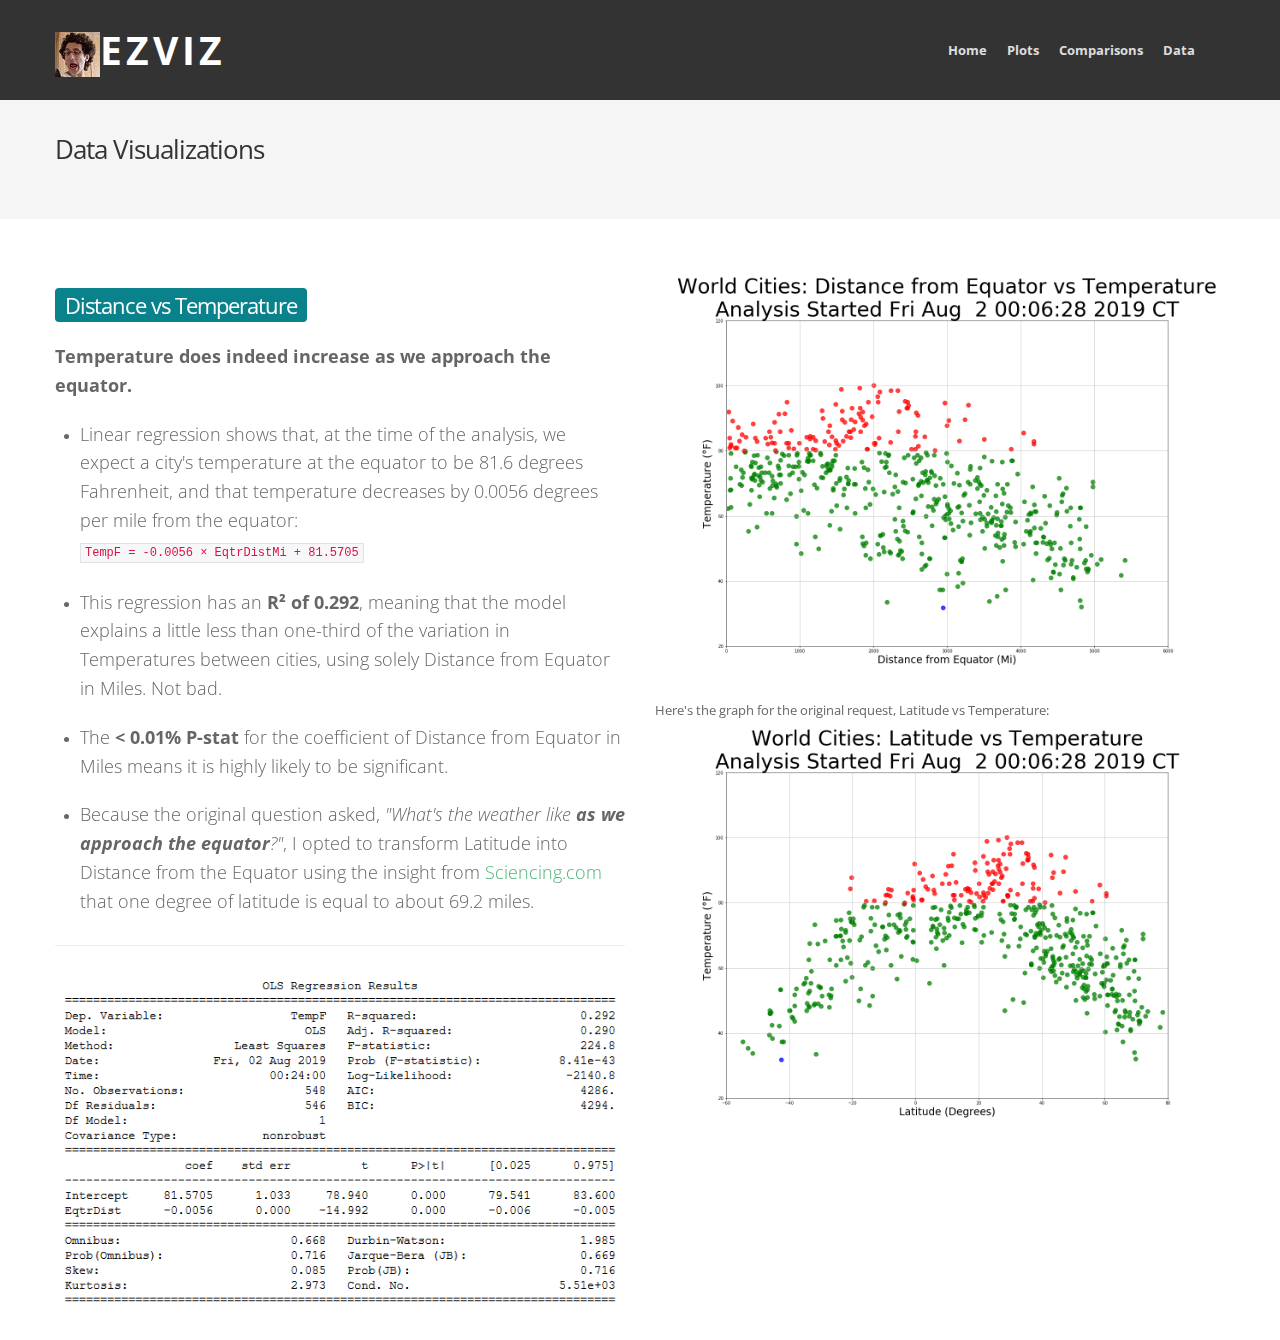
<file: distvstemp.html>
<!DOCTYPE html>
<html lang="en">

<head>
  <meta charset="utf-8">
  <title>Distance vs Temperature</title>
  <meta name="viewport" content="width=device-width, initial-scale=1.0">
  <meta name="description" content="Distance vs Temperature">
  <meta name="author" content="Ezra Kenigsberg">
  <!-- styles -->
  <link href="assets/css/bootstrap.css" rel="stylesheet">
  <link href="assets/css/bootstrap-responsive.css" rel="stylesheet">
  <link href="assets/css/docs.css" rel="stylesheet">
  <link href="assets/css/prettyPhoto.css" rel="stylesheet">
  <link href="assets/js/google-code-prettify/prettify.css" rel="stylesheet">
  <link href="assets/css/flexslider.css" rel="stylesheet">
  <link href="assets/css/refineslide.css" rel="stylesheet">
  <link href="assets/css/font-awesome.css" rel="stylesheet">
  <link href="assets/css/animate.css" rel="stylesheet">
  <link href="https://fonts.googleapis.com/css?family=Open+Sans:400italic,400,600,700" rel="stylesheet">

  <link href="assets/css/style.css" rel="stylesheet">
  <link href="assets/color/default.css" rel="stylesheet">

  <!-- fav and touch icons -->
  <link rel="shortcut icon" href="assets/ico/favicon.ico">
  <link rel="apple-touch-icon-precomposed" sizes="144x144" href="assets/ico/apple-touch-icon-144-precomposed.png">
  <link rel="apple-touch-icon-precomposed" sizes="114x114" href="assets/ico/apple-touch-icon-114-precomposed.png">
  <link rel="apple-touch-icon-precomposed" sizes="72x72" href="assets/ico/apple-touch-icon-72-precomposed.png">
  <link rel="apple-touch-icon-precomposed" href="assets/ico/apple-touch-icon-57-precomposed.png">

  <!-- =======================================================
    Theme Name: Plato
    Theme URL: https://bootstrapmade.com/plato-responsive-bootstrap-website-template/
    Author: BootstrapMade.com
    Author URL: https://bootstrapmade.com
  ======================================================= -->
</head>

<body>
  <header>
    <!-- Navbar
    ================================================== -->
    <div class="cbp-af-header">
      <div class=" cbp-af-inner">
        <div class="container">
          <div class="row">

            <div class="span4">
              <!-- logo -->
              <div class="logo">
			    <h1><a href="index.html"><img src="assets/img/Ezra's Studly Jewfro2.JPG" class="logo" alt="" />EzViz</a></h1>
			  </div>
              <!-- end logo -->
            </div>

            <div class="span8">
              <!-- top menu -->
              <div class="navbar">
                <div class="navbar-inner">
                  <nav>
                    <ul class="nav topnav">
                      <li>
                        <a href="index.html">Home</a>
                      </li>
                      <li class="dropdown">
                        <a href="#">Plots</a>
                        <ul class="dropdown-menu">
                          <li><a href="distvscloud.html">Distance vs. Cloudiness</a></li>
                          <li><a href="distvshum.html">Distance vs. Humidity</a></li>
                          <li><a href="distvstemp.html">Distance vs. Temperature</a></li>
                          <li><a href="distvswind.html">Distance vs. Wind Speed</a></li>
                        </ul>
                      </li>
                      <li>
                        <a href="comparisons.html">Comparisons</a>
                      </li>
                      <li>
                        <a href="data.html">Data</a>
                      </li>
                    </ul>
                  </nav>
                </div>
              </div>
              <!-- end menu -->
            </div>
          </div>
        </div>
      </div>
    </div>
  </header>
  <section id="subintro">
    <div class="container">
      <div class="row">
        <div class="span4">
          <h3>Data Visualizations</h3>
        </div>
      </div>
    </div>
  </section>
  <section id="maincontent">
    <div class="container">
      <div class="row">
        <div class="span6">
          <div class="page-header">
            <h5><span class="highlight primary">Distance vs Temperature</span></h5>
            <p class="lead">
              <strong>Temperature does indeed increase as we approach the equator.</strong>
            </p>
            <ul>
              <li><p class="lead">Linear regression shows that, at the time of the analysis, we expect a city's temperature at the equator to be 81.6 degrees Fahrenheit, and that temperature decreases by 0.0056 degrees per mile from the equator:<br/><code>TempF = -0.0056 × EqtrDistMi + 81.5705</code></p></li>
			  <li><p class="lead">This regression has an <strong>R² of 0.292</strong>, meaning that the model explains a little less than one-third of the variation in Temperatures between cities, using solely Distance from Equator in Miles. Not bad.</p></li>
			  <li><p class="lead">The <strong>&lt; 0.01% P-stat</strong> for the coefficient of Distance from Equator in Miles means it is highly likely to be significant.</p></li>
			  <li><p class="lead">Because the original question asked, <i>"What's the weather like <strong>as we approach the equator</strong>?"</i>, I opted to transform Latitude into Distance from the Equator using the insight from <a href="http://bit.ly/latitudetomiles" target="_blank">Sciencing.com</a> that one degree of latitude is equal to about 69.2 miles.</p></li>
			</ul>
          </div>
	    <img src="assets/img//Dist%20vs%20Temp%20LinReg.png" alt="Distance from Equator vs Temperature Regression"/>
        </div>
        <div class="span6">
		  <img src="assets/img/Dist%20vs%20Temp.png" alt="Distance from Equator vs Temperature"/>
		  Here's the graph for the original request, Latitude vs Temperature:
		  <img src="assets/img//Lat%20vs%20Temp.png" alt="Latitude vs Temperature"/>
		</div>
	  </div>
    </div>
  </section>

  <script src="assets/js/jquery.js"></script>
  <script src="assets/js/modernizr.js"></script>
  <script src="assets/js/jquery.easing.1.3.js"></script>
  <script src="assets/js/google-code-prettify/prettify.js"></script>
  <script src="assets/js/bootstrap.js"></script>
  <script src="assets/js/jquery.prettyPhoto.js"></script>
  <script src="assets/js/portfolio/jquery.quicksand.js"></script>
  <script src="assets/js/portfolio/setting.js"></script>
  <script src="assets/js/hover/jquery-hover-effect.js"></script>
  <script src="assets/js/jquery.flexslider.js"></script>
  <script src="assets/js/classie.js"></script>
  <script src="assets/js/cbpAnimatedHeader.min.js"></script>
  <script src="assets/js/jquery.refineslide.js"></script>
  <script src="assets/js/jquery.ui.totop.js"></script>

  <!-- Template Custom Javascript File -->
  <script src="assets/js/custom.js"></script>

</body>

</html>
</file>
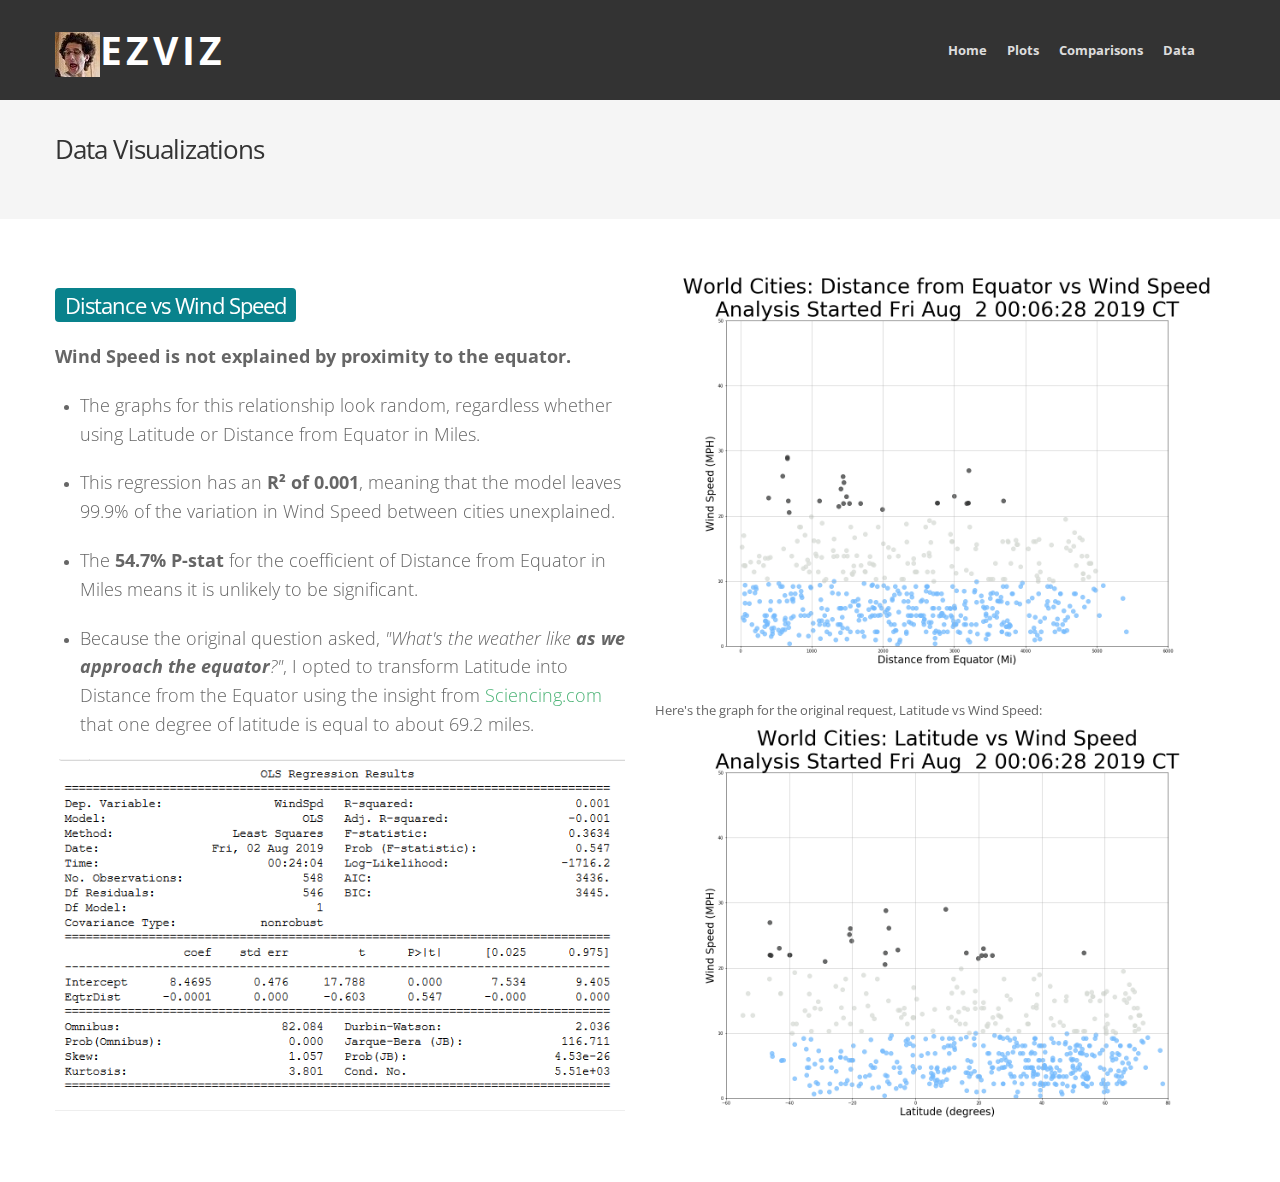
<file: distvswind.html>
<!DOCTYPE html>
<html lang="en">

<head>
  <meta charset="utf-8">
  <title>Distance vs Wind Speed</title>
  <meta name="viewport" content="width=device-width, initial-scale=1.0">
  <meta name="description" content="Distance vs Wind Speed">
  <meta name="author" content="Ezra Kenigsberg">
  <!-- styles -->
  <link href="assets/css/bootstrap.css" rel="stylesheet">
  <link href="assets/css/bootstrap-responsive.css" rel="stylesheet">
  <link href="assets/css/docs.css" rel="stylesheet">
  <link href="assets/css/prettyPhoto.css" rel="stylesheet">
  <link href="assets/js/google-code-prettify/prettify.css" rel="stylesheet">
  <link href="assets/css/flexslider.css" rel="stylesheet">
  <link href="assets/css/refineslide.css" rel="stylesheet">
  <link href="assets/css/font-awesome.css" rel="stylesheet">
  <link href="assets/css/animate.css" rel="stylesheet">
  <link href="https://fonts.googleapis.com/css?family=Open+Sans:400italic,400,600,700" rel="stylesheet">

  <link href="assets/css/style.css" rel="stylesheet">
  <link href="assets/color/default.css" rel="stylesheet">

  <!-- fav and touch icons -->
  <link rel="shortcut icon" href="assets/ico/favicon.ico">
  <link rel="apple-touch-icon-precomposed" sizes="144x144" href="assets/ico/apple-touch-icon-144-precomposed.png">
  <link rel="apple-touch-icon-precomposed" sizes="114x114" href="assets/ico/apple-touch-icon-114-precomposed.png">
  <link rel="apple-touch-icon-precomposed" sizes="72x72" href="assets/ico/apple-touch-icon-72-precomposed.png">
  <link rel="apple-touch-icon-precomposed" href="assets/ico/apple-touch-icon-57-precomposed.png">

  <!-- =======================================================
    Theme Name: Plato
    Theme URL: https://bootstrapmade.com/plato-responsive-bootstrap-website-template/
    Author: BootstrapMade.com
    Author URL: https://bootstrapmade.com
  ======================================================= -->
</head>

<body>
  <header>
    <!-- Navbar
    ================================================== -->
    <div class="cbp-af-header">
      <div class=" cbp-af-inner">
        <div class="container">
          <div class="row">

            <div class="span4">
              <!-- logo -->
              <div class="logo">
			    <h1><a href="index.html"><img src="assets/img/Ezra's Studly Jewfro2.JPG" class="logo" alt="" />EzViz</a></h1>
			  </div>
              <!-- end logo -->
            </div>

            <div class="span8">
              <!-- top menu -->
              <div class="navbar">
                <div class="navbar-inner">
                  <nav>
                    <ul class="nav topnav">
                      <li>
                        <a href="index.html">Home</a>
                      </li>
                      <li class="dropdown">
                        <a href="#">Plots</a>
                        <ul class="dropdown-menu">
                          <li><a href="distvscloud.html">Distance vs. Cloudiness</a></li>
                          <li><a href="distvshum.html">Distance vs. Humidity</a></li>
                          <li><a href="distvstemp.html">Distance vs. Temperature</a></li>
                          <li><a href="distvswind.html">Distance vs. Wind Speed</a></li>
                        </ul>
                      </li>
                      <li>
                        <a href="comparisons.html">Comparisons</a>
                      </li>
                      <li>
                        <a href="data.html">Data</a>
                      </li>
                    </ul>
                  </nav>
                </div>
              </div>
              <!-- end menu -->
            </div>
          </div>
        </div>
      </div>
    </div>
  </header>
  <section id="subintro">
    <div class="container">
      <div class="row">
        <div class="span4">
          <h3>Data Visualizations</h3>
        </div>
      </div>
    </div>
  </section>
  <section id="maincontent">
    <div class="container">
      <div class="row">
        <div class="span6">
          <div class="page-header">
            <h5><span class="highlight primary">Distance vs Wind Speed</span></h5>
            <p class="lead">
              <strong>Wind Speed is not explained by proximity to the equator.</strong>
            </p>
            <ul>
              <li><p class="lead">The graphs for this relationship look random, regardless whether using Latitude or Distance from Equator in Miles.</p></li>
			  <li><p class="lead">This regression has an <strong>R² of 0.001</strong>, meaning that the model leaves 99.9% of the variation in Wind Speed between cities unexplained.</p></li>
			  <li><p class="lead">The <strong>54.7% P-stat</strong> for the coefficient of Distance from Equator in Miles means it is unlikely to be significant.</p></li>
			  <li><p class="lead">Because the original question asked, <i>"What's the weather like <strong>as we approach the equator</strong>?"</i>, I opted to transform Latitude into Distance from the Equator using the insight from <a href="http://bit.ly/latitudetomiles" target="_blank">Sciencing.com</a> that one degree of latitude is equal to about 69.2 miles.</p></li>
            </ul>
		    <img src="assets/img//Dist%20vs%20Wind%20LinReg.png" alt="Distance from Equator vs Wind Speed Regression"/>
          </div>
        </div>
        <div class="span6">
		  <img src="assets/img/Dist%20vs%20Wind.png" alt="Distance from Equator vs Wind Speed"/>
		  Here's the graph for the original request, Latitude vs Wind Speed:
		  <img src="assets/img//Lat%20vs%20Wind.png" alt="Latitude vs Wind Speed"/>
		</div>
	  </div>
    </div>
  </section>

  <script src="assets/js/jquery.js"></script>
  <script src="assets/js/modernizr.js"></script>
  <script src="assets/js/jquery.easing.1.3.js"></script>
  <script src="assets/js/google-code-prettify/prettify.js"></script>
  <script src="assets/js/bootstrap.js"></script>
  <script src="assets/js/jquery.prettyPhoto.js"></script>
  <script src="assets/js/portfolio/jquery.quicksand.js"></script>
  <script src="assets/js/portfolio/setting.js"></script>
  <script src="assets/js/hover/jquery-hover-effect.js"></script>
  <script src="assets/js/jquery.flexslider.js"></script>
  <script src="assets/js/classie.js"></script>
  <script src="assets/js/cbpAnimatedHeader.min.js"></script>
  <script src="assets/js/jquery.refineslide.js"></script>
  <script src="assets/js/jquery.ui.totop.js"></script>

  <!-- Template Custom Javascript File -->
  <script src="assets/js/custom.js"></script>

</body>

</html>
</file>
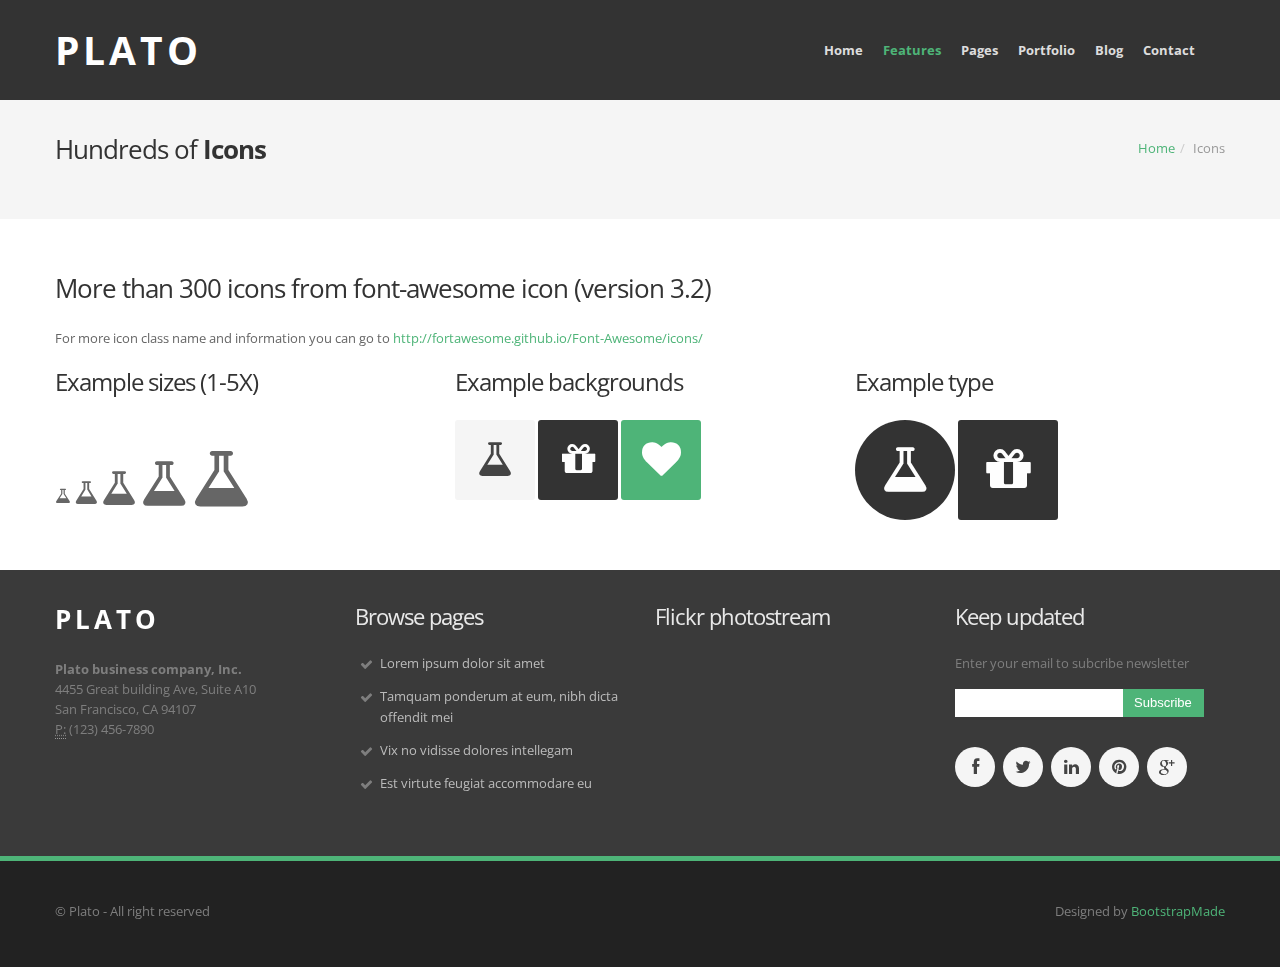
<file: icons.html>
<!DOCTYPE html>
<html lang="en">

<head>
  <meta charset="utf-8">
  <title>Plato - Clean responsive bootstrap website template</title>
  <meta name="viewport" content="width=device-width, initial-scale=1.0">
  <meta name="description" content="Clean responsive bootstrap website template">
  <meta name="author" content="">
  <!-- styles -->
  <link href="assets/css/bootstrap.css" rel="stylesheet">
  <link href="assets/css/bootstrap-responsive.css" rel="stylesheet">
  <link href="assets/css/docs.css" rel="stylesheet">
  <link href="assets/css/prettyPhoto.css" rel="stylesheet">
  <link href="assets/js/google-code-prettify/prettify.css" rel="stylesheet">
  <link href="assets/css/prettyPhoto.css" rel="stylesheet">
  <link href="assets/css/flexslider.css" rel="stylesheet">
  <link href="assets/css/refineslide.css" rel="stylesheet">
  <link href="assets/css/font-awesome.css" rel="stylesheet">
  <link href="assets/css/animate.css" rel="stylesheet">
  <link href="https://fonts.googleapis.com/css?family=Open+Sans:400italic,400,600,700" rel="stylesheet">

  <link href="assets/css/style.css" rel="stylesheet">
  <link href="assets/color/default.css" rel="stylesheet">

  <!-- fav and touch icons -->
  <link rel="shortcut icon" href="assets/ico/favicon.ico">
  <link rel="apple-touch-icon-precomposed" sizes="144x144" href="assets/ico/apple-touch-icon-144-precomposed.png">
  <link rel="apple-touch-icon-precomposed" sizes="114x114" href="assets/ico/apple-touch-icon-114-precomposed.png">
  <link rel="apple-touch-icon-precomposed" sizes="72x72" href="assets/ico/apple-touch-icon-72-precomposed.png">
  <link rel="apple-touch-icon-precomposed" href="assets/ico/apple-touch-icon-57-precomposed.png">

  <!-- =======================================================
    Theme Name: Plato
    Theme URL: https://bootstrapmade.com/plato-responsive-bootstrap-website-template/
    Author: BootstrapMade.com
    Author URL: https://bootstrapmade.com
  ======================================================= -->
</head>

<body>
  <header>
    <!-- Navbar
    ================================================== -->
    <div class=" cbp-af-header">
      <div class=" cbp-af-inner">
        <div class="container">
          <div class="row">

            <div class="span4">
              <!-- logo -->
              <a class="logo" href="index.html">
                <h1>Plato</h1>
                <!-- <img src="assets/img/logo.png" alt="" /> -->
              </a>
              <!-- end logo -->
            </div>

            <div class="span8">
              <!-- top menu -->
              <div class="navbar">
                <div class="navbar-inner">
                  <nav>
                    <ul class="nav topnav">
                      <li class="dropdown">
                        <a href="index.html">Home</a>
                      </li>
                      <li class="dropdown active">
                        <a href="#">Features</a>
                        <ul class="dropdown-menu">
                          <li><a href="scaffolding.html">Scaffolding</a></li>
                          <li><a href="base-css.html">Base CSS</a></li>
                          <li><a href="components.html">Components</a></li>
                          <li><a href="icons.html">Icons</a></li>
                          <li><a href="list.html">Styled lists</a></li>
                          <li class="dropdown"><a href="#">3rd level</a>
                            <ul class="dropdown-menu sub-menu">
                              <li><a href="#">Example menu</a></li>
                              <li><a href="#">Example menu</a></li>
                              <li><a href="#">Example menu</a></li>
                            </ul>
                          </li>
                        </ul>
                      </li>
                      <li class="dropdown">
                        <a href="#">Pages</a>
                        <ul class="dropdown-menu">
                          <li><a href="about.html">About us</a></li>
                          <li><a href="pricingtable.html">Pricing table</a></li>
                          <li><a href="fullwidth.html">Fullwidth</a></li>
                          <li><a href="404.html">404</a></li>
                        </ul>
                      </li>
                      <li class="dropdown">
                        <a href="#">Portfolio</a>
                        <ul class="dropdown-menu">
                          <li><a href="portfolio-2cols.html">Portfolio 2 columns</a></li>
                          <li><a href="portfolio-3cols.html">Portfolio 3 columns</a></li>
                          <li><a href="portfolio-4cols.html">Portfolio 4 columns</a></li>
                          <li><a href="portfolio-detail.html">Portfolio detail</a></li>
                        </ul>
                      </li>
                      <li class="dropdown">
                        <a href="#">Blog</a>
                        <ul class="dropdown-menu">
                          <li><a href="blog_left_sidebar.html">Blog left sidebar</a></li>
                          <li><a href="blog_right_sidebar.html">Blog right sidebar</a></li>
                          <li><a href="post_left_sidebar.html">Post left sidebar</a></li>
                          <li><a href="post_right_sidebar.html">Post right sidebar</a></li>
                        </ul>
                      </li>
                      <li>
                        <a href="contact.html">Contact</a>
                      </li>
                    </ul>
                  </nav>
                </div>
              </div>
              <!-- end menu -->
            </div>

          </div>
        </div>
      </div>
    </div>
  </header>
  <!-- Subhead
================================================== -->
  <section id="subintro">

    <div class="container">
      <div class="row">
        <div class="span4">
          <h3>Hundreds of <strong>Icons</strong></h3>
        </div>
        <div class="span8">
          <ul class="breadcrumb notop">
            <li><a href="#">Home</a><span class="divider">/</span></li>
            <li class="active">Icons</li>
          </ul>
        </div>
      </div>
    </div>

  </section>

  <section id="maincontent" class="demoicon">
    <div class="container">
      <div class="row">
        <div class="span12">
          <h3>More than 300 icons from font-awesome icon (version 3.2)</h3>
          <p>
            For more icon class name and information you can go to <a href="http://fortawesome.github.io/Font-Awesome/icons/">http://fortawesome.github.io/Font-Awesome/icons/</a>
          </p>
        </div>
        <div class="span4">
          <h4>Example sizes (1-5X)</h4>
          <i class="icon-beaker icon-1x"></i>
          <i class="icon-beaker icon-2x"></i>
          <i class="icon-beaker icon-3x"></i>
          <i class="icon-beaker icon-4x"></i>
          <i class="icon-beaker icon-5x"></i>
        </div>
        <div class="span4">
          <h4>Example backgrounds</h4>
          <i class="icon-bg-light icon-beaker icon-3x"></i>
          <i class="icon-bg-dark icon-gift icon-3x"></i>
          <i class="icon-bg-light icon-heart icon-3x active"></i>
        </div>
        <div class="span4">
          <h4>Example type</h4>
          <i class="icon-bg-dark icon-circled icon-beaker icon-4x"></i>
          <i class="icon-bg-dark icon-gift icon-4x"></i>
        </div>
      </div>
    </div>
  </section>
  <!-- Footer
 ================================================== -->
  <footer class="footer">
    <div class="container">
      <div class="row">
        <div class="span3">
          <div class="widget">
            <!-- logo -->
            <div class="footerlogo">
              <h6><a href="index.html">Plato</a></h6>
              <!-- <img src="assets/img/logo.png" alt="" /> -->
            </div>
            <!-- end logo -->
            <address>
				<strong>Plato business company, Inc.</strong><br>
				 4455 Great building Ave, Suite A10<br>
				 San Francisco, CA 94107<br>
				<abbr title="Phone">P:</abbr> (123) 456-7890 </address>
          </div>
        </div>
        <div class="span3">
          <div class="widget">
            <h5>Browse pages</h5>
            <ul class="list list-ok">
              <li><a href="#">Lorem ipsum dolor sit amet</a></li>
              <li><a href="#">Tamquam ponderum at eum, nibh dicta offendit mei</a></li>
              <li><a href="#">Vix no vidisse dolores intellegam</a></li>
              <li><a href="#">Est virtute feugiat accommodare eu</a></li>
            </ul>
          </div>
        </div>
        <div class="span3">
          <div class="widget">
            <h5>Flickr photostream</h5>
            <div class="flickr_badge">
              <script type="text/javascript" src="http://www.flickr.com/badge_code_v2.gne?count=8&amp;display=random&amp;size=s&amp;layout=x&amp;source=user&amp;user=34178660@N03"></script>
            </div>
            <div class="clear"></div>
          </div>
        </div>
        <div class="span3">
          <div class="widget">
            <h5>Keep updated</h5>
            <p>
              Enter your email to subcribe newsletter
            </p>
            <form>
              <div class="input-append">
                <input class="span2" id="appendedInputButton" type="text">
                <button class="btn btn-color" type="submit">Subscribe</button>
              </div>
            </form>
            <ul class="social-network">
              <li><a href="#"><i class="icon-bg-light icon-facebook icon-circled icon-1x"></i></a></li>
              <li><a href="#" title="Twitter"><i class="icon-bg-light icon-twitter icon-circled icon-1x"></i></a></li>
              <li><a href="#" title="Linkedin"><i class="icon-bg-light icon-linkedin icon-circled icon-1x"></i></a></li>
              <li><a href="#" title="Pinterest"><i class="icon-bg-light icon-pinterest icon-circled icon-1x"></i></a></li>
              <li><a href="#" title="Google plus"><i class="icon-bg-light icon-google-plus icon-circled icon-1x"></i></a></li>
            </ul>
          </div>
        </div>
      </div>
    </div>
    <div class="subfooter">
      <div class="container">
        <div class="row">
          <div class="span6">
            <p>
              &copy; Plato - All right reserved
            </p>
          </div>
          <div class="span6">
            <div class="pull-right">
              <div class="credits">
                <!--
                  All the links in the footer should remain intact.
                  You can delete the links only if you purchased the pro version.
                  Licensing information: https://bootstrapmade.com/license/
                  Purchase the pro version with working PHP/AJAX contact form: https://bootstrapmade.com/buy/?theme=Plato
                -->
                Designed by <a href="https://bootstrapmade.com/">BootstrapMade</a>
              </div>
            </div>
          </div>
        </div>
      </div>
    </div>
  </footer>

  <script src="assets/js/jquery.js"></script>
  <script src="assets/js/modernizr.js"></script>
  <script src="assets/js/jquery.easing.1.3.js"></script>
  <script src="assets/js/google-code-prettify/prettify.js"></script>
  <script src="assets/js/bootstrap.js"></script>
  <script src="assets/js/jquery.prettyPhoto.js"></script>
  <script src="assets/js/portfolio/jquery.quicksand.js"></script>
  <script src="assets/js/portfolio/setting.js"></script>
  <script src="assets/js/hover/jquery-hover-effect.js"></script>
  <script src="assets/js/jquery.flexslider.js"></script>
  <script src="assets/js/classie.js"></script>
  <script src="assets/js/cbpAnimatedHeader.min.js"></script>
  <script src="assets/js/jquery.refineslide.js"></script>
  <script src="assets/js/jquery.ui.totop.js"></script>

  <!-- Template Custom Javascript File -->
  <script src="assets/js/custom.js"></script>

</body>

</html>
</file>
<file: assets/css/prettyPhoto.css>
div.pp_default .pp_top,div.pp_default .pp_top .pp_middle,div.pp_default .pp_top .pp_left,div.pp_default .pp_top .pp_right,div.pp_default .pp_bottom,div.pp_default .pp_bottom .pp_left,div.pp_default .pp_bottom .pp_middle,div.pp_default .pp_bottom .pp_right{height:13px}
div.pp_default .pp_top .pp_left{background:url(../images/prettyPhoto/default/sprite.png) -78px -93px no-repeat}
div.pp_default .pp_top .pp_middle{background:url(../images/prettyPhoto/default/sprite_x.png) top left repeat-x}
div.pp_default .pp_top .pp_right{background:url(../images/prettyPhoto/default/sprite.png) -112px -93px no-repeat}
div.pp_default .pp_content .ppt{color:#f8f8f8}
div.pp_default .pp_content_container .pp_left{background:url(../images/prettyPhoto/default/sprite_y.png) -7px 0 repeat-y;padding-left:13px}
div.pp_default .pp_content_container .pp_right{background:url(../images/prettyPhoto/default/sprite_y.png) top right repeat-y;padding-right:13px}
div.pp_default .pp_next:hover{background:url(../images/prettyPhoto/default/sprite_next.png) center right no-repeat;cursor:pointer}
div.pp_default .pp_previous:hover{background:url(../images/prettyPhoto/default/sprite_prev.png) center left no-repeat;cursor:pointer}
div.pp_default .pp_expand{background:url(../images/prettyPhoto/default/sprite.png) 0 -29px no-repeat;cursor:pointer;width:28px;height:28px}
div.pp_default .pp_expand:hover{background:url(../images/prettyPhoto/default/sprite.png) 0 -56px no-repeat;cursor:pointer}
div.pp_default .pp_contract{background:url(../images/prettyPhoto/default/sprite.png) 0 -84px no-repeat;cursor:pointer;width:28px;height:28px}
div.pp_default .pp_contract:hover{background:url(../images/prettyPhoto/default/sprite.png) 0 -113px no-repeat;cursor:pointer}
div.pp_default .pp_close{width:30px;height:30px;background:url(../images/prettyPhoto/default/sprite.png) 2px 1px no-repeat;cursor:pointer}
div.pp_default .pp_gallery ul li a{background:url(../images/prettyPhoto/default/default_thumb.png) center center #f8f8f8;border:1px solid #aaa}
div.pp_default .pp_social{margin-top:7px}
div.pp_default .pp_gallery a.pp_arrow_previous,div.pp_default .pp_gallery a.pp_arrow_next{position:static;left:auto}
div.pp_default .pp_nav .pp_play,div.pp_default .pp_nav .pp_pause{background:url(../images/prettyPhoto/default/sprite.png) -51px 1px no-repeat;height:30px;width:30px}
div.pp_default .pp_nav .pp_pause{background-position:-51px -29px}
div.pp_default a.pp_arrow_previous,div.pp_default a.pp_arrow_next{background:url(../images/prettyPhoto/default/sprite.png) -31px -3px no-repeat;height:20px;width:20px;margin:4px 0 0}
div.pp_default a.pp_arrow_next{left:52px;background-position:-82px -3px}
div.pp_default .pp_content_container .pp_details{margin-top:5px}
div.pp_default .pp_nav{clear:none;height:30px;width:110px;position:relative}
div.pp_default .pp_nav .currentTextHolder{font-family:Georgia;font-style:italic;color:#999;font-size:11px;left:75px;line-height:25px;position:absolute;top:2px;margin:0;padding:0 0 0 10px}
div.pp_default .pp_close:hover,div.pp_default .pp_nav .pp_play:hover,div.pp_default .pp_nav .pp_pause:hover,div.pp_default .pp_arrow_next:hover,div.pp_default .pp_arrow_previous:hover{opacity:0.7}
div.pp_default .pp_description{font-size:11px;font-weight:700;line-height:14px;margin:5px 50px 5px 0}
div.pp_default .pp_bottom .pp_left{background:url(../images/prettyPhoto/default/sprite.png) -78px -127px no-repeat}
div.pp_default .pp_bottom .pp_middle{background:url(../images/prettyPhoto/default/sprite_x.png) bottom left repeat-x}
div.pp_default .pp_bottom .pp_right{background:url(../images/prettyPhoto/default/sprite.png) -112px -127px no-repeat}
div.pp_default .pp_loaderIcon{background:url(../images/prettyPhoto/default/loader.gif) center center no-repeat}
div.light_rounded .pp_top .pp_left{background:url(../images/prettyPhoto/light_rounded/sprite.png) -88px -53px no-repeat}
div.light_rounded .pp_top .pp_right{background:url(../images/prettyPhoto/light_rounded/sprite.png) -110px -53px no-repeat}
div.light_rounded .pp_next:hover{background:url(../images/prettyPhoto/light_rounded/btnNext.png) center right no-repeat;cursor:pointer}
div.light_rounded .pp_previous:hover{background:url(../images/prettyPhoto/light_rounded/btnPrevious.png) center left no-repeat;cursor:pointer}
div.light_rounded .pp_expand{background:url(../images/prettyPhoto/light_rounded/sprite.png) -31px -26px no-repeat;cursor:pointer}
div.light_rounded .pp_expand:hover{background:url(../images/prettyPhoto/light_rounded/sprite.png) -31px -47px no-repeat;cursor:pointer}
div.light_rounded .pp_contract{background:url(../images/prettyPhoto/light_rounded/sprite.png) 0 -26px no-repeat;cursor:pointer}
div.light_rounded .pp_contract:hover{background:url(../images/prettyPhoto/light_rounded/sprite.png) 0 -47px no-repeat;cursor:pointer}
div.light_rounded .pp_close{width:75px;height:22px;background:url(../images/prettyPhoto/light_rounded/sprite.png) -1px -1px no-repeat;cursor:pointer}
div.light_rounded .pp_nav .pp_play{background:url(../images/prettyPhoto/light_rounded/sprite.png) -1px -100px no-repeat;height:15px;width:14px}
div.light_rounded .pp_nav .pp_pause{background:url(../images/prettyPhoto/light_rounded/sprite.png) -24px -100px no-repeat;height:15px;width:14px}
div.light_rounded .pp_arrow_previous{background:url(../images/prettyPhoto/light_rounded/sprite.png) 0 -71px no-repeat}
div.light_rounded .pp_arrow_next{background:url(../images/prettyPhoto/light_rounded/sprite.png) -22px -71px no-repeat}
div.light_rounded .pp_bottom .pp_left{background:url(../images/prettyPhoto/light_rounded/sprite.png) -88px -80px no-repeat}
div.light_rounded .pp_bottom .pp_right{background:url(../images/prettyPhoto/light_rounded/sprite.png) -110px -80px no-repeat}
div.dark_rounded .pp_top .pp_left{background:url(../images/prettyPhoto/dark_rounded/sprite.png) -88px -53px no-repeat}
div.dark_rounded .pp_top .pp_right{background:url(../images/prettyPhoto/dark_rounded/sprite.png) -110px -53px no-repeat}
div.dark_rounded .pp_content_container .pp_left{background:url(../images/prettyPhoto/dark_rounded/contentPattern.png) top left repeat-y}
div.dark_rounded .pp_content_container .pp_right{background:url(../images/prettyPhoto/dark_rounded/contentPattern.png) top right repeat-y}
div.dark_rounded .pp_next:hover{background:url(../images/prettyPhoto/dark_rounded/btnNext.png) center right no-repeat;cursor:pointer}
div.dark_rounded .pp_previous:hover{background:url(../images/prettyPhoto/dark_rounded/btnPrevious.png) center left no-repeat;cursor:pointer}
div.dark_rounded .pp_expand{background:url(../images/prettyPhoto/dark_rounded/sprite.png) -31px -26px no-repeat;cursor:pointer}
div.dark_rounded .pp_expand:hover{background:url(../images/prettyPhoto/dark_rounded/sprite.png) -31px -47px no-repeat;cursor:pointer}
div.dark_rounded .pp_contract{background:url(../images/prettyPhoto/dark_rounded/sprite.png) 0 -26px no-repeat;cursor:pointer}
div.dark_rounded .pp_contract:hover{background:url(../images/prettyPhoto/dark_rounded/sprite.png) 0 -47px no-repeat;cursor:pointer}
div.dark_rounded .pp_close{width:75px;height:22px;background:url(../images/prettyPhoto/dark_rounded/sprite.png) -1px -1px no-repeat;cursor:pointer}
div.dark_rounded .pp_description{margin-right:85px;color:#fff}
div.dark_rounded .pp_nav .pp_play{background:url(../images/prettyPhoto/dark_rounded/sprite.png) -1px -100px no-repeat;height:15px;width:14px}
div.dark_rounded .pp_nav .pp_pause{background:url(../images/prettyPhoto/dark_rounded/sprite.png) -24px -100px no-repeat;height:15px;width:14px}
div.dark_rounded .pp_arrow_previous{background:url(../images/prettyPhoto/dark_rounded/sprite.png) 0 -71px no-repeat}
div.dark_rounded .pp_arrow_next{background:url(../images/prettyPhoto/dark_rounded/sprite.png) -22px -71px no-repeat}
div.dark_rounded .pp_bottom .pp_left{background:url(../images/prettyPhoto/dark_rounded/sprite.png) -88px -80px no-repeat}
div.dark_rounded .pp_bottom .pp_right{background:url(../images/prettyPhoto/dark_rounded/sprite.png) -110px -80px no-repeat}
div.dark_rounded .pp_loaderIcon{background:url(../images/prettyPhoto/dark_rounded/loader.gif) center center no-repeat}
div.dark_square .pp_left,div.dark_square .pp_middle,div.dark_square .pp_right,div.dark_square .pp_content{background:#000}
div.dark_square .pp_description{color:#fff;margin:0 85px 0 0}
div.dark_square .pp_loaderIcon{background:url(../images/prettyPhoto/dark_square/loader.gif) center center no-repeat}
div.dark_square .pp_expand{background:url(../images/prettyPhoto/dark_square/sprite.png) -31px -26px no-repeat;cursor:pointer}
div.dark_square .pp_expand:hover{background:url(../images/prettyPhoto/dark_square/sprite.png) -31px -47px no-repeat;cursor:pointer}
div.dark_square .pp_contract{background:url(../images/prettyPhoto/dark_square/sprite.png) 0 -26px no-repeat;cursor:pointer}
div.dark_square .pp_contract:hover{background:url(../images/prettyPhoto/dark_square/sprite.png) 0 -47px no-repeat;cursor:pointer}
div.dark_square .pp_close{width:75px;height:22px;background:url(../images/prettyPhoto/dark_square/sprite.png) -1px -1px no-repeat;cursor:pointer}
div.dark_square .pp_nav{clear:none}
div.dark_square .pp_nav .pp_play{background:url(../images/prettyPhoto/dark_square/sprite.png) -1px -100px no-repeat;height:15px;width:14px}
div.dark_square .pp_nav .pp_pause{background:url(../images/prettyPhoto/dark_square/sprite.png) -24px -100px no-repeat;height:15px;width:14px}
div.dark_square .pp_arrow_previous{background:url(../images/prettyPhoto/dark_square/sprite.png) 0 -71px no-repeat}
div.dark_square .pp_arrow_next{background:url(../images/prettyPhoto/dark_square/sprite.png) -22px -71px no-repeat}
div.dark_square .pp_next:hover{background:url(../images/prettyPhoto/dark_square/btnNext.png) center right no-repeat;cursor:pointer}
div.dark_square .pp_previous:hover{background:url(../images/prettyPhoto/dark_square/btnPrevious.png) center left no-repeat;cursor:pointer}
div.light_square .pp_expand{background:url(../images/prettyPhoto/light_square/sprite.png) -31px -26px no-repeat;cursor:pointer}
div.light_square .pp_expand:hover{background:url(../images/prettyPhoto/light_square/sprite.png) -31px -47px no-repeat;cursor:pointer}
div.light_square .pp_contract{background:url(../images/prettyPhoto/light_square/sprite.png) 0 -26px no-repeat;cursor:pointer}
div.light_square .pp_contract:hover{background:url(../images/prettyPhoto/light_square/sprite.png) 0 -47px no-repeat;cursor:pointer}
div.light_square .pp_close{width:75px;height:22px;background:url(../images/prettyPhoto/light_square/sprite.png) -1px -1px no-repeat;cursor:pointer}
div.light_square .pp_nav .pp_play{background:url(../images/prettyPhoto/light_square/sprite.png) -1px -100px no-repeat;height:15px;width:14px}
div.light_square .pp_nav .pp_pause{background:url(../images/prettyPhoto/light_square/sprite.png) -24px -100px no-repeat;height:15px;width:14px}
div.light_square .pp_arrow_previous{background:url(../images/prettyPhoto/light_square/sprite.png) 0 -71px no-repeat}
div.light_square .pp_arrow_next{background:url(../images/prettyPhoto/light_square/sprite.png) -22px -71px no-repeat}
div.light_square .pp_next:hover{background:url(../images/prettyPhoto/light_square/btnNext.png) center right no-repeat;cursor:pointer}
div.light_square .pp_previous:hover{background:url(../images/prettyPhoto/light_square/btnPrevious.png) center left no-repeat;cursor:pointer}
div.facebook .pp_top .pp_left{background:url(../images/prettyPhoto/facebook/sprite.png) -88px -53px no-repeat}
div.facebook .pp_top .pp_middle{background:url(../images/prettyPhoto/facebook/contentPatternTop.png) top left repeat-x}
div.facebook .pp_top .pp_right{background:url(../images/prettyPhoto/facebook/sprite.png) -110px -53px no-repeat}
div.facebook .pp_content_container .pp_left{background:url(../images/prettyPhoto/facebook/contentPatternLeft.png) top left repeat-y}
div.facebook .pp_content_container .pp_right{background:url(../images/prettyPhoto/facebook/contentPatternRight.png) top right repeat-y}
div.facebook .pp_expand{background:url(../images/prettyPhoto/facebook/sprite.png) -31px -26px no-repeat;cursor:pointer}
div.facebook .pp_expand:hover{background:url(../images/prettyPhoto/facebook/sprite.png) -31px -47px no-repeat;cursor:pointer}
div.facebook .pp_contract{background:url(../images/prettyPhoto/facebook/sprite.png) 0 -26px no-repeat;cursor:pointer}
div.facebook .pp_contract:hover{background:url(../images/prettyPhoto/facebook/sprite.png) 0 -47px no-repeat;cursor:pointer}
div.facebook .pp_close{width:22px;height:22px;background:url(../images/prettyPhoto/facebook/sprite.png) -1px -1px no-repeat;cursor:pointer}
div.facebook .pp_description{margin:0 37px 0 0}
div.facebook .pp_loaderIcon{background:url(../images/prettyPhoto/facebook/loader.gif) center center no-repeat}
div.facebook .pp_arrow_previous{background:url(../images/prettyPhoto/facebook/sprite.png) 0 -71px no-repeat;height:22px;margin-top:0;width:22px}
div.facebook .pp_arrow_previous.disabled{background-position:0 -96px;cursor:default}
div.facebook .pp_arrow_next{background:url(../images/prettyPhoto/facebook/sprite.png) -32px -71px no-repeat;height:22px;margin-top:0;width:22px}
div.facebook .pp_arrow_next.disabled{background-position:-32px -96px;cursor:default}
div.facebook .pp_nav{margin-top:0}
div.facebook .pp_nav p{font-size:15px;padding:0 3px 0 4px}
div.facebook .pp_nav .pp_play{background:url(../images/prettyPhoto/facebook/sprite.png) -1px -123px no-repeat;height:22px;width:22px}
div.facebook .pp_nav .pp_pause{background:url(../images/prettyPhoto/facebook/sprite.png) -32px -123px no-repeat;height:22px;width:22px}
div.facebook .pp_next:hover{background:url(../images/prettyPhoto/facebook/btnNext.png) center right no-repeat;cursor:pointer}
div.facebook .pp_previous:hover{background:url(../images/prettyPhoto/facebook/btnPrevious.png) center left no-repeat;cursor:pointer}
div.facebook .pp_bottom .pp_left{background:url(../images/prettyPhoto/facebook/sprite.png) -88px -80px no-repeat}
div.facebook .pp_bottom .pp_middle{background:url(../images/prettyPhoto/facebook/contentPatternBottom.png) top left repeat-x}
div.facebook .pp_bottom .pp_right{background:url(../images/prettyPhoto/facebook/sprite.png) -110px -80px no-repeat}
div.pp_pic_holder a:focus{outline:none}
div.pp_overlay{background:#000;display:none;left:0;position:absolute;top:0;width:100%;z-index:9500}
div.pp_pic_holder{display:none;position:absolute;width:100px;z-index:10000}
.pp_content{height:40px;min-width:40px}
* html .pp_content{width:40px}
.pp_content_container{position:relative;text-align:left;width:100%}
.pp_content_container .pp_left{padding-left:20px}
.pp_content_container .pp_right{padding-right:20px}
.pp_content_container .pp_details{float:left;margin:10px 0 2px}
.pp_description{display:none;margin:0}
.pp_social{float:left;margin:0}
.pp_social .facebook{float:left;margin-left:5px;width:55px;overflow:hidden}
.pp_social .twitter{float:left}
.pp_nav{clear:right;float:left;margin:3px 10px 0 0}
.pp_nav p{float:left;white-space:nowrap;margin:2px 4px}
.pp_nav .pp_play,.pp_nav .pp_pause{float:left;margin-right:4px;text-indent:-10000px}
a.pp_arrow_previous,a.pp_arrow_next{display:block;float:left;height:15px;margin-top:3px;overflow:hidden;text-indent:-10000px;width:14px}
.pp_hoverContainer{position:absolute;top:0;width:100%;z-index:2000}
.pp_gallery{display:none;left:50%;margin-top:-50px;position:absolute;z-index:10000}
.pp_gallery div{float:left;overflow:hidden;position:relative}
.pp_gallery ul{float:left;height:35px;position:relative;white-space:nowrap;margin:0 0 0 5px;padding:0}
.pp_gallery ul a{border:1px rgba(0,0,0,0.5) solid;display:block;float:left;height:33px;overflow:hidden}
.pp_gallery ul a img{border:0}
.pp_gallery li{display:block;float:left;margin:0 5px 0 0;padding:0}
.pp_gallery li.default a{background:url(../images/prettyPhoto/facebook/default_thumbnail.gif) 0 0 no-repeat;display:block;height:33px;width:50px}
.pp_gallery .pp_arrow_previous,.pp_gallery .pp_arrow_next{margin-top:7px!important}
a.pp_next{background:url(../images/prettyPhoto/light_rounded/btnNext.png) 10000px 10000px no-repeat;display:block;float:right;height:100%;text-indent:-10000px;width:49%}
a.pp_previous{background:url(../images/prettyPhoto/light_rounded/btnNext.png) 10000px 10000px no-repeat;display:block;float:left;height:100%;text-indent:-10000px;width:49%}
a.pp_expand,a.pp_contract{cursor:pointer;display:none;height:20px;position:absolute;right:30px;text-indent:-10000px;top:10px;width:20px;z-index:20000}
a.pp_close{position:absolute;right:0;top:0;display:block;line-height:22px;text-indent:-10000px}
.pp_loaderIcon{display:block;height:24px;left:50%;position:absolute;top:50%;width:24px;margin:-12px 0 0 -12px}
#pp_full_res{line-height:1!important}
#pp_full_res .pp_inline{text-align:left}
#pp_full_res .pp_inline p{margin:0 0 15px}
div.ppt{color:#fff;display:none;font-size:17px;z-index:9999;margin:0 0 5px 15px}
div.pp_default .pp_content,div.light_rounded .pp_content{background-color:#fff}
div.pp_default #pp_full_res .pp_inline,div.light_rounded .pp_content .ppt,div.light_rounded #pp_full_res .pp_inline,div.light_square .pp_content .ppt,div.light_square #pp_full_res .pp_inline,div.facebook .pp_content .ppt,div.facebook #pp_full_res .pp_inline{color:#000}
div.pp_default .pp_gallery ul li a:hover,div.pp_default .pp_gallery ul li.selected a,.pp_gallery ul a:hover,.pp_gallery li.selected a{border-color:#fff}
div.pp_default .pp_details,div.light_rounded .pp_details,div.dark_rounded .pp_details,div.dark_square .pp_details,div.light_square .pp_details,div.facebook .pp_details{position:relative}
div.light_rounded .pp_top .pp_middle,div.light_rounded .pp_content_container .pp_left,div.light_rounded .pp_content_container .pp_right,div.light_rounded .pp_bottom .pp_middle,div.light_square .pp_left,div.light_square .pp_middle,div.light_square .pp_right,div.light_square .pp_content,div.facebook .pp_content{background:#fff}
div.light_rounded .pp_description,div.light_square .pp_description{margin-right:85px}
div.light_rounded .pp_gallery a.pp_arrow_previous,div.light_rounded .pp_gallery a.pp_arrow_next,div.dark_rounded .pp_gallery a.pp_arrow_previous,div.dark_rounded .pp_gallery a.pp_arrow_next,div.dark_square .pp_gallery a.pp_arrow_previous,div.dark_square .pp_gallery a.pp_arrow_next,div.light_square .pp_gallery a.pp_arrow_previous,div.light_square .pp_gallery a.pp_arrow_next{margin-top:12px!important}
div.light_rounded .pp_arrow_previous.disabled,div.dark_rounded .pp_arrow_previous.disabled,div.dark_square .pp_arrow_previous.disabled,div.light_square .pp_arrow_previous.disabled{background-position:0 -87px;cursor:default}
div.light_rounded .pp_arrow_next.disabled,div.dark_rounded .pp_arrow_next.disabled,div.dark_square .pp_arrow_next.disabled,div.light_square .pp_arrow_next.disabled{background-position:-22px -87px;cursor:default}
div.light_rounded .pp_loaderIcon,div.light_square .pp_loaderIcon{background:url(../images/prettyPhoto/light_rounded/loader.gif) center center no-repeat}
div.dark_rounded .pp_top .pp_middle,div.dark_rounded .pp_content,div.dark_rounded .pp_bottom .pp_middle{background:url(../images/prettyPhoto/dark_rounded/contentPattern.png) top left repeat}
div.dark_rounded .currentTextHolder,div.dark_square .currentTextHolder{color:#c4c4c4}
div.dark_rounded #pp_full_res .pp_inline,div.dark_square #pp_full_res .pp_inline{color:#fff}
.pp_top,.pp_bottom{height:20px;position:relative}
* html .pp_top,* html .pp_bottom{padding:0 20px}
.pp_top .pp_left,.pp_bottom .pp_left{height:20px;left:0;position:absolute;width:20px}
.pp_top .pp_middle,.pp_bottom .pp_middle{height:20px;left:20px;position:absolute;right:20px}
* html .pp_top .pp_middle,* html .pp_bottom .pp_middle{left:0;position:static}
.pp_top .pp_right,.pp_bottom .pp_right{height:20px;left:auto;position:absolute;right:0;top:0;width:20px}
.pp_fade,.pp_gallery li.default a img{display:none}
</file>
<file: assets/js/google-code-prettify/prettify.css>
.com { color: #93a1a1; }
.lit { color: #195f91; }
.pun, .opn, .clo { color: #93a1a1; }
.fun { color: #dc322f; }
.str, .atv { color: #D14; }
.kwd, .prettyprint .tag { color: #1e347b; }
.typ, .atn, .dec, .var { color: teal; }
.pln { color: #48484c; }

.prettyprint {
  padding: 8px;
  background-color: #f7f7f9;
  border: 1px solid #e1e1e8;
}
.prettyprint.linenums {
  -webkit-box-shadow: inset 40px 0 0 #fbfbfc, inset 41px 0 0 #ececf0;
     -moz-box-shadow: inset 40px 0 0 #fbfbfc, inset 41px 0 0 #ececf0;
          box-shadow: inset 40px 0 0 #fbfbfc, inset 41px 0 0 #ececf0;
}

/* Specify class=linenums on a pre to get line numbering */
ol.linenums {
  margin: 0 0 0 33px; /* IE indents via margin-left */
}
ol.linenums li {
  padding-left: 12px;
  color: #bebec5;
  line-height: 20px;
  text-shadow: 0 1px 0 #fff;
}
</file>
<file: assets/css/refineslide.css>
.rs-wrap:after,
.rs-slider:after,
.rs-thumb-wrap:after,
.rs-arrows:after,
.rs-caption:after {
    content: ".";
    display: block;
    height: 0;
    clear: both;
    line-height: 0;
    visibility: hidden;
}

/* ===[ Slider ]=== */

.rs-wrap {
    position: relative;
    max-width: 100%;
}

.rs-slide-bg { *zoom: 1 }

.rs-slider > li > a { display: block }

.rs-slider > li {
    list-style: none;
    filter: alpha(opacity=0);
    opacity: 0;
    width: 100%;
    height: 100%;
    margin: 0 -100% 0 0;
    padding: 0;
    float: left;
    position: relative;
}

    .rs-slider > li > a {
        padding: 0;
        background: none;
        -webkit-border-radius: 0;
        -moz-border-radius: 0;
        border-radius: 0;
    }

    .rs-slider > li img {
        display: block;
        max-width: 100%;
        max-height: 100%;
        -ms-interpolation-mode: bicubic;
    }

/* ===[ Thumbnails ]=== */

.rs-thumb-wrap { *zoom: 1 }

    .rs-thumb-wrap > a {
        display: block;
        float: left;
        position: relative;
        -moz-box-sizing: border-box;
        -webkit-box-sizing: border-box;
        box-sizing: border-box;
        -webkit-backface-visibility: hidden; /* Hardware accelerate to prevent jumps on transition */
    }

        .rs-thumb-wrap > a > img {
            max-width: 100%;
            max-height: 100%;
            display: block;
            -ms-interpolation-mode: bicubic;
        }

.rs-thumb-wrap > a:first-child { margin-left: 0!important }

/* ===[ Arrows ]=== */

.rs-arrows .rs-next,
.rs-arrows .rs-prev { z-index: 1; }

.rs-arrows:hover .rs-next,
.rs-arrows:hover .rs-prev { z-index: 2; }

/* ===[ Captions ]=== */

.rs-caption {
    position: absolute;
    max-height: 100%;
    overflow: auto;
    -moz-box-sizing: border-box;
    -webkit-box-sizing: border-box;
    box-sizing: border-box;
    bottom: 0;
    left: 0;
}

.rs-caption.rs-top-left {
    top: 0;
    bottom: auto;
}

.rs-caption.rs-top-right {
    top: 0;
    right: 0;
    left: auto;
    bottom: auto;
}

.rs-caption.rs-bottom-left {
    bottom: 0;
    left: 0;
}

.rs-caption.rs-bottom-right {
    right: 0;
    left: auto;
    border-bottom: none;
    border-right: none;
}

.rs-caption.rs-top {
    top: 0;
    bottom: auto;
    width: 100%!important;
}

.rs-caption.rs-bottom { width: 100%!important }

.rs-caption.rs-left {
    top: 0;
    height: 100%;
}

.rs-caption.rs-right {
    top: 0;
    left: auto;
    right: 0;
    height: 100%;
}

/* ===[ Grid ]=== */

.rs-grid {
    position: absolute;
    overflow: hidden;
    width: 100%;
    height: 100%;
    display: none;
}

.rs-gridlet {
    position: absolute;
    opacity: 1;
}


/* theme skin */

/*
 * jQuery RefineSlide plugin v0.3
 * Copyright 2012, Alex Dunphy
 * MIT License (http://www.opensource.org/licenses/mit-license.php)
 *
 * Dark theme
 */

.rs-slide-bg {
    padding: 0;
    border-bottom: 1px solid #5e6266!important;
    border-bottom: 1px solid rgba(255, 255, 255, .1)!important;
}

.rs-slider > li {
    -moz-border-radius: 5px;
    -webkit-border-radius: 5px;
    border-radius: 5px;
}

    .rs-slider > li img {
        -moz-border-radius: 5px;
        -webkit-border-radius: 5px;
        border-radius: 5px;
    }

/* ===[ Thumbnails ]=== */

.rs-thumb-wrap { margin: 21px 0 0 }

    .rs-thumb-wrap > a {
        opacity: .7;
        padding: 8px;
        *padding: 0;
        background: url(../img/black10.png);
        background: rgba(0, 0, 0, .1);
        border-bottom: 1px solid #5e6266!important;
        border-bottom: 1px solid rgba(255, 255, 255, .1)!important;
        -moz-border-radius: 3px;
        -webkit-border-radius: 3px;
        border-radius: 3px;
        -webkit-box-shadow: 0 1px 1px rgba(0, 0, 0, .15) inset!important;
        -moz-box-shadow: 0 1px 1px rgba(0, 0, 0, .15) inset!important;
        box-shadow: 0 1px 1px rgba(0, 0, 0, .15) inset!important;
        -moz-transition: opacity .5s ease-in-out;
        -webkit-transition: opacity .5s ease-in-out;
        -o-transition: opacity .5s ease-in-out;
        -ms-transition: opacity .5s ease-in-out;
        transition: opacity .5s ease-in-out;
    }

        .rs-thumb-wrap > a > img {
            -moz-border-radius: 3px;
            -webkit-border-radius: 3px;
            border-radius: 3px;
            -webkit-box-shadow: 0 0 3px rgba(0, 0, 0, .4);
            -moz-box-shadow: 0 0 3px rgba(0, 0, 0, .4);
            box-shadow: 0 0 3px rgba(0, 0, 0, .4);
        }

    .rs-thumb-wrap > a:hover,
    .rs-thumb-wrap > a.active { opacity: 1 }

    .rs-thumb-wrap > a:first-child { margin-left: 0!important }

/* ===[ Arrows ]=== */

.rs-arrows { float: left }

    .rs-arrows .rs-next,
    .rs-arrows .rs-prev {
        width: 42px;
        height: 42px;
        display: block;
        float: left;
        margin: 10px 0 10px 0;
        position: relative;
        text-shadow: 0 -1px 0 #000;
        padding: 0 2px 2px 0;
        border: 1px solid #35393b;
        border: 1px solid rgba(0, 0, 0, .2);
        border-bottom: 1px solid #313437;
        border-bottom: 1px solid rgba(0, 0, 0, .35);
        background: url(../img/black10.png);
        background: rgba(0, 0, 0, .1);
        background: -webkit-linear-gradient(top, rgba(0, 0, 0, .1), rgba(0, 0, 0, .2));
        background: -moz-linear-gradient(top, rgba(0, 0, 0, .1), rgba(0, 0, 0, .2));
        background: -o-linear-gradient(top, rgba(0, 0, 0, .1), rgba(0, 0, 0, .2));
        background: -ms-linear-gradient(top, rgba(0, 0, 0, .1), rgba(0, 0, 0, .2));
        background: linear-gradient(top, rgba(0, 0, 0, .1), rgba(0, 0, 0, .2));
        -moz-border-radius: 5px 0 0 5px;
        -webkit-border-radius: 5px 0 0 5px;
        border-radius: 5px 0 0 5px;
        -webkit-box-shadow: 0 1px 0 rgba(255, 255, 255, .1), 0 1px 1px rgba(255, 255, 255, 0) inset;
        -moz-box-shadow: 0 1px 0 rgba(255, 255, 255, .1), 0 1px 1px rgba(255, 255, 255, 0) inset;
        box-shadow: 0 1px 0 rgba(255, 255, 255, .1), 0 1px 1px rgba(255, 255, 255, 0) inset;
    }

.rs-arrows:hover .rs-next,
.rs-arrows:hover .rs-prev {
    border: 1px solid #313336;
    border: 1px solid rgba(0, 0, 0, .3);
    border-bottom: 1px solid #292b2d;
    border-bottom: 1px solid rgba(0, 0, 0, .45);
    -webkit-box-shadow: 0 1px 2px rgba(0, 0, 0, .15), 0 1px 1px rgba(255, 255, 255, .05) inset;
    -moz-box-shadow: 0 1px 2px rgba(0, 0, 0, .15), 0 1px 1px rgba(255, 255, 255, .05) inset;
    box-shadow: 0 1px 2px rgba(0, 0, 0, .15), 0 1px 1px rgba(255, 255, 255, .05) inset;
}

.rs-arrows .rs-next:active,
.rs-arrows .rs-prev:active {
    border-color: #292b2d;
    border-color: rgba(0, 0, 0, .45);
    -webkit-box-shadow: 0 1px 6px rgba(0, 0, 0, .7) inset;
    -moz-box-shadow: 0 1px 6px rgba(0, 0, 0, .7) inset;
    box-shadow: 0 1px 6px rgba(0, 0, 0, .7) inset;
}

.rs-arrows .rs-next {
    border-left: 0!important;
    -moz-border-radius: 0 5px 5px 0;
    -webkit-border-radius: 0 5px 5px 0;
    border-radius: 0 5px 5px 0;
}

.rs-arrows .rs-next:before,
.rs-arrows .rs-prev:before {
    content: "";
    width: 0;
    height: 0;
    border-top: 10px solid transparent;
    border-bottom: 10px solid transparent;
    border-left: 10px solid #c6c8c9;
    border-left: 10px solid rgba(255, 255, 255, .7);
    position: absolute;
    top: 11px;
    left: 16px;
}

.rs-arrows .rs-prev:before {
    border-left: none;
    border-right: 10px solid #c6c8c9;
    border-right: 10px solid rgba(255, 255, 255, .7);
}

.rs-arrows .rs-prev:hover:before { border-right: 10px solid #fff }

.rs-arrows .rs-next:hover:before { border-left: 10px solid #fff }

.rs-arrows .rs-prev:active:before { border-right: 10px solid #8acdf3 }

.rs-arrows .rs-next:active:before { border-left: 10px solid #8acdf3 }

/* ===[ Captions ]=== */

.rs-caption {
    padding: 20px;
    color: #333;
    text-shadow: none;
    background: none;
}

 .rs-caption p {
        color: #333;
        margin-bottom: 0;
}

.rs-caption.rs-top-left {
    -moz-border-radius: 5px 0 5px 0;
    -webkit-border-radius: 5px 0 5px 0;
    border-radius: 5px 0 5px 0;
    border-top: none;
    border-left: none;
}

.rs-caption.rs-bottom-right {
    -moz-border-radius: 5px 0 5px 0;
    -webkit-border-radius: 5px 0 5px 0;
    border-radius: 5px 0 5px 0;
    border-bottom: none;
    border-right: none;
}

.rs-caption.rs-top-right {
    -moz-border-radius: 0 5px 0 5px;
    -webkit-border-radius: 0 5px 0 5px;
    border-radius: 0 5px 0 5px;
    border-top: none;
    border-right: none;
}

.rs-caption.rs-bottom-left {
    -moz-border-radius: 0 5px 0 5px;
    -webkit-border-radius: 0 5px 0 5px;
    border-radius: 0 5px 0 5px;
    border-bottom: none;
    border-left: none;
}

.rs-caption.rs-bottom {
    -moz-border-radius: 0 0 5px 5px;
    -webkit-border-radius: 0 0 5px 5px;
    border-radius: 0 0 5px 5px;
    border-bottom: none;
    border-left: none;
    border-right: none;
}

.rs-caption.rs-top {
    -moz-border-radius: 5px 5px 0 0;
    -webkit-border-radius: 5px 5px 0 0;
    border-radius: 5px 5px 0 0;
    border-top: none;
    border-left: none;
    border-right: none;
}

.rs-caption.rs-left {
    -moz-border-radius: 5px 0 0 5px;
    -webkit-border-radius: 5px 0 0 5px;
    border-radius: 5px 0 0 5px;
    border-left: none;
    border-top: none;
    border-bottom: none;
}

.rs-caption.rs-right {
    -moz-border-radius: 0 5px 5px 0;
    -webkit-border-radius: 0 5px 5px 0;
    border-radius: 0 5px 5px 0;
    border-right: none;
    border-top: none;
    border-bottom: none;
}

/* ===[ Grid ]=== */

.rs-grid {
    border-radius: 5px;
    overflow: hidden;
}

.rs-gridlet.rs-top-left {
    -moz-border-radius-topleft: 5px;
    -webkit-border-top-left-radius: 5px;
    border-top-left-radius: 5px;
}

.rs-gridlet.rs-top-right {
    -moz-border-radius-topright: 5px;
    -webkit-border-top-right-radius: 5px;
    border-top-right-radius: 5px;
}

.rs-gridlet.rs-bottom-left {
    -moz-border-radius-bottomleft: 5px;
    -webkit-border-bottom-left-radius: 5px;
    border-bottom-left-radius: 5px;
}

.rs-gridlet.rs-bottom-right {
    -moz-border-radius-bottomright: 5px;
    -webkit-border-bottom-right-radius: 5px;
    border-bottom-right-radius: 5px;
}



/* Optional - remove captions at smaller screen widths
@media screen and (max-width: 480px) {
	.rs-caption { opacity: 0!important; }
}
*/
</file>
<file: assets/color/default.css>
::-moz-selection {
  background: #4eb478;
  color: #fff;
  text-shadow: none;
}
::selection {
  background: #4eb478;
  color: #fff;
  text-shadow: none;
}


a {
	color: #4eb478;
}

a:hover {
	color:#398b5b;
}

footer .nav-list li a:hover,footer ul.regular li a:hover  {
	color:#398b5b;
}

.btn-link:hover {
  color: #398b5b;
}

.btn-color {
  background: #4eb478;
  *background: #4eb478;
}
.btn-color:hover,
.btn-color.active,
.btn-color.disabled,
.btn-color[disabled] {
  background: #398b5b;
  *background: #398b5b;
}

/* portfolio */
ul.filter li.active a{
    background: #4eb478;	
}

ul.filter li a:hover {
    color: #4eb478;
}

.portfolio-area li:hover .desc {
    background: #4eb478;	
}



/* fontawesome icons */
.icon-square:hover,
.icon-rounded:hover,
.icon-circled:hover {
    background-color: #4eb478;
}
[class^="icon-"].active,
[class*=" icon-"].active {
    background-color: #4eb478;
}

/* header */

.navbar .nav li.active a {
	color:#4eb478;	
}

.navbar .nav li ul.dropdown-menu li a:hover, .navbar .nav li.active ul.dropdown-menu li a:hover  {
	background:#4eb478;
	
}
.color {
	background: #4eb478;
	color:#fff;
}

textarea:focus,
input[type="text"]:focus,
input[type="password"]:focus,
input[type="datetime"]:focus,
input[type="datetime-local"]:focus,
input[type="date"]:focus,
input[type="month"]:focus,
input[type="time"]:focus,
input[type="week"]:focus,
input[type="number"]:focus,
input[type="email"]:focus,
input[type="url"]:focus,
input[type="search"]:focus,
input[type="tel"]:focus,
input[type="color"]:focus,
.uneditable-input:focus {
  border-color: #4eb478;
  outline: 0;
  outline: thin dotted \9;
  /* IE6-9 */

}

/* sequence slider */
.sequence-nav .next:hover,.sequence-nav .prev:hover {
	background: #4eb478;
}

/* breadcrumb */
.breadcrumb {

}


/* accordion */
.accordion-heading a:hover {
	color: #4eb478;
}
.accordion-heading .active{
	color: #4eb478;
}

/* pricing box */
.priceBox.special .emphasis {
  background: #4eb478;
}

/* tagline */
.tagline {
	border-bottom:5px solid #4eb478;
}


/* styled list */
ul.list.colored li:before {
	color: #4eb478;
}


/* button */
.btn-link {
	color: #4eb478;
}

.nav .dropdown-toggle .caret {
  margin-top: 6px;
  border-top-color: #4eb478;
  border-bottom-color: #4eb478;
}



/* tabs */
.tabbable .nav > li > a:hover,
.tabbable .nav > li > a:focus {
  	background-color: #4eb478;
}
.tabbable .nav-tabs > .active > a,
.tabbable .nav-tabs > .active > a:hover,
.tabbable .nav-tabs > .active > a:focus {
  	background-color: #4eb478;
}

/* accordion */
.accordion-heading:hover .accordion-toggle,
.accordion-heading:hover .accordion-toggle.inactive {
	background:#4eb478;
}
.accordion-heading .accordion-toggle.active {
	background:#4eb478;
}



/* label */
.label-orange,
.badge-orange {
  background-color: #4eb478;
}


/* nav */
.nav-list > .active > a,
.nav-list > .active > a:hover {
  background: #4eb478;
}


.nav-pills > .active > a,
.nav-pills > .active > a:hover {
  background: #4eb478;
}

.nav .dropdown-toggle .caret {
  border-top-color: #4eb478;
  border-bottom-color: #4eb478;
}

/* custom progress bar according template skin */
.progress-orange .bar,
.progress .bar-orange {
  background: #4eb478;
}

.progress-orange.progress-striped .bar,
.progress-striped .bar-orange {
  background: #4eb478;
}

/* pagination */

.pagination ul li a:hover {
  background: #4eb478;
  border-color:#4eb478;
}


/* widget */
aside .widget ul.cat li a:hover {
	color: #4eb478;
}

aside .widget ul.recent-posts li a:hover {
	color: #4eb478;
}

aside .widget ul.tags li a {
  background: #4eb478;
}


/* article */

.entry-body a h5.title:hover {
	color: #4eb478;
}

article.blog-post .post-heading h3 a:hover {
	color:#4eb478;
}

article.last-post {
	background: #4eb478;
}

ul.time-post li.year{
	border-bottom:1px solid #4eb478;
}

 /* 404 */
 

.error-body{
	background:#4eb478;
	padding:20px;
	text-align:center;
}

/* footer */
footer .subfooter {
	border-top:5px solid #4eb478;
}

/* misc */
a.thumbnail:hover {
  border-color: #4eb478;
}

ul.filter li.active a:hover,.flex-control-nav li a:hover, .flex-control-nav li a.active{
	background: #4eb478;
}

.thumbnail h4 a:hover, .thumbnail .meta  span a:hover, ul.recent li h6 a:hover, ul.post-meta li a:hover, .media-body span, .media-body .media-heading a:hover, form label span, article.last-post h5 a:hover{
	color: #4eb478;
	text-decoration:none;
}
</file>
<file: assets/css/docs.css>
/* Add additional stylesheets below
-------------------------------------------------- */
/*
  Bootstrap's documentation styles
  Special styles for presenting Bootstrap's documentation and examples
*/

/* Code in headings */
h3 code {
  font-size: 14px;
  font-weight: normal;
}



/* Tweak navbar brand link to be super sleek
-------------------------------------------------- */

body > .navbar {
  font-size: 13px;
}

/* Change the docs' brand */
body > .navbar .brand {
  padding-right: 0;
  padding-left: 0;
  margin-left: 20px;
  float: right;
  font-weight: bold;
  color: #000;
  text-shadow: 0 1px 0 rgba(255,255,255,.1), 0 0 30px rgba(255,255,255,.125);
  -webkit-transition: all .2s linear;
     -moz-transition: all .2s linear;
          transition: all .2s linear;
}
body > .navbar .brand:hover {
  text-decoration: none;
  text-shadow: 0 1px 0 rgba(255,255,255,.1), 0 0 30px rgba(255,255,255,.4);
}


/* Sections
-------------------------------------------------- */

section > .page-header,
section > .lead {
  color: #5a5a5a;
}
section > ul li {
  margin-bottom: 5px;
}

/* Separators (hr) */
.bs-docs-separator {
  margin: 40px 0 39px;
}

/* Faded out hr */
hr.soften {
  height: 1px;
  margin: 70px 0;
  background: #000;
  border: 0;
}



/* Jumbotrons
-------------------------------------------------- */

/* Base class
------------------------- */
.jumbotron {
  position: relative;
}


/* Special grid styles
-------------------------------------------------- */

.show-grid {
  margin-top: 10px;
  margin-bottom: 20px;
}
.show-grid [class*="span"] {
  background-color: #eee;
  text-align: center;
  -webkit-border-radius: 0;
     -moz-border-radius: 0;
          border-radius: 0;
  min-height: 40px;
  line-height: 40px;
}
.show-grid:hover [class*="span"] {
  background: #ddd;
}
.show-grid .show-grid {
  margin-top: 0;
  margin-bottom: 0;
}
.show-grid .show-grid [class*="span"] {
  background-color: #ccc;
}



/* Mini layout previews
-------------------------------------------------- */
.mini-layout {
  border: 1px solid #ddd;
  -webkit-border-radius: 0;
     -moz-border-radius: 0;
          border-radius: 0;
  -webkit-box-shadow: 0 1px 2px rgba(0,0,0,.075);
     -moz-box-shadow: 0 1px 2px rgba(0,0,0,.075);
          box-shadow: 0 1px 2px rgba(0,0,0,.075);
}
.mini-layout,
.mini-layout .mini-layout-body,
.mini-layout.fluid .mini-layout-sidebar {
  height: 300px;
}
.mini-layout {
  margin-bottom: 20px;
  padding: 9px;
}
.mini-layout div {
  -webkit-border-radius: 0;
     -moz-border-radius: 0;
          border-radius: 0;
}
.mini-layout .mini-layout-body {
  background-color: #dceaf4;
  margin: 0 auto;
  width: 70%;
}
.mini-layout.fluid .mini-layout-sidebar,
.mini-layout.fluid .mini-layout-header,
.mini-layout.fluid .mini-layout-body {
  float: left;
}
.mini-layout.fluid .mini-layout-sidebar {
  background-color: #bbd8e9;
  width: 20%;
}
.mini-layout.fluid .mini-layout-body {
  width: 77.5%;
  margin-left: 2.5%;
}


/* Space out h3s when following a section */
.download h3 {
  margin-bottom: 5px;
}
.download-builder input + h3,
.download-builder .checkbox + h3 {
  margin-top: 9px;
}

/* Fields for variables */
.download-builder input[type=text] {
  margin-bottom: 9px;
  font-family: Menlo, Monaco, "Courier New", monospace;
  font-size: 12px;
  color: #d14;
}
.download-builder input[type=text]:focus {
  background-color: #fff;
}

/* Custom, larger checkbox labels */
.download .checkbox {
  padding: 6px 10px 6px 25px;
  font-size: 13px;
  line-height: 18px;
  color: #555;
  background-color: #f9f9f9;
  -webkit-border-radius: 0;
     -moz-border-radius: 0;
          border-radius: 0;
  cursor: pointer;
}
.download .checkbox:hover {
  color: #333;
  background-color: #f5f5f5;
}
.download .checkbox small {
  font-size: 12px;
  color: #777;
}

/* Variables section */
#variables label {
  margin-bottom: 0;
}

/* Giant download button */
.download-btn {
  margin: 36px 0 108px;
}
#download p,
#download h4 {
  max-width: 50%;
  margin: 0 auto;
  color: #999;
  text-align: center;
}
#download h4 {
  margin-bottom: 0;
}
#download p {
  margin-bottom: 18px;
}
.download-btn .btn {
  display: block;
  width: auto;
  padding: 19px 24px;
  margin-bottom: 27px;
  font-size: 30px;
  line-height: 1;
  text-align: center;
  -webkit-border-radius: 0;
     -moz-border-radius: 0;
          border-radius: 0;
}



/* Misc
-------------------------------------------------- */

/* Make tables spaced out a bit more */
h2 + table,
h3 + table,
h4 + table,
h2 + .row {
  margin-top: 5px;
}

/* Example sites showcase */
.example-sites {
  xmargin-left: 20px;
}
.example-sites img {
  max-width: 100%;
  margin: 0 auto;
}

.scrollspy-example {
  height: 200px;
  overflow: auto;
  position: relative;
}


/* Fake the :focus state to demo it */
.focused {
  border-color: rgba(82,168,236,.8);
  -webkit-box-shadow: inset 0 1px 3px rgba(0,0,0,.1), 0 0 8px rgba(82,168,236,.6);
     -moz-box-shadow: inset 0 1px 3px rgba(0,0,0,.1), 0 0 8px rgba(82,168,236,.6);
          box-shadow: inset 0 1px 3px rgba(0,0,0,.1), 0 0 8px rgba(82,168,236,.6);
  outline: 0;
}

/* For input sizes, make them display block */
.docs-input-sizes select,
.docs-input-sizes input[type=text] {
  display: block;
  margin-bottom: 9px;
}

/* Icons
------------------------- */
.the-icons {
  margin-left: 0;
  list-style: none;
}
.the-icons li {
  float: left;
  width: 25%;
  line-height: 25px;
}
.the-icons i:hover {
  background-color: rgba(255,0,0,.25);
}

/* Example page
------------------------- */
.bootstrap-examples p {
  font-size: 13px;
  line-height: 18px;
}
.bootstrap-examples .thumbnail {
  margin-bottom: 9px;
  background-color: #fff;
}



/* Bootstrap code examples
-------------------------------------------------- */

/* Base class */
.bs-docs-example {
  position: relative;
  margin: 15px 0;
  padding: 39px 19px 14px;
  *padding-top: 19px;
  background-color: #fff;
  border: 1px solid #ddd;
  -webkit-border-radius: 0;
     -moz-border-radius: 0;
          border-radius: 0;
}

/* Echo out a label for the example */
.bs-docs-example:after {
  content: "Example";
  position: absolute;
  top: -1px;
  left: -1px;
  padding: 3px 7px;
  font-size: 12px;
  font-weight: bold;
  background-color: #f5f5f5;
  border: 1px solid #ddd;
  color: #9da0a4;
  -webkit-border-radius: 0;
     -moz-border-radius: 0;
          border-radius: 0;
}

/* Remove spacing between an example and it's code */
.bs-docs-example + .prettyprint {
  margin-top: -20px;
  padding-top: 15px;
}

/* Tweak examples
------------------------- */
.bs-docs-example > p:last-child {
  margin-bottom: 0;
}
.bs-docs-example .table,
.bs-docs-example .progress,
.bs-docs-example .well,
.bs-docs-example .alert,
.bs-docs-example .hero-unit,
.bs-docs-example .pagination,
.bs-docs-example .navbar,
.bs-docs-example > .nav,
.bs-docs-example blockquote {
  margin-bottom: 5px;
}
.bs-docs-example .pagination {
  margin-top: 0;
}
.bs-navbar-top-example,
.bs-navbar-bottom-example {
  z-index: 1;
  padding: 0;
  height: 90px;
  overflow: hidden; /* cut the drop shadows off */
}
.bs-navbar-top-example .navbar-fixed-top,
.bs-navbar-bottom-example .navbar-fixed-bottom {
  margin-left: 0;
  margin-right: 0;
}
.bs-navbar-top-example {
  -webkit-border-radius: 0;
     -moz-border-radius: 0;
          border-radius: 0;
}
.bs-navbar-top-example:after {
  top: auto;
  bottom: -1px;
  -webkit-border-radius: 0;
     -moz-border-radius: 0;
          border-radius: 0;
}
.bs-navbar-bottom-example {
  -webkit-border-radius: 0;
     -moz-border-radius: 0;
          border-radius: 0;
}
.bs-navbar-bottom-example .navbar {
  margin-bottom: 0;
}
form.bs-docs-example {
  padding-bottom: 19px;
}

/* Images */
.bs-docs-example-images img {
  margin: 10px;
  display: inline-block;
}

/* Tooltips */
.bs-docs-tooltip-examples {
  text-align: center;
  margin: 0 0 10px;
  list-style: none;
}
.bs-docs-tooltip-examples li {
  display: inline;
  padding: 0 10px;
}

/* Popovers */
.bs-docs-example-popover {
  padding-bottom: 24px;
  background-color: #f9f9f9;
}
.bs-docs-example-popover .popover {
  position: relative;
  display: block;
  float: left;
  width: 260px;
  margin: 20px;
}



/* Responsive docs
-------------------------------------------------- */

/* Utility classes table
------------------------- */
.responsive-utilities th small {
  display: block;
  font-weight: normal;
  color: #999;
}
.responsive-utilities tbody th {
  font-weight: normal;
}
.responsive-utilities td {
  text-align: center;
}
.responsive-utilities td.is-visible {
  color: #468847;
  background-color: #dff0d8 !important;
}
.responsive-utilities td.is-hidden {
  color: #ccc;
  background-color: #f9f9f9 !important;
}

/* Responsive tests
------------------------- */
.responsive-utilities-test {
  margin-top: 5px;
  margin-left: 0;
  list-style: none;
  overflow: hidden; /* clear floats */
}
.responsive-utilities-test li {
  position: relative;
  float: left;
  width: 25%;
  height: 43px;
  font-size: 14px;
  font-weight: bold;
  line-height: 43px;
  color: #999;
  text-align: center;
  border: 1px solid #ddd;
  -webkit-border-radius: 0;
     -moz-border-radius: 0;
          border-radius: 0;
}
.responsive-utilities-test li + li {
  margin-left: 10px;
}
.responsive-utilities-test span {
  position: absolute;
  top:    -1px;
  left:   -1px;
  right:  -1px;
  bottom: -1px;
  -webkit-border-radius: 0;
     -moz-border-radius: 0;
          border-radius: 0;
}
.responsive-utilities-test span {
  color: #468847;
  background-color: #dff0d8;
  border: 1px solid #d6e9c6;
}



/* Sidenav for Docs
-------------------------------------------------- */

.bs-docs-sidenav {
  width: 228px;
  margin: 50px 0 0;
  padding: 0;
  background-color: #fff;
  -webkit-border-radius: 0;
     -moz-border-radius: 0;
          border-radius: 0;
  -webkit-box-shadow: 0 1px 4px rgba(0,0,0,.065);
     -moz-box-shadow: 0 1px 4px rgba(0,0,0,.065);
          box-shadow: 0 1px 4px rgba(0,0,0,.065);
}
.bs-docs-sidenav > li > a {
  display: block;
  width: 190px \9;
  margin: 0 0 -1px;
  padding: 8px 14px;
  border: 1px solid #e5e5e5;
}
.bs-docs-sidenav > li:first-child > a {
  -webkit-border-radius: 0;
     -moz-border-radius: 0;
          border-radius: 0;
}
.bs-docs-sidenav > li:last-child > a {
  -webkit-border-radius: 0;
     -moz-border-radius: 0;
          border-radius: 0;
}
.bs-docs-sidenav > .active > a {
  position: relative;
  z-index: 2;
  padding: 9px 15px;
  border: 0;
  text-shadow: 0 1px 0 rgba(0,0,0,.15);
  -webkit-box-shadow: inset 1px 0 0 rgba(0,0,0,.1), inset -1px 0 0 rgba(0,0,0,.1);
     -moz-box-shadow: inset 1px 0 0 rgba(0,0,0,.1), inset -1px 0 0 rgba(0,0,0,.1);
          box-shadow: inset 1px 0 0 rgba(0,0,0,.1), inset -1px 0 0 rgba(0,0,0,.1);
}
/* Chevrons */
.bs-docs-sidenav .icon-chevron-right {
  float: right;
  margin-top: 2px;
  margin-right: -6px;
  opacity: .25;
}
.bs-docs-sidenav > li > a:hover {
  background-color: #f5f5f5;
}
.bs-docs-sidenav a:hover .icon-chevron-right {
  opacity: .5;
}
.bs-docs-sidenav .active .icon-chevron-right,
.bs-docs-sidenav .active a:hover .icon-chevron-right {
  background-image: url(../img/glyphicons-halflings-white.png);
  opacity: 1;
}
.bs-docs-sidenav.affix {
  top: 40px;
}
.bs-docs-sidenav.affix-bottom {
  position: absolute;
  top: auto;
  bottom: 270px;
}




/* Responsive
-------------------------------------------------- */

/* Desktop large
------------------------- */
@media (min-width: 1200px) {
  .bs-docs-container {
    max-width: 970px;
  }
  .bs-docs-sidenav {
    width: 258px;
  }
  .bs-docs-sidenav > li > a {
    width: 230px \9; /* Override the previous IE8-9 hack */
  }
}

/* Desktop
------------------------- */
@media (max-width: 980px) {
  /* Unfloat brand */
  body > .navbar-fixed-top .brand {
    float: left;
    margin-left: 0;
    padding-left: 10px;
    padding-right: 10px;
  }

  /* Inline-block quick links for more spacing */
  .quick-links li {
    display: inline-block;
    margin: 5px;
  }

  /* When affixed, space properly */
  .bs-docs-sidenav {
    top: 0;
    margin-top: 30px;
    margin-right: 0;
  }
}

/* Tablet to desktop
------------------------- */
@media (min-width: 768px) and (max-width: 980px) {
  /* Remove any padding from the body */
  body {
    padding-top: 0;
  }
  /* Widen masthead and social buttons to fill body padding */
  .jumbotron {
    margin-top: -20px; /* Offset bottom margin on .navbar */
  }
  /* Adjust sidenav width */
  .bs-docs-sidenav {
    width: 166px;
    margin-top: 20px;
  }
  .bs-docs-sidenav.affix {
    top: 0;
  }
}

/* Tablet
------------------------- */
@media (max-width: 767px) {
  /* Remove any padding from the body */
  body {
    padding-top: 0;
  }

  /* Widen masthead and social buttons to fill body padding */
  .jumbotron {
    padding: 40px 20px;
    margin-top:   -20px; /* Offset bottom margin on .navbar */
    margin-right: -20px;
    margin-left:  -20px;
  }
  .masthead h1 {
    font-size: 90px;
  }
  .masthead p,
  .masthead .btn {
    font-size: 24px;
  }
  .marketing .span4 {
    margin-bottom: 40px;
  }
  .bs-docs-social {
    margin: 0 -20px;
  }

  /* Space out the show-grid examples */
  .show-grid [class*="span"] {
    margin-bottom: 5px;
  }

  /* Sidenav */
  .bs-docs-sidenav {
    width: auto;
    margin-bottom: 20px;
  }
  .bs-docs-sidenav.affix {
    position: static;
    width: auto;
    top: 0;
  }

  /* Unfloat the back to top link in footer */
  .footer {
    margin-left: -20px;
    margin-right: -20px;
    padding-left: 20px;
    padding-right: 20px;
  }
  .footer p {
    margin-bottom: 9px;
  }
}

/* Landscape phones
------------------------- */
@media (max-width: 480px) {
  /* Remove padding above jumbotron */
  body {
    padding-top: 0;
  }

  /* Change up some type stuff */
  h2 small {
    display: block;
  }

  /* center example sites */
  .example-sites {
    margin-left: 0;
  }
  .example-sites > li {
    float: none;
    display: block;
    max-width: 280px;
    margin: 0 auto 18px;
    text-align: center;
  }
  .example-sites .thumbnail > img {
    max-width: 270px;
  }

  /* Do our best to make tables work in narrow viewports */
  table code {
    white-space: normal;
    word-wrap: break-word;
    word-break: break-all;
  }

  /* Modal example */
  .modal-example .modal {
    position: relative;
    top: auto;
    right: auto;
    bottom: auto;
    left: auto;
  }

  /* Tighten up footer */
  .footer {
    padding-top: 20px;
    padding-bottom: 20px;
  }
  /* Unfloat the back to top in footer to prevent odd text wrapping */
  .footer .pull-right {
    float: none;
  }
}
</file>
<file: assets/css/style.css>
/*
  Theme Name: Plato
  Theme URL: https://bootstrapmade.com/plato-responsive-bootstrap-website-template/
  Author: BootstrapMade.com
  Author URL: https://bootstrapmade.com
*/

/* ==== overwrite bootstrap standard ==== */
@import url('overwrite.css');
@import url('headerfix.css');
/* ====================================== */

.clear { clear:both; }
.video-container,		{ position:relative; margin:0 0 15px 0;	padding-bottom:51%; padding-top:30px; height:0; overflow:hidden; border:none; }
.video-container iframe,
.video-container object,
.video-container embed 					{ position:absolute; top:0; left:0; width:100%; height:100%; }


iframe {
	border:none;
}

img.max-img {
	max-width:100%;
	height:auto;
}

.row {
	margin-bottom:30px;
}

header .cbp-af-header .row {
	margin-bottom:0;
}

.left {
	float:left;
}
img.left {
	float:left;
	margin:0 10px 10px 0;
}
/* custom template style */
.well {
	overflow:hidden;
}


.well.well-primary {
	background: #009cea;
	color:#fff;
}
.well.well-success {
	background: #7cbb00;
	color:#fff;
}
.well.well-warning {
	background: #bcab37;
	color:#fff;
}
.well.well-danger {
	background: #ec4f13;
	color:#fff;
}




/* home */
#intro h2 {
  font-size: 40px;
  line-height: 1;
  letter-spacing: -2px;
}



/* logo */
.logo a,.logo a:hover {
	color:#fff;
	text-decoration:none;
}
.logo h1 {
	font-weight:700;
}

/* header */
.navbar .nav li.active a {
	font-weight:bold;
}


.navbar-inner {
  padding-right: 20px;
  margin:0;
  padding-top:0;
  padding-left: 20px;
  background: none;
  background-image: none;
  border: none;
  -webkit-border-radius: 0;
     -moz-border-radius: 0;
          border-radius: 0;
  *zoom: 1;
  -webkit-box-shadow: none;
     -moz-box-shadow: none;
          box-shadow: none;
	margin-top:-20px;
}



.navbar .nav li.active a,.navbar .nav li.active a:hover {
  background: none;
}

.navbar .nav li.active a:focus {
	outline:0;
	background:none;
}

.navbar .nav li.active ul li a {
	color:#bbb;
	font-weight:normal;
}
.navbar .nav li.active ul li a:hover,.navbar .nav li a:hover,.navbar .nav li ul li a:hover {
	color:#fff;
}
.navbar ul.topnav {
	float:right;
	margin-top:20px;
}

.navbar .nav > li > a {
	padding:0;
	padding:0 0 20px 20px;
  float: none;
  font-size:13px;
  color: #ddd;
  text-decoration: none;
  text-shadow: none;
  font-weight:bold;
}

header .topnav .dropdown-submenu > .dropdown-menu {
  top: 0;
  left: 100%;
  margin-top: -6px;
  margin-left: -1px;
  -webkit-border-radius: 0;
     -moz-border-radius: 0;
          border-radius: 0;
	padding:0;
}

.dropdown-menu {
  border: 1px solid #444;
  border: 1px solid rgba(0, 0, 0, 0.2);
  *border-right-width: 0;
  *border-bottom-width: 0;
  -webkit-border-radius: 0;
     -moz-border-radius: 0;
          border-radius: 0;
  -webkit-box-shadow: none;
     -moz-box-shadow: none;
          box-shadow: none;
  -webkit-background-clip: padding-box;
     -moz-background-clip: padding;
          background-clip: padding-box;
	box-shadow: 0px 2px 5px rgba(0,0,0,.45);
	-moz-box-shadow: 0px 2px 5px rgba(0,0,0,.45);
	-webkit-box-shadow: 0px 2px 5px rgba(0,0,0,.45);
	-o-box-shadow: 0px 2px 5px rgba(0,0,0,.45);
	-ms-box-shadow: 0px 2px 5px rgba(0,0,0,.45);
	transition: all .2s ease-in-out;
	-moz-transition: all .2s ease-in-out;
	-webkit-transition: all .2s ease-in-out;
	-o-transition: all .2s ease-in-out;
}


.dropdown-menu .sub-menu {left:100%;position:absolute;top:0;visibility:hidden;margin-top:-1px;}
.dropdown-menu li:hover .sub-menu {visibility:visible;}


ul.topnav  .dropdown-menu {
  border: none;
  background:#444;
  border: 1px solid #444;
}

.dropdown-menu li:hover .sub-menu {visibility:visible;}
.dropdown-menu .sub-menu {left:100%;position:absolute;visibility:hidden;margin-top:-1px;}
.dropdown-menu li:hover .sub-menu {visibility:visible;}

ul.topnav  .dropdown-menu .sub-menu {
	margin-left:2px;
}

ul.topnav .dropdown-menu {
  padding: 0 0;
  margin: 0 0 0;
}

ul.topnav .dropdown-menu li {
  padding:0;
 border-bottom:1px solid #3e3e3e;
}

ul.topnav .dropdown-menu li > a {
  padding: 5px 20px;

  font-size:13px;
  color:#fff;
  line-height: 1.6em;
}

nav select.selectmenu, select.selectmenu  {
	display:none;
}

/* ================ */

/* main content */

#maincontent {
	z-index:1000;
	margin-top:0px;
	padding:20px 0 0 0;
}

#maincontent .page-header h3 {
	font-weight:700;
}
/* intro */

section#intro{
	max-width: 100%;
	background:#f5f5f5;
	height:auto;
	margin: 0 auto;
	margin-top:80px;
	padding: 0;
	border-bottom:1px solid #e9e9e9;
	padding-top:60px;
	margin-bottom:40px;
}

.line {
	background:url(../img/line.jpg) top repeat-x;
	height:10px;
}

section#bottom {
	width: 100%;
	margin: 0 auto;
	margin-top:20px;
	padding: 0;
	padding-top:30px;
}

section#subintro {
	width: 100%;
	background:#f5f5f5;
	color: #fff;
	height:auto;
	padding: 130px 0 0 0;
	margin-bottom:30px;
}

#subintro ul.breadcrumb {
	float:right;
	background:none;
}

/* --- features ----*/
.features {
	display: block;
	width: 100%;
	position: relative;
	overflow: hidden;
}

.features_content h3 {
	letter-spacing:-2px;
	font-weight:700;
}

.features .icon i {
	position: absolute;
	top: 0px;
}
.features .features_content {
	padding-left: 150px;
}

/* divider */
.blank10 {
  margin:10px 0 10px 0;
  width:100%;
  height:1px;
}

.blank20 {
  margin:20px 0 20px 0;
  width:100%;
  height:1px;
}

.solid_line {
  padding:0;
  margin:20px 0 20px 0;
  width:100%;
  height:1px;
  border-top: 1px solid #eeeeee;
}

.dotted_line {
  padding:0;
  margin:20px 0 20px 0;
  width:100%;
  height:1px;
  border-bottom: 1px dotted #eeeeee;
}



/* cta box */
.cta-box {
	background:#eee;
	overflow:hidden;
	margin-bottom:30px;
}

.cta-text {
	float:left;
	padding: 30px 20px 20px 20px;
}

.cta-text h2 {
	font-weight:700;
	letter-spacing:-2px;
	font-size:36px;
}
.cta-box .cta {
	float:right;
	padding: 30px 20px 20px 20px;
}


/*--- highlight ---*/
.highlight {
	color:#fff;
	padding:2px 10px;
  -webkit-border-radius: 4px;
  -moz-border-radius: 4px;
  border-radius: 4px;
}

.highlight.primary {
	background:#09828c;
}


/* */
.carousel .item img {
	max-width:100%;
	height:auto;
}

/* portfolio */

ul.filter {
	list-style:none;
	margin-left:0;
}

ul.filter li {
	float:left;
	margin-right:10px;
}

ul.filter li a{
	text-shadow:none;
	font-weight:600;
	color:#333;
}

ul.filter li a:hover {
	text-decoration:none;
}
ul.filter li a:focus,ul.filter li.active a:focus {
	color:#fff;
	text-decoration:none;
	outline:0;
}

ul.filter li.active a {
	text-shadow:none;
	padding:4px 8px;
	border-radius: 15px;
	-moz-border-radius: 15px;
	-webkit-border-radius: 15px;
	-o-border-radius: 15px;
	-ms-border-radius: 15px;
	color:#fff;
	text-decoration:none;
	outline:0;
}

.portfolio-area{
	float: left;
	width:100%;
	margin:0;
	padding:0;
}

.portfolio-area li{
	float: left;
	list-style:none;
	margin:0 0 20px 0;
	padding:0;
}

.portfolio-area li:hover .desc {
	-moz-transition: all 0.2s ease-in-out 0s;
	-webkit-transition: all 0.2s ease-in-out 0s;
	-o-transition: all 0.2s ease-in-out 0s;
	-ms-transition: all 0.2s ease-in-out 0s;
	transition: all 0.2s ease-in-out 0s;
}

.portfolio-area li div {
	margin-bottom:10px;
}

.portfolio-area li h4{
	margin-top:10px;
}


.portfolio-area .portfolio-desc, .portfolio-desc {
	margin-top:10px;
}
.col{
	width: 230px;
	margin:0 15px 0 15px;
}


.portfolio-area .thumbnail .caption,
.portfolio-home .thumbnail .caption{
	background: #f5f5f5;
}

.portfolio-area .thumbnail,
.portfolio-home .thumbnail {
  display: block;
  padding:0;
  border:none;
}

.portfolio-area .thumbnail h4,
.portfolio-home .thumbnail h4{
	margin:0;
	color:#fff;
	padding:5px 10px 0 10px;
}


.portfolio-area .image-wrapp,
.portfolio-home .image-wrapp{
	position:relative;
	padding:0;
	overflow:hidden;
	border:none;
	margin:0;
}

.portfolio-area .image-wrapp img,
.portfolio-home .image-wrapp img{
	margin:0;
	padding:0;
}

.portfolio-area .thumbnail .caption,
.portfolio-home .thumbnail .caption{
	padding:15px 10px 15px 10px;
	margin:0;
	text-align:center;
	color:#333333;
}

.portfolio-area .thumbnail .caption p,
.portfolio-home .thumbnail .caption p{
	padding:0;
	margin:0;
}

.portfolio-area .thumbnail .meta,
.portfolio-home .thumbnail .meta{
	background:#f8f8f8;
	border-top:1px solid #fff;
	border-bottom:1px solid #fff;
	padding:10px 10px 10px 10px;
	margin:0;
	text-align:left;
}

.portfolio-area .thumbnail .meta  span,
.portfolio-home .thumbnail .meta span{
	margin:0 10px 0 0;
}

.portfolio-area .thumbnail .meta  span a,
.portfolio-home .thumbnail .meta span a{
	color:#737373;
}

/* portfolio desc */
.portfolio-item .desc {
	background:#f5f5f5;
	padding:20px;
	margin:0;
	text-align:center;
}
.portfolio-item .desc h5 {
	margin-bottom:5px;
}
.portfolio-area li:hover .desc,.portfolio-area li:hover .desc h5, .portfolio-area li:hover .desc i {
    color:#fff;
}


/* Portolio Hover */

.da-thumbs li  {
	overflow: hidden;
	display: block;
	position: relative;
	margin:0;
	padding:0;
}

.da-thumbs li img {
	width:100%;
	display: block;
	position: relative;
	overflow: hidden;
}

.da-thumbs li article {
	position: absolute;
	background: rgba(0,0,0,0.7);
	text-shadow:none;
	text-align:center;
	width: 100%;
	height: 100%;
	margin:0;
	font-size:14px;
	color:#fff;
	font-weight:700;
	display:block;
	padding-top:25%;
}




.da-thumbs li article.da-animate {
	-webkit-transition: all 0.2s ease;
	-moz-transition: all 0.2s ease-in-out;
	-o-transition: all 0.2s ease-in-out;
	-ms-transition: all 0.2s ease-in-out;
	transition: all 0.2s ease-in-out;
}

.da-thumbs li article a:hover {
	text-decoration:none;
}

/* === Initial state classes === */
.da-slideFromTop {
	left: 0px;
	top: -200%;
}
.da-slideFromBottom {
	left: 0px;
	top: 100%;
}
.da-slideFromLeft {
	top: 0px;
	left: -102%;
}
.da-slideFromRight {
	top: 0px;
	right: -102%;
}
/* === Final state classes === */

.da-slideTop {
	top: 0px;
}
.da-slideLeft {
	left: 0px;
}

.da-thumbs li  article p{
	margin-bottom:5px;
}

.da-thumbs li  article a{
	display:inline-block;
}




/* accordion */
.accordion-inner {
  padding: 20px 15px;
}


/* pagination */

.pagination {
	margin-top:0;
}

.pagination ul li a {
	color:#666;
}

.pagination ul li a:hover {
	color:#fff;
}

.pagination ul li.active a {
	background:#444;
	color:#fff;
	border:1px solid #444;
}

/* Blog */

aside{
	padding:20px 15px 0 15px;
	margin: 0 0 30px 0;
	background:#f5f5f5;
  border: 1px solid #e9e9e9;
  -webkit-box-shadow: 0 2px 0 rgba(0,0,0,0.03);
  -moz-box-shadow: 0 2px 0 rgba(0,0,0,0.03);
  box-shadow: 0 2px 0 rgba(0,0,0,0.03);
  -webkit-box-sizing: border-box;
  -moz-box-sizing: border-box;
  box-sizing: border-box;
}

aside .widget{
	margin-bottom:30px;
	border-bottom: 1px solid #e9e9e9;
	padding-bottom:20px;
}


aside .widget ul {
	list-style:none;
	margin-left:0;
}

aside .widget ul li {
	border-bottom:1px dotted #efefef;
	margin:15px 0 0 0;
	padding-bottom:5px;
}

aside .widget h4{
	font-size:22px;
	font-weight:600;
	padding-bottom:10px;
	margin-bottom:15px;
}

/* categories */
aside .widget ul.cat {
	list-style:none;
	margin-left:0;
}
aside .widget ul.cat li {

}
aside .widget ul.cat li a:before {
  font-family: FontAwesome;
  font-weight: normal;
  font-style: normal;
  text-decoration: inherit;
  -webkit-font-smoothing: antialiased;
  margin-right:10px;
  content: "\f00c";
}

aside .widget ul.cat li a {
	color:#444;
}
aside .widget ul.cat li a:hover {
	text-decoration:none;
}

/* recent posts */

aside .widget ul.recent-posts li {
	overflow:hidden;
	display:inline-block;

}

aside .widget ul.recent-posts li a{
	color:#444;
	text-align:left;
	font-weight:600;
}

aside .widget ul.recent-posts li img {
	float:left;
	margin-right:10px;
}

aside .widget ul.recent-posts li a:hover {
	text-decoration:none;
}

aside .widget ul.recent-posts li span.date {
	float:left;
	font-size:11px;
	margin-top:10px;
	margin-left:60px;
}

aside .widget ul.recent-posts li span.comment {
	float:left;
	margin-left:20px;
	font-size:11px;
	margin-top:10px;
}

/* portfolio */

aside .widget ul.project-detail li label {
	font-weight:700;
}

/* tags */
aside .widget ul.tags li {
	display:inline;
}

aside .widget ul.tags li a {
	margin-bottom:10px;
	color:#fff;
	padding:4px 8px;
  -webkit-border-radius: 15px;
  -moz-border-radius: 15px;
  border-radius: 15px;
}
aside .widget ul.tags li a:hover {
	text-decoration:none;
	background:#333;
	transition: all .2s ease-in-out;
	-moz-transition: all .2s ease-in-out;
	-webkit-transition: all .2s ease-in-out;
	-o-transition: all .2s ease-in-out;
}
#comment span{
	font-size:11px;
	font-style:italic;
	color:#999999;
}

article.blog-post{
	padding-bottom:20px;
	margin-bottom:30px;
	border-bottom:1px solid #eeeeee;
}

article .heading {
	float:left;
	width:100%;
	margin-bottom:25px;
}

article .heading h4{
	float:left;
	margin-bottom:0;
	font-size:24px;
}


article.blog-post .post-heading h3 a {
	color:#333;
	font-weight:700;
}
article.blog-post .post-heading h3 a:hover {
	text-decoration:none;
}

article  span.comment{
	float:right;
	margin-top:5px;
}

article button.btn{
	margin-bottom:10px;
}

article.blog-post img{
	margin-bottom:30px;
}

article.blog-post img:hover{
  /* IE 8 */
  -ms-filter: "progid:DXImageTransform.Microsoft.Alpha(Opacity=80)";

  /* IE 5-7 */
  filter: alpha(opacity=80);

  /* Netscape */
  -moz-opacity: 0.7;

  /* Safari 1.x */
  -khtml-opacity: 0.7;

  /* Good browsers */
  opacity: 0.7;
}

article.blog-post img.thumbnail{
	margin-bottom:0;
}


/* ====== post format ================ */

.post-quote blockquote {
	font-size:18px;
	line-height:1.6em;
	font-family:Georgia, Arial, sans-serif;
	font-style:italic;
}


/* last post article */
article.last-post {
	color:#fff;
	margin-bottom:20px;
}

article.last-post .content {
	padding:20px;
}
article.last-post .content a {
	color:#fff;
	font-weight:bold;
}
article.last-post h4 {

}

article.last-post iframe{
	width:100%;
	height:150px;
	border:none;
	margin-bottom:0;
}

.tooltip-demo a{
	display: block;
}

ul.time-post {
	background:#fff;
}

ul.time-post{
	float:left;
	list-style:none;
	width:60px;
	padding:10px 0 10px 0;
	margin:0 20px 20px 0;
	text-align:center;
	color: #222;
}

ul.time-post li{
	list-style:none;
	margin:0;
	padding:0;
}

ul.time-post li.date{
	font-size:28px;
	line-height:24px;
	padding:10px 0 0 0;
}

ul.time-post li.year{
	padding:0 0 10px 0;
	border-bottom:1px solid #fff;
	text-shadow: none;
}

.blog-post .post-icon {
	float:left;
	margin-right:20px;
	margin-bottom:10px;
}

ul.post-meta{
	width:100%;
	list-style:none;
	margin:0 0 15px 0;
}

ul.post-meta li{
	float:left;
	list-style:none;
	margin:0;
	margin-right:20px;
	font-size:11px;

}

ul.post-meta li a{
	color:#737373;
}

ul.post-meta li i{
	float:left;
	margin-top:4px;
}

ul.post-meta li span{
	float:left;
	margin-left:5px;
}




.media,
.media .media {
  margin-top: 20px;

}

.media-list .media{
	margin-top:30px;
	border-bottom:1px dotted #eee;
	padding-bottom:10px;

}

.media-list .media .media{
	border:none;
}


.media-body .media-heading a{
	color:#494949;
}

.media .pull-left {
  margin-right: 15px;
}

.media .pull-right {
  margin-left: 15px;
}

.comment-post{
	margin-top:30px;
}

.comment-form{
	margin:15px 0 30px 0;
}

.contactForm {
	margin:0 0 30px 0;
}

.comment-form  label, .contactForm label{
	margin-bottom:10px;
	font-size:13px;
	font-weight:bold;
}

.comment-form input, .contactForm input{
	background:#f5f5f5;
	margin-bottom:20px;
	font-size:13px;

}

.comment-form input,.contactForm input{
	width:100%;
	height:30px;
}

.comment-form textarea, .contactForm textarea {
	margin-bottom:25px;
	font-size:13px;
	background:#f5f5f5;
	width:100%;
	padding-top:10px;
 }

.validation {
  color: red;
  display:none;
  margin: 0 0 20px 0;
  font-weight:400;
  font-size:13px;
}

#sendmessage {
  color: green;
  border:1px solid green;
  display:none;
  text-align:center;
  padding:15px;
  font-weight:600;
  margin-bottom:15px;
}

#errormessage {
  color: red;
  display:none;
  border:1px solid red;
  text-align:center;
  padding:15px;
  font-weight:600;
  margin-bottom:15px;
}

#sendmessage.show, #errormessage.show, .show {
	display:block;
}

 /* Google Map */
 #google-map {
   height: 300px;
   margin-bottom: 20px;
 }


/* 404 */

.error-bg{
	background: #f5f5f5;
}

.error-wrapper{
	width:60%;
	margin:80px auto;
	padding:8px;
	background:#f5f5f5;
}

.error-body{
	padding:20px;
	text-align:center;
	color:#fff;
}

.error-body h1{
	font-size:172px;
	line-height:160px;
	padding:15px 0 20px 0;
	margin-bottom:30px;
}

.error-body h3{
	text-transform:none;
}

.error-footer{
	margin-top:30px;
	text-align:right;
	background:#f5f5f5;
}

/* social links icon */

.widget .social-links {
	list-style:none;
}

.widget .social-links li  {
	padding:0;
	border:none;
	float:none;
	display:inline;
}

.social-links li a:hover {
	text-decoration:none;
}

/*============= more custom buttons ============*/

/* button flat */
.btn-flat {
  -webkit-border-radius: 0;
  -moz-border-radius: 0;
  border-radius: 0;
}

/* button rounded */
.btn-rounded {
  -webkit-border-radius: 20px;
  -moz-border-radius: 20px;
  border-radius: 20px;
}



/*============= font awesome icons ============*/
/* icon styles */
a [class^="icon-"] {
	cursor:pointer;
}

[class^="icon-"].active {
	color:#fff;
}
[class^="icon-"].active:hover {
	background: #333;
}
.icon-1x, .icon-2x, .icon-3x, .icon-4x, .icon-5x {
	text-align: center;
}

.icon-1x {
	font-size: 17px !important;
	width: 40px !important;
	height: 40px !important;
	line-height: 40px !important;
}

.icon-2x {
	font-size: 26px !important;
	width: 60px !important;
	height: 60px !important;
	line-height: 60px !important;
}

.icon-3x {
	font-size: 39px !important;
	width: 80px !important;
	height: 80px !important;
	line-height: 80px !important;
}

.icon-4x {
	font-size: 52px !important;
	width: 100px !important;
	height: 100px !important;
	line-height: 100px !important;
}

.icon-5x {
	font-size: 65px !important;
	width: 120px !important;
	height: 120px !important;
	line-height: 120px !important;
}

i.icon-bg-light,i.icon-bg-dark {
	display: inline-block;
	border-radius: 3px;
	-moz-border-radius: 3px;
	-webkit-border-radius: 3px;
	-o-border-radius: 3px;
	-ms-border-radius: 3px;
}

i.icon-bg-light {
	color: #444;
	background: #f5f5f5;
}

i.icon-bg-light:hover {
	color: #fff;
}

i.icon-bg-dark {
	color: #fefefe;
	background: #333;
}

.icon-4x, .icon-5x, .icon-6x, .icon-7x, .icon-8x, .icon-9x, .icon-10x {
	border-bottom-width: 3px !important;
}

.icon-circled {
	border-radius: 1000px !important; /* 146px 40px 100px 118px */
	-moz-border-radius: 1000px !important;
	-webkit-border-radius: 1000px !important;
	-o-border-radius: 1000px !important;
	-ms-border-radius: 1000px !important;
}

/***********************************************/

/* twitter */
.twitter ul{
	margin-left:0;
	list-style:none;
}

.twitter  img{
    float: left;
    margin-right: 15px;
}
.twitter span.tweet_time{
    display: block;
    padding-bottom: 5px;

}
.twitter li{
    border-bottom: 1px dashed #efefef;
    padding-bottom: 20px;
    margin-bottom: 20px;
    list-style: none;
}
.twitter li:last-child{border: none;}


/* Subhead (other pages)
------------------------- */
.subhead {
  text-align: left;
  margin:0 0 20px 0;
  padding:35px 0 10px 0
}
.subhead h3 {
  color:#fff;
  margin:0;
  padding:0;
}
.subhead p {
	padding:0;
  margin:0;
}
.subhead .navbar {
  display: none;
}

.subhead .form-search {
	float:right;
	margin:15px 0 0 0;
	padding:0;
}

/* accordion */

.accordion {
  	margin-bottom: 20px;
}

.accordion-group {
  	margin-bottom: 2px;
  	border: none;
  	-webkit-border-radius: 0;
       -moz-border-radius: 0;
          	border-radius: 0;
}

.accordion-heading {
  	border-bottom: 0 none;
}

.accordion-heading i {
	font-size:14px;
}

.accordion-heading .accordion-toggle {
	position: relative;
	text-decoration:none;
	font-size:14px;
	outline:0;
  	display: block;
  	padding: 15px;
	color: #23262C;
	background:#ededed;
	font-weight: 600;
	-webkit-transition: all 0.1s linear 0s;
	-moz-transition: all 0.1s linear 0s;
	-ms-transition: all 0.1s linear 0s;
	-o-transition: all 0.1s linear 0s;
	transition: all 0.1s linear 0s;
}

.accordion-toggle {
  	cursor: pointer;
}

.accordion-heading .accordion-toggle:hover,.accordion-heading .accordion-toggle.active{
	text-decoration:none;
}

.accordion-heading:hover .accordion-toggle,
.accordion-heading:hover .accordion-toggle.inactive {
	color:#FFFFFF;
	text-decoration:none;
}

.accordion-heading .accordion-toggle.active {
	color:#FFFFFF;
}

.accordion-heading .accordion-toggle.inactive {
	background:#333;
	text-decoration:none;
}

.accordion-heading.accordionize .accordion-toggle span,
.accordion-heading.togglize .accordion-toggle span {
    position: absolute;
    top: 50%;
    right: 20px;
    margin: -8px 0 0 0;
    color: #23262C;
    font-size: 18px;

	-webkit-transition: all 0.1s linear 0s;
	-moz-transition: all 0.1s linear 0s;
	-ms-transition: all 0.1s linear 0s;
	-o-transition: all 0.1s linear 0s;
	transition: all 0.1s linear 0s;
}

.accordion-heading:hover .accordion-toggle span {
	color: #FFFFFF;
}

.accordion-heading .accordion-toggle.active span,
.accordion-heading:hover .accordion-toggle.inactive span {
	color: #FFFFFF;
}

.accordion-heading.accordionize .accordion-toggle.active span,
.accordion-heading.togglize .accordion-toggle.active span {
	-webkit-transform: rotate(180deg);
	-moz-transform: rotate(180deg);
	-ms-transform: rotate(180deg);
	-o-transform: rotate(180deg);
	transform: rotate(180deg);
}

.accordion-heading.togglize .accordion-toggle span {
	margin: -8px 0 0 0;
	font-size: 18px;
}

.accordion-heading.togglize .accordion-toggle.active span {
	opacity:0;
	filter: alpha(opacity=0);
}

.accordion-heading.togglize .accordion-toggle.active span + span {
	opacity:1;
	filter: alpha(opacity=100);
}

.accordion-inner {
	background: #f8f8f8;
  	padding: 16px 20px;
	border: none;
}

/* tabs */
.tabbable .nav {
 	margin-bottom: 0px;
  	margin-left: 0;
  	list-style: none;
}

.tabbable .nav > li > a {
  	display: block;
  	color: #23262C;
	outline:0;
  	font-size: 14px;
	font-weight: 600;
	border: none;
  	-webkit-border-radius: 0;
       -moz-border-radius: 0;
          	border-radius: 0;
}

.tabbable .nav > li > a:hover,
.tabbable .nav > li > a:focus {
	color: #fff;
  	text-decoration: none;
  	display: block;
}

.tabbable .nav > li > a > img {
  	max-width: none;
}

.tabbable .nav > .pull-right {
  	float: right;
}

.tabbable .nav-tabs {
  	*zoom: 1;
}

.tabbable .nav-tabs:before,
.tabbable .nav-tabs:after {
  	display: table;
  	content: "";
  	line-height: 0;
}

.tabbable .nav-tabs:after {
  	clear: both;
}

.tabbable .nav-tabs {
  	border-bottom: none;
}

.tabbable .nav-tabs > li {
	float: left;
	margin: 0;
}

.tabbable .nav-tabs > li > a {
	background: #ededed;
	padding:15px;
  	line-height: 20px;
}

.tabbable .nav-tabs > .active > a,
.tabbable .nav-tabs > .active > a:hover,
.tabbable .nav-tabs > .active > a:focus {
	border: none;
	color: #fff;
  	cursor: default;
}

.tabbable {
  	*zoom: 1;
}

.tabbable:before,
.tabbable:after {
  	display: table;
  	content: "";
  	line-height: 0;
}

.tabbable:after {
  	clear: both;
}

.tab-content {
  	overflow: auto;
	padding: 20px;
	background: #f8f8f8;
}

.tab-content > .tab-pane {
  	display: none;
}

.tab-content > .active {
  	display: block;
}


/* breadcrumb */
#breadcrumb .breadcrumb {
  margin:-30px 0 0 0;
  border-bottom: 1px dotted #eeeeee;
  padding-bottom:10px;
}

.breadcrumb > li {

}

.breadcrumb.custom {
  padding: 8px 0px;
  margin: 0 0 20px ;
  list-style: none;
  background-color: #fff;
  border:none;
  border-bottom: 1px solid #e3e3e3;
}

.breadcrumb > li {
  display: inline-block;
  *display: inline;
  line-height:1.6em;
  *zoom: 1;
}

.breadcrumb > li > .divider {
  padding: 0 5px;
  color: #ccc;
}

/* styled list */

ul.list {
	list-style-type: none;
	list-style-position: outside;
	display: block;
	overflow: hidden;
	margin-bottom: 10px;
}

ul.list li {
	position: relative;
	display: block;
	line-height:1.5em;
	margin:0;
	padding:0;
	padding-left: 20px;
}

ul.list.strong li {
	font-weight:600;
}

ul.list.bigger li {
	font-size:18px;
	padding-left: 30px;
}

ul.list.bigger li:before {
	font-size:18px;
}


ul.list li:before {
	font-family: "FontAwesome";
	font-size: 13px;
	position: absolute;
	left: 0;
	top: 1px;
}

ul.list-ok li:before {
	content: "\f00c";
}
ul.list-asterisk li:before {
	content: "\f069";
}
ul.list-map-marker li:before {
	content: "\f041";
}
ul.list-star li:before {
	content: "\f005";
}
ul.list-remove li:before {
	content: "\f00d";
}
ul.list-angle-right li:before {
	content: "\f105";
}

ul.list-chevron-sign-right li:before {
	content: "\f138";
}
ul.list-double-angle-right li:before {
	content: "\f101";
}
ul.list-magic li:before {
	content: "\f0d0";
}
ul.list-edit li:before {
	content: "\f044";
}
ul.list-plus li:before {
	content: "\f067";
}
ul.list-share-alt li:before {
	content: "\f064";
}

/* --- Clients style --- */

ul.clients{
	list-style:none;
	float:left;
	width:100%;
	margin:0;
	padding:0;
}

ul.clients li {
	position:relative;
	float:left;
	width:155px;
	margin:0 10px 10px 0;
}

ul.clients li:hover {
  -webkit-transition: all 1s ease-in-out;
  -moz-transition: all 1s ease-in-out;
  -o-transition: all 1s ease-in-out;
  transition: all 1s ease-in-out;
}

ul.clients li img {
	margin:0;
	opacity:0.8;
}

ul.clients li img:hover {
	opacity:1;
  -webkit-transition: all 1s ease-in-out;
  -moz-transition: all 1s ease-in-out;
  -o-transition: all 1s ease-in-out;
  transition: all 1s ease-in-out;
}


/* testimonial */

.flex-container a:active,
.testmonial_slider a:active,
.flex-container a:focus,
.testmonial_slider a:focus  {outline: none;}
.slides,
.flex-control-nav,
.flex-direction-nav {margin: 0; padding: 0; list-style: none;}

.testmonial_slider {margin: 0; padding: 0;}
.testmonial_slider .slides > li {display: none; -webkit-backface-visibility: hidden; position: relative;} /* Hide the slides before the JS is loaded. Avoids image jumping */
.testmonial_slider .slides img {width: 100%; display: block;}
.testmonial_slider .flex-pauseplay span {text-transform: capitalize;}

/* Clearfix for the .slides element */
.testmonial_slider .slides:after {content: "."; display: block; clear: both; visibility: hidden; line-height: 0; height: 0;}
html[xmlns] .slides {display: block;}
* html .slides {height: 1%;}

.testmonial_slider {margin: 0 0 10px; overflow: hidden; position: relative; zoom: 1;}
.flex-viewport {max-height: 2000px; -webkit-transition: all 1s ease; -moz-transition: all 1s ease; transition: all 1s ease;}
.loading .flex-viewport {max-height: 300px;}
.testmonial_slider .slides {zoom: 1;}



.testimonial_item {
	display: inline-block;
	padding: 0;
	position: relative;
	margin-bottom: 15px;
	width: 100%;
}


.testimonial_item p {
	font-size: 15px;
	font-family: Georgia, "Times New Roman", Times, serif;
	font-style: italic;
	line-height: 23px;
	padding: 20px 20px 25px;
	background: #f5f5f5;
	border-radius: 4px;
	-moz-border-radius: 4px;
	-webkit-border-radius: 4px;
	-o-border-radius: 4px;
	-ms-border-radius: 4px;
	position: relative;
	color: #777;
}

.testimonial_item p:before {
	display: inline-block;
	content: "\f10e";
	font-family: "FontAwesome";
	font-size: 45px;
	font-style: normal;
	color: rgba(0, 0, 0, .06);
	position: absolute;
	right: 15px;
	bottom: -5px;
}

.testimonial_item p:after {
	content: '';
	position: absolute;
	left: 20px;
	bottom: -15px;
	border-left: 15px solid transparent;
	border-right: 0 solid transparent;
	border-top: 15px solid #f5f5f5;
}

.testimonial_item .author {
	display: block;
	color: #444;
	font-weight: bold;
	margin-top: 20px;
}


.testimonial_item .occupation {
	color: #aaa;
	display: block;
	position: relative;
}



/* 404 */

h2.error {
	font-size:78px;
}

/* pricing box */

.priceBox {
  border: 1px solid #e6e6e6;
  -webkit-box-shadow: 0 2px 0 rgba(0,0,0,0.03);
  -moz-box-shadow: 0 2px 0 rgba(0,0,0,0.03);
  box-shadow: 0 2px 0 rgba(0,0,0,0.03);
  -webkit-box-sizing: border-box;
  -moz-box-sizing: border-box;
  box-sizing: border-box;
  width: 100%;
  min-height: 70px;
  display: block;
  float: left;
  margin-right: -1px;
  text-align: center;
}
.priceBox hr {
  margin: 0;
}
.priceBox span {
  display: block;
  padding: 10px 0;
}
.priceBox .emphasis {
  font-size: 30px;
  color: #fefefe;
  background: #333;
  padding-top: 16px;
}
.priceBox .emphasis em {
  font-style: italic;
  color: #808080;
  font-size: 11px;
  display: block;
}
.priceBox .light {
  margin: 0;
  padding: 15px 0;
  color: #333;
}

.priceBox h4.light {
	font-weight:700;
}

.priceBox .btn {
  margin: 10px 0;
}
.priceBox .emphasis-2 {
  background: #f7f7f7;
}
.priceBox.special {
  margin-top: -10px;
}
.priceBox.special .emphasis {
  color: #fff;
}
.priceBox.special .emphasis em {
  color: #fff;
  color: rgba(255,255,255,0.7);
}
.priceBox.special .light {
  padding: 20px 0;
}
.priceBox.special .btn {
  margin: 15px 0;
}
.priceBox.item3 {
  width: 100%;
}

/* list */
	ul.list, ol.list						{ margin:0 0 20px 0;padding:0; }
	ul.list 							{ list-style:none outside; }
	ol.list 							{ padding:0 0 0 15px; }
    ol.alpha-upper li				{ list-style:upper-alpha; }
	ol.alpha-lower li				{ list-style:lower-alpha; }
	ol.decimal li					{ list-style:decimal; }
	ol.roman li					{ list-style:upper-roman; }
	ul.diamond li					{ padding:0 0 0 15px; background:transparent url('../img/list/diamond.png') no-repeat 0 6px; }
	ul.arrow li					{ padding:0 0 0 20px; background:transparent url('../img/list/arrow.png') no-repeat 0 6px; }
	ul.check li					{ padding:0 0 0 18px; background:transparent url('../img/list/check.png') no-repeat 0 6px; }
	ul.circle li					{ padding:0 0 0 15px; background:transparent url('../img/list/circle.png') no-repeat 0 8px; }
    ul.list ul, ul.list ol, ol.list ol, ol.list ul 		{ margin:4px 0 5px 30px; font-size:90%;  }
	ul.list ul li, ul ol li,	ol.list ol li, ol.list ul li 	 { margin-bottom:6px; }
	ul.list li , ul.list li							{ line-height:21px; margin: 0 0 12px 5px; }
	ul.list li p 							{ line-height:21px; }
	ol.alpha-upper li	 a, ol.alpha-lower li	a, ol.decimal li	a, ol.roman li a, ul.diamond li	a, ul.arrow li a, ul.check li a, ul.circle li a{ color:#3c4249;}

/* blockquote */

blockquote p {
	line-height:1.6em;
}

/* footer */

footer .footerlogo h6 {
	font-size:26px;
	letter-spacing:4px;
	text-transform:uppercase;
}

footer .footerlogo h6 a {
	color:#fff;
	font-weight:700;
}

footer .footerlogo h6 a:hover {
	text-decoration:none;
	color:#ddd;
}

footer {
	padding-top:30px;
	color:#7e7e7e;
}

footer.footer {
	background:#3a3a3a;
}

footer h1, footer h2, footer h3, footer h4, footer h5, footer h6 {
	color:#e8e8e8;
}

footer .block-a {
	background:#bcab37;
}

footer .subfooter {
	padding-top:40px;
	background:#222;
}

footer ul.regular li a, footer .nav-list li.nav-header {
	text-shadow:none;
	color:#b8b8b8;
}

footer ul.regular,footer ul.nav {
	margin-left:0;
	list-style:none;
}

footer ul.regular li {
	background-attachment: scroll;
	background: url(../img/list/white-arrow.png) no-repeat 0 5px;
	padding-left:15px;
	margin-top:5px;
	margin-left:0;
}

footer ul.regular li a:hover {
	text-decoration:none;
}

footer .nav-list.regular > li > a {
	padding: 0;
 	margin-left:0;
}


footer .nav-list li.divider {
	text-shadow:none;
  *width: 100%;
  height: 1px;
  margin: 9px 1px;
  *margin: -5px 0 5px;
  overflow: hidden;
  background-color: #222;
  border-bottom: none;
}


footer .twitter li{
    border-bottom: 1px dashed #2d2d2d;
    padding-bottom: 20px;
    margin-bottom: 20px;
    list-style: none;
}

footer .logo img {
	margin-bottom:20px;
}

/* --- flickr --- */
.widget .flickr_badge {
	width:100%;
}
.widget .flickr_badge img { margin: 0 9px 20px 0; }

footer .widget .flickr_badge {
    width: 100%;
}
footer .widget .flickr_badge img {
    margin: 0 9px 20px 0;
}

.flickr_badge img {
    width: 50px;
    height: 50px;
    float: left;
	margin: 0 9px 20px 0;
}

/* footer list */
footer ul li a {
	color:#bbb;
}


/* footer social */
ul.social-network {
	list-style:none;
	margin:0;
}

ul.social-network li {
	display:inline;
	margin-right:5px;
}
ul.social-network li a i {
	margin-bottom:10px;
}
ul.social-network li a,ul.social-network li a i {
	cursor:pointer;
}

ul.social-network li a i:hover,ul.social-network li a i:focus,ul.social-network li a:focus i {
	text-decoration:none;
}

ul.social-network li a:focus {
	outline:0;
}

/* misc */
.center {
	text-align: center;
}

#toTop {
	display:none;
	text-decoration:none;
	position:fixed;
	bottom:10px;
	right:10px;
	overflow:hidden;
	width:51px;
	height:51px;
	border:none;
	text-indent:-999px;
	background-image:url(../img/ui.totop.png);
	background-repeat:no-repeat;
	background-position: top left;
	background-color:none;
}
#toTopHover 	{
	background-image:url(../img/ui.totop.png);
	background-repeat:no-repeat;
	background-position: left -51px;
	width:51px;
	height:51px;
	display:block;
	overflow:hidden;
	float:left;
	opacity: 0;
	-moz-opacity: 0; f
	ilter:alpha(opacity=0);
}
#toTop:active, #toTop:focus 	{ outline:none; }

/* img */
img.icon {
	margin-bottom:10px;
}

img.max-img {
	max-width:100%;
	height:auto;
}

/* effects */
.rotate:hover {
  /* IE 8 */
  -ms-filter: "progid:DXImageTransform.Microsoft.Alpha(Opacity=80)";

  /* IE 5-7 */
  filter: alpha(opacity=80);

  /* Netscape */
  -moz-opacity: 0.7;

  /* Safari 1.x */
  -khtml-opacity: 0.7;

  /* Good browsers */
  opacity: 0.7;
}


/*================================== doc , overview bootstrap features ========================*/

.doctitle h2 {
	border-bottom:1px solid #dedede;
	padding-bottom:20px;
}

/* Sections
-------------------------------------------------- */

/* padding for in-page bookmarks and fixed navbar */
section.doc {
  padding-top: 70px;
}
section > .page-header,
section > .lead {
  color: #5a5a5a;
}
section > ul li {
  margin-bottom: 5px;
}

/* position */
.centered {
	text-align:center;
}

.alignleft{
	float:left;
}

.alignright{
	float:right;
}

.aligncenter{
	text-align:center;
}

img.alignleft{
	margin:5px 15px 15px 0;
}

img.alignright{
	margin:5px 0 15px 15px;
}

.aligncenter img{
	margin-bottom:20px;
}

.absolute{
	position:absolute;
}

.relative{
	position:relative;
}

.max-iframe{
	width:100%;
	height:350px;
}

.video{
	width:100%;
	height:350px;
	border:none;
}

/*margin top */

.spacer-10 {
	margin-top:-10px;
}

.spacer0 {
	margin-top:0;
}

.spacer5 {
	margin-top:5px;
}

.spacer10 {
	margin-top:10px;
}

.spacer15 {
	margin-top:15px;
}

.spacer20 {
	margin-top:20px;
}

.spacer25 {
	margin-top:25px;
}

.spacer30 {
	margin-top:30px;
}

.spacer35 {
	margin-top:35px;
}

.spacer40 {
	margin-top:40px;
}

.spacer50 {
	margin-top:50px;
}

/*margin bottom*/

.botspacer-10 {
	margin-bottom:-10px;
}

.botspacer-20 {
	margin-bottom:-20px;
}

.botspacer0 {
	margin-bottom:0px;
}
.botspacer5 {
	margin-bottom:5px;
}

.botspacer10 {
	margin-bottom:10px;
}

.botspacer-10 {
	margin-bottom:-10px;
}

.botspacer10 {
	margin-bottom:10px;
}

.botspacer15 {
	margin-bottom:15px;
}

.botspacer20 {
	margin-bottom:20px;
}
.botspacer30 {
	margin-bottom:30px;
}
.botspacer40 {
	margin-bottom:40px;
}
.botspacer50 {
	margin-bottom:50px;
}
/* padding */
.padding30 {
	padding-top:30px;
}
.botpadding20 {
	padding-bottom:20px;
}

/*margin left & right */
.marginleft20 {
	margin-left:20px;
}

.marginleft30 {
	margin-left:30px;
}

.marginright20 {
	margin-right:20px;
}

.marginright5 {
	margin-left:5px;
}



/*margin vary*/
.mtopbottom20 {
	margin:20px 0 20px 0;
}

.mtopbottom30 {
	margin:30px 0 30px 0;
}

.marginlr5 {
	margin:0 5px 0 5px;
}

.marginlr10 {
	margin:0 10px 0 10px;
}


/* ==== media screen queries ==== */

@media (min-width: 768px) and (max-width: 979px) {
	div nav ul {
		display:none;
	}
	nav ul li {
		display:none;
	}
	.cbp-af-header nav {
		width:100%;
		float:right;
		display:block;
		margin-top:20px;
	}
    select.selectmenu {
      display: block;
	  width:100%;
	  float:none;
	  margin-bottom:20px;
	  color:#111;
	  line-height:30px;
  -webkit-border-radius: 4px;
     -moz-border-radius: 4px;
          border-radius: 4px;
		font-size:14px;
    }

    select.selectmenu  a {
		line-height:1.5em;
    }
	#intro h2 {
		line-height:1.5em;
	}

	.da-thumbs li article {
		padding-top:15%;
	}

}

@media (max-width: 767px) {

	.cbp-af-header {
		height:90px;
		text-align:center;
	}
	.cbp-af-header.cbp-af-header-shrink {
		height:80px;
	}

	.cbp-af-header h1 {
		text-align:center;
		float: none;
		margin-bottom:10px;
	}
	.cbp-af-header .logo {
		display:none;
	}

	.cbp-af-header nav {
		width:100%;
		text-align:center;
		display:block;
		margin-right:20px;
	}

	div nav ul {
		display:none;
	}
	nav ul li {
		display:none;
	}
    select.selectmenu {
      display: block;
	  width:100%;
	  float:none;
	  margin-bottom:20px;
	  color:#111;
	  line-height:30px;
  -webkit-border-radius: 4px;
     -moz-border-radius: 4px;
          border-radius: 4px;
		font-size:14px;
    }

    select.selectmenu  a {
		line-height:1.5em;
    }

  section#subintro {
    padding-left: 20px;
    padding-right: 20px;
	margin-top:0;
    margin-left: -20px;
    margin-right: -20px;
	}


	.features {
		margin-bottom:30px;
	}

	.priceBox {
		margin-bottom:30px;
	}

	ul.portfolio-area li {
		width:100%;
	}

	 .tagline, section#intro {
		padding-left: 20px;
		padding-right: 20px;
		margin-left: -20px;
		margin-right: -20px;
	}
	  section#bottom {
		padding-left: 20px;
		padding-right: 20px;
		margin-left: -20px;
		margin-right: -20px;
	}

	.subfooter {
		padding-left: 20px;
		padding-right: 20px;
		margin-left: -20px;
		margin-right: -20px;
	}

	.subfooter p {
		text-align:center;
	}

	.subfooter p.pull-right {
		float:none;
		text-align:center;
	}



}

@media (max-width: 480px) {
	.cbp-af-header {
		height:90px;
		text-align:center;
	}
	.cbp-af-header.cbp-af-header-shrink {
		height:80px;
	}

	.cbp-af-header h1 {
		text-align:center;
		float: none;
	}
	.cbp-af-header .logo {
		display:none;
	}

	.cbp-af-header nav {
		width:100%;
		text-align:center;
		display:block;
		margin-right:20px;
	}
    nav select.selectmenu {
      display: inline-block;
	  width:100%;
	  float:none;
	  margin:10px 20px;
	  color:#111;
	  line-height:30px;
  -webkit-border-radius: 4px;
     -moz-border-radius: 4px;
          border-radius: 4px;
		font-size:14px;
	}

	#intro h2 {
		line-height:1.5em;
	}
	.features {
		margin-bottom:30px;
	}

	#subintro {
		text-align:center;
	}

	#subintro h3 {
		margin-top:20px;
	}

	ul.filter li {
		margin-bottom:10px;
	}

	.widget ul.tags li {
		margin-bottom:10px;
	}	
	.subfooter {
		padding-left: 20px;
		padding-right: 20px;
		margin-left: -20px;
		margin-right: -20px;
	}

	.subfooter p {
		text-align:center;
	}

}
</file>
